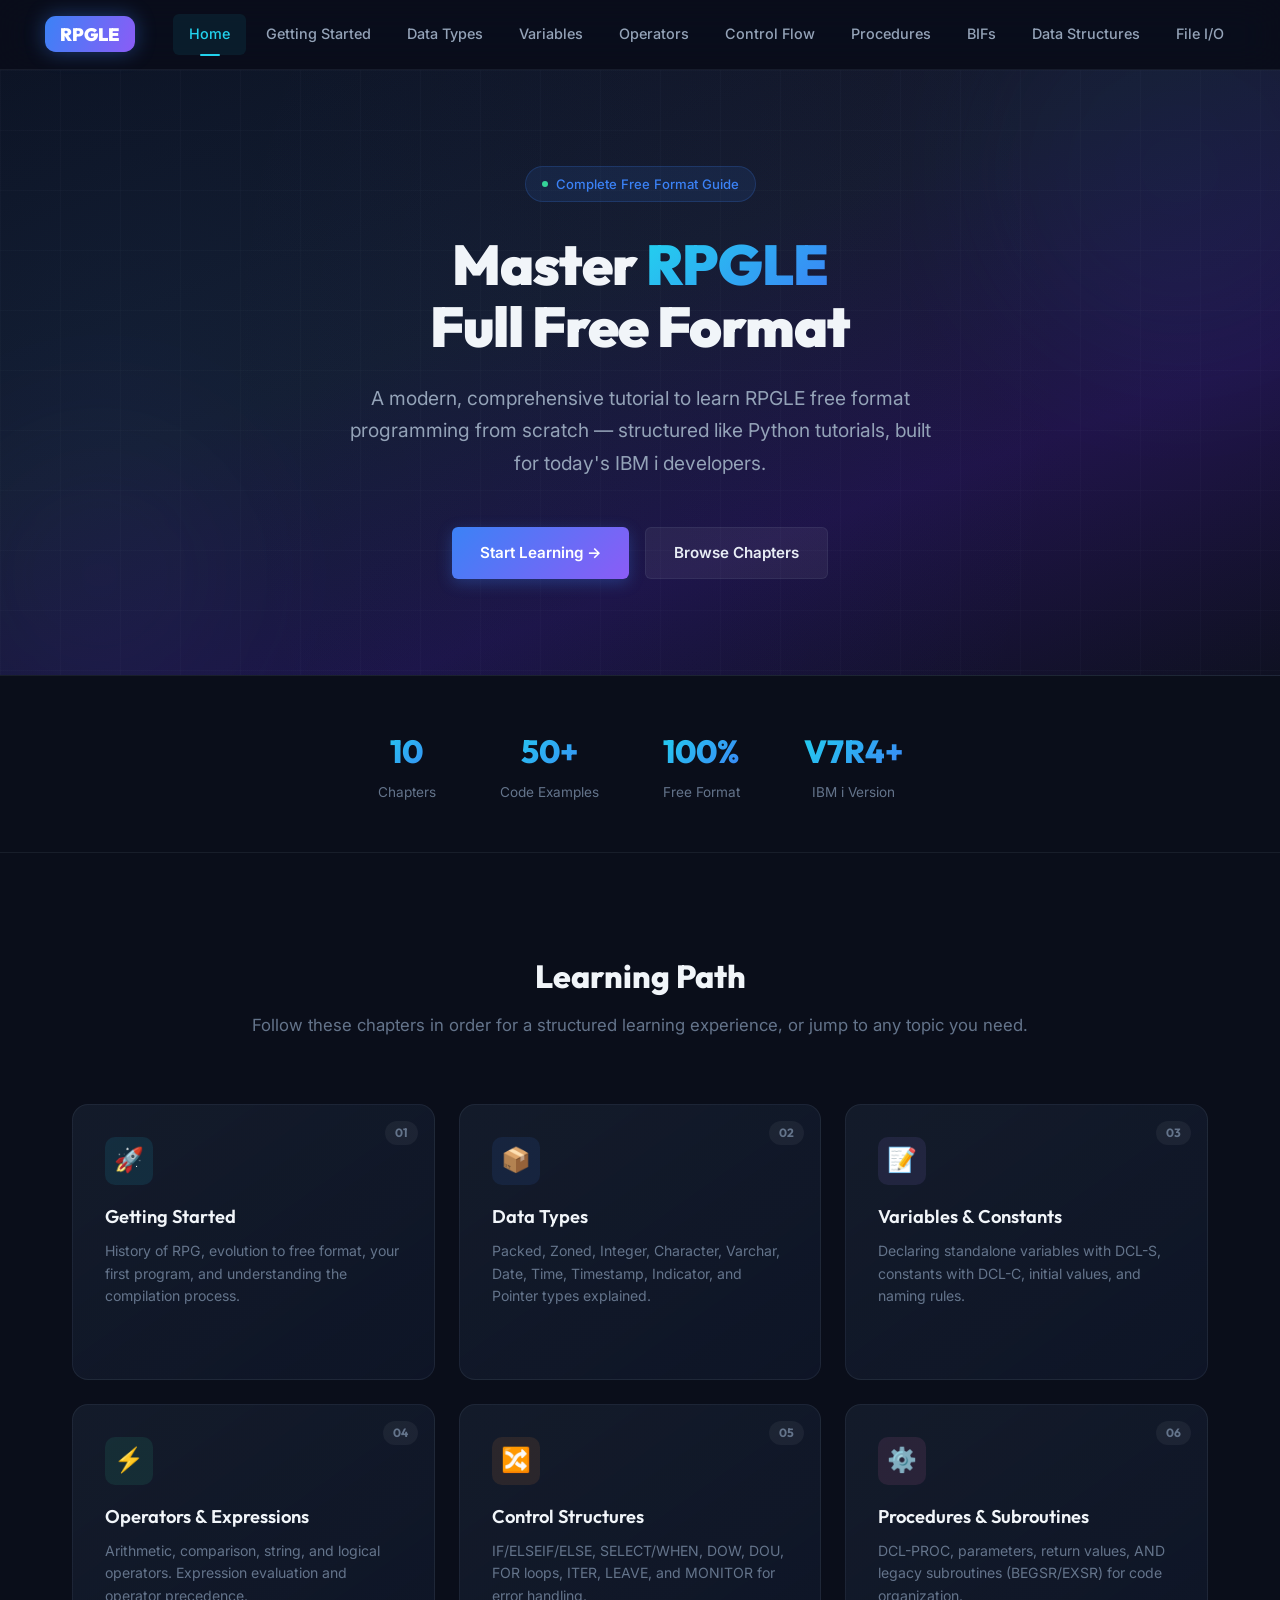
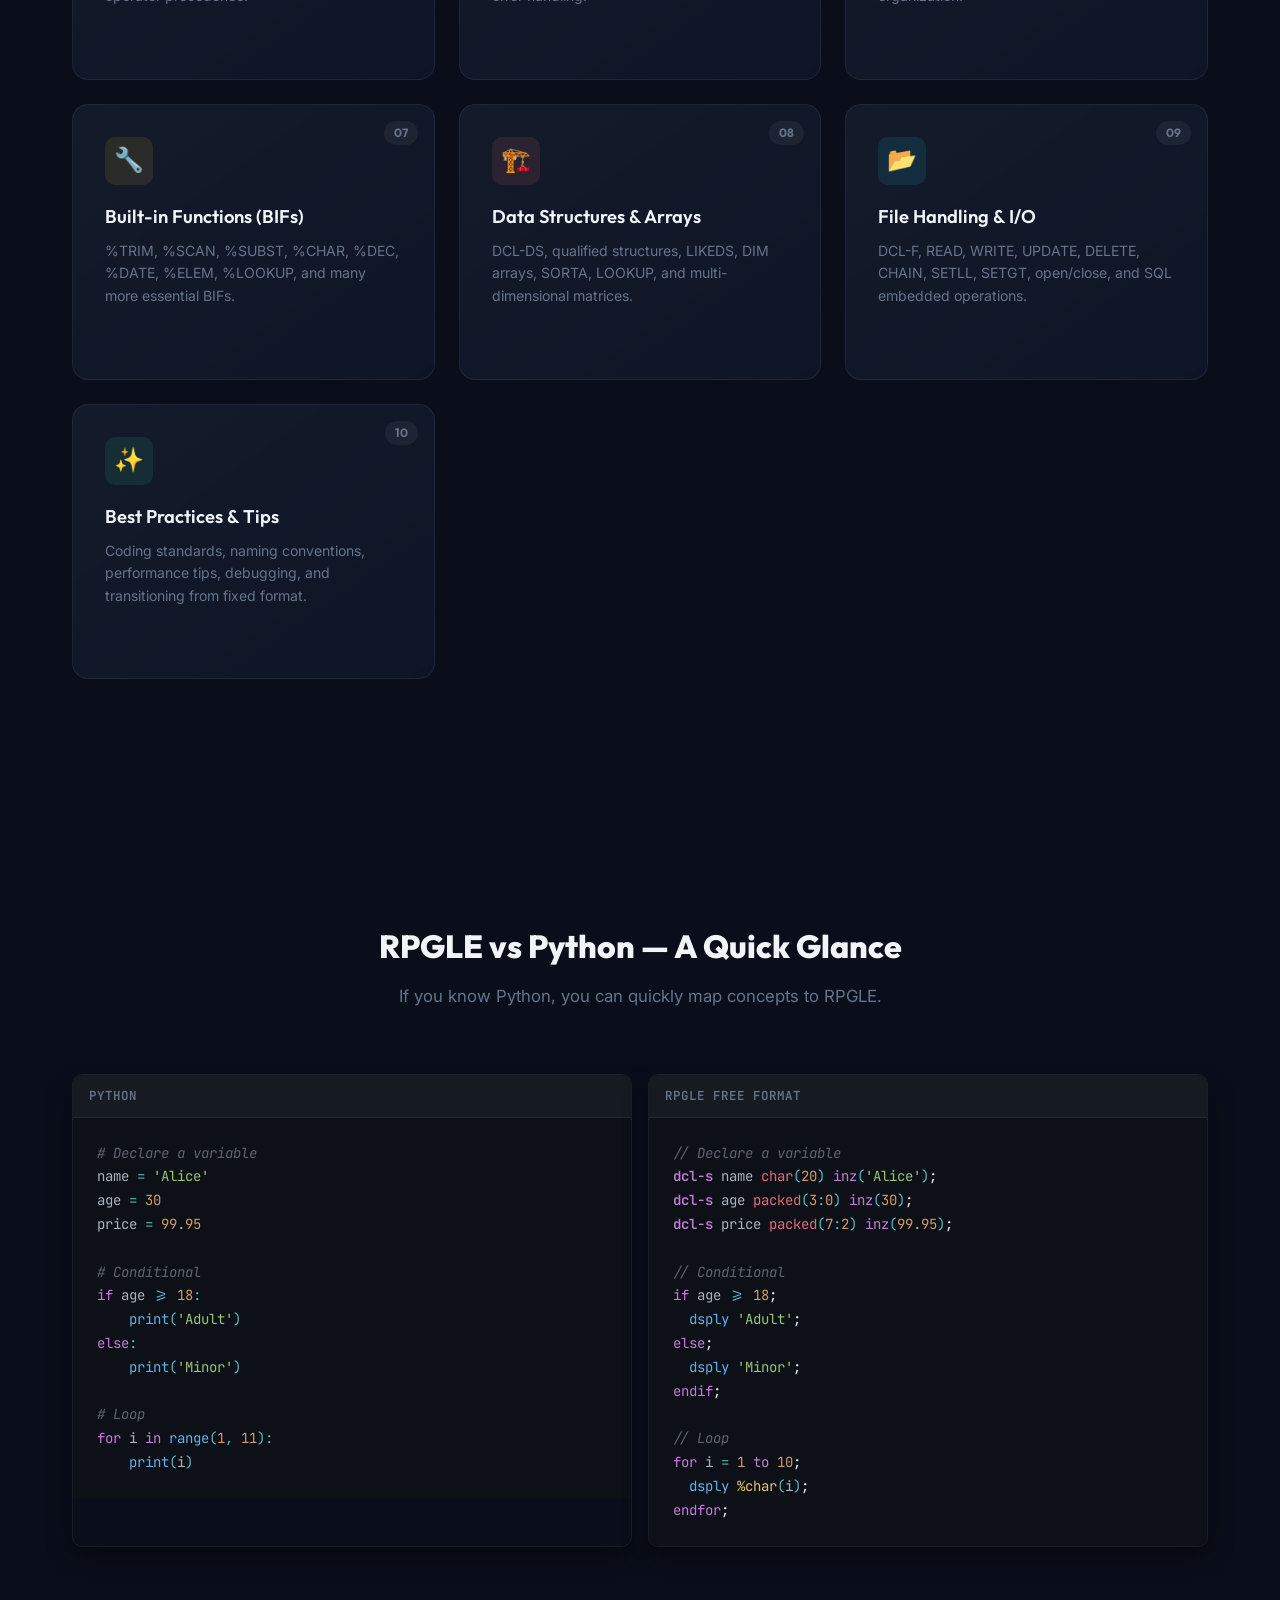
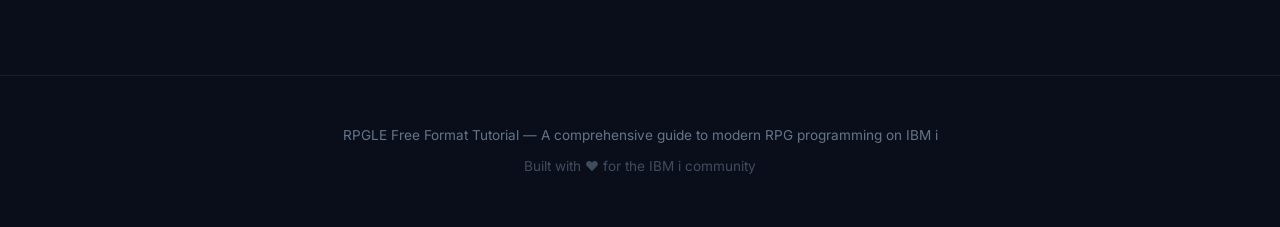
<file: index.html>
<!DOCTYPE html>
<html lang="en">

<head>
  <meta charset="UTF-8">
  <meta name="viewport" content="width=device-width, initial-scale=1.0">
  <meta name="description"
    content="Learn RPGLE Full Free Format from scratch. A comprehensive, modern tutorial covering data types, variables, control structures, procedures, built-in functions, and more.">
  <title>RPGLE Free Format — Complete Programming Tutorial</title>
  <link rel="stylesheet" href="css/style.css">
  <link rel="icon"
    href="data:image/svg+xml,<svg xmlns='http://www.w3.org/2000/svg' viewBox='0 0 100 40'><rect width='100' height='40' rx='12' fill='%233b82f6'/><text x='50%25' y='58%25' text-anchor='middle' dominant-baseline='middle' fill='white' font-family='sans-serif' font-weight='900' font-size='18'>RPGLE</text></svg>">
</head>

<body>

  <!-- Header -->
  <header class="site-header">
    <div class="header-inner">
      <a href="index.html" class="logo">
        <div class="logo-icon">
          <svg viewBox="0 0 100 40" fill="none" xmlns="http://www.w3.org/2000/svg">
            <rect width="100" height="40" rx="12" fill="url(#logo_grad)" />
            <text x="50%" y="58%" text-anchor="middle" dominant-baseline="middle" fill="white"
              font-family="Outfit, sans-serif" font-weight="900" font-size="20">RPGLE</text>
            <defs>
              <linearGradient id="logo_grad" x1="0" y1="0" x2="100" y2="40" gradientUnits="userSpaceOnUse">
                <stop stop-color="#3b82f6" />
                <stop offset="1" stop-color="#8b5cf6" />
              </linearGradient>
            </defs>
          </svg>
        </div>
      </a>
      <nav>
        <ul class="nav-links">
          <li><a href="index.html" class="active">Home</a></li>
          <li><a href="pages/getting-started.html">Getting Started</a></li>
          <li><a href="pages/data-types.html">Data Types</a></li>
          <li><a href="pages/variables.html">Variables</a></li>
          <li><a href="pages/operators.html">Operators</a></li>
          <li><a href="pages/control-structures.html">Control Flow</a></li>
          <li><a href="pages/procedures.html">Procedures</a></li>
          <li><a href="pages/built-in-functions.html">BIFs</a></li>
          <li><a href="pages/data-structures.html">Data Structures</a></li>
          <li><a href="pages/file-operations.html">File I/O</a></li>
        </ul>
      </nav>
      <button class="menu-toggle" aria-label="Toggle menu">☰</button>
    </div>
  </header>

  <main class="main-wrapper">

    <!-- Hero Section -->
    <section class="hero">
      <div class="grid-bg"></div>
      <div class="orb orb-1"></div>
      <div class="orb orb-2"></div>
      <div class="hero-content">
        <div class="hero-badge">
          <span class="dot"></span>
          Complete Free Format Guide
        </div>
        <h1>
          <span class="line">Master <span class="gradient-text">RPGLE</span></span>
          <span class="line">Full Free Format</span>
        </h1>
        <p>A modern, comprehensive tutorial to learn RPGLE free format programming from scratch — structured like Python
          tutorials, built for today's IBM i developers.</p>
        <div class="hero-actions">
          <a href="pages/getting-started.html" class="btn btn-primary">
            Start Learning →
          </a>
          <a href="#chapters" class="btn btn-secondary">
            Browse Chapters
          </a>
        </div>
      </div>
    </section>

    <!-- Stats Bar -->
    <div class="stats-bar fade-in">
      <div class="stat-item">
        <div class="stat-value">10</div>
        <div class="stat-label">Chapters</div>
      </div>
      <div class="stat-item">
        <div class="stat-value">50+</div>
        <div class="stat-label">Code Examples</div>
      </div>
      <div class="stat-item">
        <div class="stat-value">100%</div>
        <div class="stat-label">Free Format</div>
      </div>
      <div class="stat-item">
        <div class="stat-value">V7R4+</div>
        <div class="stat-label">IBM i Version</div>
      </div>
    </div>

    <!-- Chapters Grid -->
    <section class="features-section" id="chapters">
      <h2>Learning Path</h2>
      <p>Follow these chapters in order for a structured learning experience, or jump to any topic you need.</p>

      <div class="cards-grid">

        <!-- Chapter 1 -->
        <a href="pages/getting-started.html" class="topic-card card-cyan fade-in">
          <span class="card-number">01</span>
          <div class="card-icon">🚀</div>
          <h3>Getting Started</h3>
          <p>History of RPG, evolution to free format, your first program, and understanding the compilation process.
          </p>
          <div class="card-arrow">Start here →</div>
        </a>

        <!-- Chapter 2 -->
        <a href="pages/data-types.html" class="topic-card card-blue fade-in">
          <span class="card-number">02</span>
          <div class="card-icon">📦</div>
          <h3>Data Types</h3>
          <p>Packed, Zoned, Integer, Character, Varchar, Date, Time, Timestamp, Indicator, and Pointer types explained.
          </p>
          <div class="card-arrow">Learn more →</div>
        </a>

        <!-- Chapter 3 -->
        <a href="pages/variables.html" class="topic-card card-purple fade-in">
          <span class="card-number">03</span>
          <div class="card-icon">📝</div>
          <h3>Variables & Constants</h3>
          <p>Declaring standalone variables with DCL-S, constants with DCL-C, initial values, and naming rules.</p>
          <div class="card-arrow">Learn more →</div>
        </a>

        <!-- Chapter 4 -->
        <a href="pages/operators.html" class="topic-card card-green fade-in">
          <span class="card-number">04</span>
          <div class="card-icon">⚡</div>
          <h3>Operators & Expressions</h3>
          <p>Arithmetic, comparison, string, and logical operators. Expression evaluation and operator precedence.</p>
          <div class="card-arrow">Learn more →</div>
        </a>

        <!-- Chapter 5 -->
        <a href="pages/control-structures.html" class="topic-card card-orange fade-in">
          <span class="card-number">05</span>
          <div class="card-icon">🔀</div>
          <h3>Control Structures</h3>
          <p>IF/ELSEIF/ELSE, SELECT/WHEN, DOW, DOU, FOR loops, ITER, LEAVE, and MONITOR for error handling.</p>
          <div class="card-arrow">Learn more →</div>
        </a>

        <!-- Chapter 6 -->
        <a href="pages/procedures.html" class="topic-card card-pink fade-in">
          <span class="card-number">06</span>
          <div class="card-icon">⚙️</div>
          <h3>Procedures & Subroutines</h3>
          <p>DCL-PROC, parameters, return values, AND legacy subroutines (BEGSR/EXSR) for code organization.</p>
          <div class="card-arrow">Learn more →</div>
        </a>

        <!-- Chapter 7 -->
        <a href="pages/built-in-functions.html" class="topic-card card-yellow fade-in">
          <span class="card-number">07</span>
          <div class="card-icon">🔧</div>
          <h3>Built-in Functions (BIFs)</h3>
          <p>%TRIM, %SCAN, %SUBST, %CHAR, %DEC, %DATE, %ELEM, %LOOKUP, and many more essential BIFs.</p>
          <div class="card-arrow">Learn more →</div>
        </a>

        <!-- Chapter 8 -->
        <a href="pages/data-structures.html" class="topic-card card-red fade-in">
          <span class="card-number">08</span>
          <div class="card-icon">🏗️</div>
          <h3>Data Structures & Arrays</h3>
          <p>DCL-DS, qualified structures, LIKEDS, DIM arrays, SORTA, LOOKUP, and multi-dimensional matrices.</p>
          <div class="card-arrow">Learn more →</div>
        </a>

        <!-- Chapter 9 -->
        <a href="pages/file-operations.html" class="topic-card card-cyan fade-in">
          <span class="card-number">09</span>
          <div class="card-icon">📂</div>
          <h3>File Handling & I/O</h3>
          <p>DCL-F, READ, WRITE, UPDATE, DELETE, CHAIN, SETLL, SETGT, open/close, and SQL embedded operations.</p>
          <div class="card-arrow">Learn more →</div>
        </a>

        <!-- Chapter 10 -->
        <a href="pages/best-practices.html" class="topic-card card-green fade-in">
          <span class="card-number">10</span>
          <div class="card-icon">✨</div>
          <h3>Best Practices & Tips</h3>
          <p>Coding standards, naming conventions, performance tips, debugging, and transitioning from fixed format.</p>
          <div class="card-arrow">Learn more →</div>
        </a>

      </div>
    </section>

    <!-- Quick Comparison Section -->
    <section class="features-section">
      <h2>RPGLE vs Python — A Quick Glance</h2>
      <p>If you know Python, you can quickly map concepts to RPGLE.</p>

      <div class="comparison-wrapper fade-in">
        <div class="code-block">
          <div class="code-header">
            <span class="code-lang">Python</span>
          </div>
          <div class="code-content">
            <pre><span class="cm"># Declare a variable</span>
<span class="id">name</span> <span class="op">=</span> <span class="st">'Alice'</span>
<span class="id">age</span> <span class="op">=</span> <span class="nm">30</span>
<span class="id">price</span> <span class="op">=</span> <span class="nm">99.95</span>

<span class="cm"># Conditional</span>
<span class="kw">if</span> <span class="id">age</span> <span class="op">>=</span> <span class="nm">18</span><span class="op">:</span>
    <span class="fn">print</span><span class="op">(</span><span class="st">'Adult'</span><span class="op">)</span>
<span class="kw">else</span><span class="op">:</span>
    <span class="fn">print</span><span class="op">(</span><span class="st">'Minor'</span><span class="op">)</span>

<span class="cm"># Loop</span>
<span class="kw">for</span> <span class="id">i</span> <span class="kw">in</span> <span class="fn">range</span><span class="op">(</span><span class="nm">1</span><span class="op">,</span> <span class="nm">11</span><span class="op">):</span>
    <span class="fn">print</span><span class="op">(</span><span class="id">i</span><span class="op">)</span></pre>
          </div>
        </div>

        <div class="code-block">
          <div class="code-header">
            <span class="code-lang">RPGLE Free Format</span>
          </div>
          <div class="code-content">
            <pre><span class="cm">// Declare a variable</span>
<span class="dc">dcl-s</span> <span class="id">name</span> <span class="dt">char</span><span class="op">(</span><span class="nm">20</span><span class="op">)</span> <span class="kw">inz</span><span class="op">(</span><span class="st">'Alice'</span><span class="op">)</span>;
<span class="dc">dcl-s</span> <span class="id">age</span> <span class="dt">packed</span><span class="op">(</span><span class="nm">3</span><span class="op">:</span><span class="nm">0</span><span class="op">)</span> <span class="kw">inz</span><span class="op">(</span><span class="nm">30</span><span class="op">)</span>;
<span class="dc">dcl-s</span> <span class="id">price</span> <span class="dt">packed</span><span class="op">(</span><span class="nm">7</span><span class="op">:</span><span class="nm">2</span><span class="op">)</span> <span class="kw">inz</span><span class="op">(</span><span class="nm">99.95</span><span class="op">)</span>;

<span class="cm">// Conditional</span>
<span class="kw">if</span> <span class="id">age</span> <span class="op">>=</span> <span class="nm">18</span>;
  <span class="fn">dsply</span> <span class="st">'Adult'</span>;
<span class="kw">else</span>;
  <span class="fn">dsply</span> <span class="st">'Minor'</span>;
<span class="kw">endif</span>;

<span class="cm">// Loop</span>
<span class="kw">for</span> <span class="id">i</span> <span class="op">=</span> <span class="nm">1</span> <span class="kw">to</span> <span class="nm">10</span>;
  <span class="fn">dsply</span> <span class="bi">%char</span><span class="op">(</span><span class="id">i</span><span class="op">)</span>;
<span class="kw">endfor</span>;</pre>
          </div>
        </div>
      </div>
    </section>

  </main>

  <!-- Footer -->
  <footer class="site-footer">
    <div class="footer-inner">
      <p>RPGLE Free Format Tutorial — A comprehensive guide to modern RPG programming on IBM i</p>
      <p style="margin-top: 8px; opacity: 0.6;">Built with ❤️ for the IBM i community</p>
    </div>
  </footer>

  <!-- Back to Top -->
  <button class="back-to-top" aria-label="Back to top">↑</button>

  <script src="js/main.js"></script>
</body>

</html>
</file>
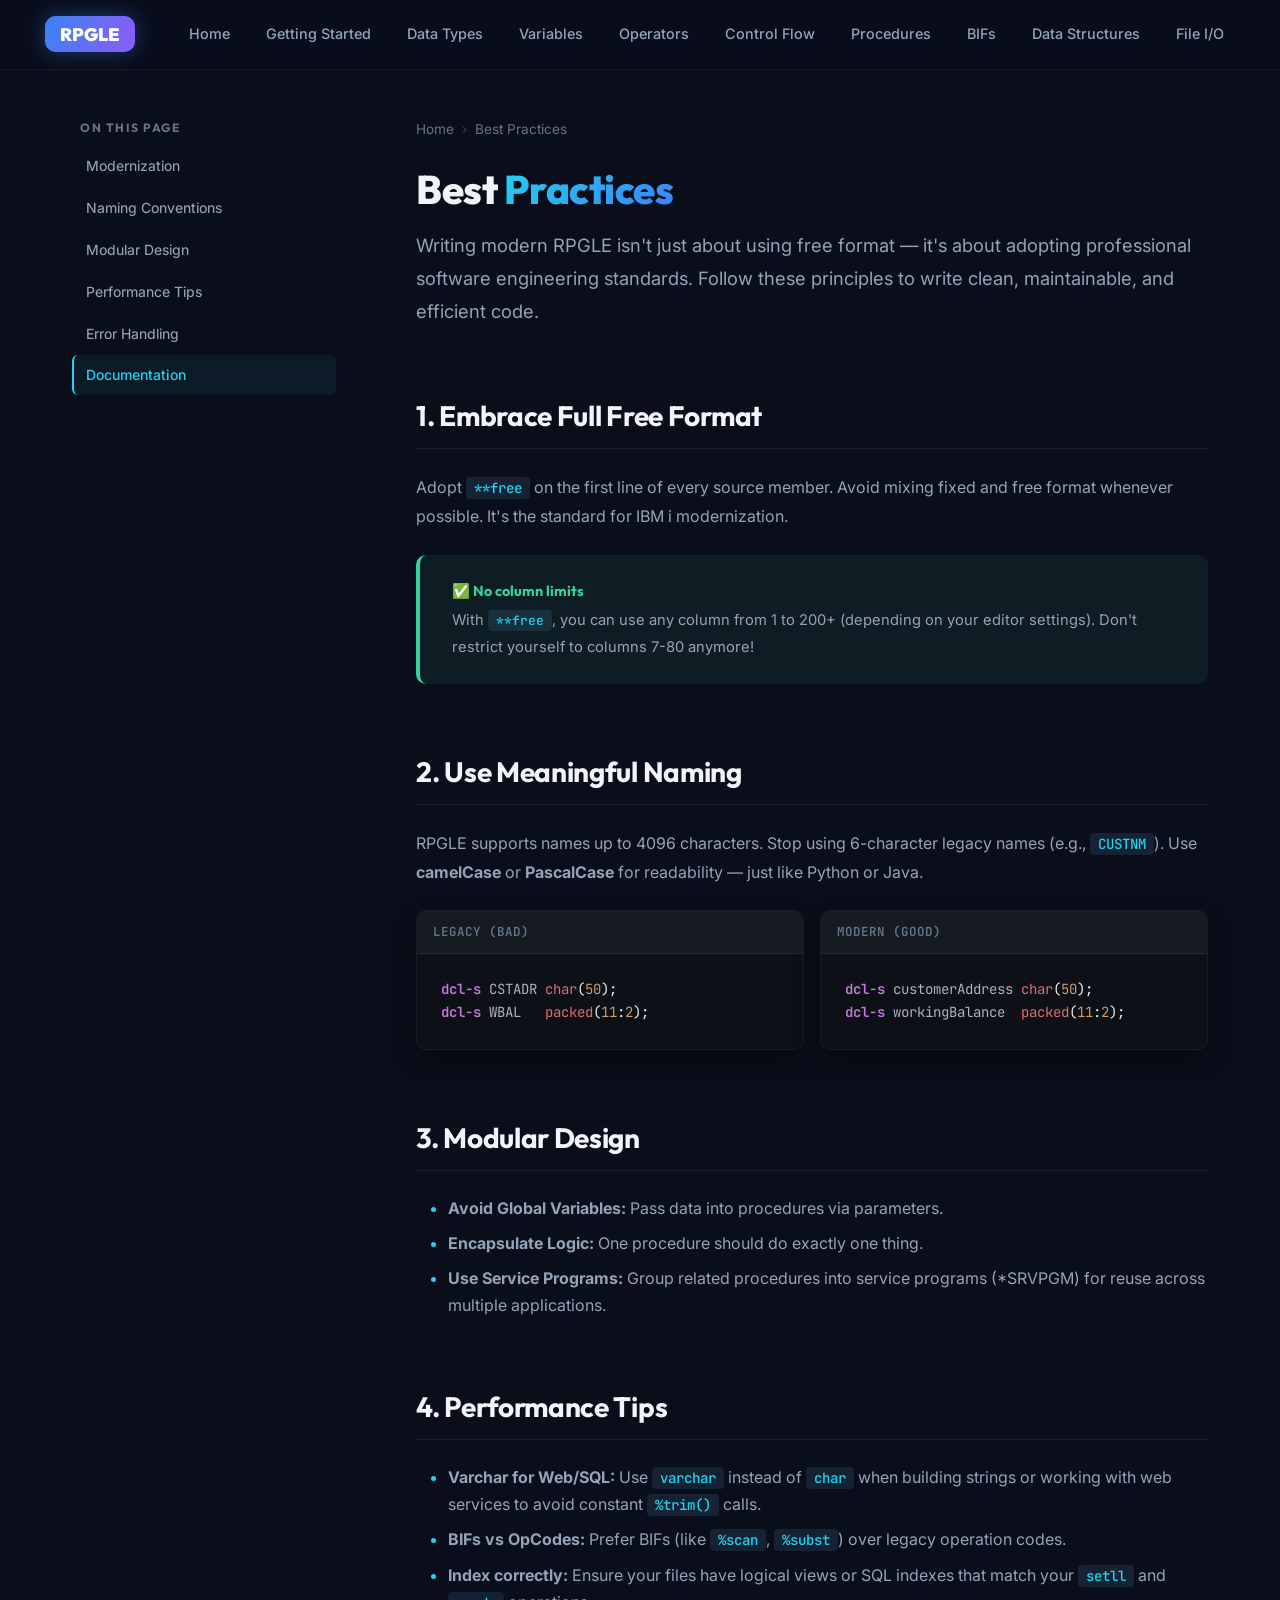
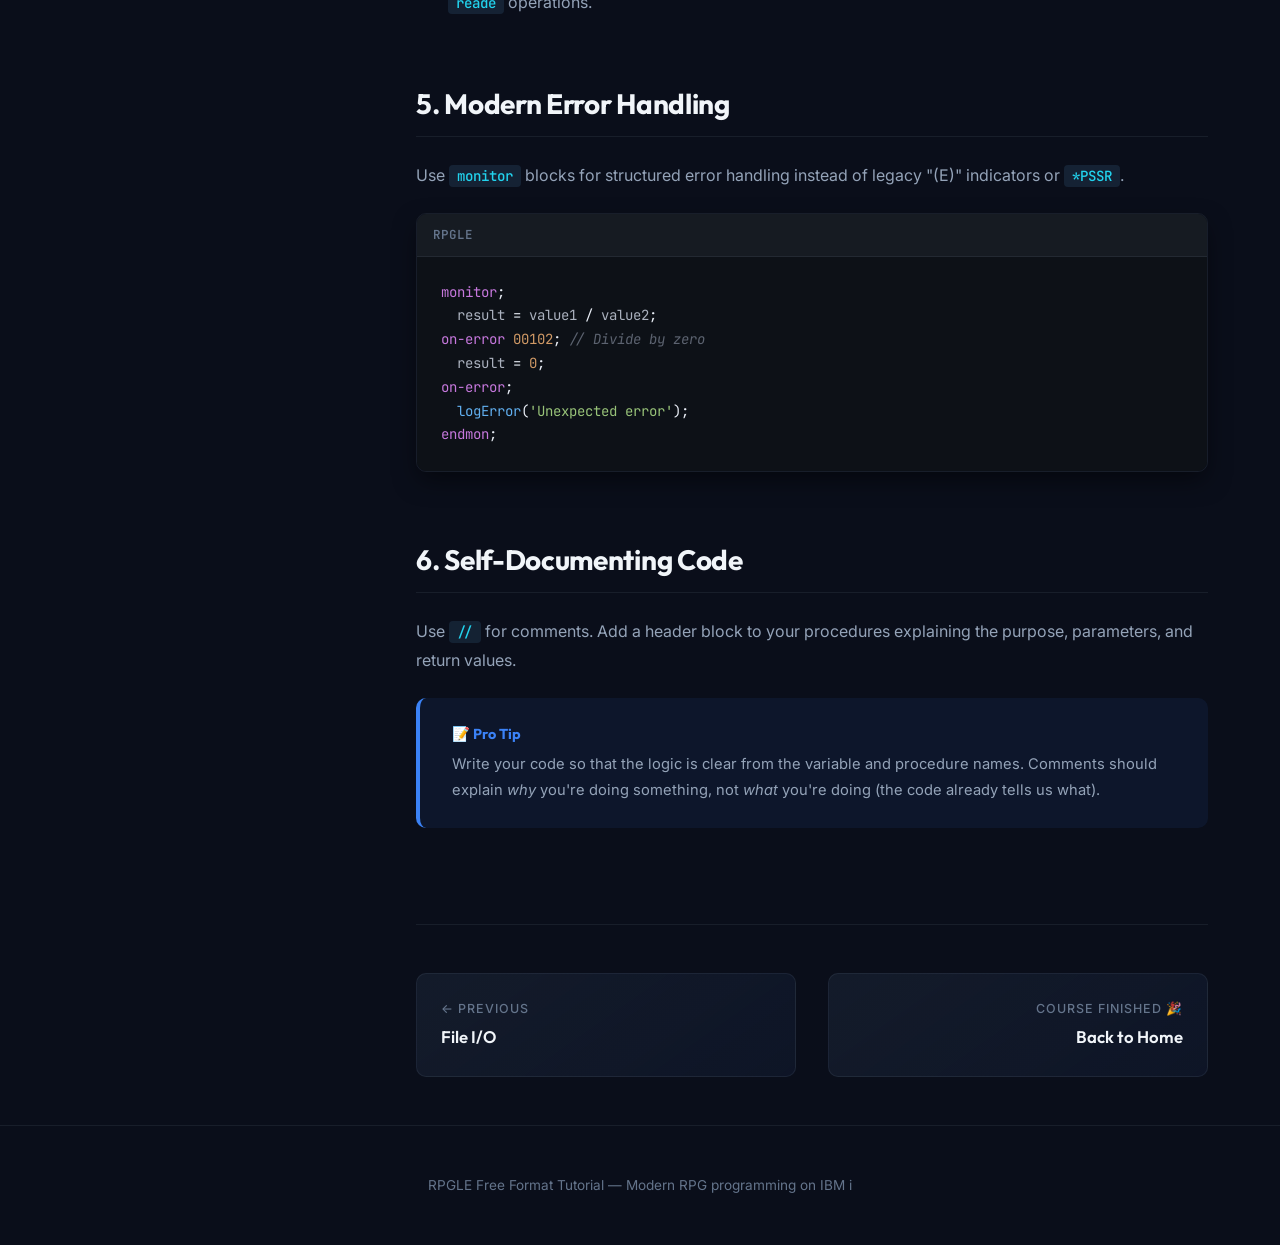
<file: pages/best-practices.html>
<!DOCTYPE html>
<html lang="en">

<head>
    <meta charset="UTF-8">
    <meta name="viewport" content="width=device-width, initial-scale=1.0">
    <meta name="description"
        content="RPGLE Best Practices: Coding standards, naming conventions, performance tips, and modernizing legacy RPG code.">
    <title>Best Practices — RPGLE Free Format Tutorial</title>
    <link rel="stylesheet" href="../css/style.css">
</head>

<body>
    <header class="site-header">
        <div class="header-inner">
            <a href="../index.html" class="logo">
                <div class="logo-icon">
                    <svg viewBox="0 0 100 40" fill="none" xmlns="http://www.w3.org/2000/svg">
                        <rect width="100" height="40" rx="12" fill="url(#logo_grad)" />
                        <text x="50%" y="58%" text-anchor="middle" dominant-baseline="middle" fill="white"
                            font-family="Outfit, sans-serif" font-weight="900" font-size="20">RPGLE</text>
                        <defs>
                            <linearGradient id="logo_grad" x1="0" y1="0" x2="100" y2="40"
                                gradientUnits="userSpaceOnUse">
                                <stop stop-color="#3b82f6" />
                                <stop offset="1" stop-color="#8b5cf6" />
                            </linearGradient>
                        </defs>
                    </svg>
                </div>
            </a>
            <nav>
                <ul class="nav-links">
                    <li><a href="../index.html">Home</a></li>
                    <li><a href="getting-started.html">Getting Started</a></li>
                    <li><a href="data-types.html">Data Types</a></li>
                    <li><a href="variables.html">Variables</a></li>
                    <li><a href="operators.html">Operators</a></li>
                    <li><a href="control-structures.html">Control Flow</a></li>
                    <li><a href="procedures.html">Procedures</a></li>
                    <li><a href="built-in-functions.html">BIFs</a></li>
                    <li><a href="data-structures.html">Data Structures</a></li>
                    <li><a href="file-operations.html">File I/O</a></li>
                </ul>
            </nav>
            <button class="menu-toggle" aria-label="Toggle menu">☰</button>
        </div>
    </header>

    <main class="main-wrapper">
        <div class="page-layout">
            <aside class="sidebar">
                <div class="sidebar-section">
                    <div class="sidebar-title">On This Page</div>
                    <ul class="sidebar-links">
                        <li><a href="#modernization">Modernization</a></li>
                        <li><a href="#naming">Naming Conventions</a></li>
                        <li><a href="#modular">Modular Design</a></li>
                        <li><a href="#performance">Performance Tips</a></li>
                        <li><a href="#error-handling">Error Handling</a></li>
                        <li><a href="#comments">Documentation</a></li>
                    </ul>
                </div>
            </aside>

            <article class="content">
                <div class="breadcrumb"><a href="../index.html">Home</a><span class="sep">›</span><span>Best
                        Practices</span></div>
                <h1>Best <span class="gradient-text">Practices</span></h1>
                <p class="lead">Writing modern RPGLE isn't just about using free format — it's about adopting
                    professional software engineering standards. Follow these principles to write clean, maintainable,
                    and efficient code.</p>

                <h2 id="modernization">1. Embrace Full Free Format</h2>
                <p>Adopt <code>**free</code> on the first line of every source member. Avoid mixing fixed and free
                    format whenever possible. It's the standard for IBM i modernization.</p>
                <div class="info-box tip">
                    <div class="box-title">✅ No column limits</div>
                    <p>With <code>**free</code>, you can use any column from 1 to 200+ (depending on your editor
                        settings). Don't restrict yourself to columns 7-80 anymore!</p>
                </div>

                <h2 id="naming">2. Use Meaningful Naming</h2>
                <p>RPGLE supports names up to 4096 characters. Stop using 6-character legacy names (e.g.,
                    <code>CUSTNM</code>). Use <strong>camelCase</strong> or <strong>PascalCase</strong> for readability
                    — just like Python or Java.
                </p>
                <div class="comparison-wrapper fade-in">
                    <div class="code-block">
                        <div class="code-header"><span class="code-lang">Legacy (Bad)</span></div>
                        <div class="code-content">
                            <pre><span class="dc">dcl-s</span> <span class="id">CSTADR</span> <span class="dt">char</span>(<span class="nm">50</span>);
<span class="dc">dcl-s</span> <span class="id">WBAL</span>   <span class="dt">packed</span>(<span class="nm">11</span>:<span class="nm">2</span>);</pre>
                        </div>
                    </div>
                    <div class="code-block">
                        <div class="code-header"><span class="code-lang">Modern (Good)</span></div>
                        <div class="code-content">
                            <pre><span class="dc">dcl-s</span> <span class="id">customerAddress</span> <span class="dt">char</span>(<span class="nm">50</span>);
<span class="dc">dcl-s</span> <span class="id">workingBalance</span>  <span class="dt">packed</span>(<span class="nm">11</span>:<span class="nm">2</span>);</pre>
                        </div>
                    </div>
                </div>

                <h2 id="modular">3. Modular Design</h2>
                <ul>
                    <li><strong>Avoid Global Variables:</strong> Pass data into procedures via parameters.</li>
                    <li><strong>Encapsulate Logic:</strong> One procedure should do exactly one thing.</li>
                    <li><strong>Use Service Programs:</strong> Group related procedures into service programs (*SRVPGM)
                        for reuse across multiple applications.</li>
                </ul>

                <h2 id="performance">4. Performance Tips</h2>
                <ul>
                    <li><strong>Varchar for Web/SQL:</strong> Use <code>varchar</code> instead of <code>char</code> when
                        building strings or working with web services to avoid constant <code>%trim()</code> calls.</li>
                    <li><strong>BIFs vs OpCodes:</strong> Prefer BIFs (like <code>%scan</code>, <code>%subst</code>)
                        over legacy operation codes.</li>
                    <li><strong>Index correctly:</strong> Ensure your files have logical views or SQL indexes that match
                        your <code>setll</code> and <code>reade</code> operations.</li>
                </ul>

                <h2 id="error-handling">5. Modern Error Handling</h2>
                <p>Use <code>monitor</code> blocks for structured error handling instead of legacy "(E)" indicators or
                    <code>*PSSR</code>.
                </p>
                <div class="code-block">
                    <div class="code-header"><span class="code-lang">RPGLE</span></div>
                    <div class="code-content">
                        <pre><span class="kw">monitor</span>;
  <span class="id">result</span> = <span class="id">value1</span> / <span class="id">value2</span>;
<span class="kw">on-error</span> <span class="nm">00102</span>; <span class="cm">// Divide by zero</span>
  <span class="id">result</span> = <span class="nm">0</span>;
<span class="kw">on-error</span>;
  <span class="fn">logError</span>(<span class="st">'Unexpected error'</span>);
<span class="kw">endmon</span>;</pre>
                    </div>
                </div>

                <h2 id="comments">6. Self-Documenting Code</h2>
                <p>Use <code>//</code> for comments. Add a header block to your procedures explaining the purpose,
                    parameters, and return values.</p>
                <div class="info-box note">
                    <div class="box-title">📝 Pro Tip</div>
                    <p>Write your code so that the logic is clear from the variable and procedure names. Comments should
                        explain <em>why</em> you're doing something, not <em>what</em> you're doing (the code already
                        tells us what).</p>
                </div>

                <div class="chapter-nav">
                    <a href="file-operations.html" class="chapter-link prev"><span class="label">← Previous</span><span
                            class="title">File I/O</span></a>
                    <a href="../index.html" class="chapter-link next"><span class="label">Course Finished 🎉</span><span
                            class="title">Back to Home</span></a>
                </div>
            </article>
        </div>
    </main>
    <footer class="site-footer">
        <div class="footer-inner">
            <p>RPGLE Free Format Tutorial — Modern RPG programming on IBM i</p>
        </div>
    </footer>
    <button class="back-to-top" aria-label="Back to top">↑</button>
    <script src="../js/main.js"></script>
</body>

</html>
</file>
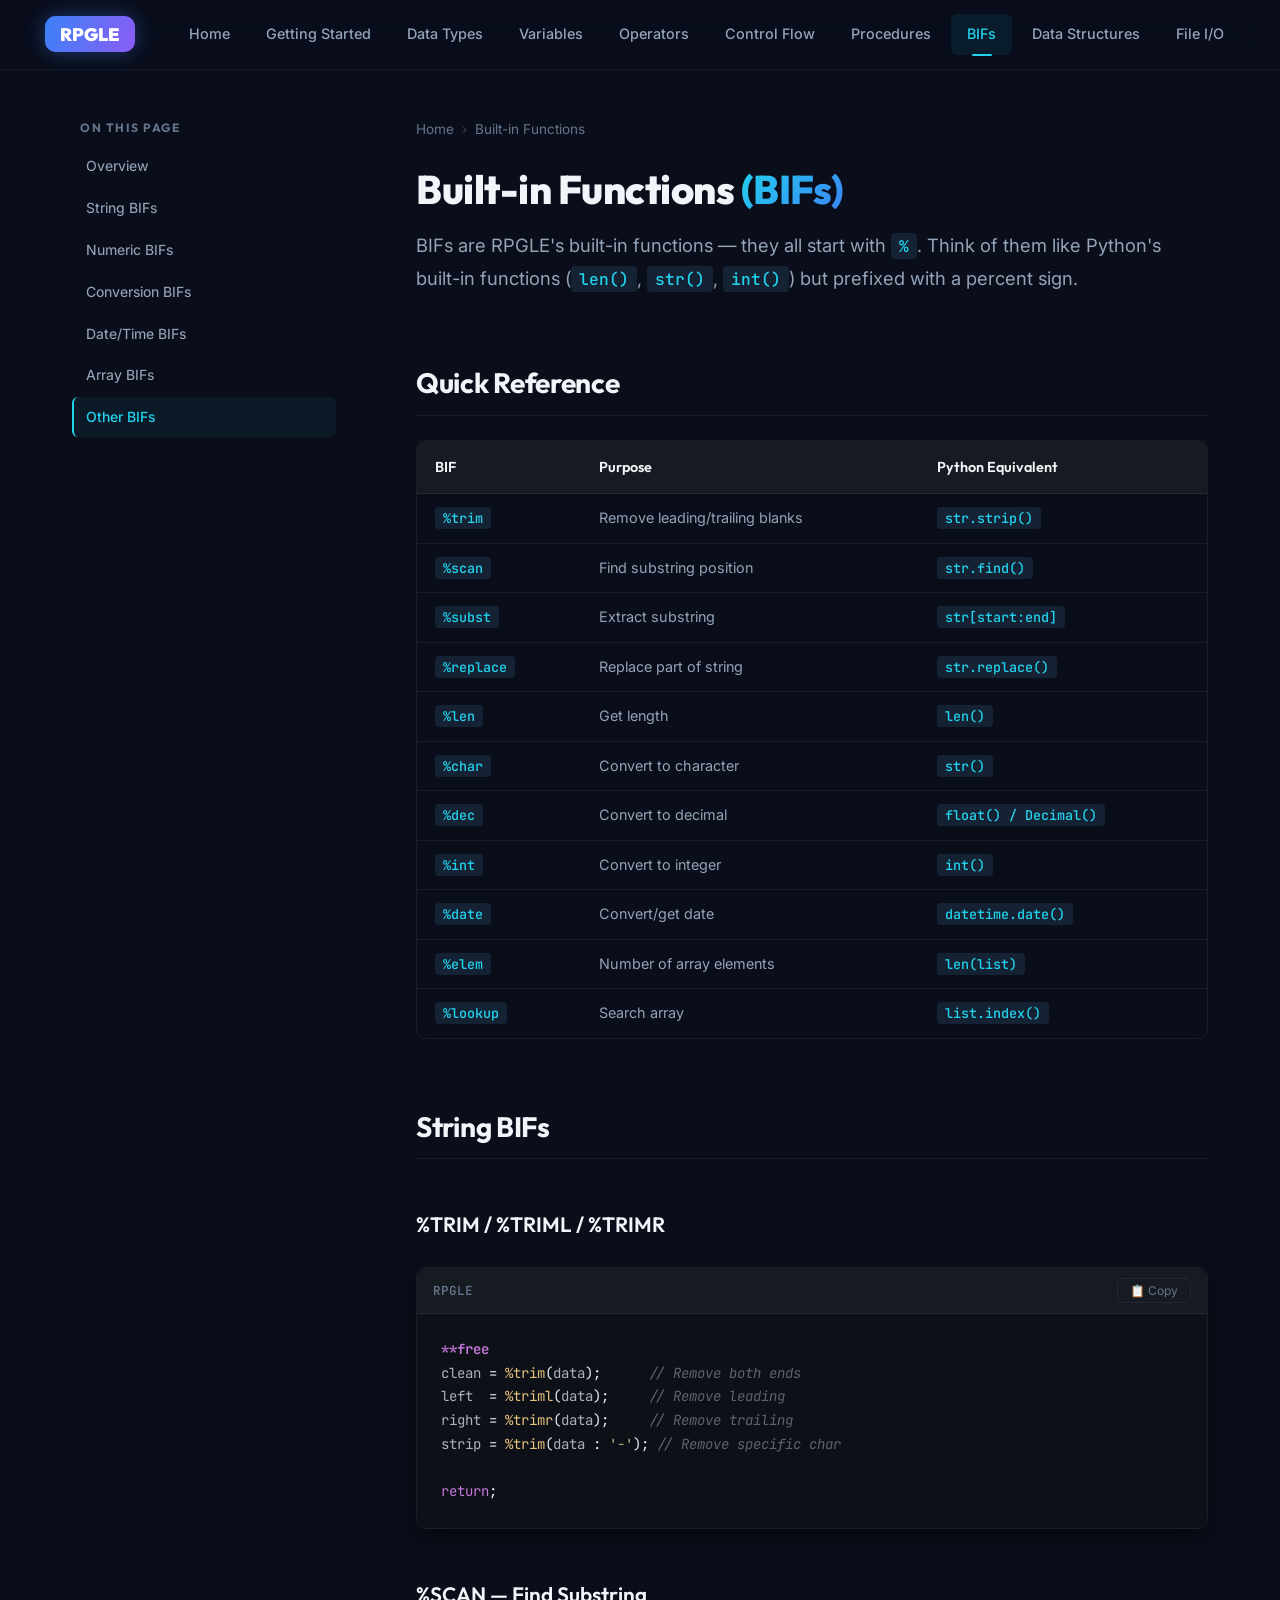
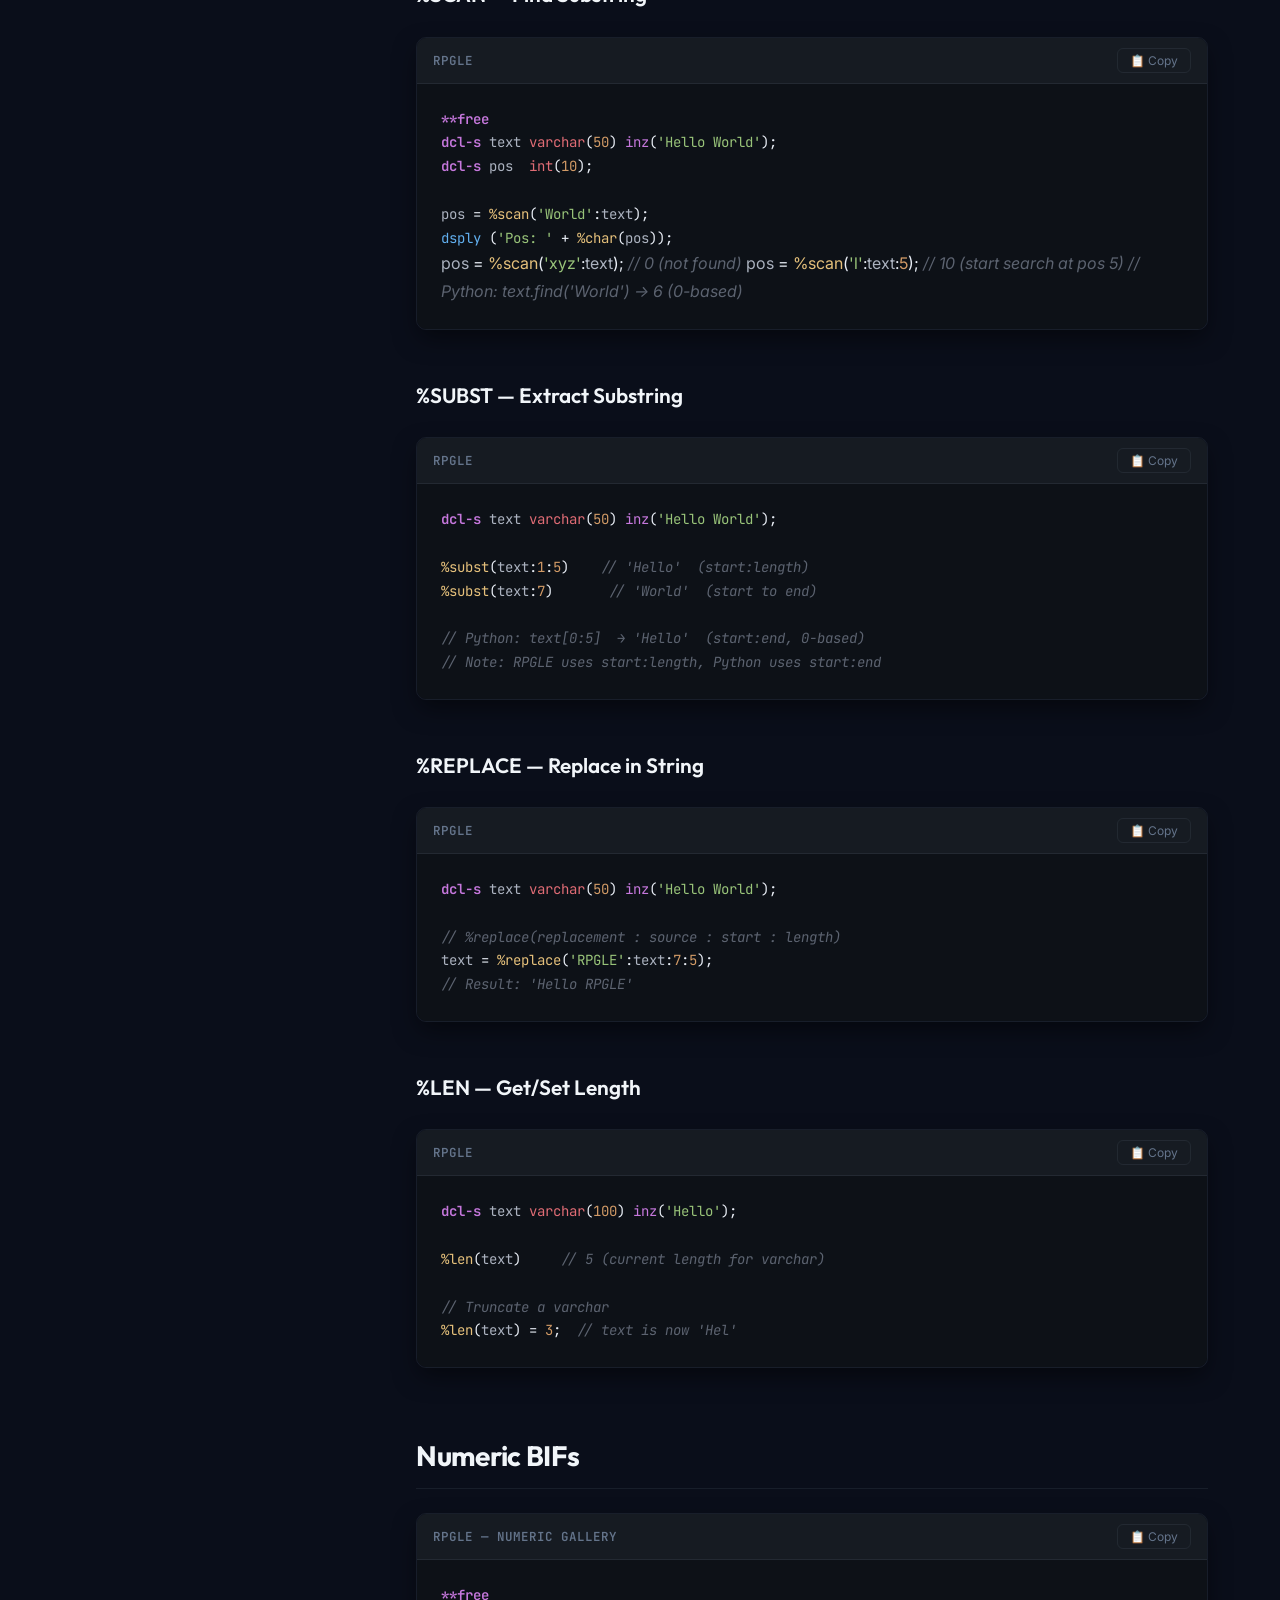
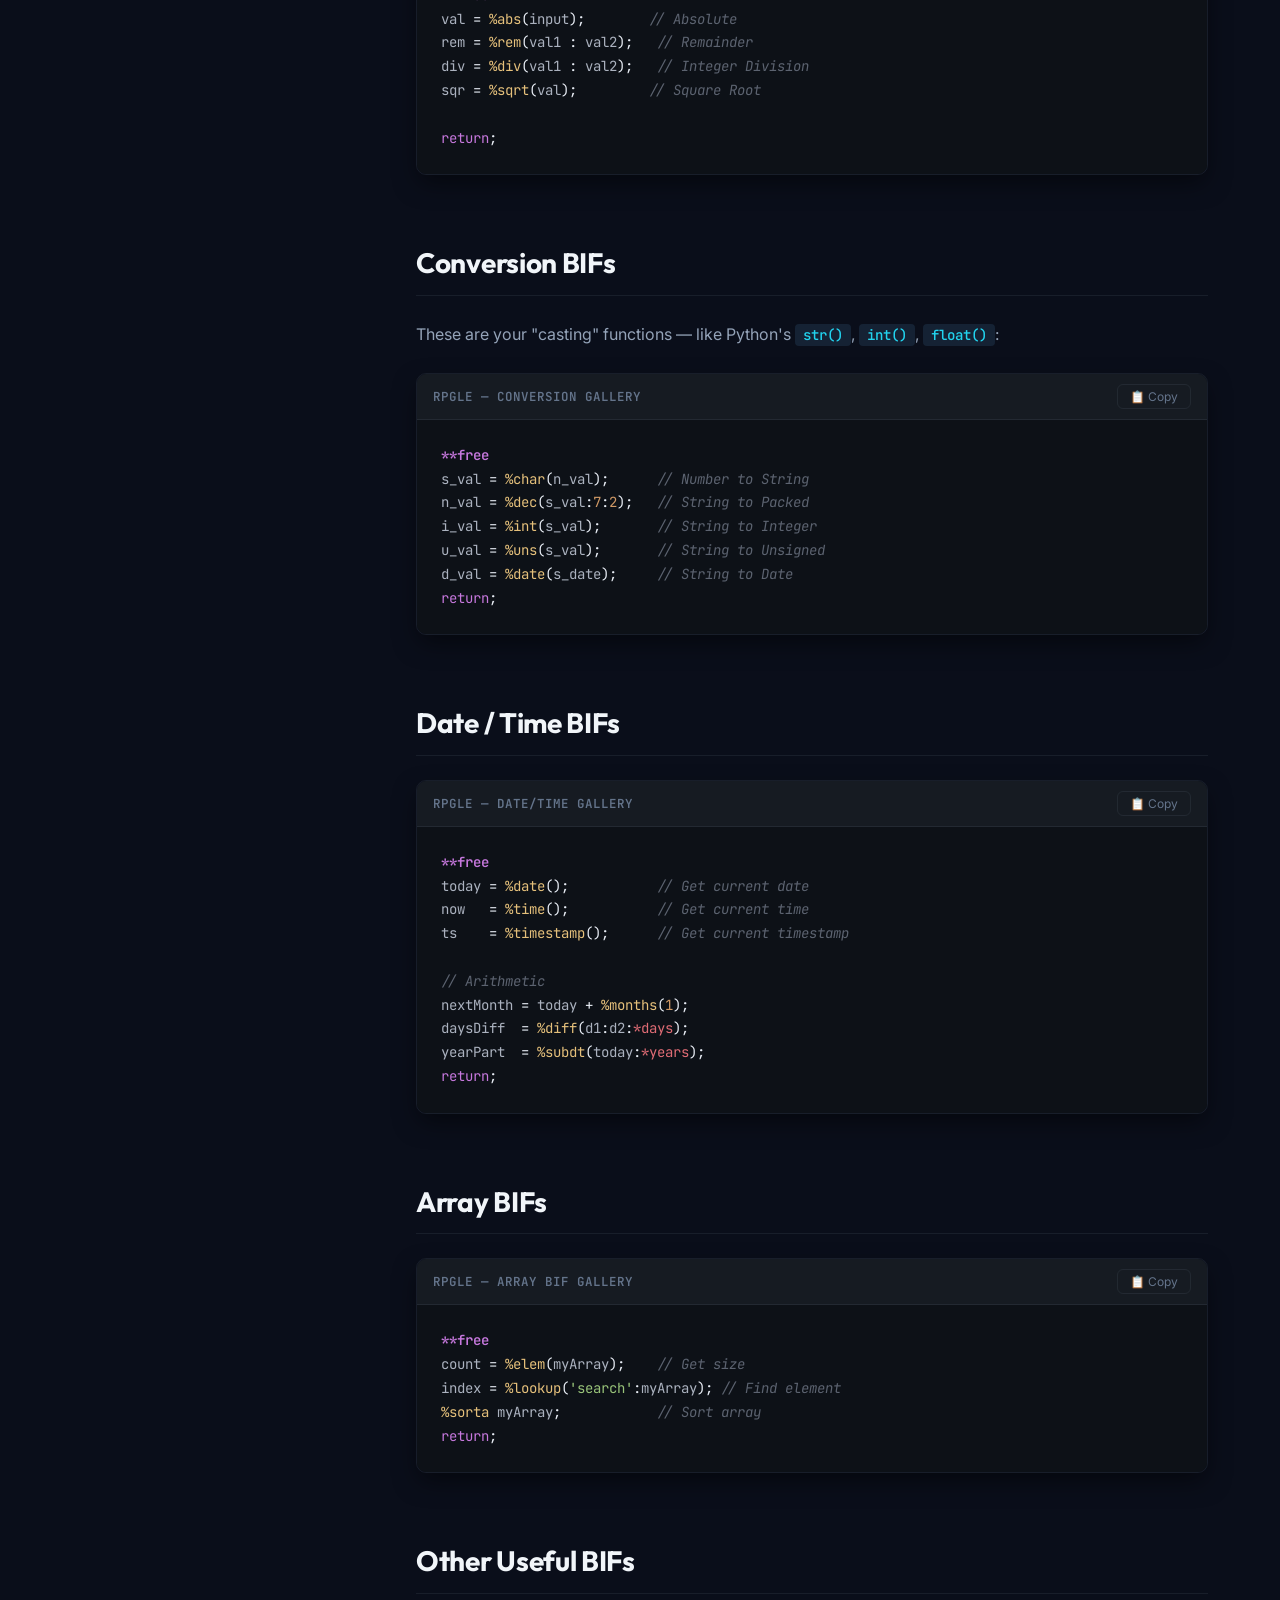
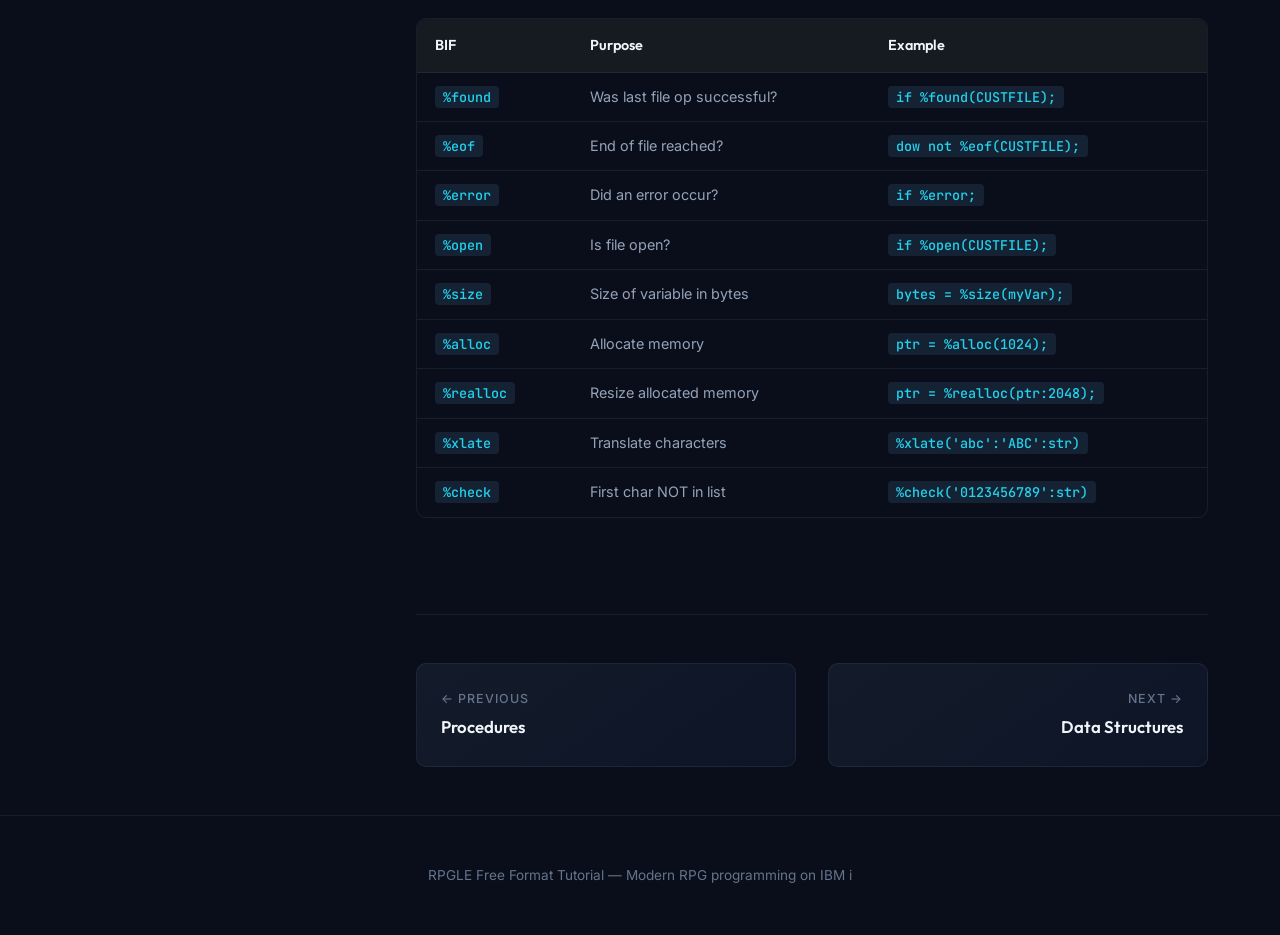
<file: pages/built-in-functions.html>
<!DOCTYPE html>
<html lang="en">

<head>
    <meta charset="UTF-8">
    <meta name="viewport" content="width=device-width, initial-scale=1.0">
    <meta name="description"
        content="Essential RPGLE Built-in Functions (BIFs): %TRIM, %SCAN, %SUBST, %CHAR, %DEC, %DATE, %ELEM, %LOOKUP, %REPLACE, and more.">
    <title>Built-in Functions — RPGLE Free Format Tutorial</title>
    <link rel="stylesheet" href="../css/style.css">
</head>

<body>
    <header class="site-header">
        <div class="header-inner">
            <a href="../index.html" class="logo">
                <div class="logo-icon">
                    <svg viewBox="0 0 100 40" fill="none" xmlns="http://www.w3.org/2000/svg">
                        <rect width="100" height="40" rx="12" fill="url(#logo_grad)" />
                        <text x="50%" y="58%" text-anchor="middle" dominant-baseline="middle" fill="white"
                            font-family="Outfit, sans-serif" font-weight="900" font-size="20">RPGLE</text>
                        <defs>
                            <linearGradient id="logo_grad" x1="0" y1="0" x2="100" y2="40"
                                gradientUnits="userSpaceOnUse">
                                <stop stop-color="#3b82f6" />
                                <stop offset="1" stop-color="#8b5cf6" />
                            </linearGradient>
                        </defs>
                    </svg>
                </div>
            </a>
            <nav>
                <ul class="nav-links">
                    <li><a href="../index.html">Home</a></li>
                    <li><a href="getting-started.html">Getting Started</a></li>
                    <li><a href="data-types.html">Data Types</a></li>
                    <li><a href="variables.html">Variables</a></li>
                    <li><a href="operators.html">Operators</a></li>
                    <li><a href="control-structures.html">Control Flow</a></li>
                    <li><a href="procedures.html">Procedures</a></li>
                    <li><a href="built-in-functions.html" class="active">BIFs</a></li>
                    <li><a href="data-structures.html">Data Structures</a></li>
                    <li><a href="file-operations.html">File I/O</a></li>
                </ul>
            </nav>
            <button class="menu-toggle" aria-label="Toggle menu">☰</button>
        </div>
    </header>

    <main class="main-wrapper">
        <div class="page-layout">
            <aside class="sidebar">
                <div class="sidebar-section">
                    <div class="sidebar-title">On This Page</div>
                    <ul class="sidebar-links">
                        <li><a href="#overview">Overview</a></li>
                        <li><a href="#string-bifs">String BIFs</a></li>
                        <li><a href="#numeric-bifs">Numeric BIFs</a></li>
                        <li><a href="#conversion-bifs">Conversion BIFs</a></li>
                        <li><a href="#date-bifs">Date/Time BIFs</a></li>
                        <li><a href="#array-bifs">Array BIFs</a></li>
                        <li><a href="#other-bifs">Other BIFs</a></li>
                    </ul>
                </div>
            </aside>

            <article class="content">
                <div class="breadcrumb"><a href="../index.html">Home</a><span class="sep">›</span><span>Built-in
                        Functions</span></div>
                <h1>Built-in Functions <span class="gradient-text">(BIFs)</span></h1>
                <p class="lead">BIFs are RPGLE's built-in functions — they all start with <code>%</code>. Think of them
                    like Python's built-in functions (<code>len()</code>, <code>str()</code>, <code>int()</code>) but
                    prefixed with a percent sign.</p>

                <h2 id="overview">Quick Reference</h2>
                <table class="comparison-table">
                    <thead>
                        <tr>
                            <th>BIF</th>
                            <th>Purpose</th>
                            <th>Python Equivalent</th>
                        </tr>
                    </thead>
                    <tbody>
                        <tr>
                            <td><code>%trim</code></td>
                            <td>Remove leading/trailing blanks</td>
                            <td><code>str.strip()</code></td>
                        </tr>
                        <tr>
                            <td><code>%scan</code></td>
                            <td>Find substring position</td>
                            <td><code>str.find()</code></td>
                        </tr>
                        <tr>
                            <td><code>%subst</code></td>
                            <td>Extract substring</td>
                            <td><code>str[start:end]</code></td>
                        </tr>
                        <tr>
                            <td><code>%replace</code></td>
                            <td>Replace part of string</td>
                            <td><code>str.replace()</code></td>
                        </tr>
                        <tr>
                            <td><code>%len</code></td>
                            <td>Get length</td>
                            <td><code>len()</code></td>
                        </tr>
                        <tr>
                            <td><code>%char</code></td>
                            <td>Convert to character</td>
                            <td><code>str()</code></td>
                        </tr>
                        <tr>
                            <td><code>%dec</code></td>
                            <td>Convert to decimal</td>
                            <td><code>float() / Decimal()</code></td>
                        </tr>
                        <tr>
                            <td><code>%int</code></td>
                            <td>Convert to integer</td>
                            <td><code>int()</code></td>
                        </tr>
                        <tr>
                            <td><code>%date</code></td>
                            <td>Convert/get date</td>
                            <td><code>datetime.date()</code></td>
                        </tr>
                        <tr>
                            <td><code>%elem</code></td>
                            <td>Number of array elements</td>
                            <td><code>len(list)</code></td>
                        </tr>
                        <tr>
                            <td><code>%lookup</code></td>
                            <td>Search array</td>
                            <td><code>list.index()</code></td>
                        </tr>
                    </tbody>
                </table>

                <h2 id="string-bifs">String BIFs</h2>

                <h3>%TRIM / %TRIML / %TRIMR</h3>
                <div class="code-block">
                    <div class="code-header"><span class="code-lang">RPGLE</span><button class="copy-btn">📋
                            Copy</button></div>
                    <div class="code-content">
                        <pre><span class="dc">**free</span>
<span class="id">clean</span> = <span class="bi">%trim</span>(<span class="id host host">data</span>);      <span class="cm host host host host">// Remove both ends</span>
<span class="id host host host host host host">left</span>  = <span class="bi">%triml</span>(<span class="id host host host host host host host host">data</span>);     <span class="cm host host host host host host host host host host">// Remove leading</span>
<span class="id host host host host host host host host host host host host">right</span> = <span class="bi">%trimr</span>(<span class="id host host host host host host host host host host host host host host">data</span>);     <span class="cm host host host host host host host host host host host host host host host host">// Remove trailing</span>
<span class="id host host host host host host host host host host host host host host host host host host">strip</span> = <span class="bi">%trim</span>(<span class="id host host host host host host host host host host host host host host host host host host host host">data</span> : <span class="st host host host host host host host host host host host host host host host host host host host host host host">'-'</span>); <span class="cm host host host host host host host host host host host host host host host host host host host host host host host host">// Remove specific char</span>

<span class="kw host host host host host host host host host host host host host host host host host host host host host host host host host host">return</span>;</pre>
                    </div>
                </div>

                <h3>%SCAN — Find Substring</h3>
                <div class="code-block">
                    <div class="code-header"><span class="code-lang">RPGLE</span><button class="copy-btn">📋
                            Copy</button></div>
                    <div class="code-content">
                        <pre><span class="dc">**free</span>
<span class="dc">dcl-s</span> <span class="id">text</span> <span class="dt">varchar</span>(<span class="nm">50</span>) <span class="kw">inz</span>(<span class="st">'Hello World'</span>);
<span class="dc">dcl-s</span> <span class="id">pos</span>  <span class="dt">int</span>(<span class="nm">10</span>);

<span class="id">pos</span> = <span class="bi">%scan</span>(<span class="st">'World'</span>:<span class="id">text</span>);
<span class="fn">dsply</span> (<span class="st host">'Pos: '</span> + <span class="bi">%char</span>(<span class="id">pos</span>));</pre>
                        <span class="id">pos</span> = <span class="bi">%scan</span>(<span class="st">'xyz'</span>:<span
                            class="id">text</span>); <span class="cm">// 0 (not found)</span>
                        <span class="id">pos</span> = <span class="bi">%scan</span>(<span class="st">'l'</span>:<span
                            class="id">text</span>:<span class="nm">5</span>); <span class="cm">// 10 (start search at
                            pos 5)</span>

                        <span class="cm">// Python: text.find('World') → 6 (0-based)</span></pre>
                    </div>
                </div>

                <h3>%SUBST — Extract Substring</h3>
                <div class="code-block">
                    <div class="code-header"><span class="code-lang">RPGLE</span><button class="copy-btn">📋
                            Copy</button></div>
                    <div class="code-content">
                        <pre><span class="dc">dcl-s</span> <span class="id">text</span> <span class="dt">varchar</span>(<span class="nm">50</span>) <span class="kw">inz</span>(<span class="st">'Hello World'</span>);

<span class="bi">%subst</span>(<span class="id">text</span>:<span class="nm">1</span>:<span class="nm">5</span>)    <span class="cm">// 'Hello'  (start:length)</span>
<span class="bi">%subst</span>(<span class="id">text</span>:<span class="nm">7</span>)       <span class="cm">// 'World'  (start to end)</span>

<span class="cm">// Python: text[0:5]  → 'Hello'  (start:end, 0-based)</span>
<span class="cm">// Note: RPGLE uses start:length, Python uses start:end</span></pre>
                    </div>
                </div>

                <h3>%REPLACE — Replace in String</h3>
                <div class="code-block">
                    <div class="code-header"><span class="code-lang">RPGLE</span><button class="copy-btn">📋
                            Copy</button></div>
                    <div class="code-content">
                        <pre><span class="dc">dcl-s</span> <span class="id">text</span> <span class="dt">varchar</span>(<span class="nm">50</span>) <span class="kw">inz</span>(<span class="st">'Hello World'</span>);

<span class="cm">// %replace(replacement : source : start : length)</span>
<span class="id">text</span> = <span class="bi">%replace</span>(<span class="st">'RPGLE'</span>:<span class="id">text</span>:<span class="nm">7</span>:<span class="nm">5</span>);
<span class="cm">// Result: 'Hello RPGLE'</span></pre>
                    </div>
                </div>

                <h3>%LEN — Get/Set Length</h3>
                <div class="code-block">
                    <div class="code-header"><span class="code-lang">RPGLE</span><button class="copy-btn">📋
                            Copy</button></div>
                    <div class="code-content">
                        <pre><span class="dc">dcl-s</span> <span class="id">text</span> <span class="dt">varchar</span>(<span class="nm">100</span>) <span class="kw">inz</span>(<span class="st">'Hello'</span>);

<span class="bi">%len</span>(<span class="id">text</span>)     <span class="cm">// 5 (current length for varchar)</span>

<span class="cm">// Truncate a varchar</span>
<span class="bi">%len</span>(<span class="id">text</span>) = <span class="nm">3</span>;  <span class="cm">// text is now 'Hel'</span></pre>
                    </div>
                </div>

                <h2 id="numeric-bifs">Numeric BIFs</h2>
                <div class="code-block">
                    <div class="code-header"><span class="code-lang">RPGLE — Numeric Gallery</span><button
                            class="copy-btn">📋
                            Copy</button></div>
                    <div class="code-content">
                        <pre><span class="dc">**free</span>
<span class="id">val</span> = <span class="bi">%abs</span>(<span class="id host host">input</span>);        <span class="cm host host host host">// Absolute</span>
<span class="id host host host host host host">rem</span> = <span class="bi">%rem</span>(<span class="id host host host host host host host host">val1</span> : <span class="id host host host host host host host host host host">val2</span>);   <span class="cm host host host host host host host host host host host host">// Remainder</span>
<span class="id host host host host host host host host host host host host host host">div</span> = <span class="bi">%div</span>(<span class="id host host host host host host host host host host host host host host host host">val1</span> : <span class="id host host host host host host host host host host host host host host host host host host">val2</span>);   <span class="cm host host host host host host host host host host host host host host host host host host host host">// Integer Division</span>
<span class="id host host host host host host host host host host host host host host host host host host host host host host">sqr</span> = <span class="bi">%sqrt</span>(<span class="id host host host host host host host host host host host host host host host host host_host host_host host_host host_host host_host">val</span>);         <span class="cm host host host host host host host host host host host host host host host host host_host host_host host_host host_host host_host host_host">// Square Root</span>

<span class="kw host host host host host host host host host host host host host host host host host_host host_host host_host host_host host_host host_host host_host host_host">return</span>;</pre>
                    </div>
                </div>

                <h2 id="conversion-bifs">Conversion BIFs</h2>
                <p>These are your "casting" functions — like Python's <code>str()</code>, <code>int()</code>,
                    <code>float()</code>:
                </p>
                <div class="code-block">
                    <div class="code-header"><span class="code-lang">RPGLE — Conversion Gallery</span><button
                            class="copy-btn">📋
                            Copy</button></div>
                    <div class="code-content">
                        <pre><span class="dc">**free</span>
<span class="id">s_val</span> = <span class="bi">%char</span>(<span class="id">n_val</span>);      <span class="cm">// Number to String</span>
<span class="id">n_val</span> = <span class="bi">%dec</span>(<span class="id">s_val</span>:<span class="nm">7</span>:<span class="nm">2</span>);   <span class="cm">// String to Packed</span>
<span class="id">i_val</span> = <span class="bi">%int</span>(<span class="id">s_val</span>);       <span class="cm">// String to Integer</span>
<span class="id">u_val</span> = <span class="bi">%uns</span>(<span class="id">s_val</span>);       <span class="cm">// String to Unsigned</span>
<span class="id">d_val</span> = <span class="bi">%date</span>(<span class="id">s_date</span>);     <span class="cm">// String to Date</span>
<span class="kw">return</span>;</pre>
                    </div>
                </div>

                <h2 id="date-bifs">Date / Time BIFs</h2>
                <div class="code-block">
                    <div class="code-header"><span class="code-lang">RPGLE — Date/Time Gallery</span><button
                            class="copy-btn">📋
                            Copy</button></div>
                    <div class="code-content">
                        <pre><span class="dc">**free</span>
<span class="id">today</span> = <span class="bi">%date</span>();           <span class="cm">// Get current date</span>
<span class="id">now</span>   = <span class="bi">%time</span>();           <span class="cm">// Get current time</span>
<span class="id">ts</span>    = <span class="bi">%timestamp</span>();      <span class="cm">// Get current timestamp</span>

<span class="cm">// Arithmetic</span>
<span class="id">nextMonth</span> = <span class="id">today</span> + <span class="bi">%months</span>(<span class="nm">1</span>);
<span class="id">daysDiff</span>  = <span class="bi">%diff</span>(<span class="id">d1</span>:<span class="id">d2</span>:<span class="sp">*days</span>);
<span class="id">yearPart</span>  = <span class="bi">%subdt</span>(<span class="id">today</span>:<span class="sp">*years</span>);
<span class="kw">return</span>;</pre>
                    </div>
                </div>

                <h2 id="array-bifs">Array BIFs</h2>
                <div class="code-block">
                    <div class="code-header"><span class="code-lang">RPGLE — Array BIF Gallery</span><button
                            class="copy-btn">📋
                            Copy</button></div>
                    <div class="code-content">
                        <pre><span class="dc">**free</span>
<span class="id">count</span> = <span class="bi">%elem</span>(<span class="id">myArray</span>);    <span class="cm">// Get size</span>
<span class="id">index</span> = <span class="bi">%lookup</span>(<span class="st">'search'</span>:<span class="id">myArray</span>); <span class="cm">// Find element</span>
<span class="bi">%sorta</span> <span class="id">myArray</span>;            <span class="cm">// Sort array</span>
<span class="kw">return</span>;</pre>
                    </div>
                </div>

                <h2 id="other-bifs">Other Useful BIFs</h2>
                <table class="comparison-table">
                    <thead>
                        <tr>
                            <th>BIF</th>
                            <th>Purpose</th>
                            <th>Example</th>
                        </tr>
                    </thead>
                    <tbody>
                        <tr>
                            <td><code>%found</code></td>
                            <td>Was last file op successful?</td>
                            <td><code>if %found(CUSTFILE);</code></td>
                        </tr>
                        <tr>
                            <td><code>%eof</code></td>
                            <td>End of file reached?</td>
                            <td><code>dow not %eof(CUSTFILE);</code></td>
                        </tr>
                        <tr>
                            <td><code>%error</code></td>
                            <td>Did an error occur?</td>
                            <td><code>if %error;</code></td>
                        </tr>
                        <tr>
                            <td><code>%open</code></td>
                            <td>Is file open?</td>
                            <td><code>if %open(CUSTFILE);</code></td>
                        </tr>
                        <tr>
                            <td><code>%size</code></td>
                            <td>Size of variable in bytes</td>
                            <td><code>bytes = %size(myVar);</code></td>
                        </tr>
                        <tr>
                            <td><code>%alloc</code></td>
                            <td>Allocate memory</td>
                            <td><code>ptr = %alloc(1024);</code></td>
                        </tr>
                        <tr>
                            <td><code>%realloc</code></td>
                            <td>Resize allocated memory</td>
                            <td><code>ptr = %realloc(ptr:2048);</code></td>
                        </tr>
                        <tr>
                            <td><code>%xlate</code></td>
                            <td>Translate characters</td>
                            <td><code>%xlate('abc':'ABC':str)</code></td>
                        </tr>
                        <tr>
                            <td><code>%check</code></td>
                            <td>First char NOT in list</td>
                            <td><code>%check('0123456789':str)</code></td>
                        </tr>
                    </tbody>
                </table>

                <div class="chapter-nav">
                    <a href="procedures.html" class="chapter-link prev"><span class="label">← Previous</span><span
                            class="title">Procedures</span></a>
                    <a href="data-structures.html" class="chapter-link next"><span class="label">Next →</span><span
                            class="title">Data Structures</span></a>
                </div>
            </article>
        </div>
    </main>
    <footer class="site-footer">
        <div class="footer-inner">
            <p>RPGLE Free Format Tutorial — Modern RPG programming on IBM i</p>
        </div>
    </footer>
    <button class="back-to-top" aria-label="Back to top">↑</button>
    <script src="../js/main.js"></script>
</body>

</html>
</file>
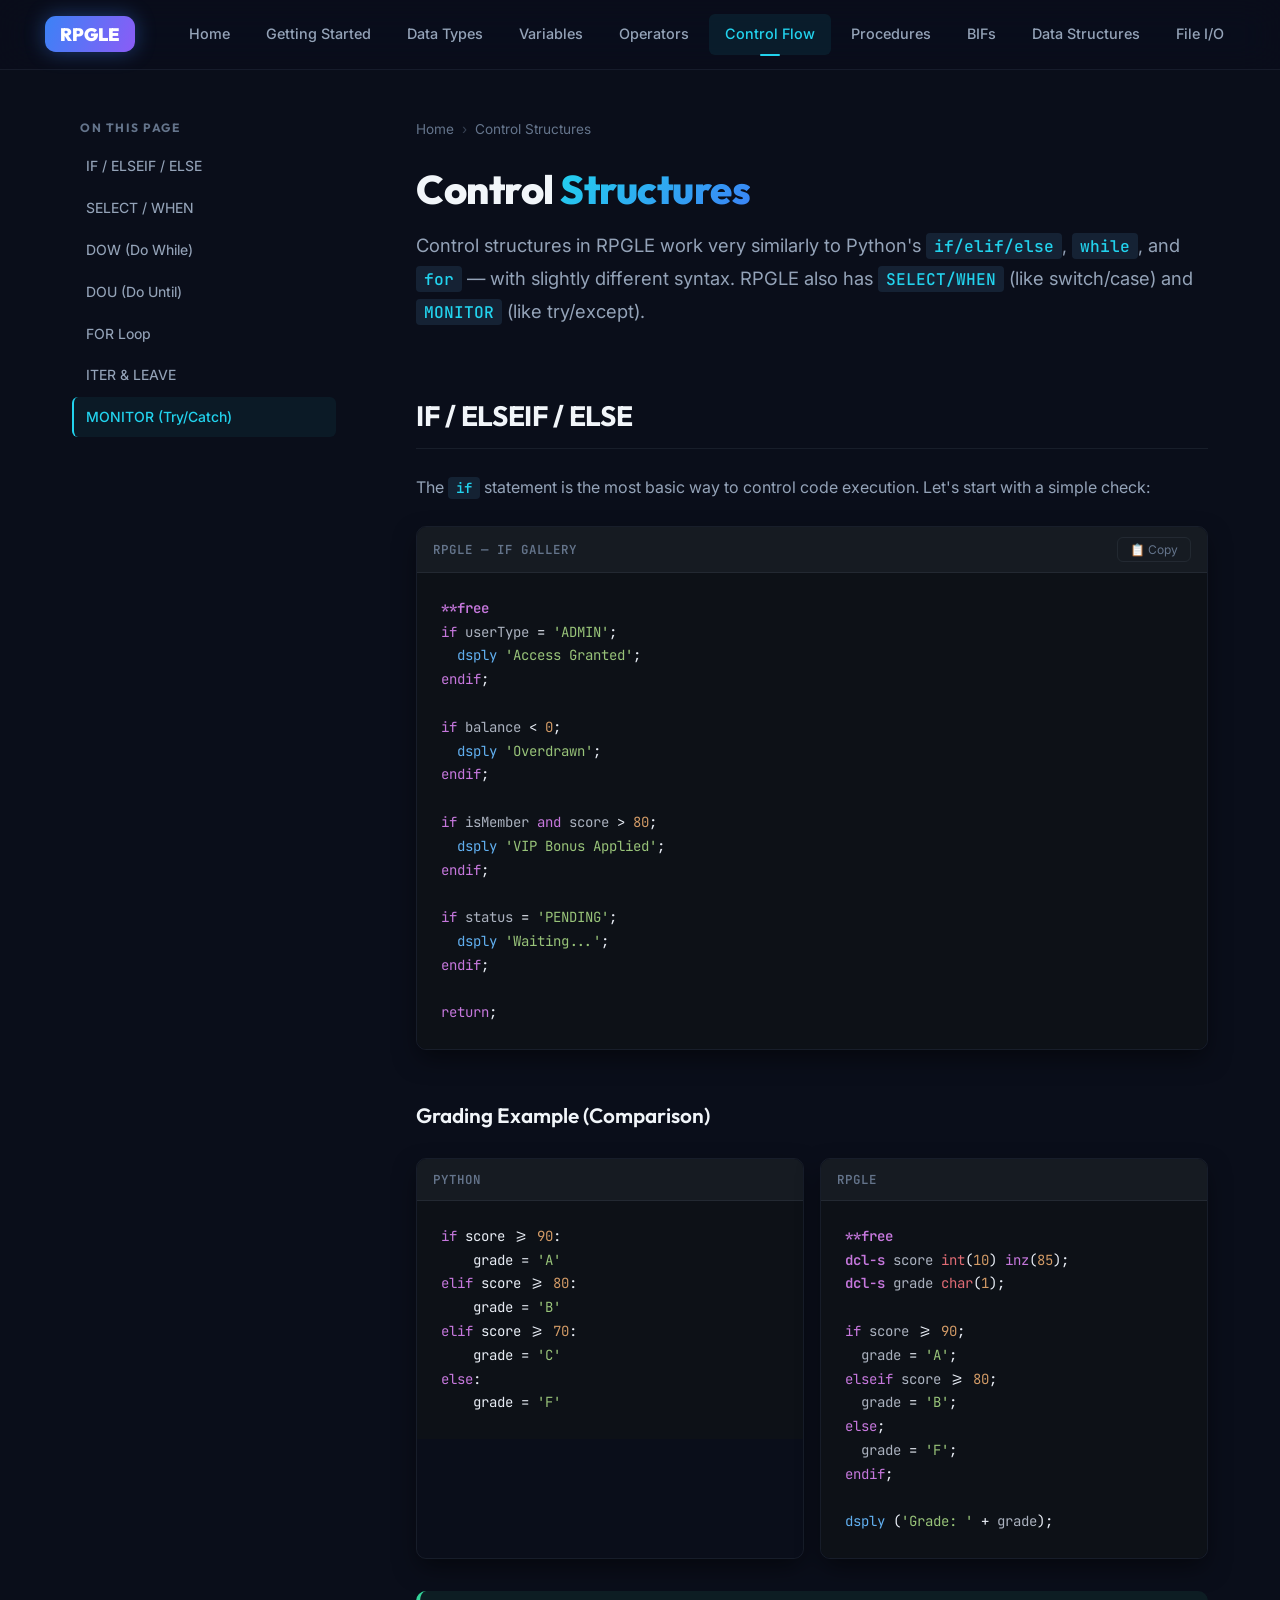
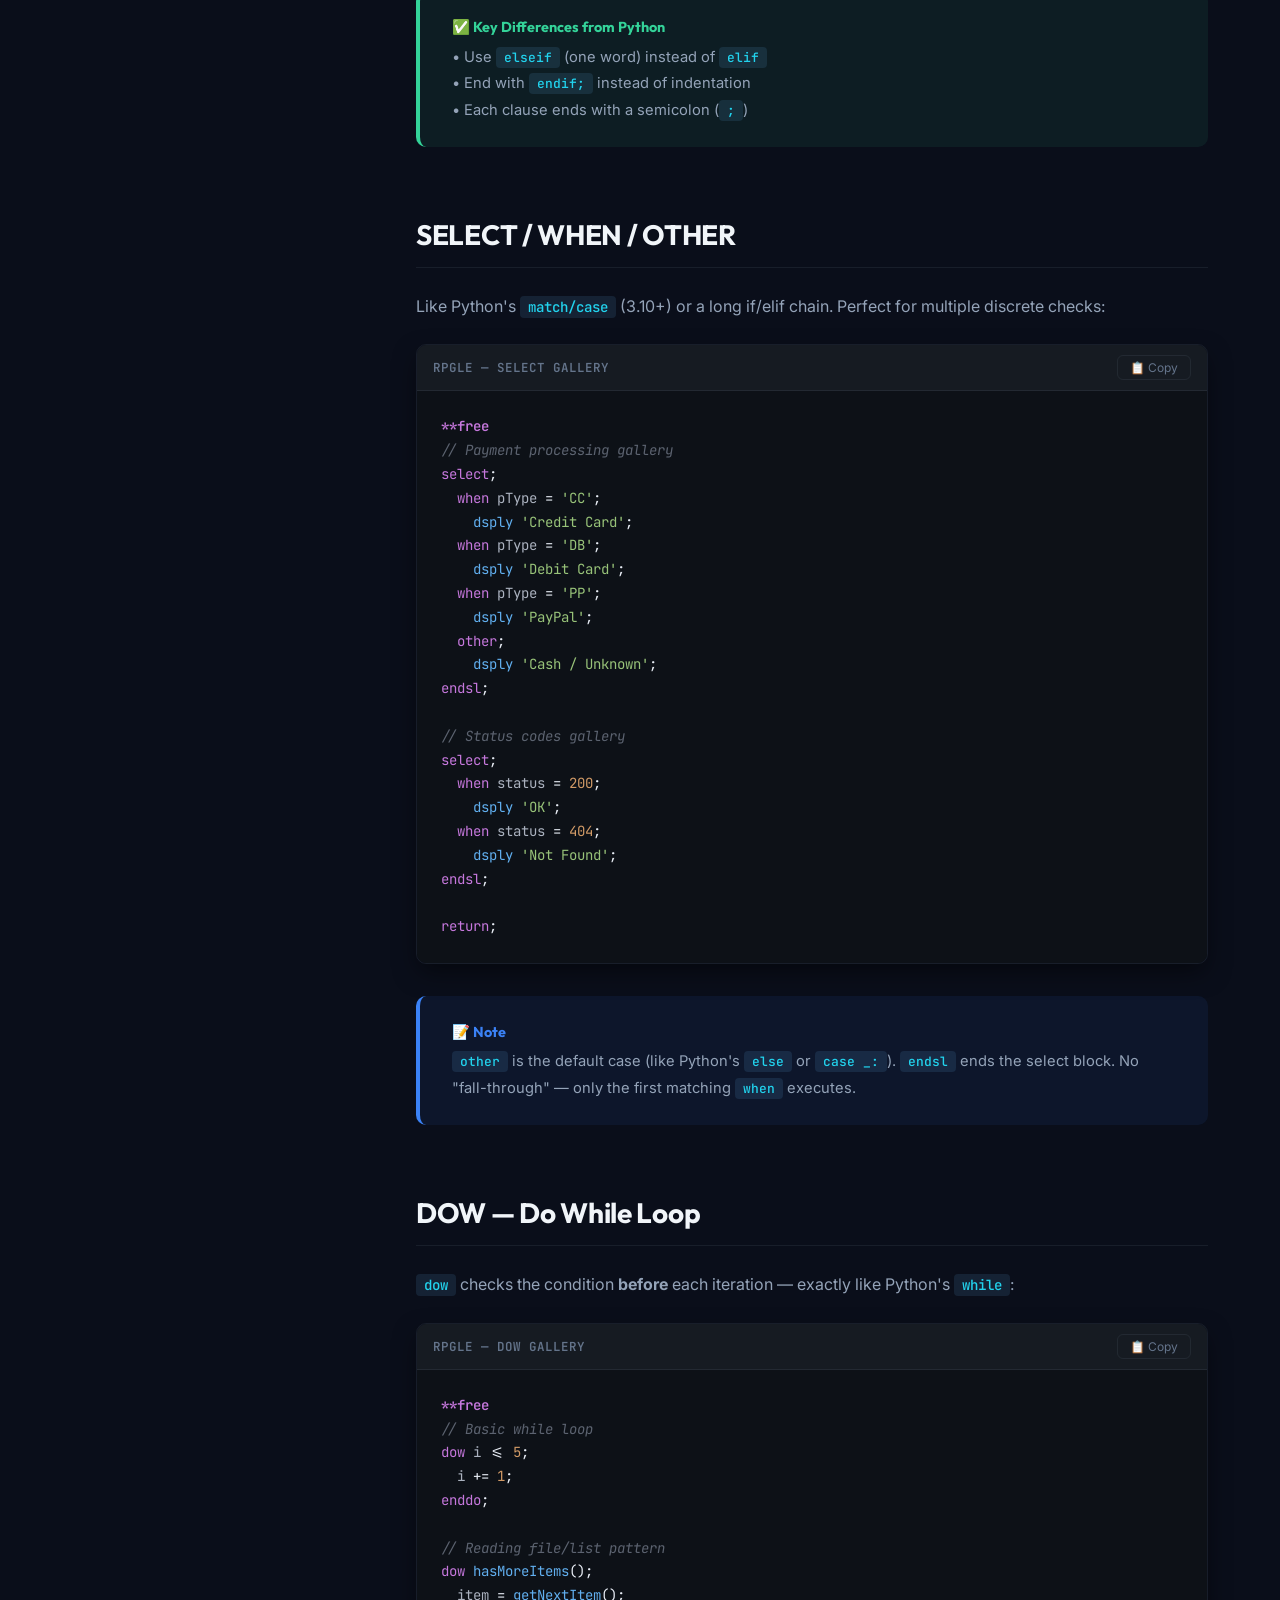
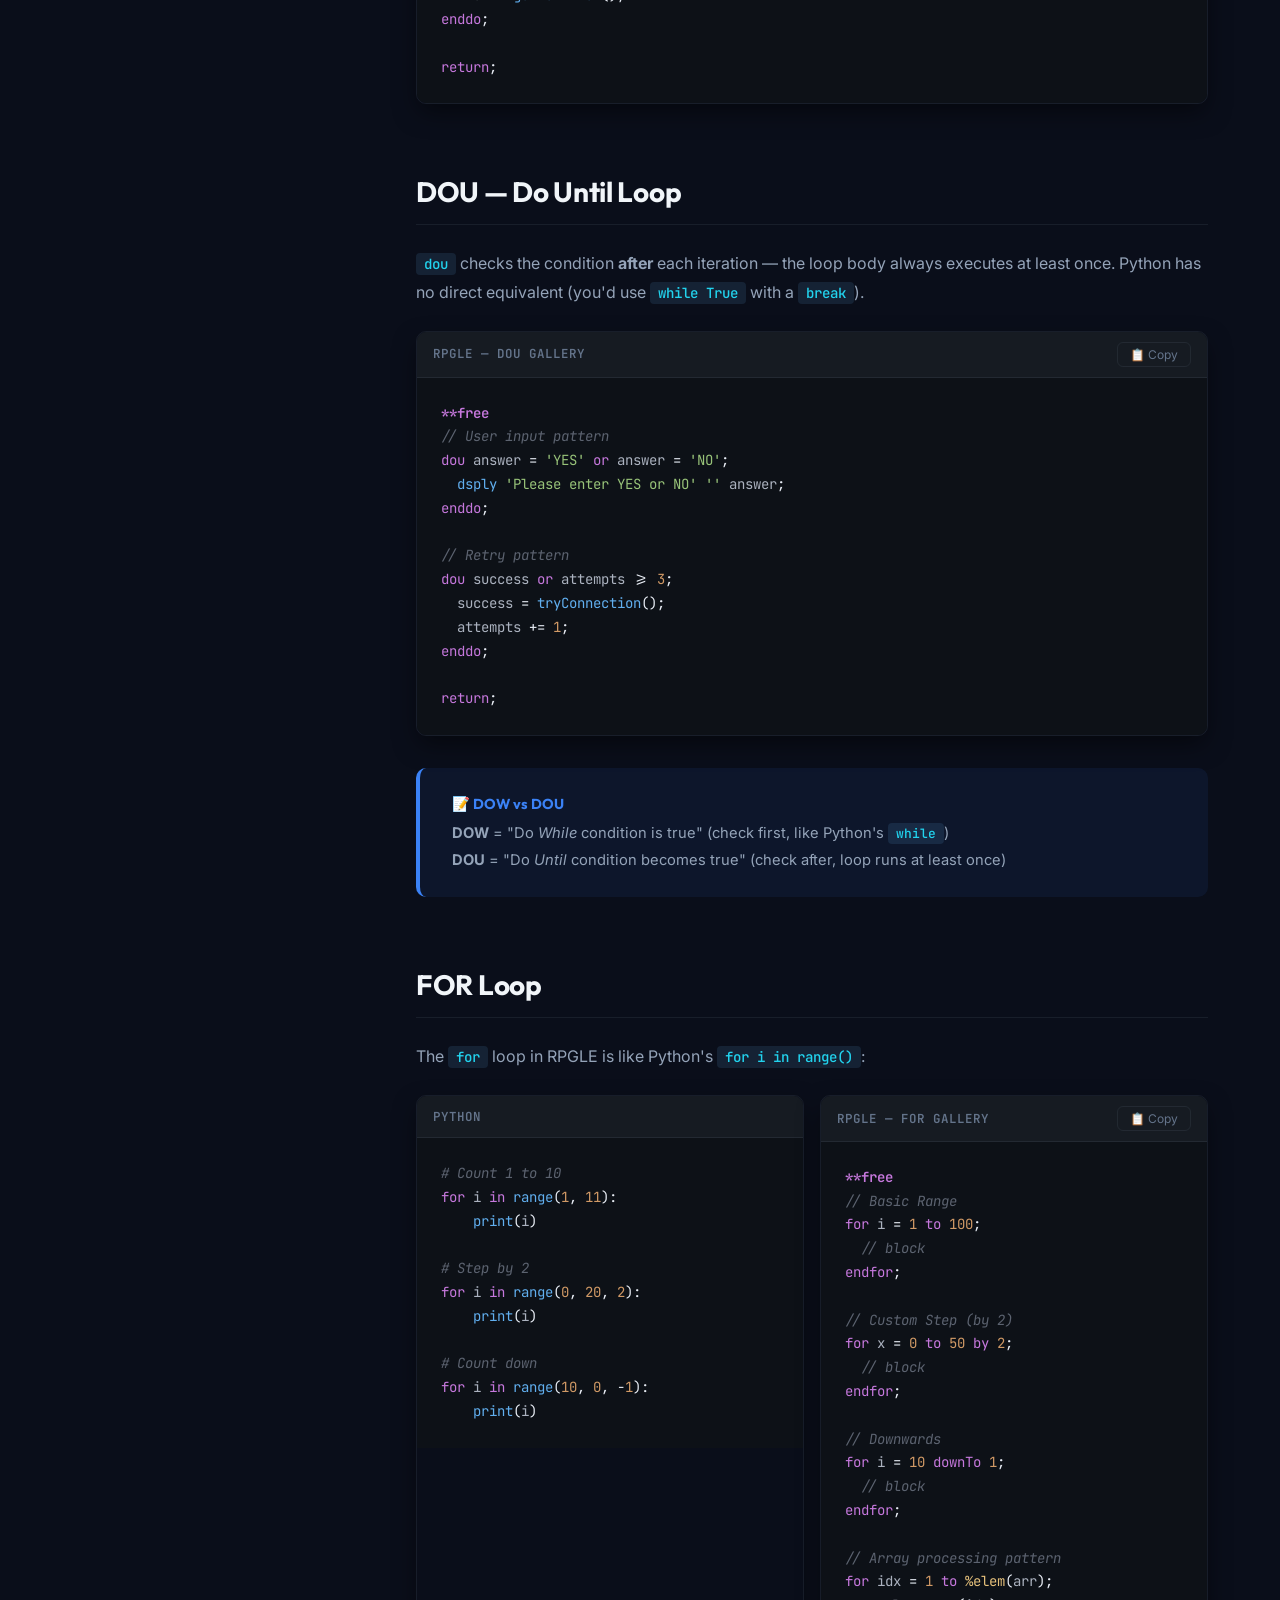
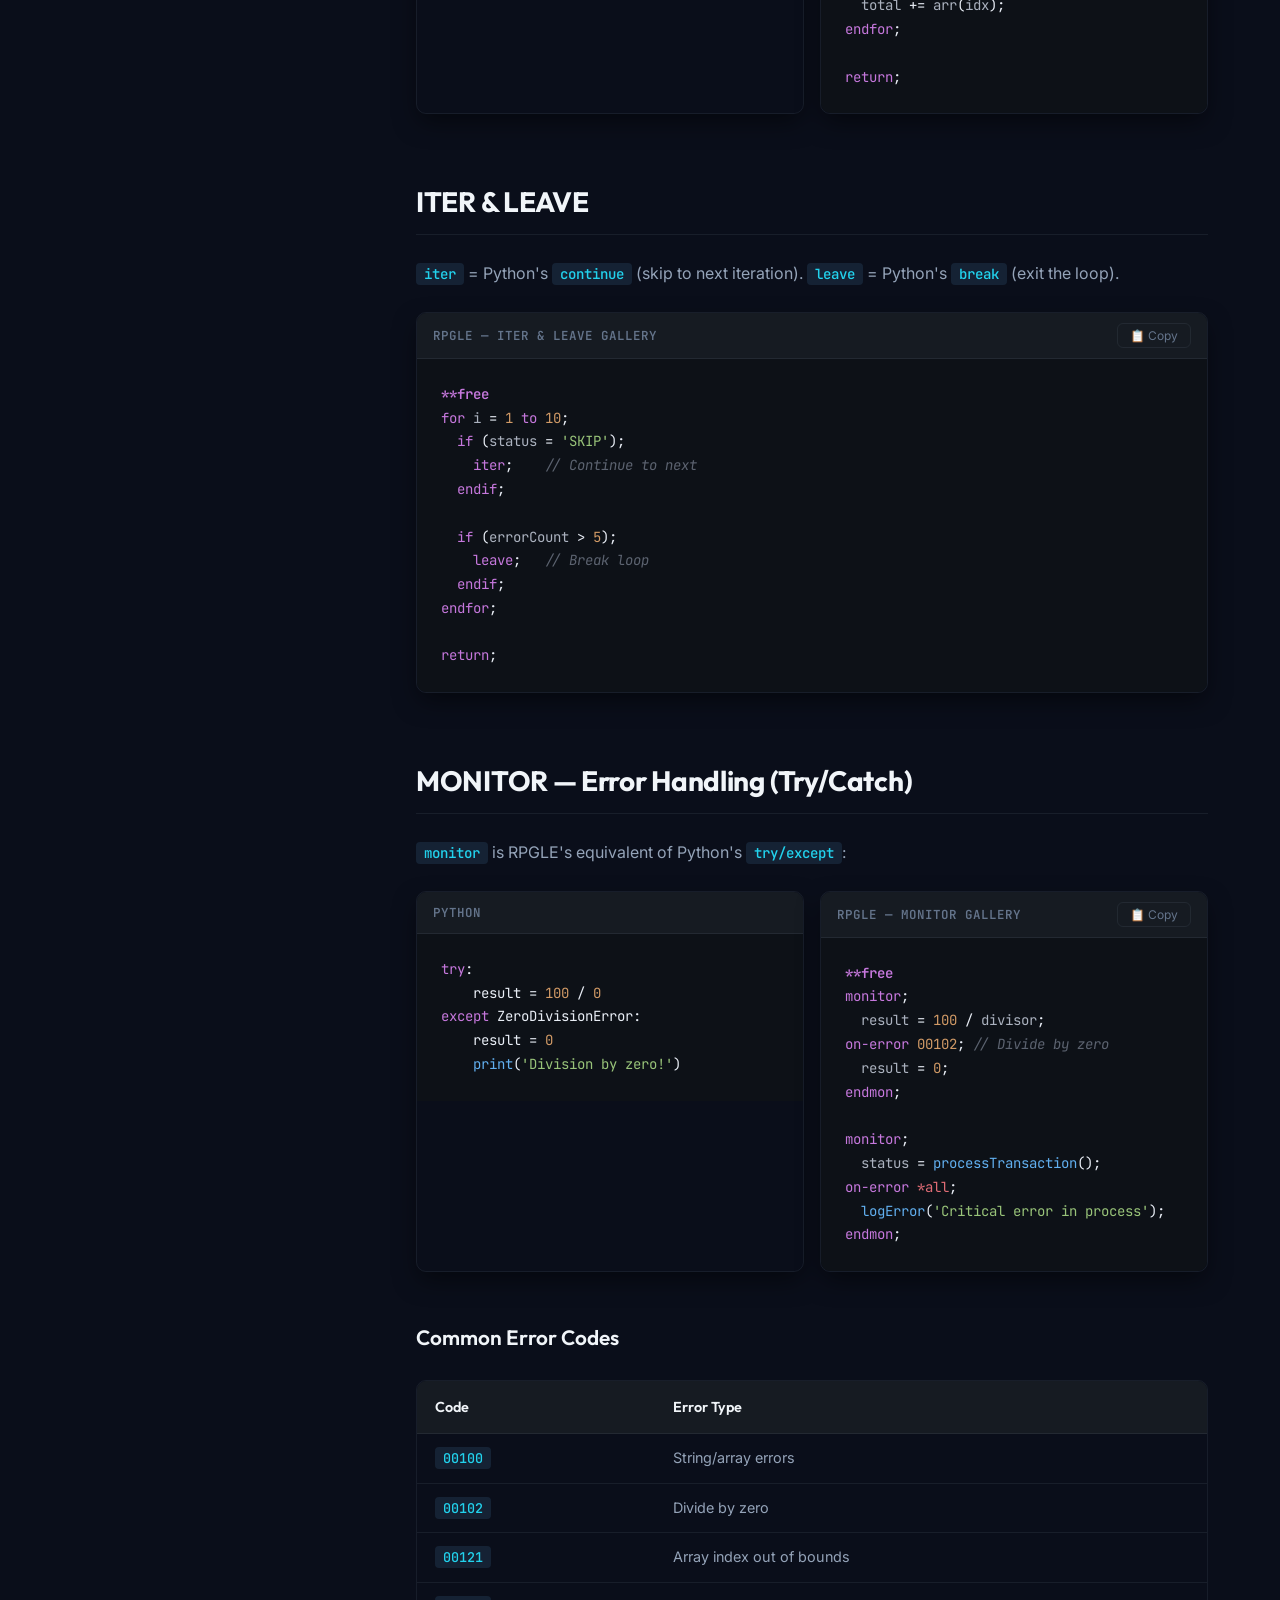
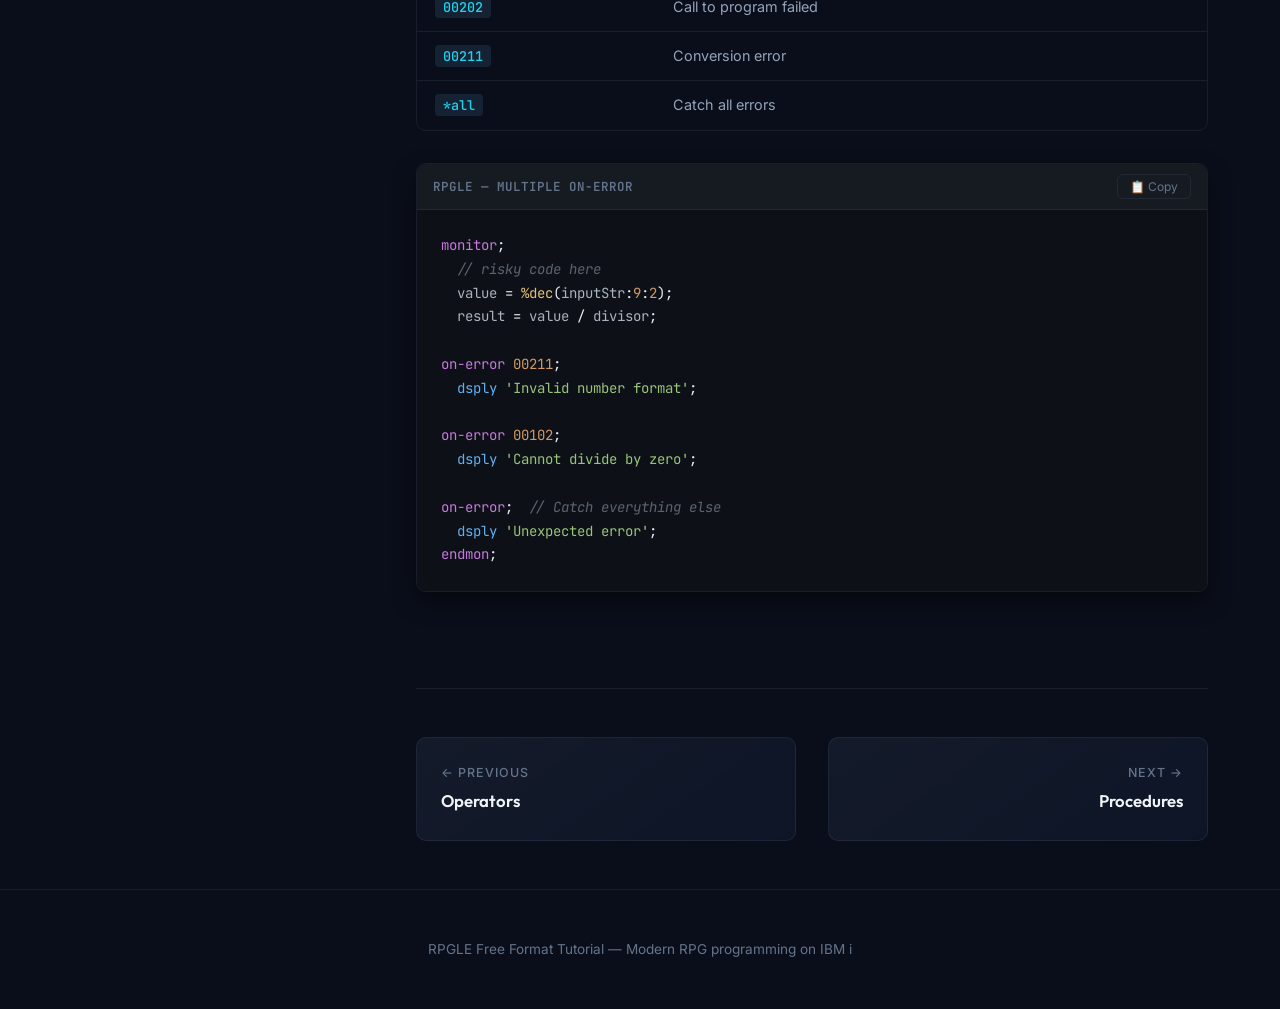
<file: pages/control-structures.html>
<!DOCTYPE html>
<html lang="en">

<head>
    <meta charset="UTF-8">
    <meta name="viewport" content="width=device-width, initial-scale=1.0">
    <meta name="description"
        content="RPGLE control structures: IF/ELSEIF/ELSE, SELECT/WHEN, DOW loops, DOU loops, FOR loops, ITER, LEAVE, and MONITOR error handling.">
    <title>Control Structures — RPGLE Free Format Tutorial</title>
    <link rel="stylesheet" href="../css/style.css">
</head>

<body>
    <header class="site-header">
        <div class="header-inner">
            <a href="../index.html" class="logo">
                <div class="logo-icon">
                    <svg viewBox="0 0 100 40" fill="none" xmlns="http://www.w3.org/2000/svg">
                        <rect width="100" height="40" rx="12" fill="url(#logo_grad)" />
                        <text x="50%" y="58%" text-anchor="middle" dominant-baseline="middle" fill="white"
                            font-family="Outfit, sans-serif" font-weight="900" font-size="20">RPGLE</text>
                        <defs>
                            <linearGradient id="logo_grad" x1="0" y1="0" x2="100" y2="40"
                                gradientUnits="userSpaceOnUse">
                                <stop stop-color="#3b82f6" />
                                <stop offset="1" stop-color="#8b5cf6" />
                            </linearGradient>
                        </defs>
                    </svg>
                </div>
            </a>
            <nav>
                <ul class="nav-links">
                    <li><a href="../index.html">Home</a></li>
                    <li><a href="getting-started.html">Getting Started</a></li>
                    <li><a href="data-types.html">Data Types</a></li>
                    <li><a href="variables.html">Variables</a></li>
                    <li><a href="operators.html">Operators</a></li>
                    <li><a href="control-structures.html" class="active">Control Flow</a></li>
                    <li><a href="procedures.html">Procedures</a></li>
                    <li><a href="built-in-functions.html">BIFs</a></li>
                    <li><a href="data-structures.html">Data Structures</a></li>
                    <li><a href="file-operations.html">File I/O</a></li>
                </ul>
            </nav>
            <button class="menu-toggle" aria-label="Toggle menu">☰</button>
        </div>
    </header>

    <main class="main-wrapper">
        <div class="page-layout">
            <aside class="sidebar">
                <div class="sidebar-section">
                    <div class="sidebar-title">On This Page</div>
                    <ul class="sidebar-links">
                        <li><a href="#if-else">IF / ELSEIF / ELSE</a></li>
                        <li><a href="#select">SELECT / WHEN</a></li>
                        <li><a href="#dow">DOW (Do While)</a></li>
                        <li><a href="#dou">DOU (Do Until)</a></li>
                        <li><a href="#for">FOR Loop</a></li>
                        <li><a href="#iter-leave">ITER & LEAVE</a></li>
                        <li><a href="#monitor">MONITOR (Try/Catch)</a></li>
                    </ul>
                </div>
            </aside>

            <article class="content">
                <div class="breadcrumb"><a href="../index.html">Home</a><span class="sep">›</span><span>Control
                        Structures</span></div>
                <h1>Control <span class="gradient-text">Structures</span></h1>
                <p class="lead">Control structures in RPGLE work very similarly to Python's <code>if/elif/else</code>,
                    <code>while</code>, and <code>for</code> — with slightly different syntax. RPGLE also has
                    <code>SELECT/WHEN</code> (like switch/case) and <code>MONITOR</code> (like try/except).
                </p>

                <h2 id="if-else">IF / ELSEIF / ELSE</h2>
                <p>The <code>if</code> statement is the most basic way to control code execution. Let's start with a
                    simple check:</p>
                <div class="code-block">
                    <div class="code-header"><span class="code-lang">RPGLE — IF Gallery</span><button
                            class="copy-btn">📋
                            Copy</button></div>
                    <div class="code-content">
                        <pre><span class="dc">**free</span>
<span class="kw">if</span> <span class="id">userType</span> = <span class="st">'ADMIN'</span>;
  <span class="fn">dsply</span> <span class="st">'Access Granted'</span>;
<span class="kw host host">endif</span>;

<span class="kw host host host host">if</span> <span class="id host host host host">balance</span> < <span class="nm host host host host">0</span>;
  <span class="fn host host host host host host">dsply</span> <span class="st host host host host host host">'Overdrawn'</span>;
<span class="kw host host host host host host host host">endif</span>;

<span class="kw host host host host host host host host host host">if</span> <span class="id host host host host host host host host host host host host">isMember</span> <span class="kw host host host host host host host host host host host host host host">and</span> <span class="id host host host host host host host host host host host host host host host host">score</span> > <span class="nm host host host host host host host host host host host host host host host host host host">80</span>;
  <span class="fn host host host host host host host host host host host host host host host host host host host host">dsply</span> <span class="st host host host host host host host host host host host host host host host host host host host host host host host host">'VIP Bonus Applied'</span>;
<span class="kw host host host host host host host host host host host host host host host host host host host host host host host host host host host host">endif</span>;

<span class="kw host host host host host host host host host host host host host host host host host host host host host host host host host host host host host host host host">if</span> <span class="id host host host host host host host host host host host host host host host host host host host host host host host host host host host host host host host host host host host host">status</span> = <span class="st host host host host host host host host host host host host host host host host host host host host host host host host host host host host host host host host host host host host host host host host">'PENDING'</span>;
  <span class="fn host host host host host host host host host host host host host host host host host host host host host host host host host host host host host host host host host host host host host host host host host host host host">dsply</span> <span class="st host host host host host host host host host host host host host host host host host host host host host host host host host host host host host host host host host host host host host host host host host host host host host host host host">'Waiting...'</span>;
<span class="kw host host host host host host host host host host host host host host host host host host host host host host host host host host host host host host host host host host host host host host host host host host host host host host host host host host host host">endif</span>;

<span class="kw host host host host host host host host host host host host host host host host host host host host host host host host host host host host host host host host host host host host host host host host host host host host host host host host host host host host host host host host">return</span>;</pre>
                    </div>
                </div>

                <h3>Grading Example (Comparison)</h3>
                <div class="comparison-wrapper fade-in">
                    <div class="code-block">
                        <div class="code-header"><span class="code-lang">Python</span></div>
                        <div class="code-content">
                            <pre><span class="kw">if</span> score >= <span class="nm">90</span>:
    grade = <span class="st">'A'</span>
<span class="kw">elif</span> score >= <span class="nm">80</span>:
    grade = <span class="st">'B'</span>
<span class="kw">elif</span> score >= <span class="nm">70</span>:
    grade = <span class="st">'C'</span>
<span class="kw">else</span>:
    grade = <span class="st">'F'</span></pre>
                        </div>
                    </div>
                    <div class="code-block">
                        <div class="code-header"><span class="code-lang">RPGLE</span></div>
                        <div class="code-content">
                            <pre><span class="dc">**free</span>
<span class="dc">dcl-s</span> <span class="id">score</span> <span class="dt">int</span>(<span class="nm">10</span>) <span class="kw">inz</span>(<span class="nm">85</span>);
<span class="dc">dcl-s</span> <span class="id">grade</span> <span class="dt">char</span>(<span class="nm">1</span>);

<span class="kw">if</span> <span class="id">score</span> >= <span class="nm">90</span>;
  <span class="id">grade</span> = <span class="st">'A'</span>;
<span class="kw">elseif</span> <span class="id">score</span> >= <span class="nm">80</span>;
  <span class="id">grade</span> = <span class="st">'B'</span>;
<span class="kw">else</span>;
  <span class="id">grade</span> = <span class="st">'F'</span>;
<span class="kw">endif</span>;

<span class="fn">dsply</span> (<span class="st">'Grade: '</span> + <span class="id">grade</span>);</pre>
                        </div>
                    </div>
                </div>

                <div class="info-box tip">
                    <div class="box-title">✅ Key Differences from Python</div>
                    <p>• Use <code>elseif</code> (one word) instead of <code>elif</code><br>• End with
                        <code>endif;</code> instead of indentation<br>• Each clause ends with a semicolon
                        (<code>;</code>)
                    </p>
                </div>

                <h2 id="select">SELECT / WHEN / OTHER</h2>
                <p>Like Python's <code>match/case</code> (3.10+) or a long if/elif chain. Perfect for multiple discrete
                    checks:</p>
                <div class="code-block">
                    <div class="code-header"><span class="code-lang">RPGLE — SELECT Gallery</span><button
                            class="copy-btn">📋
                            Copy</button></div>
                    <div class="code-content">
                        <pre><span class="dc">**free</span>
<span class="cm">// Payment processing gallery</span>
<span class="kw">select</span>;
  <span class="kw">when</span> <span class="id">pType</span> = <span class="st">'CC'</span>;
    <span class="fn">dsply</span> <span class="st">'Credit Card'</span>;
  <span class="kw">when</span> <span class="id host host">pType</span> = <span class="st host host">'DB'</span>;
    <span class="fn host host host host">dsply</span> <span class="st host host host host host host">'Debit Card'</span>;
  <span class="kw host host host host host host host host">when</span> <span class="id host host host host host host host host host host">pType</span> = <span class="st host host host host host host host host host host host host">'PP'</span>;
    <span class="fn host host host host host host host host host host host host host host">dsply</span> <span class="st host host host host host host host host host host host host host host host host">'PayPal'</span>;
  <span class="kw host host host host host host host host host host host host host host host host host host host host">other</span>;
    <span class="fn host host host host host host host host host host host host host host host host host host host host host host host host">dsply</span> <span class="st host host host host host host host host host host host host host host host host host host host host host host host host host host host host">'Cash / Unknown'</span>;
<span class="kw host host host host host host host host host host host host host host host host host host host host host host host host host host host host host host host host">endsl</span>;

<span class="cm">// Status codes gallery</span>
<span class="kw host host host host host host host host host host host host host host host host host host host host host host host host host host host host host host host host host host host host">select</span>;
  <span class="kw host host host host host host host host host host host host host host host host host host host host host host host host host host host host host host host host host host host host host host host host">when</span> <span class="id host host host host host host host host host host host host host host host host host host host host host host host host host host host host host host host host host host host host host host host host host host host host">status</span> = <span class="nm host host host host host host host host host host host host host host host host host host host host host host host host host host host host host host host host host host host host host host host host host host host host host host host host">200</span>;
    <span class="fn host host host host host host host host host host host host host host host host host host host host host host host host host host host host host host host host host host host host host host host host host host host host host host host host host host host host">dsply</span> <span class="st host host host host host host host host host host host host host host host host host host host host host host host host host host host host host host host host host host host host host host host host host host host host host host host host host host host host host host host host">'OK'</span>;
  <span class="kw host host host host host host host host host host host host host host host host host host host host host host host host host host host host host host host host host host host host host host host host host host host host host host host host host host host host host host host host host host host host">when</span> <span class="id host host host host host host host host host host host host host host host host host host host host host host host host host host host host host host host host host host host host host host host host host host host host host host host host host host host host host host host host host host host host host host host host">status</span> = <span class="nm host host host host host host host host host host host host host host host host host host host host host host host host host host host host host host host host host host host host host host host host host host host host host host host host host host host host host host host host host host host host host host host host host host host host host">404</span>;
    <span class="fn host host host host host host host host host host host host host host host host host host host host host host host host host host host host host host host host host host host host host host host host host host host host host host host host host host host host host host host host host host host host host host host host host host host host host host host host host host">dsply</span> <span class="st host host host host host host host host host host host host host host host host host host host host host host host host host host host host host host host host host host host host host host host host host host host host host host host host host host host host host host host host host host host host host host host host host host host host host host host host host host host host host host host">'Not Found'</span>;
<span class="kw host host host host host host host host host host host host host host host host host host host host host host host host host host host host host host host host host host host host host host host host host host host host host host host host host host host host host host host host host host host host host host host host host host host host host host host host host host host host host host host host host host host host host host host">endsl</span>;

<span class="kw host host host host host host host host host host host host host host host host host host host host host host host host host host host host host host host host host host host host host host host host host host host host host host host host host host host host host host host host host host host host host host host host host host host host host host host host host host host host host host host host host host host host host host host host host host host host host host">return</span>;</pre>
                    </div>
                </div>
                <div class="info-box note">
                    <div class="box-title">📝 Note</div>
                    <p><code>other</code> is the default case (like Python's <code>else</code> or <code>case _:</code>).
                        <code>endsl</code> ends the select block. No "fall-through" — only the first matching
                        <code>when</code> executes.
                    </p>
                </div>

                <h2 id="dow">DOW — Do While Loop</h2>
                <p><code>dow</code> checks the condition <strong>before</strong> each iteration — exactly like Python's
                    <code>while</code>:
                </p>
                <div class="code-block">
                    <div class="code-header"><span class="code-lang">RPGLE — DOW Gallery</span><button
                            class="copy-btn">📋
                            Copy</button></div>
                    <div class="code-content">
                        <pre><span class="dc">**free</span>
<span class="cm">// Basic while loop</span>
<span class="kw">dow</span> <span class="id">i</span> <= <span class="nm">5</span>;
  <span class="id">i</span> += <span class="nm">1</span>;
<span class="kw host host host host">enddo</span>;

<span class="cm host host host host host host">// Reading file/list pattern</span>
<span class="kw host host host host host host host host">dow</span> <span class="fn host host host host host host host host host host">hasMoreItems</span>();
  <span class="id host host host host host host host host host host host host">item</span> = <span class="fn host host host host host host host host host host host host host host">getNextItem</span>();
<span class="kw host host host host host host host host host host host host host host host host">enddo</span>;

<span class="kw host host host host host host host host host host host host host host host host host host">return</span>;</pre>
                    </div>
                </div>

                <h2 id="dou">DOU — Do Until Loop</h2>
                <p><code>dou</code> checks the condition <strong>after</strong> each iteration — the loop body always
                    executes at least once. Python has no direct equivalent (you'd use <code>while True</code> with a
                    <code>break</code>).
                </p>
                <div class="code-block">
                    <div class="code-header"><span class="code-lang">RPGLE — DOU Gallery</span><button
                            class="copy-btn">📋
                            Copy</button></div>
                    <div class="code-content">
                        <pre><span class="dc">**free</span>
<span class="cm">// User input pattern</span>
<span class="kw">dou</span> <span class="id">answer</span> = <span class="st host">'YES'</span> <span class="kw host host host host">or</span> <span class="id host host host host">answer</span> = <span class="st host host host host host host">'NO'</span>;
  <span class="fn host host host host host host host host">dsply</span> <span class="st host host host host host host host host host host">'Please enter YES or NO'</span> <span class="st host host host host host host host host host host host host host host">''</span> <span class="id host host host host host host host host host host host host host host host host">answer</span>;
<span class="kw host host host host host host host host host host host host host host host host host host host host">enddo</span>;

<span class="cm">// Retry pattern</span>
<span class="kw host host host host host host host host host host host host host host host host host host host host host host host host">dou</span> <span class="id host host host host host host host host host host host host host host host host host host host host host host host host host host host host">success</span> <span class="kw host host host host host host host host host host host host host host host host host host host host host host host host host host host host host host host host">or</span> <span class="id host host host host host host host host host host host host host host host host host host host host host host host host host host host host host host host host host host host host">attempts</span> >= <span class="nm host host host host host host host host host host host host host host host host host host host host host host host host host host host host host host host host host host host host host host host host">3</span>;
  <span class="id host host host host host host host host host host host host host host host host host host host host host host host host host host host host host host host host host host host host host host host host host host host host">success</span> = <span class="fn host host host host host host host host host host host host host host host host host host host host host host host host host host host host host host host host host host host host host host host host host host host host host host host host">tryConnection</span>();
  <span class="id host host host host host host host host host host host host host host host host host host host host host host host host host host host host host host host host host host host host host host host host host host host host host host host host host host host host">attempts</span> += <span class="nm host host host host host host host host host host host host host host host host host host host host host host host host host host host host host host host host host host host host host host host host host host host host host host host host host host host host host host host host">1</span>;
<span class="kw host host host host host host host host host host host host host host host host host host host host host host host host host host host host host host host host host host host host host host host host host host host host host host host host host host host host host host host host host host host host">enddo</span>;

<span class="kw host host host host host host host host host host host host host host host host host host host host host host host host host host host host host host host host host host host host host host host host host host host host host host host host host host host host host host host host host host host host host host host host host host host host host host host host host host host host">return</span>;</pre>
                    </div>
                </div>

                <div class="info-box note">
                    <div class="box-title">📝 DOW vs DOU</div>
                    <p><strong>DOW</strong> = "Do <em>While</em> condition is true" (check first, like Python's
                        <code>while</code>)<br><strong>DOU</strong> = "Do <em>Until</em> condition becomes true" (check
                        after, loop runs at least once)
                    </p>
                </div>

                <h2 id="for">FOR Loop</h2>
                <p>The <code>for</code> loop in RPGLE is like Python's <code>for i in range()</code>:</p>
                <div class="comparison-wrapper fade-in">
                    <div class="code-block">
                        <div class="code-header"><span class="code-lang">Python</span></div>
                        <div class="code-content">
                            <pre><span class="cm"># Count 1 to 10</span>
<span class="kw">for</span> <span class="id">i</span> <span class="kw">in</span> <span class="fn">range</span>(<span class="nm">1</span>, <span class="nm">11</span>):
    <span class="fn">print</span>(<span class="id">i</span>)

<span class="cm"># Step by 2</span>
<span class="kw">for</span> <span class="id">i</span> <span class="kw">in</span> <span class="fn">range</span>(<span class="nm">0</span>, <span class="nm">20</span>, <span class="nm">2</span>):
    <span class="fn">print</span>(<span class="id">i</span>)

<span class="cm"># Count down</span>
<span class="kw">for</span> <span class="id">i</span> <span class="kw">in</span> <span class="fn">range</span>(<span class="nm">10</span>, <span class="nm">0</span>, -<span class="nm">1</span>):
    <span class="fn">print</span>(<span class="id">i</span>)</pre>
                        </div>
                    </div>
                    <div class="code-block">
                        <div class="code-header"><span class="code-lang">RPGLE — FOR Gallery</span><button
                                class="copy-btn">📋
                                Copy</button></div>
                        <div class="code-content">
                            <pre><span class="dc">**free</span>
<span class="cm">// Basic Range</span>
<span class="kw">for</span> <span class="id">i</span> = <span class="nm">1</span> <span class="kw host host">to</span> <span class="nm host host">100</span>;
  <span class="cm">// block</span>
<span class="kw host host host host">endfor</span>;

<span class="cm">// Custom Step (by 2)</span>
<span class="kw host host host host host host">for</span> <span class="id host host host host host host">x</span> = <span class="nm host host host host host host">0</span> <span class="kw host host host host host host host host">to</span> <span class="nm host host host host host host host host host host">50</span> <span class="kw host host host host host host host host host host host host">by</span> <span class="nm host host host host host host host host host host host host host host">2</span>;
  <span class="cm host host host host host host host host host host host host host host host host">// block</span>
<span class="kw host host host host host host host host host host host host host host host host host host">endfor</span>;

<span class="cm">// Downwards</span>
<span class="kw host host host host host host host host host host host host host host host host host host host host">for</span> <span class="id host host host host host host host host host host host host host host host host host host host host host host">i</span> = <span class="nm host host host host host host host host host host host host host host host host host host host host host host host host">10</span> <span class="kw host host host host host host host host host host host host host host host host host host host host host host host host host host">downTo</span> <span class="nm host host host host host host host host host host host host host host host host host host host host host host host host host host host host">1</span>;
  <span class="cm host host host host host host host host host host host host host host host host host host host host host host host host host host host host host host host host">// block</span>
<span class="kw host host host host host host host host host host host host host host host host host host host host host host host host host host host host host host host host host host host host">endfor</span>;

<span class="cm">// Array processing pattern</span>
<span class="kw host host host host host host host host host host host host host host host host host host host host host host host host host host host host host host host host host host host host host host host host">for</span> <span class="id host host host host host host host host host host host host host host host host host host host host host host host host host host host host host host host host host host host host host host host host host host">idx</span> = <span class="nm host host host host host host host host host host host host host host host host host host host host host host host host host host host host host host host host host host host host host host host host host host host host">1</span> <span class="kw host host host host host host host host host host host host host host host host host host host host host host host host host host host host host host host host host host host host host host host host host host host host host host host">to</span> <span class="bi host host host host host host host host host host host host host host host host host host host host host host host host host host host host host host host host host host host host host host host host host host host host host host host host host host">%elem</span>(<span class="id host host host host host host host host host host host host host host host host host host host host host host host host host host host host host host host host host host_host host_host host_host host_host host_host host_host host_host host_host host_host">arr</span>);
  <span class="id host host host host host host host host host host host host host host host host host host host host host host host host host host host host host host host host host host host host host host host host host host host host host host host host host host host host host host host host host host host host">total</span> += <span class="id host host host host host host host host host host host host host host host host host host host host host host host host host host host host host host host host host host host host host host host host host host host host host host host host host host host host host host host host host host host host host host host host">arr</span>(<span class="id host host host host host host host host host host host host host host host host host host host host host host host host host host host host host host host host host host host host host host host host host host host host host host host host host host host host host host host host host host host host host host host host host host host host host host">idx</span>);
<span class="kw host host host host host host host host host host host host host host host host host host host host host host host host host host host host host host host host host host host host host host host host host host host host host host host host host host host host host host host host host host host host host host host host host host host host host host host host host host host host">endfor</span>;

<span class="kw host host host host host host host host host host host host host host host host host host host host host host host host host host host host host host host host host host host host host host host host host host host host host host host host host host host host host host host host host host host host host host host host host host host host host host host host host host host host host host host host host host host host host host host">return</span>;</pre>
                        </div>
                    </div>
                </div>

                <h2 id="iter-leave">ITER & LEAVE</h2>
                <p><code>iter</code> = Python's <code>continue</code> (skip to next iteration). <code>leave</code> =
                    Python's <code>break</code> (exit the loop).</p>
                <div class="code-block">
                    <div class="code-header"><span class="code-lang">RPGLE — ITER & LEAVE Gallery</span><button
                            class="copy-btn">📋
                            Copy</button></div>
                    <div class="code-content">
                        <pre><span class="dc">**free</span>
<span class="kw">for</span> <span class="id">i</span> = <span class="nm">1</span> <span class="kw host host">to</span> <span class="nm host host">10</span>;
  <span class="kw host host host host">if</span> (<span class="id host host host host host host">status</span> = <span class="st host host host host host host host host">'SKIP'</span>);
    <span class="kw host host host host host host host host host host">iter</span>;    <span class="cm host host host host host host host host host host host host">// Continue to next</span>
  <span class="kw host host host host host host host host host host host host host host">endif</span>;
  
  <span class="kw host host host host host host host host host host host host host host host host">if</span> (<span class="id host host host host host host host host host host host host host host host host host host">errorCount</span> > <span class="nm host host host host host host host host host host host host host host host host host host host host">5</span>);
    <span class="kw host host host host host host host host host host host host host host host host host host host host host host">leave</span>;   <span class="cm host host host host host host host host host host host host host host host host host host host host host host host host">// Break loop</span>
  <span class="kw host host host host host host host host host host host host host host host host host host host host host host host host host host">endif</span>;
<span class="kw host host host host host host host host host host host host host host host host host host host host host host host host host host host host">endfor</span>;

<span class="kw host host host host host host host host host host host host host host host host host host host host host host host host host host host host host host">return</span>;</pre>
                    </div>
                </div>

                <h2 id="monitor">MONITOR — Error Handling (Try/Catch)</h2>
                <p><code>monitor</code> is RPGLE's equivalent of Python's <code>try/except</code>:</p>
                <div class="comparison-wrapper fade-in">
                    <div class="code-block">
                        <div class="code-header"><span class="code-lang">Python</span></div>
                        <div class="code-content">
                            <pre><span class="kw">try</span>:
    result = <span class="nm">100</span> / <span class="nm">0</span>
<span class="kw">except</span> ZeroDivisionError:
    result = <span class="nm">0</span>
    <span class="fn">print</span>(<span class="st">'Division by zero!'</span>)</pre>
                        </div>
                    </div>
                    <div class="code-block">
                        <div class="code-header"><span class="code-lang">RPGLE — MONITOR Gallery</span><button
                                class="copy-btn">📋
                                Copy</button></div>
                        <div class="code-content">
                            <pre><span class="dc">**free</span>
<span class="kw">monitor</span>;
  <span class="id">result</span> = <span class="nm">100</span> / <span class="id">divisor</span>;
<span class="kw host host">on-error</span> <span class="nm host host">00102</span>; <span class="cm host host">// Divide by zero</span>
  <span class="id host host host host">result</span> = <span class="nm host host host host">0</span>;
<span class="kw host host host host host host">endmon</span>;

<span class="kw host host host host host host host host">monitor</span>;
  <span class="id host host host host host host host host host host">status</span> = <span class="fn host host host host host host host host host host host host">processTransaction</span>();
<span class="kw host host host host host host host host host host host host host host">on-error</span> <span class="sp host host host host host host host host host host host host host host host host host host host host">*all</span>;
  <span class="fn host host host host host host host host host host host host host host host host host host host host host host host host">logError</span>(<span class="st host host host host host host host host host host host host host host host host host host host host host host host host host host host host">'Critical error in process'</span>);
<span class="kw host host host host host host host host host host host host host host host host host host host host host host host host host host host host host host host host">endmon</span>;</pre>
                        </div>
                    </div>
                </div>

                <h3>Common Error Codes</h3>
                <table class="comparison-table">
                    <thead>
                        <tr>
                            <th>Code</th>
                            <th>Error Type</th>
                        </tr>
                    </thead>
                    <tbody>
                        <tr>
                            <td><code>00100</code></td>
                            <td>String/array errors</td>
                        </tr>
                        <tr>
                            <td><code>00102</code></td>
                            <td>Divide by zero</td>
                        </tr>
                        <tr>
                            <td><code>00121</code></td>
                            <td>Array index out of bounds</td>
                        </tr>
                        <tr>
                            <td><code>00202</code></td>
                            <td>Call to program failed</td>
                        </tr>
                        <tr>
                            <td><code>00211</code></td>
                            <td>Conversion error</td>
                        </tr>
                        <tr>
                            <td><code>*all</code></td>
                            <td>Catch all errors</td>
                        </tr>
                    </tbody>
                </table>

                <div class="code-block">
                    <div class="code-header"><span class="code-lang">RPGLE — Multiple on-error</span><button
                            class="copy-btn">📋 Copy</button></div>
                    <div class="code-content">
                        <pre><span class="kw">monitor</span>;
  <span class="cm">// risky code here</span>
  <span class="id">value</span> = <span class="bi">%dec</span>(<span class="id">inputStr</span>:<span class="nm">9</span>:<span class="nm">2</span>);
  <span class="id">result</span> = <span class="id">value</span> / <span class="id">divisor</span>;

<span class="kw">on-error</span> <span class="nm">00211</span>;
  <span class="fn">dsply</span> <span class="st">'Invalid number format'</span>;

<span class="kw">on-error</span> <span class="nm">00102</span>;
  <span class="fn">dsply</span> <span class="st">'Cannot divide by zero'</span>;

<span class="kw">on-error</span>;  <span class="cm">// Catch everything else</span>
  <span class="fn">dsply</span> <span class="st">'Unexpected error'</span>;
<span class="kw">endmon</span>;</pre>
                    </div>
                </div>

                <div class="chapter-nav">
                    <a href="operators.html" class="chapter-link prev"><span class="label">← Previous</span><span
                            class="title">Operators</span></a>
                    <a href="procedures.html" class="chapter-link next"><span class="label">Next →</span><span
                            class="title">Procedures</span></a>
                </div>
            </article>
        </div>
    </main>
    <footer class="site-footer">
        <div class="footer-inner">
            <p>RPGLE Free Format Tutorial — Modern RPG programming on IBM i</p>
        </div>
    </footer>
    <button class="back-to-top" aria-label="Back to top">↑</button>
    <script src="../js/main.js"></script>
</body>

</html>
</file>
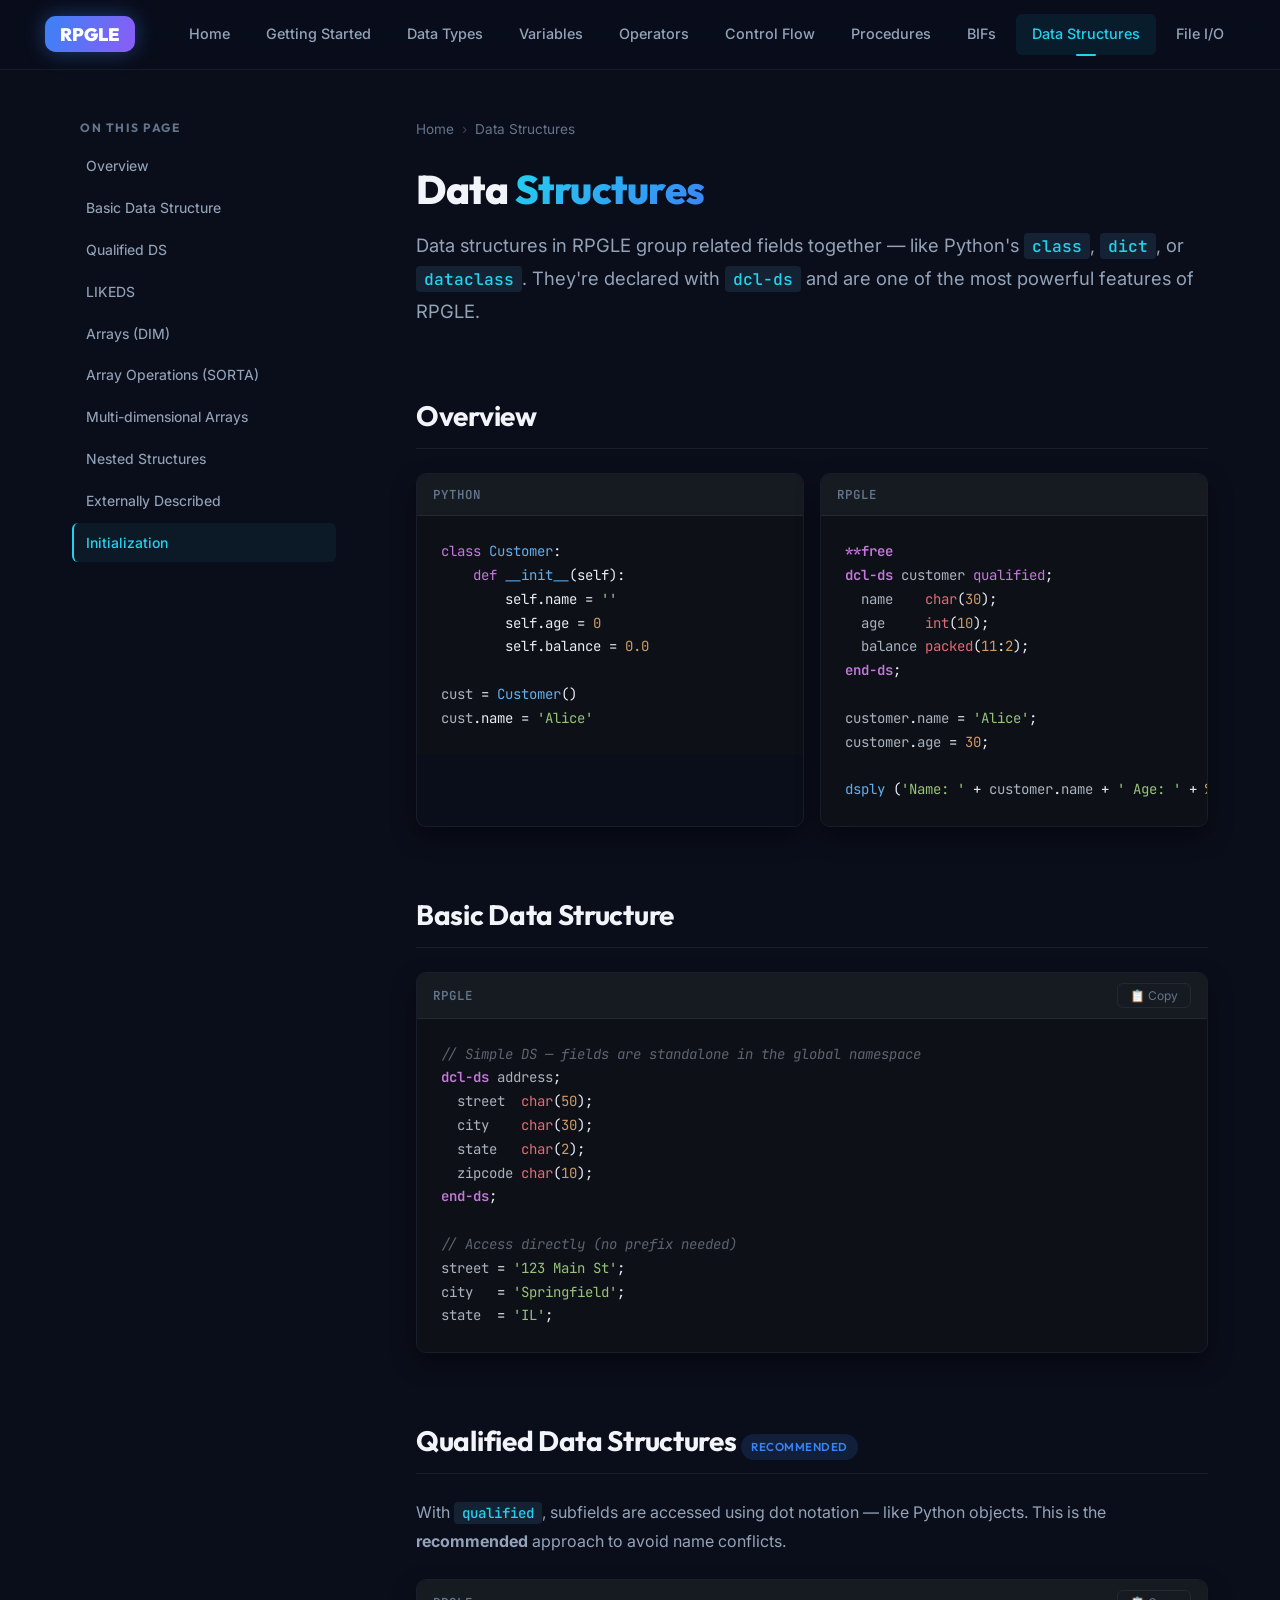
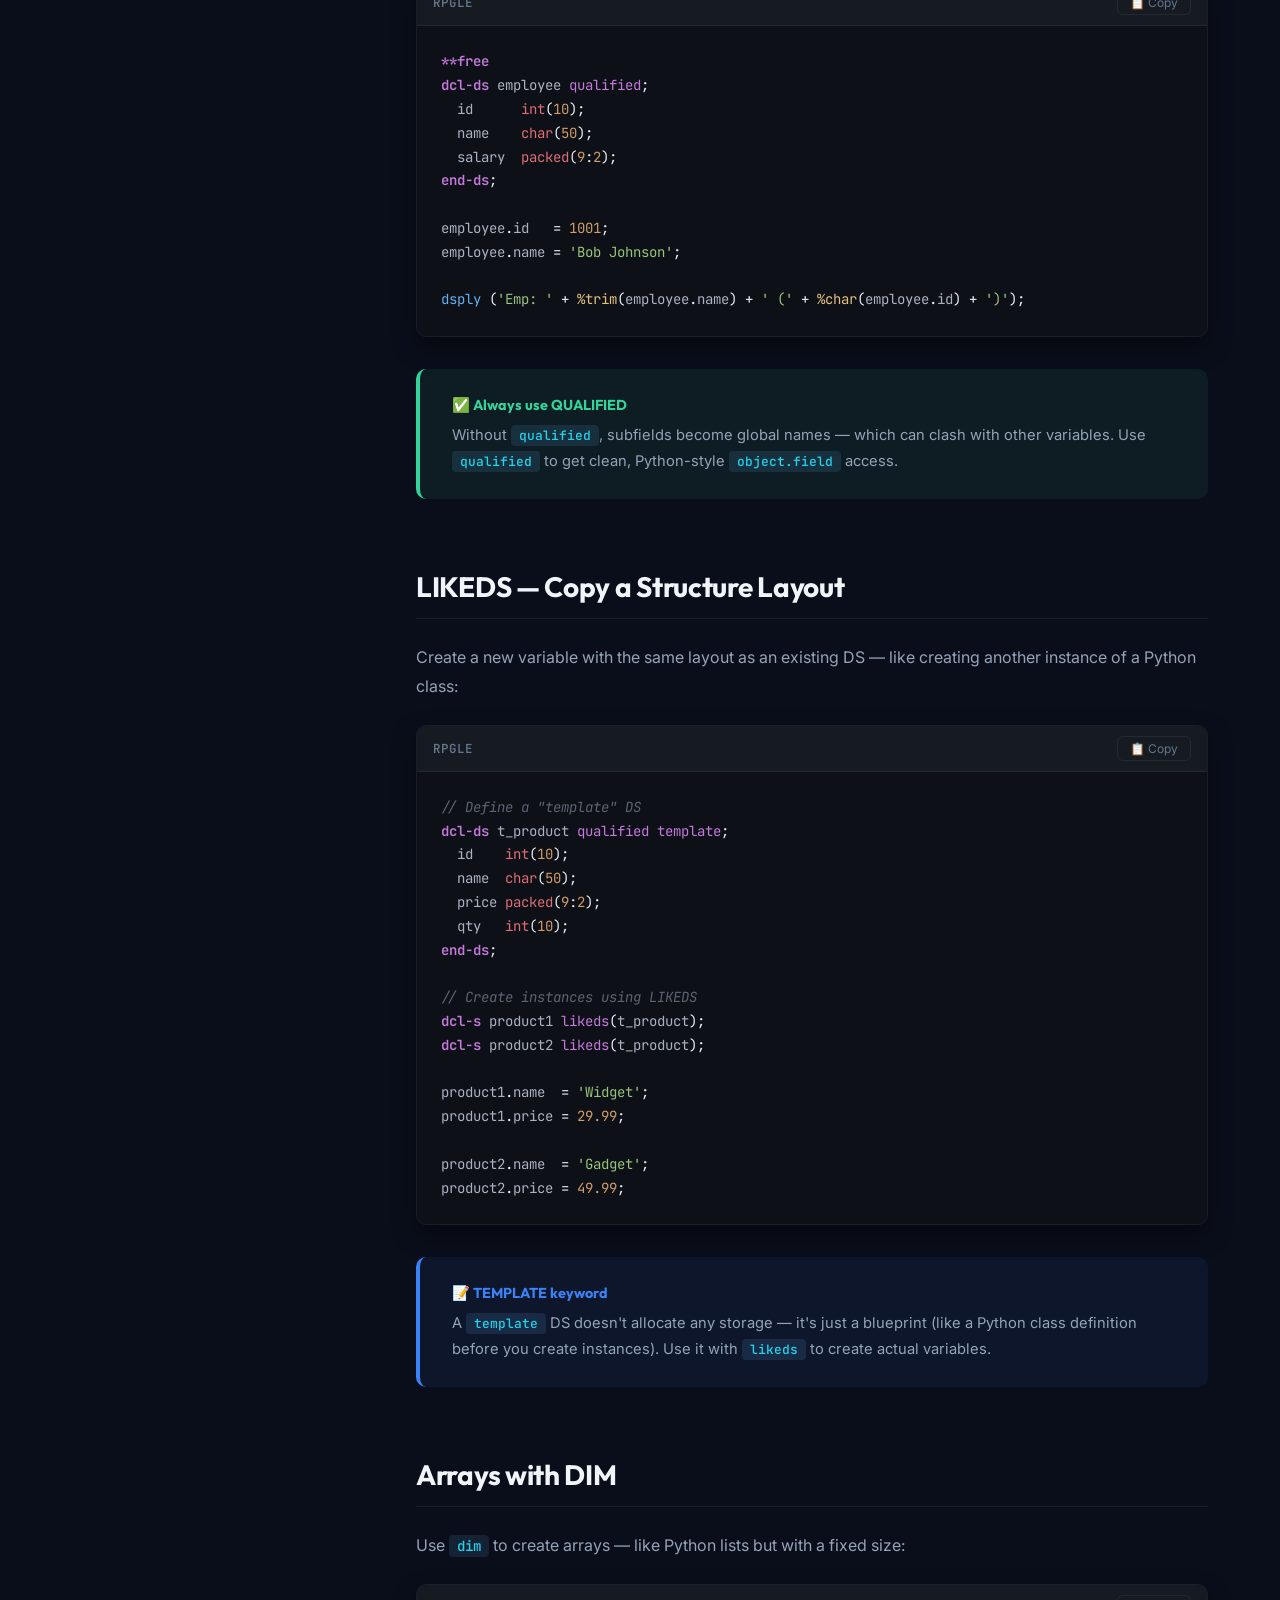
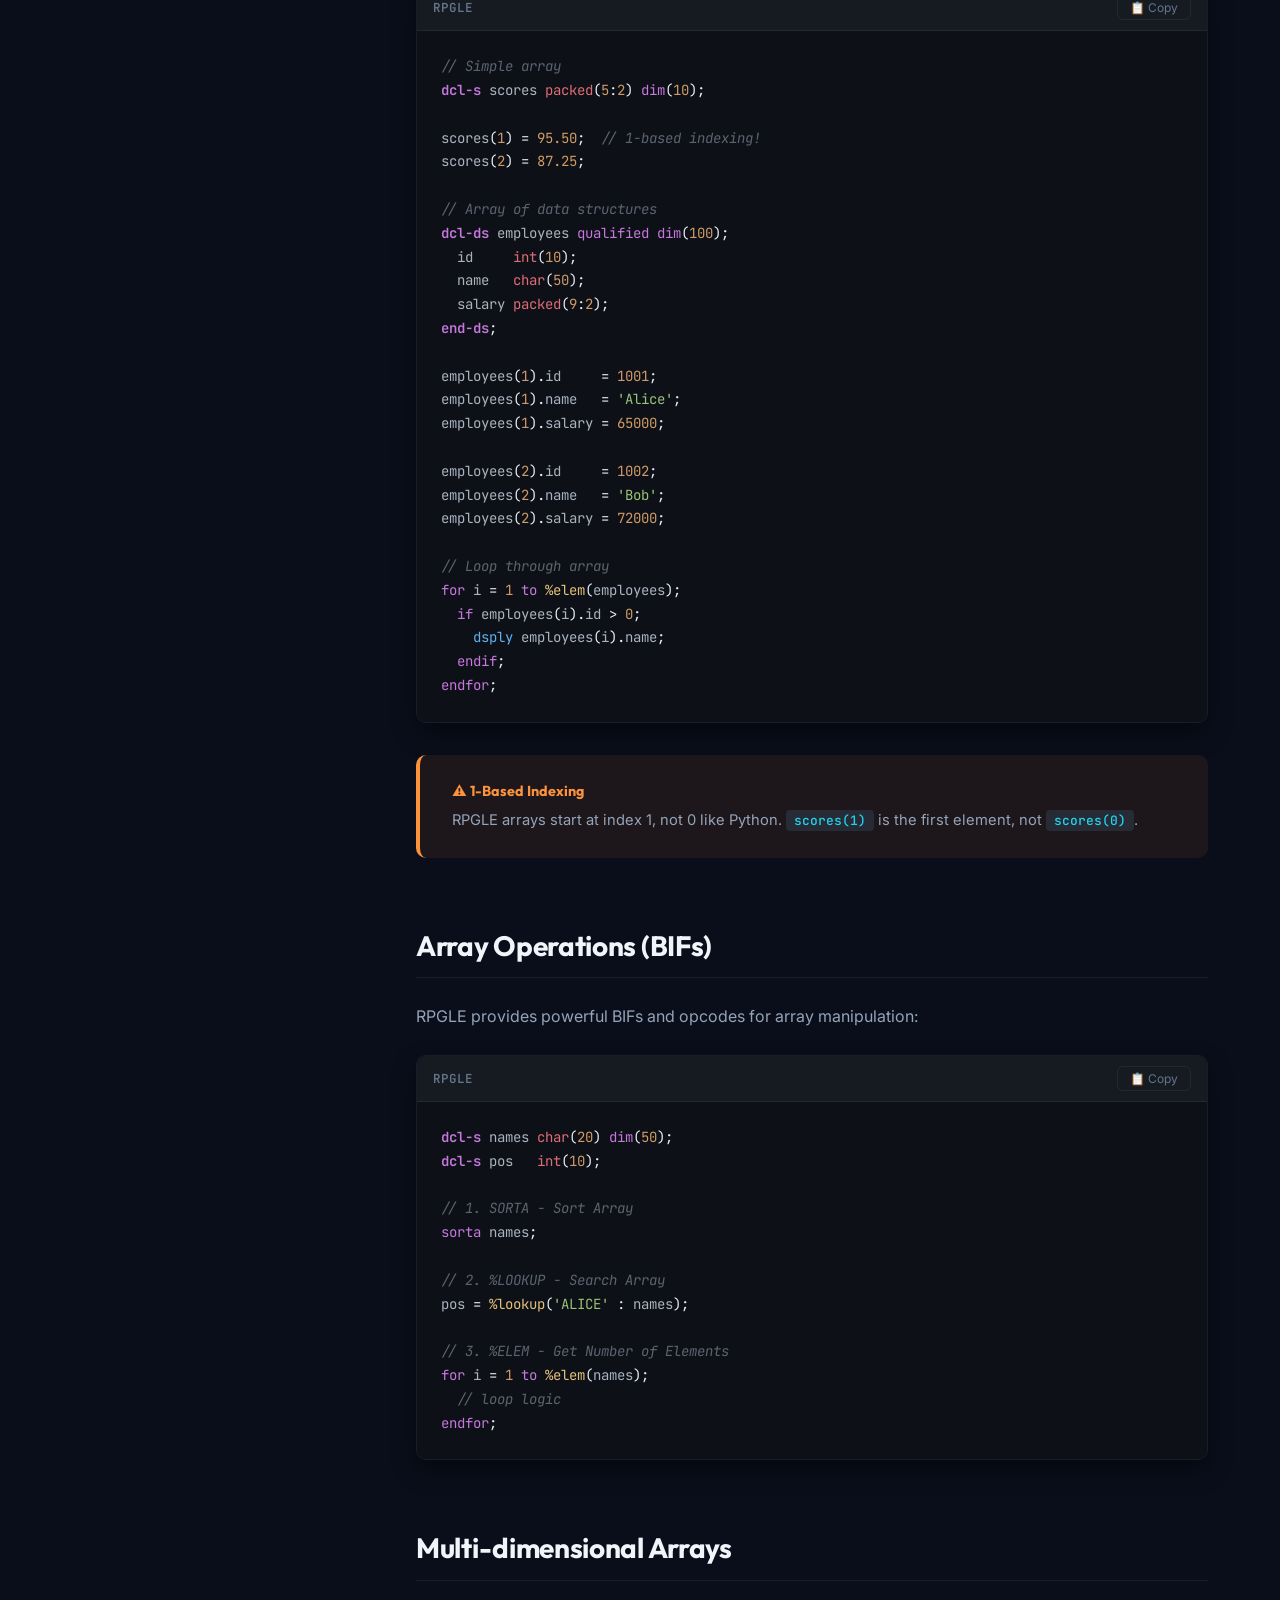
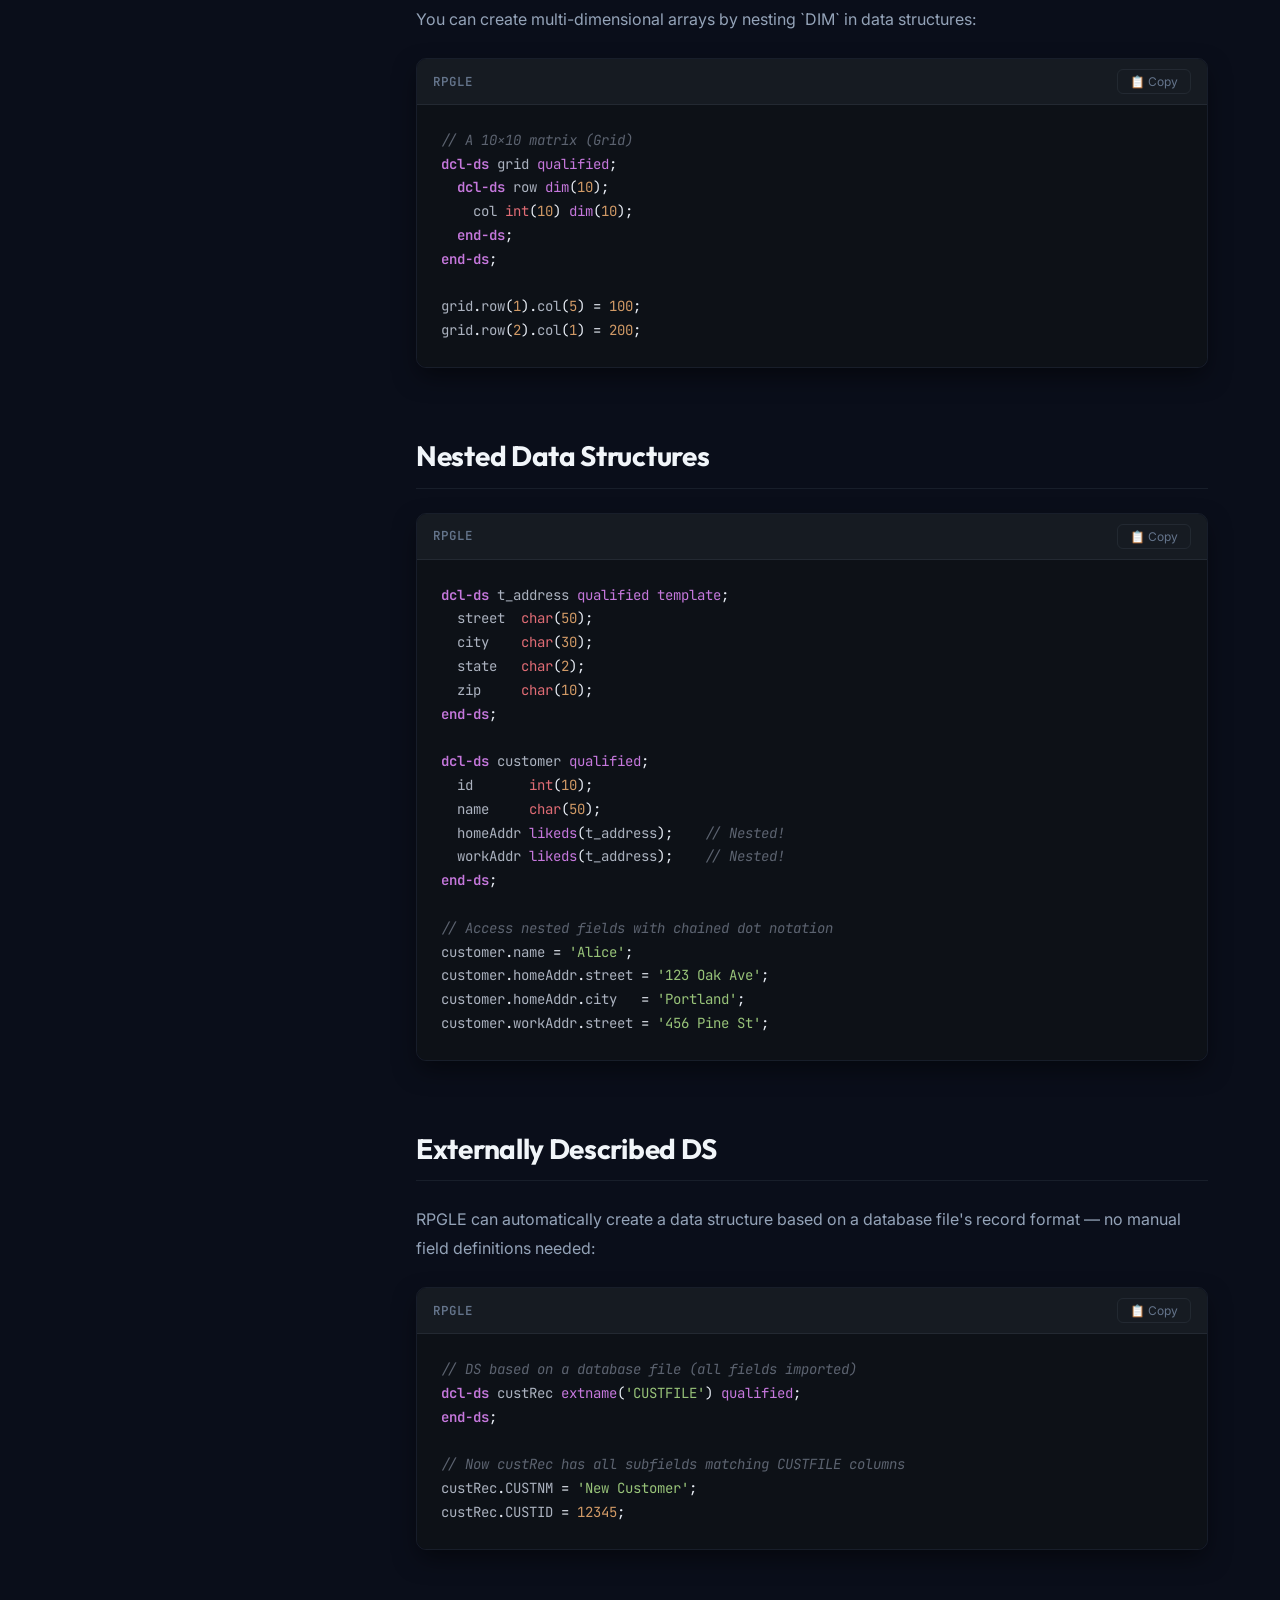
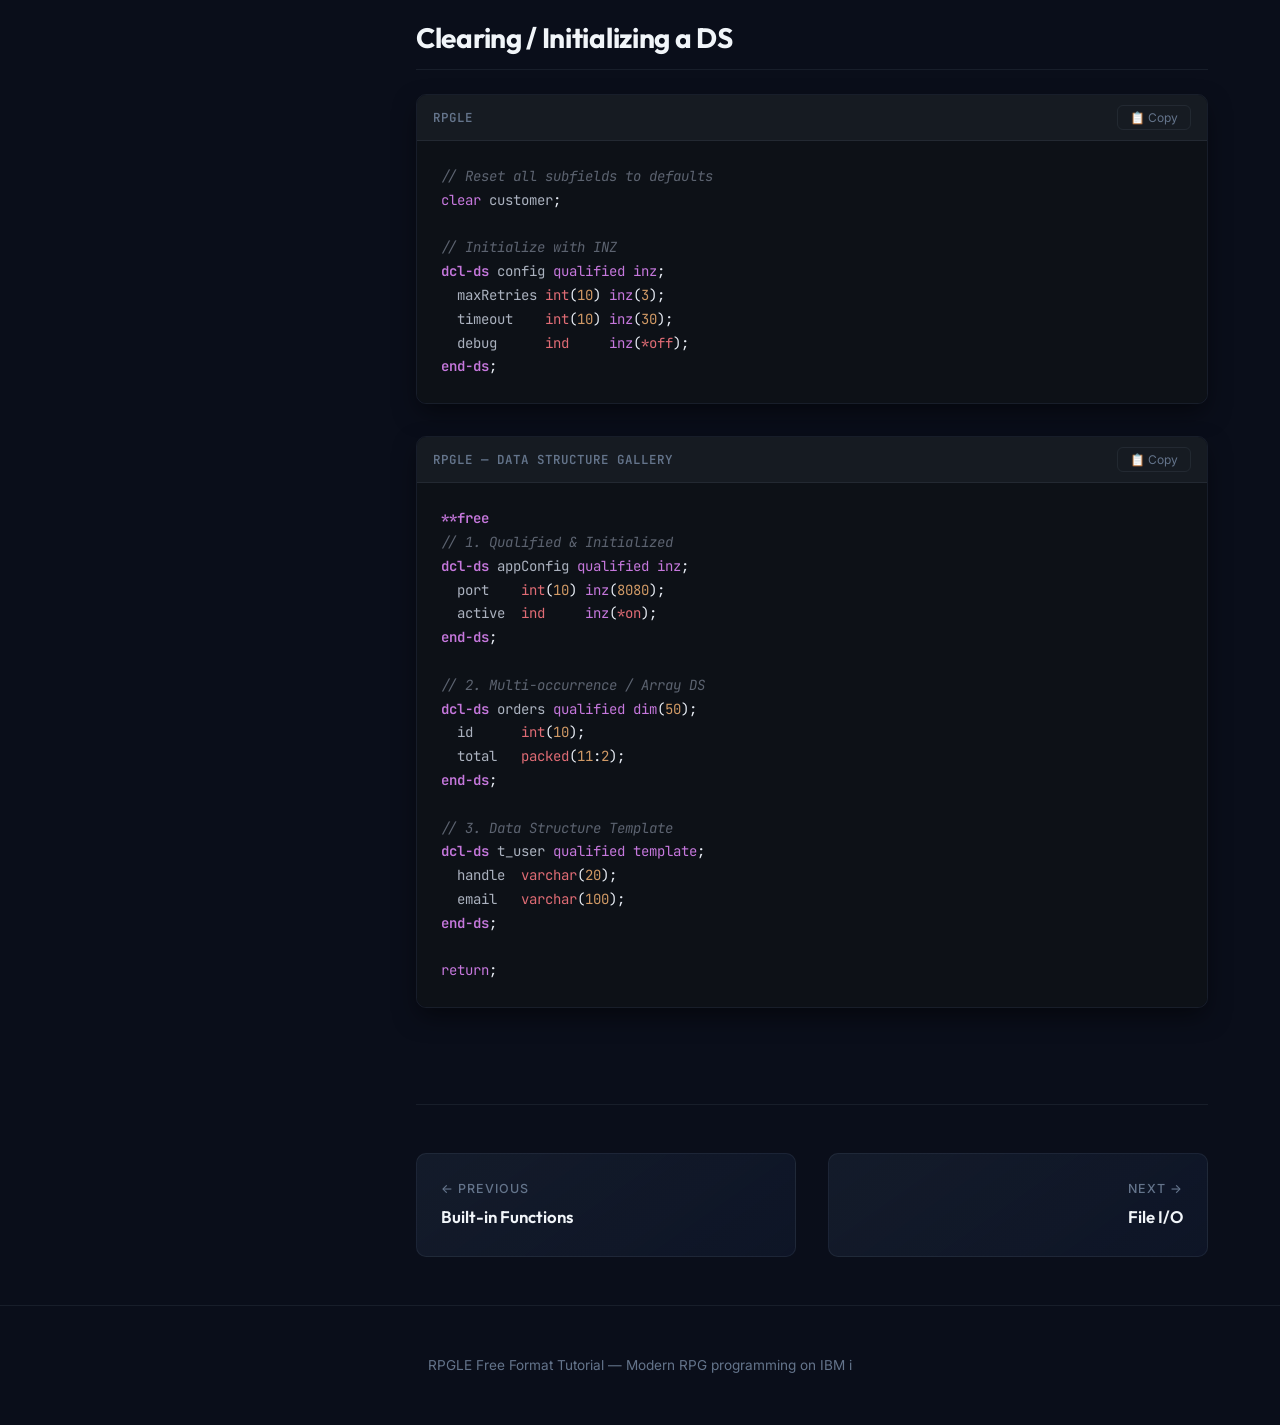
<file: pages/data-structures.html>
<!DOCTYPE html>
<html lang="en">

<head>
    <meta charset="UTF-8">
    <meta name="viewport" content="width=device-width, initial-scale=1.0">
    <meta name="description"
        content="RPGLE Data Structures: DCL-DS, qualified, LIKEDS, DIM arrays, nested structures, and externally described data structures.">
    <title>Data Structures — RPGLE Free Format Tutorial</title>
    <link rel="stylesheet" href="../css/style.css">
</head>

<body>
    <header class="site-header">
        <div class="header-inner">
            <a href="../index.html" class="logo">
                <div class="logo-icon">
                    <svg viewBox="0 0 100 40" fill="none" xmlns="http://www.w3.org/2000/svg">
                        <rect width="100" height="40" rx="12" fill="url(#logo_grad)" />
                        <text x="50%" y="58%" text-anchor="middle" dominant-baseline="middle" fill="white"
                            font-family="Outfit, sans-serif" font-weight="900" font-size="20">RPGLE</text>
                        <defs>
                            <linearGradient id="logo_grad" x1="0" y1="0" x2="100" y2="40"
                                gradientUnits="userSpaceOnUse">
                                <stop stop-color="#3b82f6" />
                                <stop offset="1" stop-color="#8b5cf6" />
                            </linearGradient>
                        </defs>
                    </svg>
                </div>
            </a>
            <nav>
                <ul class="nav-links">
                    <li><a href="../index.html">Home</a></li>
                    <li><a href="getting-started.html">Getting Started</a></li>
                    <li><a href="data-types.html">Data Types</a></li>
                    <li><a href="variables.html">Variables</a></li>
                    <li><a href="operators.html">Operators</a></li>
                    <li><a href="control-structures.html">Control Flow</a></li>
                    <li><a href="procedures.html">Procedures</a></li>
                    <li><a href="built-in-functions.html">BIFs</a></li>
                    <li><a href="data-structures.html" class="active">Data Structures</a></li>
                    <li><a href="file-operations.html">File I/O</a></li>
                </ul>
            </nav>
            <button class="menu-toggle" aria-label="Toggle menu">☰</button>
        </div>
    </header>

    <main class="main-wrapper">
        <div class="page-layout">
            <aside class="sidebar">
                <div class="sidebar-section">
                    <div class="sidebar-title">On This Page</div>
                    <ul class="sidebar-links">
                        <li><a href="#overview">Overview</a></li>
                        <li><a href="#basic-ds">Basic Data Structure</a></li>
                        <li><a href="#qualified">Qualified DS</a></li>
                        <li><a href="#likeds">LIKEDS</a></li>
                        <li><a href="#dim">Arrays (DIM)</a></li>
                        <li><a href="#array-ops">Array Operations (SORTA)</a></li>
                        <li><a href="#multidim">Multi-dimensional Arrays</a></li>
                        <li><a href="#nested">Nested Structures</a></li>
                        <li><a href="#extname">Externally Described</a></li>
                        <li><a href="#inz">Initialization</a></li>
                    </ul>
                </div>
            </aside>

            <article class="content">
                <div class="breadcrumb"><a href="../index.html">Home</a><span class="sep">›</span><span>Data
                        Structures</span></div>
                <h1>Data <span class="gradient-text">Structures</span></h1>
                <p class="lead">Data structures in RPGLE group related fields together — like Python's
                    <code>class</code>, <code>dict</code>, or <code>dataclass</code>. They're declared with
                    <code>dcl-ds</code> and are one of the most powerful features of RPGLE.
                </p>

                <h2 id="overview">Overview</h2>
                <div class="comparison-wrapper fade-in">
                    <div class="code-block">
                        <div class="code-header"><span class="code-lang">Python</span></div>
                        <div class="code-content">
                            <pre><span class="kw">class</span> <span class="fn">Customer</span>:
    <span class="kw">def</span> <span class="fn">__init__</span>(self):
        self.name = <span class="st">''</span>
        self.age = <span class="nm">0</span>
        self.balance = <span class="nm">0.0</span>

<span class="id">cust</span> = <span class="fn">Customer</span>()
<span class="id">cust</span>.name = <span class="st">'Alice'</span></pre>
                        </div>
                    </div>
                    <div class="code-block">
                        <div class="code-header"><span class="code-lang">RPGLE</span></div>
                        <div class="code-content">
                            <pre><span class="dc">**free</span>
<span class="dc">dcl-ds</span> <span class="id host">customer</span> <span class="kw host">qualified</span>;
  <span class="id">name</span>    <span class="dt host">char</span>(<span class="nm">30</span>);
  <span class="id">age</span>     <span class="dt host">int</span>(<span class="nm">10</span>);
  <span class="id">balance</span> <span class="dt host">packed</span>(<span class="nm">11</span>:<span class="nm">2</span>);
<span class="dc">end-ds</span>;

<span class="id">customer</span>.<span class="id">name</span> = <span class="st host">'Alice'</span>;
<span class="id host">customer</span>.<span class="id">age</span> = <span class="nm">30</span>;

<span class="fn">dsply</span> (<span class="st host">'Name: '</span> + <span class="id">customer</span>.<span class="id">name</span> + <span class="st host">' Age: '</span> + <span class="bi host">%char</span>(<span class="id">customer</span>.<span class="id">age</span>));</pre>
                        </div>
                    </div>
                </div>

                <h2 id="basic-ds">Basic Data Structure</h2>
                <div class="code-block">
                    <div class="code-header"><span class="code-lang">RPGLE</span><button class="copy-btn">📋
                            Copy</button></div>
                    <div class="code-content">
                        <pre><span class="cm">// Simple DS — fields are standalone in the global namespace</span>
<span class="dc">dcl-ds</span> <span class="id">address</span>;
  <span class="id">street</span>  <span class="dt">char</span>(<span class="nm">50</span>);
  <span class="id">city</span>    <span class="dt">char</span>(<span class="nm">30</span>);
  <span class="id">state</span>   <span class="dt">char</span>(<span class="nm">2</span>);
  <span class="id">zipcode</span> <span class="dt">char</span>(<span class="nm">10</span>);
<span class="dc">end-ds</span>;

<span class="cm">// Access directly (no prefix needed)</span>
<span class="id">street</span> = <span class="st">'123 Main St'</span>;
<span class="id">city</span>   = <span class="st">'Springfield'</span>;
<span class="id">state</span>  = <span class="st">'IL'</span>;</pre>
                    </div>
                </div>

                <h2 id="qualified">Qualified Data Structures <span class="badge badge-blue">Recommended</span></h2>
                <p>With <code>qualified</code>, subfields are accessed using dot notation — like Python objects. This is
                    the <strong>recommended</strong> approach to avoid name conflicts.</p>
                <div class="code-block">
                    <div class="code-header"><span class="code-lang">RPGLE</span><button class="copy-btn">📋
                            Copy</button></div>
                    <div class="code-content">
                        <pre><span class="dc">**free</span>
<span class="dc">dcl-ds</span> <span class="id host">employee</span> <span class="kw host">qualified</span>;
  <span class="id">id</span>      <span class="dt host">int</span>(<span class="nm">10</span>);
  <span class="id">name</span>    <span class="dt host">char</span>(<span class="nm">50</span>);
  <span class="id">salary</span>  <span class="dt host">packed</span>(<span class="nm">9</span>:<span class="nm">2</span>);
<span class="dc">end-ds</span>;

<span class="id">employee</span>.<span class="id">id</span>   = <span class="nm">1001</span>;
<span class="id">employee</span>.<span class="id host">name</span> = <span class="st host">'Bob Johnson'</span>;

<span class="fn">dsply</span> (<span class="st host">'Emp: '</span> + <span class="bi host">%trim</span>(<span class="id">employee</span>.<span class="id">name</span>) + <span class="st host host">' ('</span> + <span class="bi host">%char</span>(<span class="id host">employee</span>.<span class="id">id</span>) + <span class="st host host host">')'</span>);</pre>
                    </div>
                </div>

                <div class="info-box tip">
                    <div class="box-title">✅ Always use QUALIFIED</div>
                    <p>Without <code>qualified</code>, subfields become global names — which can clash with other
                        variables. Use <code>qualified</code> to get clean, Python-style <code>object.field</code>
                        access.</p>
                </div>

                <h2 id="likeds">LIKEDS — Copy a Structure Layout</h2>
                <p>Create a new variable with the same layout as an existing DS — like creating another instance of a
                    Python class:</p>
                <div class="code-block">
                    <div class="code-header"><span class="code-lang">RPGLE</span><button class="copy-btn">📋
                            Copy</button></div>
                    <div class="code-content">
                        <pre><span class="cm">// Define a "template" DS</span>
<span class="dc">dcl-ds</span> <span class="id">t_product</span> <span class="kw">qualified</span> <span class="kw">template</span>;
  <span class="id">id</span>    <span class="dt">int</span>(<span class="nm">10</span>);
  <span class="id">name</span>  <span class="dt">char</span>(<span class="nm">50</span>);
  <span class="id">price</span> <span class="dt">packed</span>(<span class="nm">9</span>:<span class="nm">2</span>);
  <span class="id">qty</span>   <span class="dt">int</span>(<span class="nm">10</span>);
<span class="dc">end-ds</span>;

<span class="cm">// Create instances using LIKEDS</span>
<span class="dc">dcl-s</span> <span class="id">product1</span> <span class="kw">likeds</span>(<span class="id">t_product</span>);
<span class="dc">dcl-s</span> <span class="id">product2</span> <span class="kw">likeds</span>(<span class="id">t_product</span>);

<span class="id">product1</span>.<span class="id">name</span>  = <span class="st">'Widget'</span>;
<span class="id">product1</span>.<span class="id">price</span> = <span class="nm">29.99</span>;

<span class="id">product2</span>.<span class="id">name</span>  = <span class="st">'Gadget'</span>;
<span class="id">product2</span>.<span class="id">price</span> = <span class="nm">49.99</span>;</pre>
                    </div>
                </div>

                <div class="info-box note">
                    <div class="box-title">📝 TEMPLATE keyword</div>
                    <p>A <code>template</code> DS doesn't allocate any storage — it's just a blueprint (like a Python
                        class definition before you create instances). Use it with <code>likeds</code> to create actual
                        variables.</p>
                </div>

                <h2 id="dim">Arrays with DIM</h2>
                <p>Use <code>dim</code> to create arrays — like Python lists but with a fixed size:</p>
                <div class="code-block">
                    <div class="code-header"><span class="code-lang">RPGLE</span><button class="copy-btn">📋
                            Copy</button></div>
                    <div class="code-content">
                        <pre><span class="cm">// Simple array</span>
<span class="dc">dcl-s</span> <span class="id">scores</span> <span class="dt">packed</span>(<span class="nm">5</span>:<span class="nm">2</span>) <span class="kw">dim</span>(<span class="nm">10</span>);

<span class="id">scores</span>(<span class="nm">1</span>) = <span class="nm">95.50</span>;  <span class="cm">// 1-based indexing!</span>
<span class="id">scores</span>(<span class="nm">2</span>) = <span class="nm">87.25</span>;

<span class="cm">// Array of data structures</span>
<span class="dc">dcl-ds</span> <span class="id">employees</span> <span class="kw">qualified</span> <span class="kw">dim</span>(<span class="nm">100</span>);
  <span class="id">id</span>     <span class="dt">int</span>(<span class="nm">10</span>);
  <span class="id">name</span>   <span class="dt">char</span>(<span class="nm">50</span>);
  <span class="id">salary</span> <span class="dt">packed</span>(<span class="nm">9</span>:<span class="nm">2</span>);
<span class="dc">end-ds</span>;

<span class="id">employees</span>(<span class="nm">1</span>).<span class="id">id</span>     = <span class="nm">1001</span>;
<span class="id">employees</span>(<span class="nm">1</span>).<span class="id">name</span>   = <span class="st">'Alice'</span>;
<span class="id">employees</span>(<span class="nm">1</span>).<span class="id">salary</span> = <span class="nm">65000</span>;

<span class="id">employees</span>(<span class="nm">2</span>).<span class="id">id</span>     = <span class="nm">1002</span>;
<span class="id">employees</span>(<span class="nm">2</span>).<span class="id">name</span>   = <span class="st">'Bob'</span>;
<span class="id">employees</span>(<span class="nm">2</span>).<span class="id">salary</span> = <span class="nm">72000</span>;

<span class="cm">// Loop through array</span>
<span class="kw">for</span> <span class="id">i</span> = <span class="nm">1</span> <span class="kw">to</span> <span class="bi">%elem</span>(<span class="id">employees</span>);
  <span class="kw">if</span> <span class="id">employees</span>(<span class="id">i</span>).<span class="id">id</span> > <span class="nm">0</span>;
    <span class="fn">dsply</span> <span class="id">employees</span>(<span class="id">i</span>).<span class="id">name</span>;
  <span class="kw">endif</span>;
<span class="kw">endfor</span>;</pre>
                    </div>
                </div>

                <div class="info-box warning">
                    <div class="box-title">⚠️ 1-Based Indexing</div>
                    <p>RPGLE arrays start at index 1, not 0 like Python. <code>scores(1)</code> is the first element,
                        not <code>scores(0)</code>.</p>
                </div>

                <h2 id="array-ops">Array Operations (BIFs)</h2>
                <p>RPGLE provides powerful BIFs and opcodes for array manipulation:</p>
                <div class="code-block">
                    <div class="code-header"><span class="code-lang">RPGLE</span><button class="copy-btn">📋
                            Copy</button></div>
                    <div class="code-content">
                        <pre><span class="dc">dcl-s</span> <span class="id">names</span> <span class="dt">char</span>(<span class="nm">20</span>) <span class="kw">dim</span>(<span class="nm">50</span>);
<span class="dc">dcl-s</span> <span class="id">pos</span>   <span class="dt">int</span>(<span class="nm">10</span>);

<span class="cm">// 1. SORTA - Sort Array</span>
<span class="kw">sorta</span> <span class="id">names</span>;

<span class="cm">// 2. %LOOKUP - Search Array</span>
<span class="id">pos</span> = <span class="bi">%lookup</span>(<span class="st">'ALICE'</span> : <span class="id">names</span>);

<span class="cm">// 3. %ELEM - Get Number of Elements</span>
<span class="kw">for</span> <span class="id">i</span> = <span class="nm">1</span> <span class="kw">to</span> <span class="bi">%elem</span>(<span class="id">names</span>);
  <span class="cm">// loop logic</span>
<span class="kw">endfor</span>;</pre>
                    </div>
                </div>

                <h2 id="multidim">Multi-dimensional Arrays</h2>
                <p>You can create multi-dimensional arrays by nesting `DIM` in data structures:</p>
                <div class="code-block">
                    <div class="code-header"><span class="code-lang">RPGLE</span><button class="copy-btn">📋
                            Copy</button></div>
                    <div class="code-content">
                        <pre><span class="cm">// A 10x10 matrix (Grid)</span>
<span class="dc">dcl-ds</span> <span class="id">grid</span> <span class="kw">qualified</span>;
  <span class="dc">dcl-ds</span> <span class="id">row</span> <span class="kw">dim</span>(<span class="nm">10</span>);
    <span class="id">col</span> <span class="dt">int</span>(<span class="nm">10</span>) <span class="kw">dim</span>(<span class="nm">10</span>);
  <span class="dc">end-ds</span>;
<span class="dc">end-ds</span>;

<span class="id">grid</span>.<span class="id">row</span>(<span class="nm">1</span>).<span class="id">col</span>(<span class="nm">5</span>) = <span class="nm">100</span>;
<span class="id">grid</span>.<span class="id">row</span>(<span class="nm">2</span>).<span class="id">col</span>(<span class="nm">1</span>) = <span class="nm">200</span>;</pre>
                    </div>
                </div>

                <h2 id="nested">Nested Data Structures</h2>
                <div class="code-block">
                    <div class="code-header"><span class="code-lang">RPGLE</span><button class="copy-btn">📋
                            Copy</button></div>
                    <div class="code-content">
                        <pre><span class="dc">dcl-ds</span> <span class="id">t_address</span> <span class="kw">qualified</span> <span class="kw">template</span>;
  <span class="id">street</span>  <span class="dt">char</span>(<span class="nm">50</span>);
  <span class="id">city</span>    <span class="dt">char</span>(<span class="nm">30</span>);
  <span class="id">state</span>   <span class="dt">char</span>(<span class="nm">2</span>);
  <span class="id">zip</span>     <span class="dt">char</span>(<span class="nm">10</span>);
<span class="dc">end-ds</span>;

<span class="dc">dcl-ds</span> <span class="id">customer</span> <span class="kw">qualified</span>;
  <span class="id">id</span>       <span class="dt">int</span>(<span class="nm">10</span>);
  <span class="id">name</span>     <span class="dt">char</span>(<span class="nm">50</span>);
  <span class="id">homeAddr</span> <span class="kw">likeds</span>(<span class="id">t_address</span>);    <span class="cm">// Nested!</span>
  <span class="id">workAddr</span> <span class="kw">likeds</span>(<span class="id">t_address</span>);    <span class="cm">// Nested!</span>
<span class="dc">end-ds</span>;

<span class="cm">// Access nested fields with chained dot notation</span>
<span class="id">customer</span>.<span class="id">name</span> = <span class="st">'Alice'</span>;
<span class="id">customer</span>.<span class="id">homeAddr</span>.<span class="id">street</span> = <span class="st">'123 Oak Ave'</span>;
<span class="id">customer</span>.<span class="id">homeAddr</span>.<span class="id">city</span>   = <span class="st">'Portland'</span>;
<span class="id">customer</span>.<span class="id">workAddr</span>.<span class="id">street</span> = <span class="st">'456 Pine St'</span>;</pre>
                    </div>
                </div>

                <h2 id="extname">Externally Described DS</h2>
                <p>RPGLE can automatically create a data structure based on a database file's record format — no manual
                    field definitions needed:</p>
                <div class="code-block">
                    <div class="code-header"><span class="code-lang">RPGLE</span><button class="copy-btn">📋
                            Copy</button></div>
                    <div class="code-content">
                        <pre><span class="cm">// DS based on a database file (all fields imported)</span>
<span class="dc">dcl-ds</span> <span class="id">custRec</span> <span class="kw">extname</span>(<span class="st">'CUSTFILE'</span>) <span class="kw">qualified</span>;
<span class="dc">end-ds</span>;

<span class="cm">// Now custRec has all subfields matching CUSTFILE columns</span>
<span class="id">custRec</span>.<span class="id">CUSTNM</span> = <span class="st">'New Customer'</span>;
<span class="id">custRec</span>.<span class="id">CUSTID</span> = <span class="nm">12345</span>;</pre>
                    </div>
                </div>

                <h2 id="inz">Clearing / Initializing a DS</h2>
                <div class="code-block">
                    <div class="code-header"><span class="code-lang">RPGLE</span><button class="copy-btn">📋
                            Copy</button></div>
                    <div class="code-content">
                        <pre><span class="cm">// Reset all subfields to defaults</span>
<span class="kw">clear</span> <span class="id">customer</span>;

<span class="cm">// Initialize with INZ</span>
<span class="dc">dcl-ds</span> <span class="id">config</span> <span class="kw">qualified</span> <span class="kw">inz</span>;
  <span class="id">maxRetries</span> <span class="dt">int</span>(<span class="nm">10</span>) <span class="kw">inz</span>(<span class="nm">3</span>);
  <span class="id">timeout</span>    <span class="dt">int</span>(<span class="nm">10</span>) <span class="kw">inz</span>(<span class="nm">30</span>);
  <span class="id">debug</span>      <span class="dt">ind</span>     <span class="kw">inz</span>(<span class="sp">*off</span>);
<span class="dc">end-ds</span>;</pre>
                    </div>
                </div>

                <div class="code-block">
                    <div class="code-header"><span class="code-lang">RPGLE — Data Structure Gallery</span><button
                            class="copy-btn">📋
                            Copy</button></div>
                    <div class="code-content">
                        <pre><span class="dc">**free</span>
<span class="cm">// 1. Qualified & Initialized</span>
<span class="dc">dcl-ds</span> <span class="id">appConfig</span> <span class="kw">qualified</span> <span class="kw">inz</span>;
  <span class="id">port</span>    <span class="dt">int</span>(<span class="nm">10</span>) <span class="kw">inz</span>(<span class="nm">8080</span>);
  <span class="id">active</span>  <span class="dt host">ind</span>     <span class="kw host">inz</span>(<span class="sp host">*on</span>);
<span class="dc host host host host">end-ds</span>;

<span class="cm host host host host host host">// 2. Multi-occurrence / Array DS</span>
<span class="dc host host host host host host host host">dcl-ds</span> <span class="id host host host host host host host host host host">orders</span> <span class="kw host host host host host host host host host host host host">qualified</span> <span class="kw host host host host host host host host host host host host host host">dim</span>(<span class="nm host">50</span>);
  <span class="id host host host host host host host host host host host host host host host host">id</span>      <span class="dt host host host host host host host host host host host host host host host host host host">int</span>(<span class="nm host">10</span>);
  <span class="id host host host host host host host host host host host host host host host host host host host host">total</span>   <span class="dt host host host host host host host host host host host host host host host host host host host host host host">packed</span>(<span class="nm host">11</span>:<span class="nm host">2</span>);
<span class="dc host host host host host host host host host host host host host host host host host host host host host host host host">end-ds</span>;

<span class="cm host host host host host host host host host host host host host host host host host host host host host host host host host host">// 3. Data Structure Template</span>
<span class="dc host host host host host host host host host host host host host host host host host host host host host host host host host host host host">dcl-ds</span> <span class="id host host host host host host host host host host host host host host host host host host host host host host host host host host host host host host">t_user</span> <span class="kw host host host host host host host host host host host host host host host host host host host host host host host host host host host host host host host host">qualified</span> <span class="kw host host host host host host host host host host host host host host host host host host host host host host host host host host host host host host host host host host">template</span>;
  <span class="id host host host host host host host host host host host host host host host host host host host host host host host host host host host host host host host host host host host host">handle</span>  <span class="dt host host host host host host host host host host host host host host host host host host host host host host host host host host host host host host host host host host host host host host">varchar</span>(<span class="nm host">20</span>);
  <span class="id host host host host host host host host host host host host host host host host host host host host host host host host host host host host host host host host host host host host host host host host">email</span>   <span class="dt host host host host host host host host host host host host host host host host host host host host host host host host host host host host host host host host host host host host host host host host host host">varchar</span>(<span class="nm">100</span>);
<span class="dc host host host host host host host host host host host host host host host host host host host host host host host host host host host host host host host host host host host host host host host host host host host host">end-ds</span>;

<span class="kw host host host host host host host host host host host host host host host host host host host host host host host host host host host host host host host host host host host host host host host host host host host host host host">return</span>;</pre>
                    </div>
                </div>

                <div class="chapter-nav">
                    <a href="built-in-functions.html" class="chapter-link prev"><span class="label">←
                            Previous</span><span class="title">Built-in Functions</span></a>
                    <a href="file-operations.html" class="chapter-link next"><span class="label">Next →</span><span
                            class="title">File I/O</span></a>
                </div>
            </article>
        </div>
    </main>
    <footer class="site-footer">
        <div class="footer-inner">
            <p>RPGLE Free Format Tutorial — Modern RPG programming on IBM i</p>
        </div>
    </footer>
    <button class="back-to-top" aria-label="Back to top">↑</button>
    <script src="../js/main.js"></script>
</body>

</html>
</file>
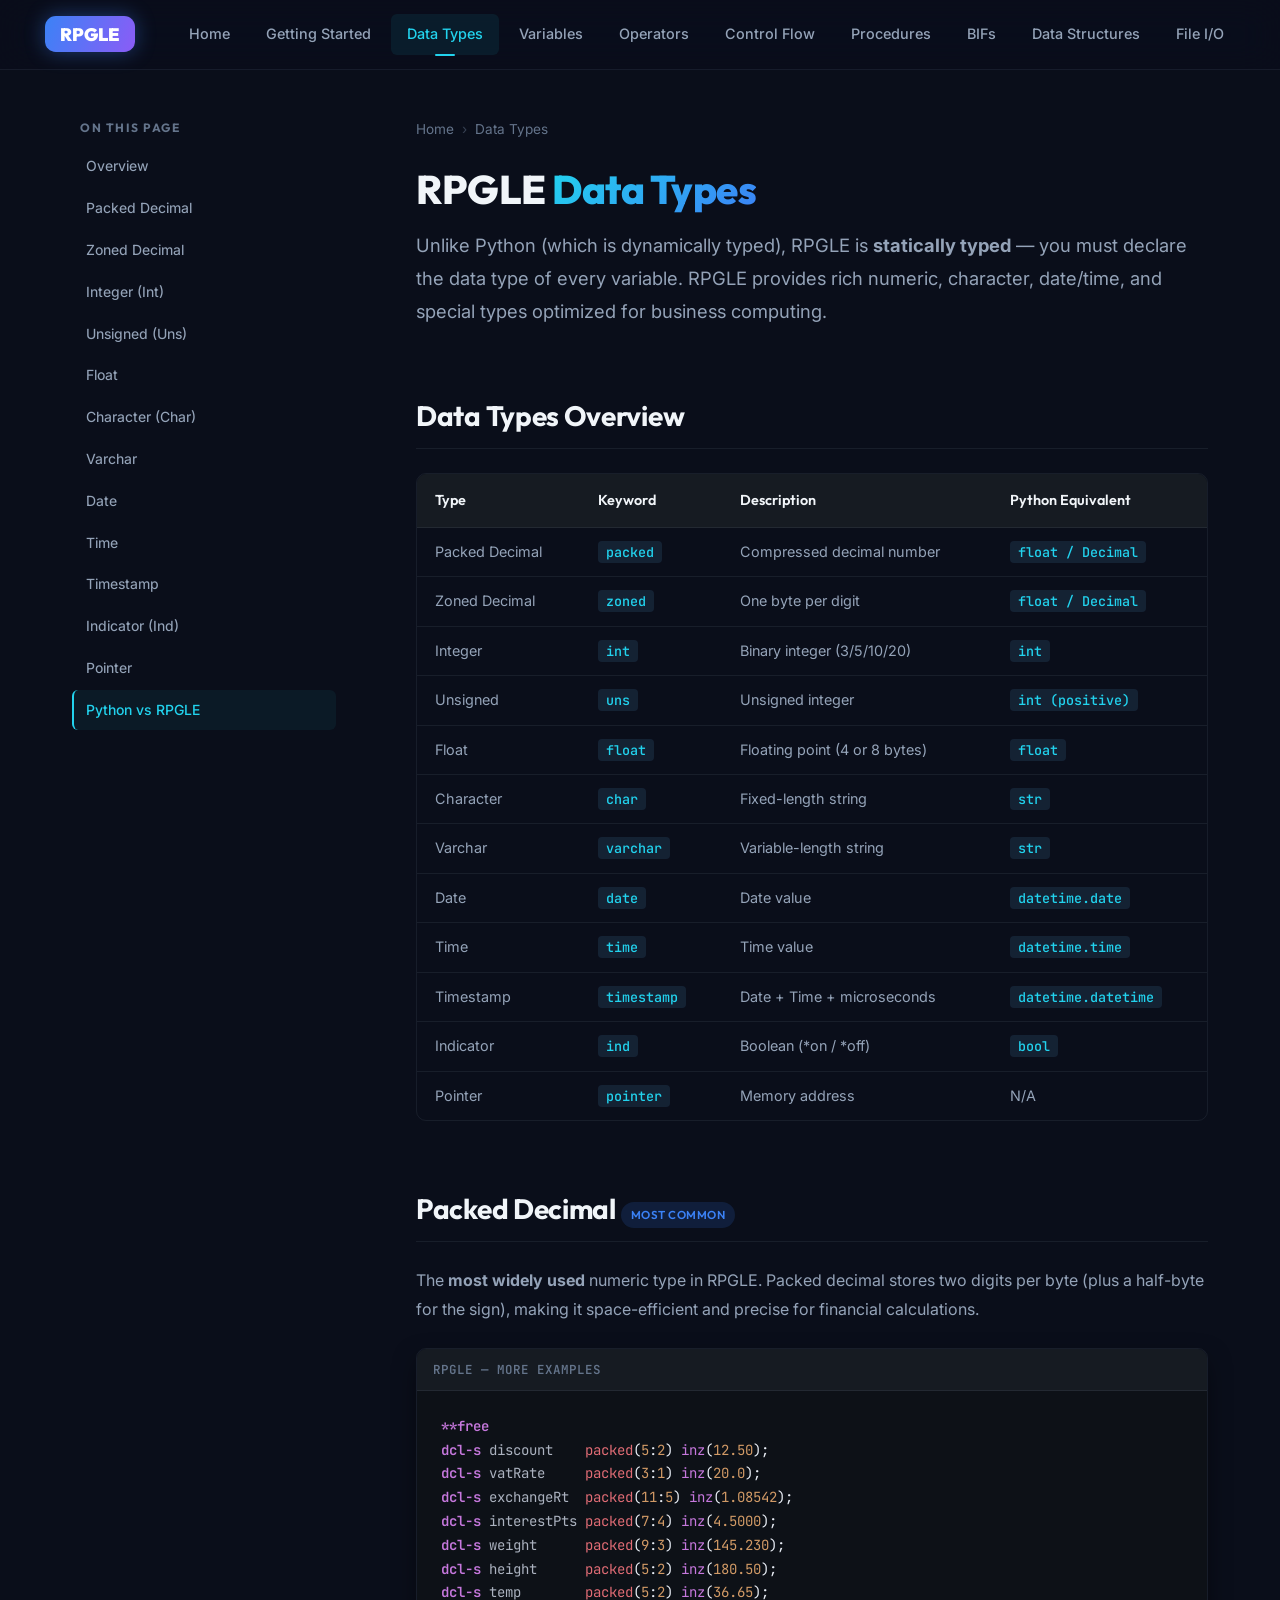
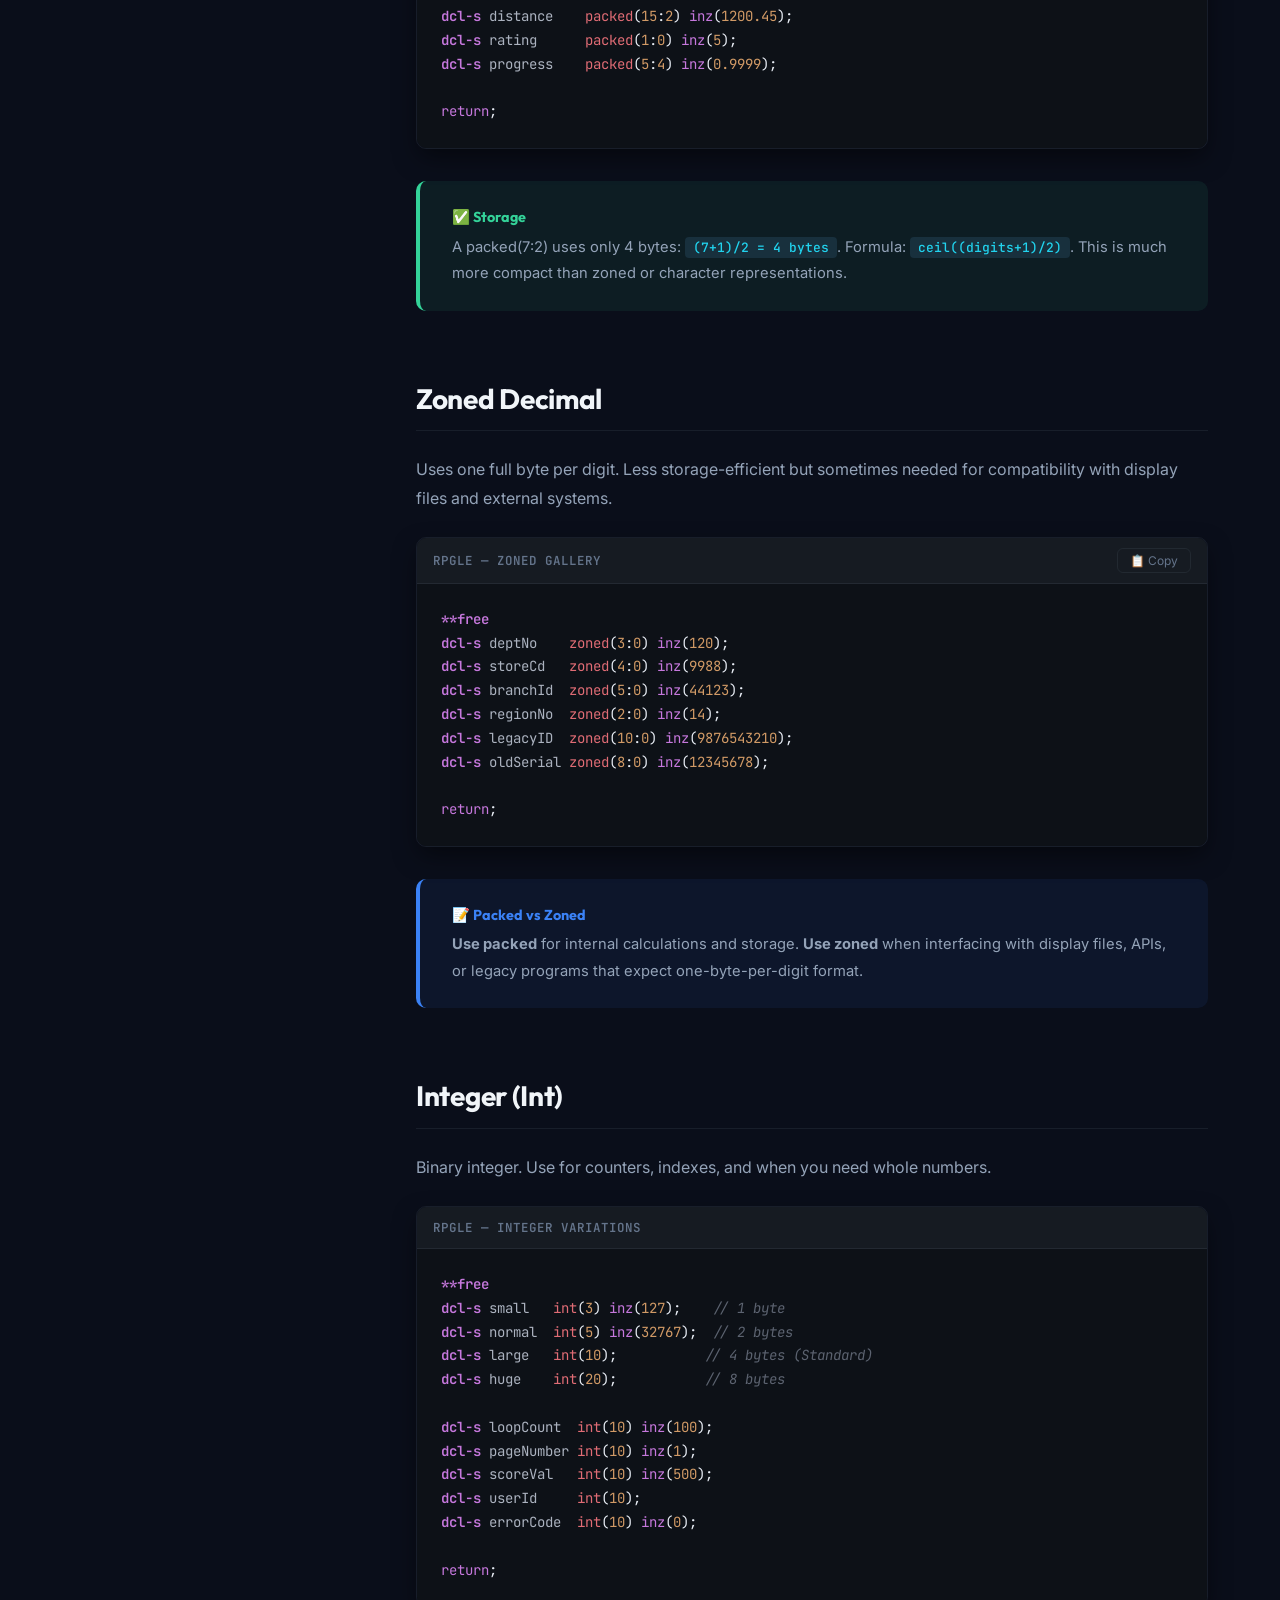
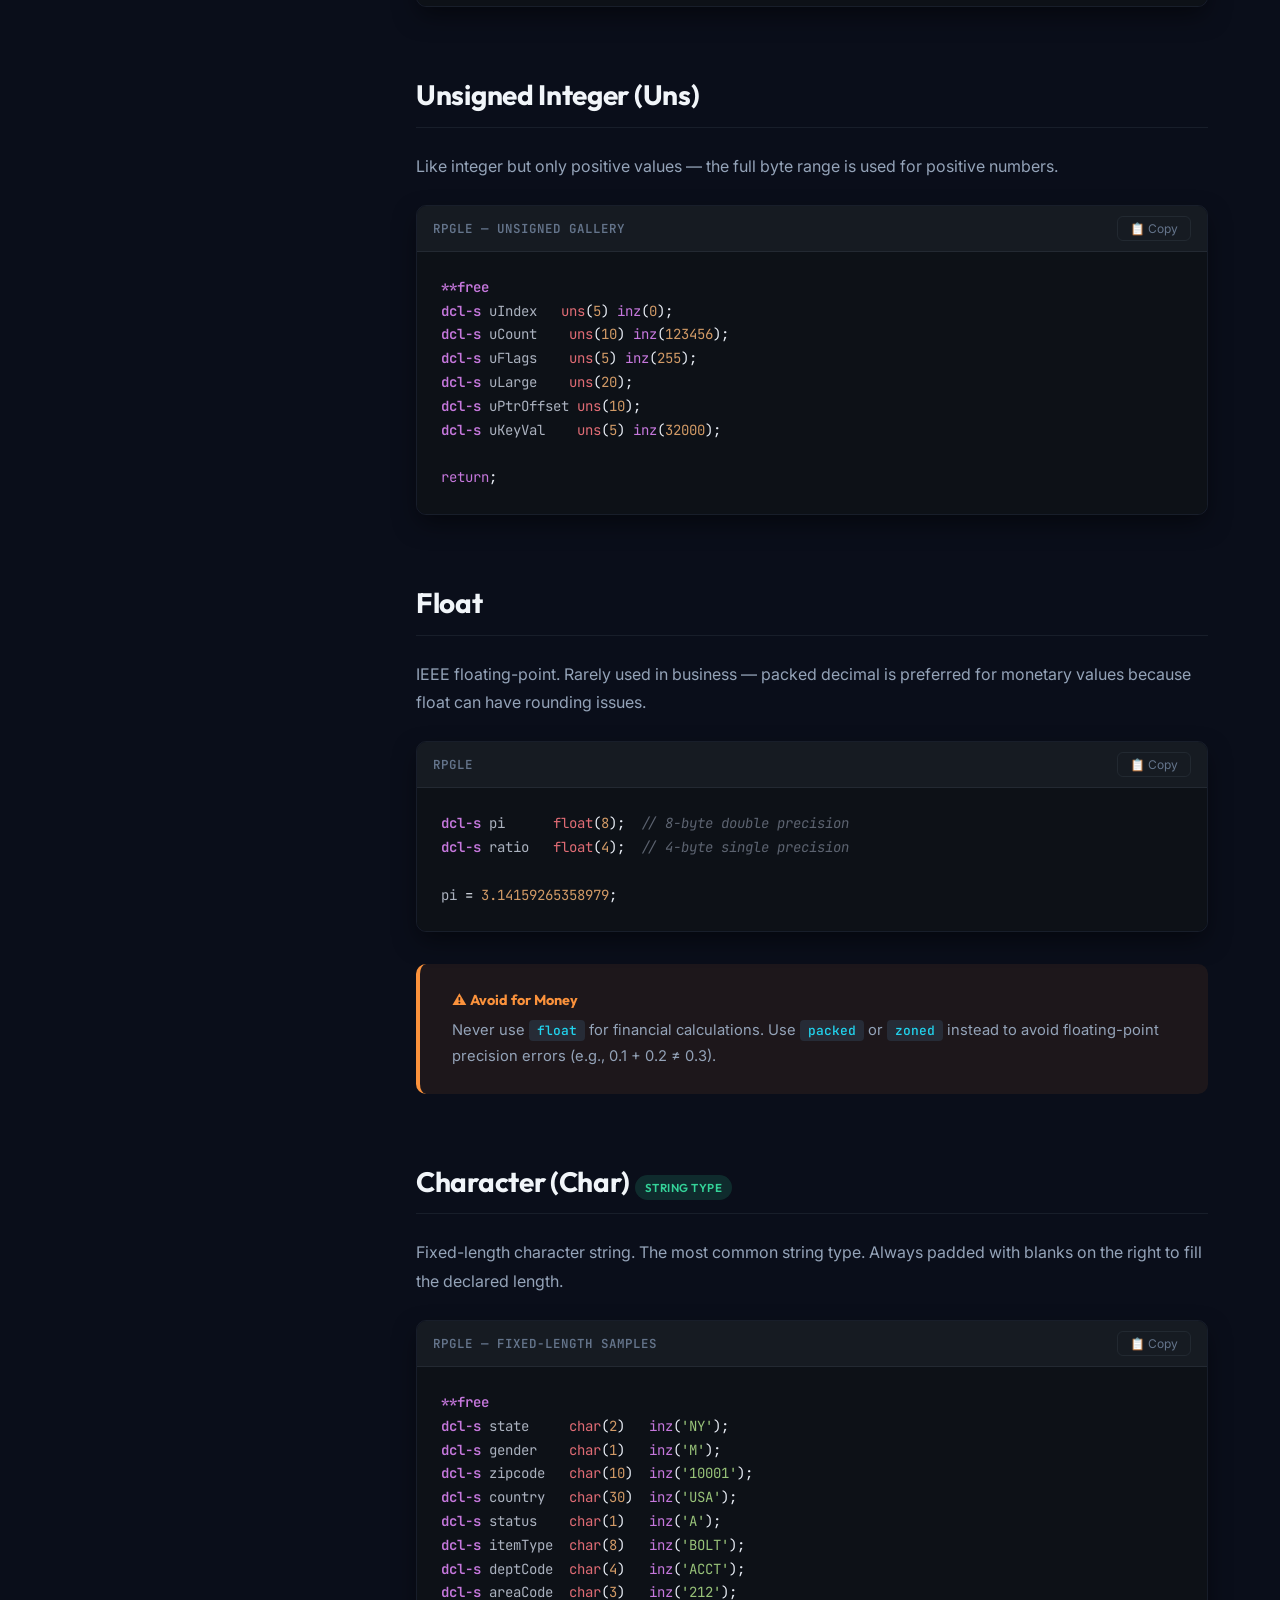
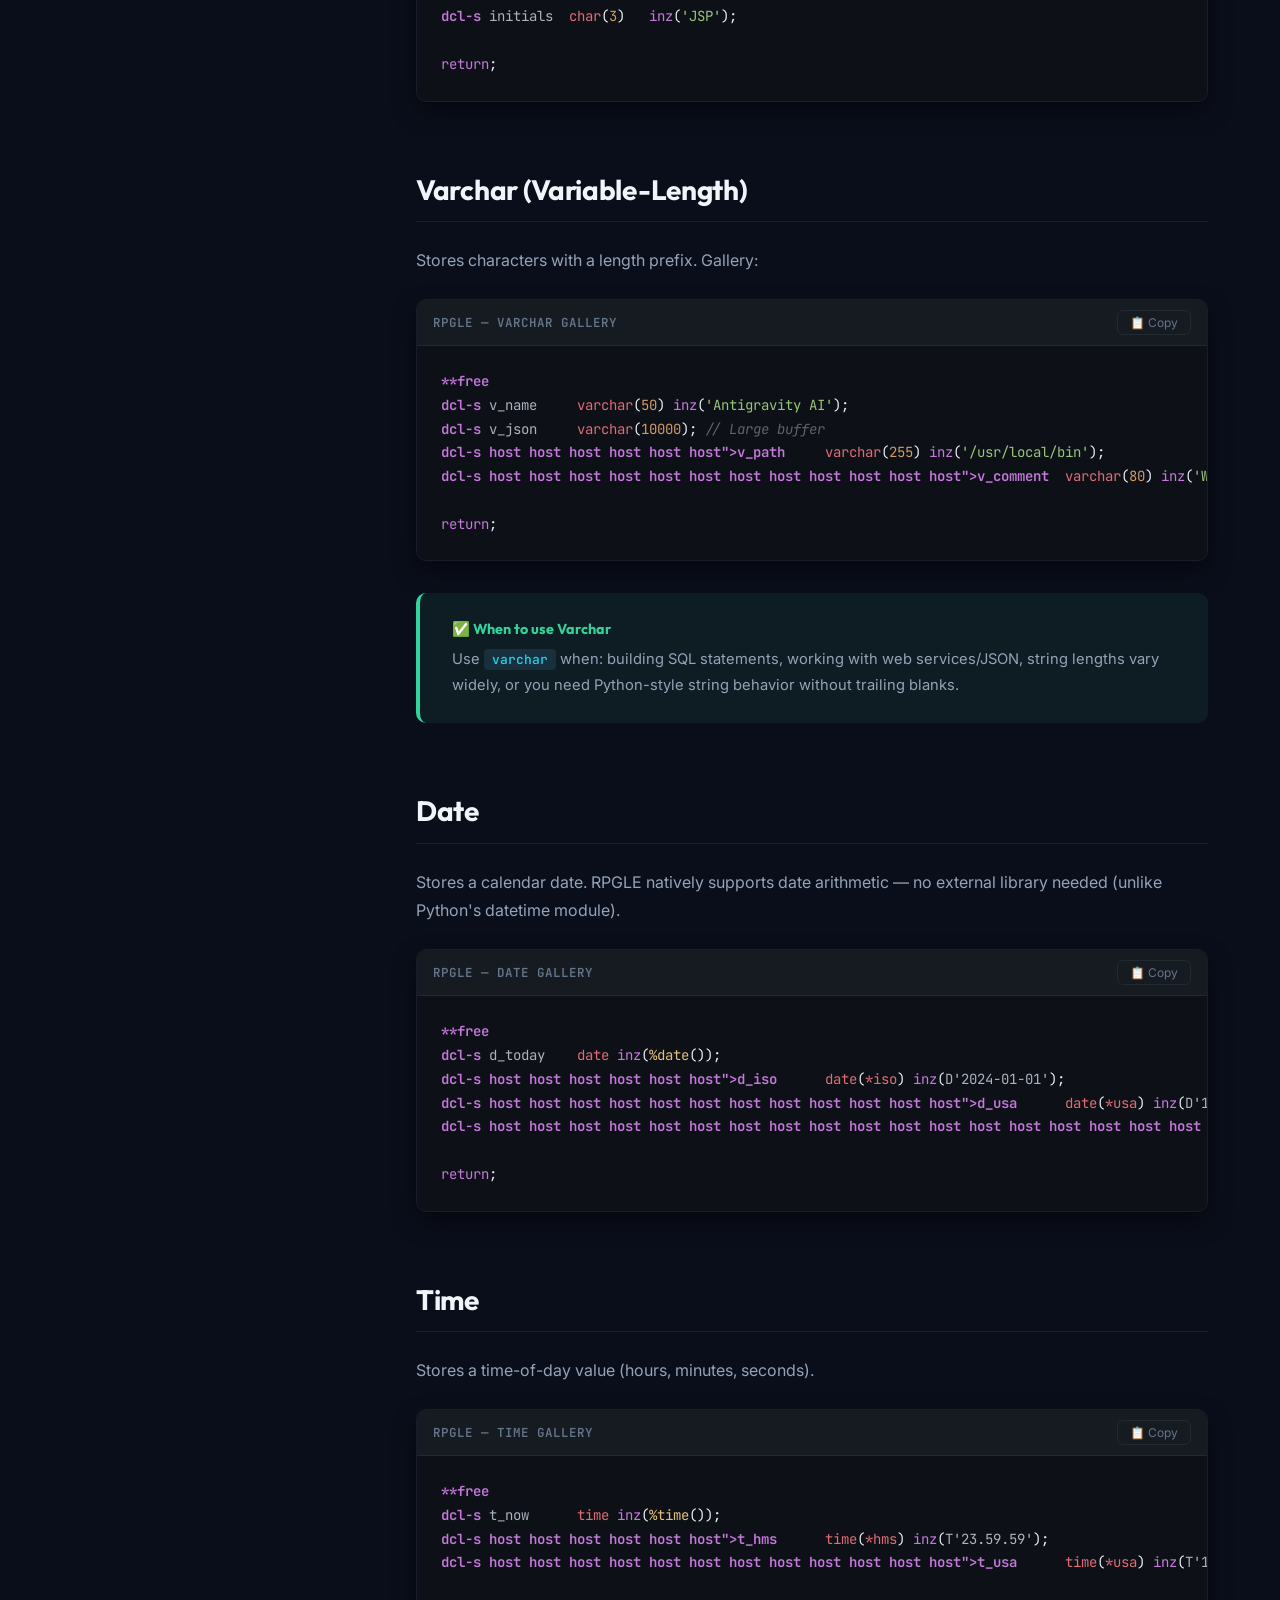
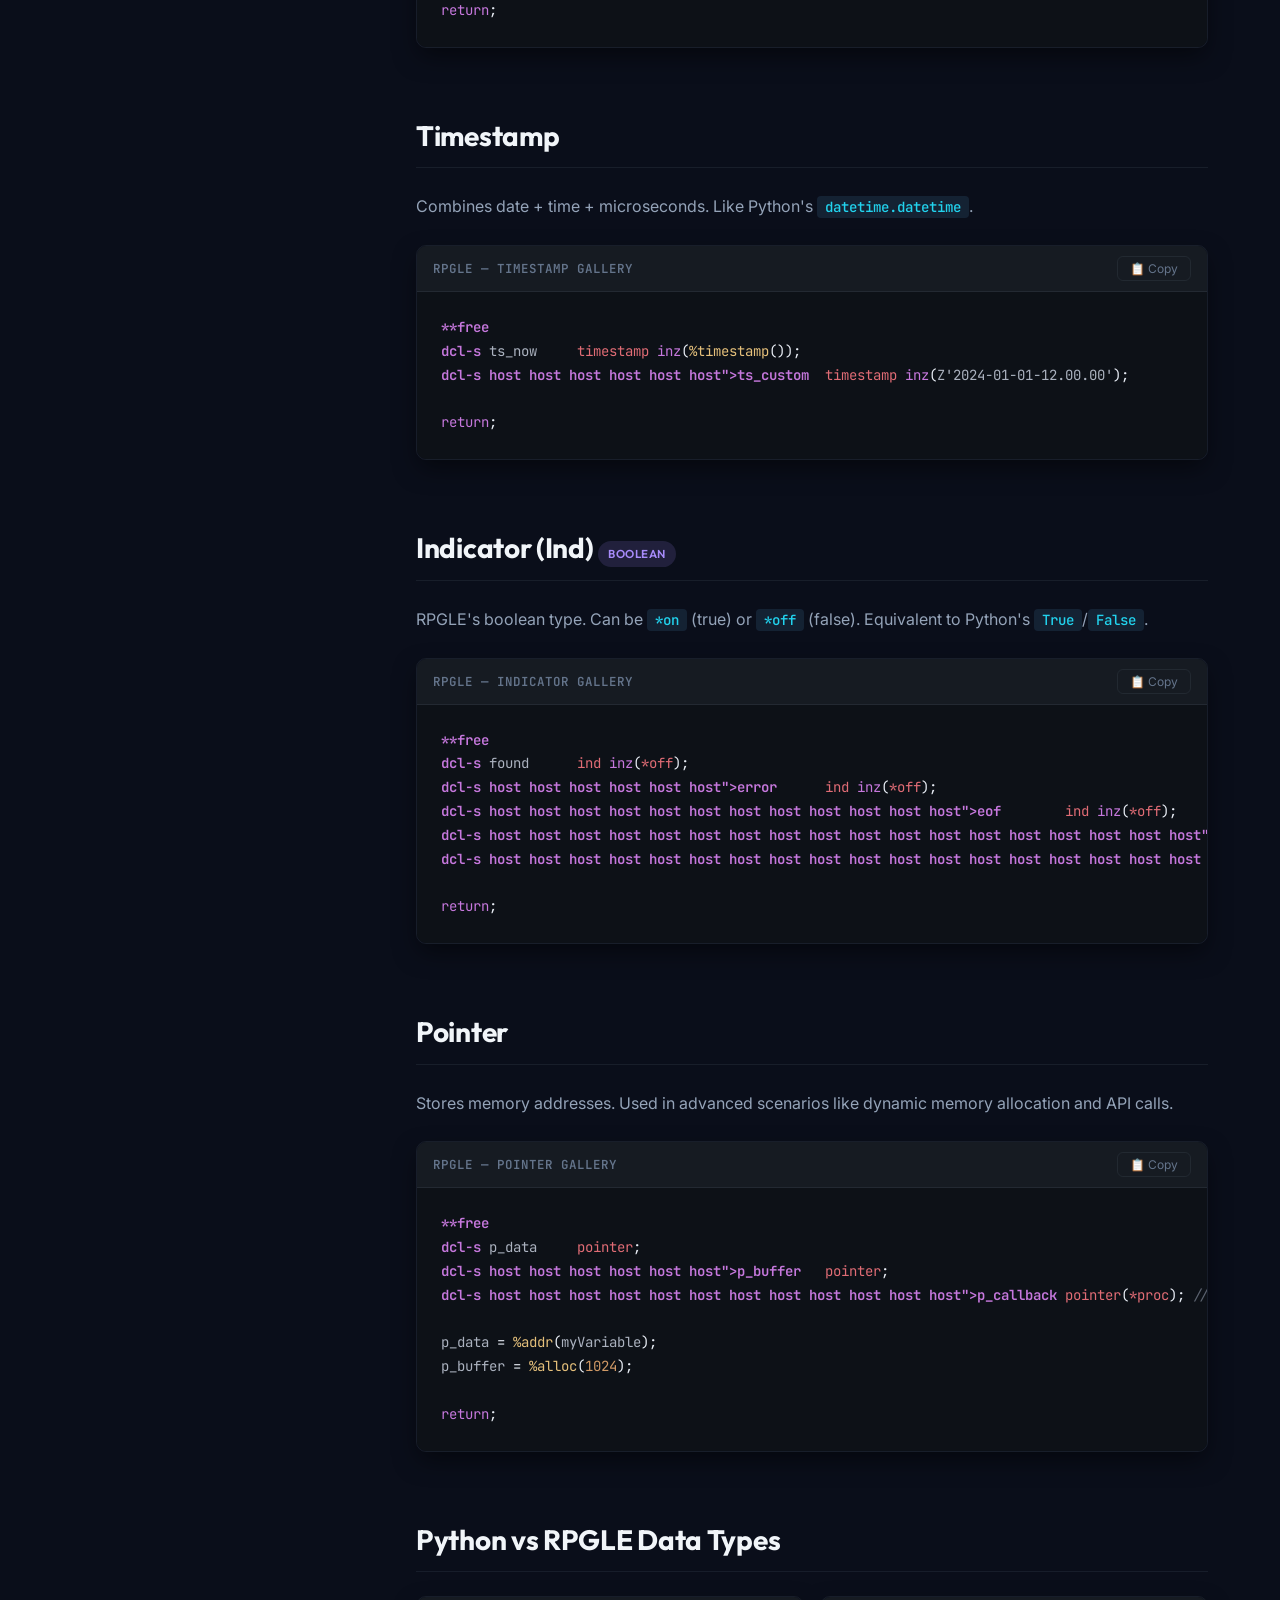
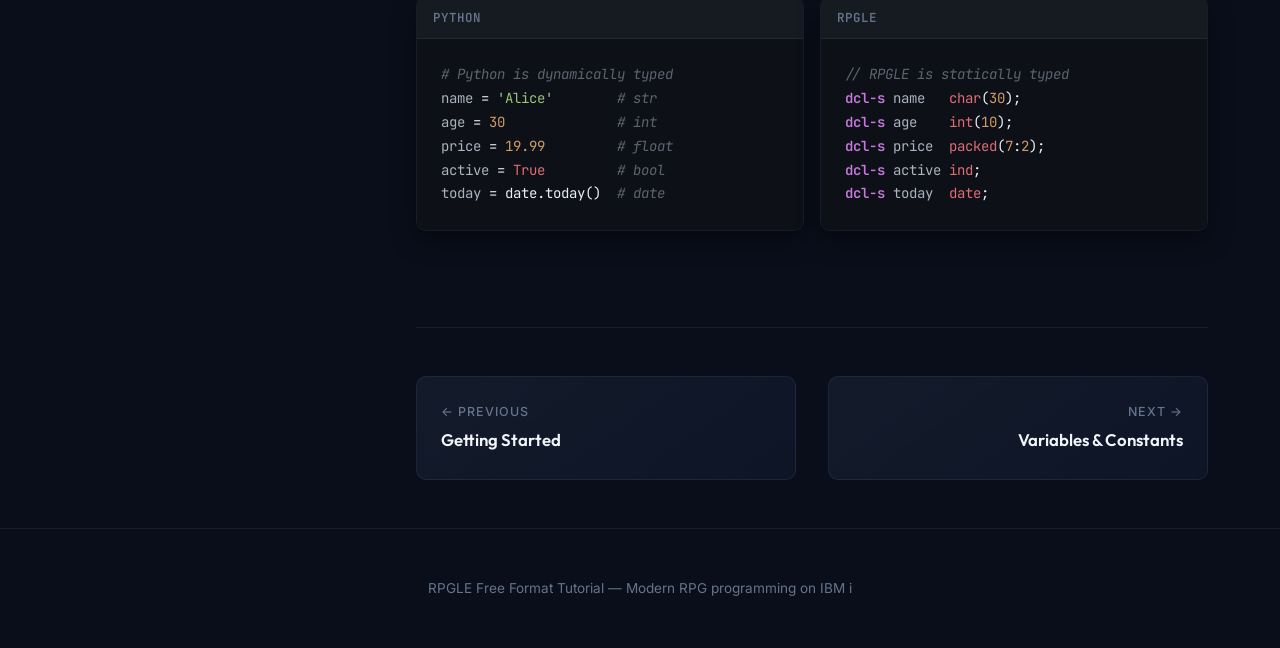
<file: pages/data-types.html>
<!DOCTYPE html>
<html lang="en">

<head>
    <meta charset="UTF-8">
    <meta name="viewport" content="width=device-width, initial-scale=1.0">
    <meta name="description"
        content="Complete guide to RPGLE data types: Packed, Zoned, Integer, Float, Character, Varchar, Date, Time, Timestamp, Indicator, and Pointer.">
    <title>Data Types — RPGLE Free Format Tutorial</title>
    <link rel="stylesheet" href="../css/style.css">
</head>

<body>
    <header class="site-header">
        <div class="header-inner">
            <a href="../index.html" class="logo">
                <div class="logo-icon">
                    <svg viewBox="0 0 100 40" fill="none" xmlns="http://www.w3.org/2000/svg">
                        <rect width="100" height="40" rx="12" fill="url(#logo_grad)" />
                        <text x="50%" y="58%" text-anchor="middle" dominant-baseline="middle" fill="white"
                            font-family="Outfit, sans-serif" font-weight="900" font-size="20">RPGLE</text>
                        <defs>
                            <linearGradient id="logo_grad" x1="0" y1="0" x2="100" y2="40"
                                gradientUnits="userSpaceOnUse">
                                <stop stop-color="#3b82f6" />
                                <stop offset="1" stop-color="#8b5cf6" />
                            </linearGradient>
                        </defs>
                    </svg>
                </div>
            </a>
            <nav>
                <ul class="nav-links">
                    <li><a href="../index.html">Home</a></li>
                    <li><a href="getting-started.html">Getting Started</a></li>
                    <li><a href="data-types.html" class="active">Data Types</a></li>
                    <li><a href="variables.html">Variables</a></li>
                    <li><a href="operators.html">Operators</a></li>
                    <li><a href="control-structures.html">Control Flow</a></li>
                    <li><a href="procedures.html">Procedures</a></li>
                    <li><a href="built-in-functions.html">BIFs</a></li>
                    <li><a href="data-structures.html">Data Structures</a></li>
                    <li><a href="file-operations.html">File I/O</a></li>
                </ul>
            </nav>
            <button class="menu-toggle" aria-label="Toggle menu">☰</button>
        </div>
    </header>

    <main class="main-wrapper">
        <div class="page-layout">
            <aside class="sidebar">
                <div class="sidebar-section">
                    <div class="sidebar-title">On This Page</div>
                    <ul class="sidebar-links">
                        <li><a href="#overview">Overview</a></li>
                        <li><a href="#packed">Packed Decimal</a></li>
                        <li><a href="#zoned">Zoned Decimal</a></li>
                        <li><a href="#integer">Integer (Int)</a></li>
                        <li><a href="#unsigned">Unsigned (Uns)</a></li>
                        <li><a href="#float">Float</a></li>
                        <li><a href="#char">Character (Char)</a></li>
                        <li><a href="#varchar">Varchar</a></li>
                        <li><a href="#date">Date</a></li>
                        <li><a href="#time">Time</a></li>
                        <li><a href="#timestamp">Timestamp</a></li>
                        <li><a href="#indicator">Indicator (Ind)</a></li>
                        <li><a href="#pointer">Pointer</a></li>
                        <li><a href="#comparison">Python vs RPGLE</a></li>
                    </ul>
                </div>
            </aside>

            <article class="content">
                <div class="breadcrumb"><a href="../index.html">Home</a><span class="sep">›</span><span>Data
                        Types</span></div>
                <h1>RPGLE <span class="gradient-text">Data Types</span></h1>
                <p class="lead">Unlike Python (which is dynamically typed), RPGLE is <strong>statically typed</strong> —
                    you must declare the data type of every variable. RPGLE provides rich numeric, character, date/time,
                    and special types optimized for business computing.</p>

                <h2 id="overview">Data Types Overview</h2>
                <table class="comparison-table">
                    <thead>
                        <tr>
                            <th>Type</th>
                            <th>Keyword</th>
                            <th>Description</th>
                            <th>Python Equivalent</th>
                        </tr>
                    </thead>
                    <tbody>
                        <tr>
                            <td>Packed Decimal</td>
                            <td><code>packed</code></td>
                            <td>Compressed decimal number</td>
                            <td><code>float / Decimal</code></td>
                        </tr>
                        <tr>
                            <td>Zoned Decimal</td>
                            <td><code>zoned</code></td>
                            <td>One byte per digit</td>
                            <td><code>float / Decimal</code></td>
                        </tr>
                        <tr>
                            <td>Integer</td>
                            <td><code>int</code></td>
                            <td>Binary integer (3/5/10/20)</td>
                            <td><code>int</code></td>
                        </tr>
                        <tr>
                            <td>Unsigned</td>
                            <td><code>uns</code></td>
                            <td>Unsigned integer</td>
                            <td><code>int (positive)</code></td>
                        </tr>
                        <tr>
                            <td>Float</td>
                            <td><code>float</code></td>
                            <td>Floating point (4 or 8 bytes)</td>
                            <td><code>float</code></td>
                        </tr>
                        <tr>
                            <td>Character</td>
                            <td><code>char</code></td>
                            <td>Fixed-length string</td>
                            <td><code>str</code></td>
                        </tr>
                        <tr>
                            <td>Varchar</td>
                            <td><code>varchar</code></td>
                            <td>Variable-length string</td>
                            <td><code>str</code></td>
                        </tr>
                        <tr>
                            <td>Date</td>
                            <td><code>date</code></td>
                            <td>Date value</td>
                            <td><code>datetime.date</code></td>
                        </tr>
                        <tr>
                            <td>Time</td>
                            <td><code>time</code></td>
                            <td>Time value</td>
                            <td><code>datetime.time</code></td>
                        </tr>
                        <tr>
                            <td>Timestamp</td>
                            <td><code>timestamp</code></td>
                            <td>Date + Time + microseconds</td>
                            <td><code>datetime.datetime</code></td>
                        </tr>
                        <tr>
                            <td>Indicator</td>
                            <td><code>ind</code></td>
                            <td>Boolean (*on / *off)</td>
                            <td><code>bool</code></td>
                        </tr>
                        <tr>
                            <td>Pointer</td>
                            <td><code>pointer</code></td>
                            <td>Memory address</td>
                            <td>N/A</td>
                        </tr>
                    </tbody>
                </table>

                <h2 id="packed">Packed Decimal <span class="badge badge-blue">Most Common</span></h2>
                <p>The <strong>most widely used</strong> numeric type in RPGLE. Packed decimal stores two digits per
                    byte (plus a half-byte for the sign), making it space-efficient and precise for financial
                    calculations.</p>
                <div class="code-block">
                    <div class="code-header"><span class="code-lang">RPGLE — More Examples</span></div>
                    <div class="code-content">
                        <pre><span class="dc">**free</span>
<span class="dc">dcl-s</span> <span class="id">discount</span>    <span class="dt">packed</span>(<span class="nm">5</span>:<span class="nm">2</span>) <span class="kw">inz</span>(<span class="nm">12.50</span>);
<span class="dc">dcl-s</span> <span class="id">vatRate</span>     <span class="dt">packed</span>(<span class="nm">3</span>:<span class="nm">1</span>) <span class="kw host host">inz</span>(<span class="nm">20.0</span>);
<span class="dc">dcl-s</span> <span class="id">exchangeRt</span>  <span class="dt host host">packed</span>(<span class="nm">11</span>:<span class="nm host">5</span>) <span class="kw host host host host">inz</span>(<span class="nm">1.08542</span>);
<span class="dc">dcl-s</span> <span class="id">interestPts</span> <span class="dt host host host host host host">packed</span>(<span class="nm host">7</span>:<span class="nm host">4</span>) <span class="kw host host host host host host host host">inz</span>(<span class="nm">4.5000</span>);
<span class="dc">dcl-s</span> <span class="id host host host host host host host host host host">weight</span>      <span class="dt host host host host host host host host host host host host">packed</span>(<span class="nm host">9</span>:<span class="nm host">3</span>) <span class="kw host host host host host host host host host host host host host host">inz</span>(<span class="nm">145.230</span>);
<span class="dc">dcl-s</span> <span class="id host host host host host host host host host host host host host host host host">height</span>      <span class="dt host host host host host host host host host host host host host host host host host host host host">packed</span>(<span class="nm host">5</span>:<span class="nm host">2</span>) <span class="kw host host host host host host host host host host host host host host host host host host host host host host host host">inz</span>(<span class="nm">180.50</span>);
<span class="dc">dcl-s</span> <span class="id host host host host host host host host host host host host host host host host host host host host host host host host host host host host">temp</span>        <span class="dt host host host host host host host host host host host host host host host host host host host host host host host host host host host host host host host host">packed</span>(<span class="nm host">5</span>:<span class="nm host">2</span>) <span class="kw host host host host host host host host host host host host host host host host host host host host host host host host host host host host host host host host host host host host">inz</span>(<span class="nm host host">36.65</span>);
<span class="dc">dcl-s</span> <span class="id host host host host host host host host host host host host host host host host host host host host host host host host host host host host host host host host host host host host host host host host">distance</span>    <span class="dt host host host host host host host host host host host host host host host host host host host host host host host host host host host host host host host host host host host host host host host host host host host host">packed</span>(<span class="nm host">15</span>:<span class="nm host">2</span>) <span class="kw host host host host host host host host host host host host host host host host host host host host host host host host host host host host host host host host host host host host host host host host host host host host host host host host">inz</span>(<span class="nm host host host host host">1200.45</span>);
<span class="dc">dcl-s</span> <span class="id host host host host host host host host host host host host host host host host host host host host host host host host host host host host host host host host host host host host host host host host host host host host host host host host host host host host">rating</span>      <span class="dt host host host host host host host host host host host host host host host host host host host host host host host host host host host host host host host host host host host host host host host host host host host host host host host host host host host host host host host host">packed</span>(<span class="nm host">1</span>:<span class="nm host">0</span>) <span class="kw host host host host host host host host host host host host host host host host host host host host host host host host host host host host host host host host host host host host host host host host host host host host host host host host host host host host host host host host host host host host">inz</span>(<span class="nm host host host host host host host host">5</span>);
<span class="dc">dcl-s</span> <span class="id host host host host host host host host host host host host host host host host host host host host host host host host host host host host host host host host host host host host host host host host host host host host host host host host host host host host host host host host host host host host host host host host host">progress</span>    <span class="dt host host host host host host host host host host host host host host host host host host host host host host host host host host host host host host host host host host host host host host host host host host host host host host host host host host host host host host host host host host host host host host host host host host host host host host">packed</span>(<span class="nm host">5</span>:<span class="nm host">4</span>) <span class="kw host host host host host host host host host host host host host host host host host host host host host host host host host host host host host host host host host host host host host host host host host host host host host host host host host host host host host host host host host host host host host host host host host host host host host host host host host host host host">inz</span>(<span class="nm host host host host host host host host host host host">0.9999</span>);

<span class="kw host host host host host host host host host host host host host host host host host host host host host host host host host host host host host host host host host host host host host host host host host host host host host host host host host host host host host host host host host host host host host host host host host host host host host host host host host host host host host host host host host host host host host host host">return</span>;</pre>
                    </div>
                </div>
                <div class="info-box tip">
                    <div class="box-title">✅ Storage</div>
                    <p>A packed(7:2) uses only 4 bytes: <code>(7+1)/2 = 4 bytes</code>. Formula:
                        <code>ceil((digits+1)/2)</code>. This is much more compact than zoned or character
                        representations.
                    </p>
                </div>

                <h2 id="zoned">Zoned Decimal</h2>
                <p>Uses one full byte per digit. Less storage-efficient but sometimes needed for compatibility with
                    display files and external systems.</p>
                <div class="code-block">
                    <div class="code-header"><span class="code-lang">RPGLE — Zoned Gallery</span><button
                            class="copy-btn">📋
                            Copy</button></div>
                    <div class="code-content">
                        <pre><span class="dc">**free</span>
<span class="dc">dcl-s</span> <span class="id">deptNo</span>    <span class="dt">zoned</span>(<span class="nm">3</span>:<span class="nm">0</span>) <span class="kw">inz</span>(<span class="nm">120</span>);
<span class="dc">dcl-s</span> <span class="id">storeCd</span>   <span class="dt host host">zoned</span>(<span class="nm">4</span>:<span class="nm host">0</span>) <span class="kw host host host host">inz</span>(<span class="nm">9988</span>);
<span class="dc">dcl-s</span> <span class="id host host host host host host">branchId</span>  <span class="dt host host host host host host host host">zoned</span>(<span class="nm host">5</span>:<span class="nm host">0</span>) <span class="kw host host host host host host host host host host">inz</span>(<span class="nm">44123</span>);
<span class="dc">dcl-s</span> <span class="id host host host host host host host host host host host host">regionNo</span>  <span class="dt host host host host host host host host host host host host host host">zoned</span>(<span class="nm host">2</span>:<span class="nm host">0</span>) <span class="kw host host host host host host host host host host host host host host host host">inz</span>(<span class="nm">14</span>);
<span class="dc">dcl-s</span> <span class="id host host host host host host host host host host host host host host host host host host">legacyID</span>  <span class="dt host host host host host host host host host host host host host host host host host host host host">zoned</span>(<span class="nm host">10</span>:<span class="nm host">0</span>) <span class="kw host host host host host host host host host host host host host host host host host host host host host host">inz</span>(<span class="nm host host">9876543210</span>);
<span class="dc">dcl-s</span> <span class="id host host host host host host host host host host host host host host host host host host host host host host host host host host">oldSerial</span> <span class="dt host host host host host host host host host host host host host host host host host host host host host host host host host host host host">zoned</span>(<span class="nm host">8</span>:<span class="nm host">0</span>) <span class="kw host host host host host host host host host host host host host host host host host host host host host host host host host host host host host host host host">inz</span>(<span class="nm host host host host host">12345678</span>);

<span class="kw host host host host host host host host host host host host host host host host host host host host host host host host host host host host host host host host host host host host host host host host host host host host host host host host host host host host host host host host host host host host host host host host host host host host host host host host host host host host host host host host host host host host host host host">return</span>;</pre>
                    </div>
                </div>
                <div class="info-box note">
                    <div class="box-title">📝 Packed vs Zoned</div>
                    <p><strong>Use packed</strong> for internal calculations and storage. <strong>Use zoned</strong>
                        when interfacing with display files, APIs, or legacy programs that expect one-byte-per-digit
                        format.</p>
                </div>

                <h2 id="integer">Integer (Int)</h2>
                <p>Binary integer. Use for counters, indexes, and when you need whole numbers.</p>
                <div class="code-block">
                    <div class="code-header"><span class="code-lang">RPGLE — Integer Variations</span></div>
                    <div class="code-content">
                        <pre><span class="dc">**free</span>
<span class="dc">dcl-s</span> <span class="id">small</span>   <span class="dt">int</span>(<span class="nm">3</span>) <span class="kw host host">inz</span>(<span class="nm">127</span>);    <span class="cm">// 1 byte</span>
<span class="dc">dcl-s</span> <span class="id host">normal</span>  <span class="dt host">int</span>(<span class="nm host">5</span>) <span class="kw host host host host">inz</span>(<span class="nm">32767</span>);  <span class="cm">// 2 bytes</span>
<span class="dc">dcl-s</span> <span class="id host host">large</span>   <span class="dt host host">int</span>(<span class="nm host">10</span>);           <span class="cm">// 4 bytes (Standard)</span>
<span class="dc">dcl-s</span> <span class="id host host host host">huge</span>    <span class="dt host host host host">int</span>(<span class="nm host">20</span>);           <span class="cm">// 8 bytes</span>

<span class="dc">dcl-s</span> <span class="id host host host host host host">loopCount</span>  <span class="dt host host host host host host">int</span>(<span class="nm host host">10</span>) <span class="kw host host host host host host host host">inz</span>(<span class="nm host host host host">100</span>);
<span class="dc">dcl-s</span> <span class="id host host host host host host host host host host">pageNumber</span> <span class="dt host host host host host host host host host host host host">int</span>(<span class="nm host host host host host host">10</span>) <span class="kw host host host host host host host host host host host host host host">inz</span>(<span class="nm host host host host host host host host">1</span>);
<span class="dc">dcl-s</span> <span class="id host host host host host host host host host host host host host host host host">scoreVal</span>   <span class="dt host host host host host host host host host host host host host host host host host host host host">int</span>(<span class="nm host host host host host host host host host host">10</span>) <span class="kw host host host host host host host host host host host host host host host host host host host host host host host host">inz</span>(<span class="nm host host host host host host host host host host host host">500</span>);
<span class="dc">dcl-s</span> <span class="id host host host host host host host host host host host host host host host host host host host host host host host host host host host host">userId</span>     <span class="dt host host host host host host host host host host host host host host host host host host host host host host host host host host host host host host host host">int</span>(<span class="nm host host host host host host host host host host host host">10</span>);
<span class="dc">dcl-s</span> <span class="id host host host host host host host host host host host host host host host host host host host host host host host host host host host host host host host host host host host host">errorCode</span>  <span class="dt host host host host host host host host host host host host host host host host host host host host host host host host host host host host host host host host host host host host host host host host">int</span>(<span class="nm host host host host host host host host host host host host">10</span>) <span class="kw host host host host host host host host host host host host host host host host host host host host host host host host host host host host host host host host host host host host host host host host host host host host">inz</span>(<span class="nm host host host host host host host host host host host host host host host host">0</span>);

<span class="kw host host host host host host host host host host host host host host host host host host host host host host host host host host host host host host host host host host host host host host host host host host host host host host host host host host host host host host host host host">return</span>;</pre>
                    </div>
                </div>

                <h2 id="unsigned">Unsigned Integer (Uns)</h2>
                <p>Like integer but only positive values — the full byte range is used for positive numbers.</p>
                <div class="code-block">
                    <div class="code-header"><span class="code-lang">RPGLE — Unsigned Gallery</span><button
                            class="copy-btn">📋
                            Copy</button></div>
                    <div class="code-content">
                        <pre><span class="dc">**free</span>
<span class="dc">dcl-s</span> <span class="id">uIndex</span>   <span class="dt">uns</span>(<span class="nm">5</span>) <span class="kw">inz</span>(<span class="nm">0</span>);
<span class="dc">dcl-s</span> <span class="id host host">uCount</span>    <span class="dt host host">uns</span>(<span class="nm host host">10</span>) <span class="kw host host host host">inz</span>(<span class="nm">123456</span>);
<span class="dc">dcl-s</span> <span class="id host host host host host host">uFlags</span>    <span class="dt host host host host host host host host">uns</span>(<span class="nm host">5</span>) <span class="kw host host host host host host host host host host">inz</span>(<span class="nm">255</span>);
<span class="dc">dcl-s</span> <span class="id host host host host host host host host host host host host">uLarge</span>    <span class="dt host host host host host host host host host host host host host host">uns</span>(<span class="nm host">20</span>);
<span class="dc">dcl-s</span> <span class="id host host host host host host host host host host host host host host host host host host">uPtrOffset</span> <span class="dt host host host host host host host host host host host host host host host host host host host host">uns</span>(<span class="nm host">10</span>);
<span class="dc">dcl-s</span> <span class="id host host host host host host host host host host host host host host host host host host host host host host host host host host">uKeyVal</span>    <span class="dt host host host host host host host host host host host host host host host host host host host host host host host host host host host host">uns</span>(<span class="nm host">5</span>) <span class="kw host host host host host host host host host host host host host host host host host host host host host host host host host host host host host host host host">inz</span>(<span class="nm host host host host host">32000</span>);

<span class="kw host host host host host host host host host host host host host host host host host host host host host host host host host host host host host host host host host host host host host host host host host host host host host host host host host host host host host host host host host host host host host host host host host host host host host host host host host host host host host host host host host host host host host host host">return</span>;</pre>
                    </div>
                </div>

                <h2 id="float">Float</h2>
                <p>IEEE floating-point. Rarely used in business — packed decimal is preferred for monetary values
                    because float can have rounding issues.</p>
                <div class="code-block">
                    <div class="code-header"><span class="code-lang">RPGLE</span><button class="copy-btn">📋
                            Copy</button></div>
                    <div class="code-content">
                        <pre><span class="dc">dcl-s</span> <span class="id">pi</span>      <span class="dt">float</span>(<span class="nm">8</span>);  <span class="cm">// 8-byte double precision</span>
<span class="dc">dcl-s</span> <span class="id">ratio</span>   <span class="dt">float</span>(<span class="nm">4</span>);  <span class="cm">// 4-byte single precision</span>

<span class="id">pi</span> = <span class="nm">3.14159265358979</span>;</pre>
                    </div>
                </div>
                <div class="info-box warning">
                    <div class="box-title">⚠️ Avoid for Money</div>
                    <p>Never use <code>float</code> for financial calculations. Use <code>packed</code> or
                        <code>zoned</code> instead to avoid floating-point precision errors (e.g., 0.1 + 0.2 ≠ 0.3).
                    </p>
                </div>

                <h2 id="char">Character (Char) <span class="badge badge-green">String Type</span></h2>
                <p>Fixed-length character string. The most common string type. Always padded with blanks on the right to
                    fill the declared length.</p>
                <div class="code-block">
                    <div class="code-header"><span class="code-lang">RPGLE — Fixed-Length Samples</span><button
                            class="copy-btn">📋
                            Copy</button></div>
                    <div class="code-content">
                        <pre><span class="dc">**free</span>
<span class="dc">dcl-s</span> <span class="id">state</span>     <span class="dt">char</span>(<span class="nm host">2</span>)   <span class="kw host host">inz</span>(<span class="st host host">'NY'</span>);
<span class="dc">dcl-s</span> <span class="id host host host host">gender</span>    <span class="dt host host host host">char</span>(<span class="nm host host host host">1</span>)   <span class="kw host host host host host host host host">inz</span>(<span class="st host host host host host host host host">'M'</span>);
<span class="dc">dcl-s</span> <span class="id host host host host host host host host host host">zipcode</span>   <span class="dt host host host host host host host host host host">char</span>(<span class="nm host host host host host host host host host host">10</span>)  <span class="kw host host host host host host host host host host host host host host">inz</span>(<span class="st host host host host host host host host host host host host host host">'10001'</span>);
<span class="dc">dcl-s</span> <span class="id host host host host host host host host host host host host host host host host">country</span>   <span class="dt host host host host host host host host host host host host host host host host">char</span>(<span class="nm host host host host host host host host host host host host host host host host">30</span>)  <span class="kw host host host host host host host host host host host host host host host host host host host host">inz</span>(<span class="st host host host host host host host host host host host host host host host host host host host host">'USA'</span>);
<span class="dc">dcl-s</span> <span class="id host host host host host host host host host host host host host host host host host host host host host host host host">status</span>    <span class="dt host host host host host host host host host host host host host host host host host host host host host host host host">char</span>(<span class="nm host host host host host host host host host host host host host host host host host host host host host host host host">1</span>)   <span class="kw host host host host host host host host host host host host host host host host host host host host host host host host host host host host">inz</span>(<span class="st host host host host host host host host host host host host host host host host host host host host host host host host host host host host">'A'</span>);
<span class="dc">dcl-s</span> <span class="id host host host host host host host host host host host host host host host host host host host host host host host host host host host host host host host host">itemType</span>  <span class="dt host host host host host host host host host host host host host host host host host host host host host host host host host host host host host host host host">char</span>(<span class="nm host host host host host host host host host host host host host host host host host host host host host host host host host host host host host host host host">8</span>)   <span class="kw host host host host host host host host host host host host host host host host host host host host host host host host host host host host host host host host host host host host">inz</span>(<span class="st host host host host host host host host host host host host host host host host host host host host host host host host host host host host host host host host host host host host">'BOLT'</span>);
<span class="dc">dcl-s</span> <span class="id host host host host host host host host host host host host host host host host host host host host host host host host host host host host host host host host host host host host host host host host">deptCode</span>  <span class="dt host host host host host host host host host host host host host host host host host host host host host host host host host host host host host host host host host host host host host host host host">char</span>(<span class="nm host host host host host host host host host host host host host host host host host host host host host host host host host host host host host host host host host host host host host host host host">4</span>)   <span class="kw host host host host host host host host host host host host host host host host host host host host host host host host host host host host host host host host host host host host host host host host host host host host">inz</span>(<span class="st host host host host host host host host host host host host host host host host host host host host host host host host host host host host host host host host host host host host host host host host host host host host">'ACCT'</span>);
<span class="dc">dcl-s</span> <span class="id host host host host host host host host host host host host host host host host host host host host host host host host host host host host host host host host host host host host host host host host host host host host host host host host">areaCode</span>  <span class="dt host host host host host host host host host host host host host host host host host host host host host host host host host host host host host host host host host host host host host host host host host host host host host host host host">char</span>(<span class="nm host host host host host host host host host host host host host host host host host host host host host host host host host host host host host host host host host host host host host host host host host host host host host host host host">3</span>)   <span class="kw host host host host host host host host host host host host host host host host host host host host host host host host host host host host host host host host host host host host host host host host host host host host host host host host host host host host">inz</span>(<span class="st host host host host host host host host host host host host host host host host host host host host host host host host host host host host host host host host host host host host host host host host host host host host host host host host host host host host">'212'</span>);
<span class="dc">dcl-s</span> <span class="id host host host host host host host host host host host host host host host host host host host host host host host host host host host host host host host host host host host host host host host host host host host host host host host host host host host host host host host host">initials</span>  <span class="dt host host host host host host host host host host host host host host host host host host host host host host host host host host host host host host host host host host host host host host host host host host host host host host host host host host host host host host host host">char</span>(<span class="nm host host host host host host host host host host host host host host host host host host host host host host host host host host host host host host host host host host host host host host host host host host host host host host host host host host host host host host host host">3</span>)   <span class="kw host host host host host host host host host host host host host host host host host host host host host host host host host host host host host host host host host host host host host host host host host host host host host host host host host host host host host host host host host host host host">inz</span>(<span class="st host host host host host host host host host host host host host host host host host host host host host host host host host host host host host host host host host host host host host host host host host host host host host host host host host host host host host host host host host host host host">'JSP'</span>);

<span class="kw host host host host host host host host host host host host host host host host host host host host host host host host host host host host host host host host host host host host host host host host host host host host host host host host host host host host host host host host host host host host host host host host">return</span>;</pre>
                    </div>
                </div>

                <h2 id="varchar">Varchar (Variable-Length)</h2>
                <p>Stores characters with a length prefix. Gallery:</p>
                <div class="code-block">
                    <div class="code-header"><span class="code-lang">RPGLE — Varchar Gallery</span><button
                            class="copy-btn">📋
                            Copy</button></div>
                    <div class="code-content">
                        <pre><span class="dc">**free</span>
<span class="dc">dcl-s</span> <span class="id">v_name</span>     <span class="dt">varchar</span>(<span class="nm">50</span>) <span class="kw">inz</span>(<span class="st">'Antigravity AI'</span>);
<span class="dc">dcl-s</span> <span class="id host host">v_json</span>     <span class="dt host host">varchar</span>(<span class="nm host host">10000</span>); <span class="cm host host host host">// Large buffer</span>
<span class="dc">dcl-s host host host host host host">v_path</span>     <span class="dt host host host host host host host host">varchar</span>(<span class="nm host">255</span>) <span class="kw host host host host host host host host host host">inz</span>(<span class="st host host host host host host host host host host host host">'/usr/local/bin'</span>);
<span class="dc">dcl-s host host host host host host host host host host host host">v_comment</span>  <span class="dt host host host host host host host host host host host host host host">varchar</span>(<span class="nm host">80</span>) <span class="kw host host host host host host host host host host host host host host host host">inz</span>(<span class="st host host host host host host host host host host host host host host host host host host">'Work in progress'</span>);

<span class="kw host host host host host host host host host host host host host host host host host host host host">return</span>;</pre>
                    </div>
                </div>
                <div class="info-box tip">
                    <div class="box-title">✅ When to use Varchar</div>
                    <p>Use <code>varchar</code> when: building SQL statements, working with web services/JSON, string
                        lengths vary widely, or you need Python-style string behavior without trailing blanks.</p>
                </div>

                <h2 id="date">Date</h2>
                <p>Stores a calendar date. RPGLE natively supports date arithmetic — no external library needed (unlike
                    Python's datetime module).</p>
                <div class="code-block">
                    <div class="code-header"><span class="code-lang">RPGLE — Date Gallery</span><button
                            class="copy-btn">📋
                            Copy</button></div>
                    <div class="code-content">
                        <pre><span class="dc">**free</span>
<span class="dc">dcl-s</span> <span class="id">d_today</span>    <span class="dt host host">date</span> <span class="kw host host host host">inz</span>(<span class="bi host host host host host host">%date</span>());
<span class="dc">dcl-s host host host host host host">d_iso</span>      <span class="dt host host host host host host host host">date</span>(<span class="sp host host host host host host host host host host">*iso</span>) <span class="kw host host host host host host host host host host host host">inz</span>(<span class="id host host host host host host host host host host host host host host">D'2024-01-01'</span>);
<span class="dc">dcl-s host host host host host host host host host host host host">d_usa</span>      <span class="dt host host host host host host host host host host host host host host">date</span>(<span class="sp host host host host host host host host host host host host host host host host host host">*usa</span>) <span class="kw host host host host host host host host host host host host host host host host host host host host">inz</span>(<span class="id host host host host host host host host host host host host host host host host host host host host host host">D'12/31/2023'</span>);
<span class="dc">dcl-s host host host host host host host host host host host host host host host host host host host host host host">d_eur</span>      <span class="dt host host host host host host host host host host host host host host host host host host host host host host host host">date</span>(<span class="sp host host host host host host host host host host host host host host host host host host host host host host host host host host host host">*eur</span>) <span class="kw host host host host host host host host host host host host host host host host host host host host host host host host host host host host host host host host">inz</span>(<span class="id host host host host host host host host host host host_host host_host host_host host_host host_host host_host host_host host_host host_host">D'31.12.2023'</span>);

<span class="kw host host host host host host host host host host host host host host host host host host host host host host host host host host host host host host host host host host host host host host host host host host host host host host host host host host host host host host host host host host host host host host host host host host host host">return</span>;</pre>
                    </div>
                </div>

                <h2 id="time">Time</h2>
                <p>Stores a time-of-day value (hours, minutes, seconds).</p>
                <div class="code-block">
                    <div class="code-header"><span class="code-lang">RPGLE — Time Gallery</span><button
                            class="copy-btn">📋
                            Copy</button></div>
                    <div class="code-content">
                        <pre><span class="dc">**free</span>
<span class="dc">dcl-s</span> <span class="id">t_now</span>      <span class="dt host host">time</span> <span class="kw host host host host">inz</span>(<span class="bi host host host host host host">%time</span>());
<span class="dc">dcl-s host host host host host host">t_hms</span>      <span class="dt host host host host host host host host">time</span>(<span class="sp host host host host host host host host host host">*hms</span>) <span class="kw host host host host host host host host host host host host">inz</span>(<span class="id host host host host host host host host host host host host host host">T'23.59.59'</span>);
<span class="dc">dcl-s host host host host host host host host host host host host">t_usa</span>      <span class="dt host host host host host host host host host host host host host host">time</span>(<span class="sp host host host host host host host host host host host host host host host host host host">*usa</span>) <span class="kw host host host host host host host host host host host host host host host host host host host host">inz</span>(<span class="id host host host host host host host host host host host host host host host host host host host host host host">T'11:59 PM'</span>);

<span class="kw host host host host host host host host host host host host host host host host host host host host host host host host host host host host host host host host">return</span>;</pre>
                    </div>
                </div>

                <h2 id="timestamp">Timestamp</h2>
                <p>Combines date + time + microseconds. Like Python's <code>datetime.datetime</code>.</p>
                <div class="code-block">
                    <div class="code-header"><span class="code-lang">RPGLE — Timestamp Gallery</span><button
                            class="copy-btn">📋
                            Copy</button></div>
                    <div class="code-content">
                        <pre><span class="dc">**free</span>
<span class="dc">dcl-s</span> <span class="id">ts_now</span>     <span class="dt host host">timestamp</span> <span class="kw host host host host">inz</span>(<span class="bi host host host host host host">%timestamp</span>());
<span class="dc">dcl-s host host host host host host">ts_custom</span>  <span class="dt host host host host host host host host">timestamp</span> <span class="kw host host host host host host host host host host">inz</span>(<span class="id host host host host host host host host host host host host">Z'2024-01-01-12.00.00'</span>);

<span class="kw host host host host host host host host host host host host host host">return</span>;</pre>
                    </div>
                </div>

                <h2 id="indicator">Indicator (Ind) <span class="badge badge-purple">Boolean</span></h2>
                <p>RPGLE's boolean type. Can be <code>*on</code> (true) or <code>*off</code> (false). Equivalent to
                    Python's <code>True</code>/<code>False</code>.</p>
                <div class="code-block">
                    <div class="code-header"><span class="code-lang">RPGLE — Indicator Gallery</span><button
                            class="copy-btn">📋
                            Copy</button></div>
                    <div class="code-content">
                        <pre><span class="dc">**free</span>
<span class="dc">dcl-s</span> <span class="id">found</span>      <span class="dt host host">ind</span> <span class="kw host host host host">inz</span>(<span class="sp host host host host host host">*off</span>);
<span class="dc">dcl-s host host host host host host">error</span>      <span class="dt host host host host host host host host">ind</span> <span class="kw host host host host host host host host host host">inz</span>(<span class="sp host host host host host host host host host host host host">*off</span>);
<span class="dc">dcl-s host host host host host host host host host host host host">eof</span>        <span class="dt host host host host host host host host host host host host host host">ind</span> <span class="kw host host host host host host host host host host host host host host host host">inz</span>(<span class="sp host host host host host host host host host host host host host host host host host host">*off</span>);
<span class="dc">dcl-s host host host host host host host host host host host host host host host host host host">isValid</span>    <span class="dt host host host host host host host host host host host host host host host host host host host host">ind</span> <span class="kw host host host host host host host host host host host host host host host host host host host host host host">inz</span>(<span class="sp host host host host host host host host host host host host host host host host host host host host host host host host host host">*on</span>);
<span class="dc">dcl-s host host host host host host host host host host host host host host host host host host host host host host host host host host">isAuth</span>     <span class="dt host host host host host host host host host host host host host host host host host host host host host host host host host host host host">ind</span>;

<span class="kw host host host host host host host host host host host host host host host host host host host host host host host host host host host host host host host host">return</span>;</pre>
                    </div>
                </div>

                <h2 id="pointer">Pointer</h2>
                <p>Stores memory addresses. Used in advanced scenarios like dynamic memory allocation and API calls.</p>
                <div class="code-block">
                    <div class="code-header"><span class="code-lang">RPGLE — Pointer Gallery</span><button
                            class="copy-btn">📋
                            Copy</button></div>
                    <div class="code-content">
                        <pre><span class="dc">**free</span>
<span class="dc">dcl-s</span> <span class="id">p_data</span>     <span class="dt host host">pointer</span>;
<span class="dc">dcl-s host host host host host host">p_buffer</span>   <span class="dt host host host host host host host host">pointer</span>;
<span class="dc">dcl-s host host host host host host host host host host host host">p_callback</span> <span class="dt host host host host host host host host host host host host host host">pointer</span>(<span class="sp host host host host host host host host host host host host host host host host host host">*proc</span>); <span class="cm host host host host host host host host host host host host host host host host host host host host">// Procedure pointer</span>

<span class="id host host host host host host host host host host host host host host host host host host host host host host">p_data</span> = <span class="bi host host host host host host host host host host host host host host host host host host host host host host host host host host">%addr</span>(<span class="id host host host host host host host host host host host host host host host host host host host host host host host host host host host host">myVariable</span>);
<span class="id host host host host host host host host host host host host host_host host_host host_host host_host host_host host_host host_host host_host host_host">p_buffer</span> = <span class="bi host host host host host host host host host host host host host host host host host host host host host host host host host host host host host host host host">%alloc</span>(<span class="nm host host host host host host host host host host host host host host host host host host host host host host host host host host host host host host host host host host host host">1024</span>);

<span class="kw host host host host host host host host host host host host host host host host host host host host host host host host host host host host host host host host host host host host host host host host">return</span>;</pre>
                    </div>
                </div>

                <h2 id="comparison">Python vs RPGLE Data Types</h2>
                <div class="comparison-wrapper fade-in">
                    <div class="code-block">
                        <div class="code-header"><span class="code-lang">Python</span></div>
                        <div class="code-content">
                            <pre><span class="cm"># Python is dynamically typed</span>
<span class="id">name</span> = <span class="st">'Alice'</span>        <span class="cm"># str</span>
<span class="id">age</span> = <span class="nm">30</span>              <span class="cm"># int</span>
<span class="id">price</span> = <span class="nm">19.99</span>         <span class="cm"># float</span>
<span class="id">active</span> = <span class="sp">True</span>         <span class="cm"># bool</span>
<span class="id">today</span> = date.today()  <span class="cm"># date</span></pre>
                        </div>
                    </div>
                    <div class="code-block">
                        <div class="code-header"><span class="code-lang">RPGLE</span></div>
                        <div class="code-content">
                            <pre><span class="cm">// RPGLE is statically typed</span>
<span class="dc">dcl-s</span> <span class="id">name</span>   <span class="dt">char</span>(<span class="nm">30</span>);
<span class="dc">dcl-s</span> <span class="id">age</span>    <span class="dt">int</span>(<span class="nm">10</span>);
<span class="dc">dcl-s</span> <span class="id">price</span>  <span class="dt">packed</span>(<span class="nm">7</span>:<span class="nm">2</span>);
<span class="dc">dcl-s</span> <span class="id">active</span> <span class="dt">ind</span>;
<span class="dc">dcl-s</span> <span class="id">today</span>  <span class="dt">date</span>;</pre>
                        </div>
                    </div>
                </div>

                <div class="chapter-nav">
                    <a href="getting-started.html" class="chapter-link prev"><span class="label">← Previous</span><span
                            class="title">Getting Started</span></a>
                    <a href="variables.html" class="chapter-link next"><span class="label">Next →</span><span
                            class="title">Variables & Constants</span></a>
                </div>
            </article>
        </div>
    </main>
    <footer class="site-footer">
        <div class="footer-inner">
            <p>RPGLE Free Format Tutorial — Modern RPG programming on IBM i</p>
        </div>
    </footer>
    <button class="back-to-top" aria-label="Back to top">↑</button>
    <script src="../js/main.js"></script>
</body>

</html>
</file>
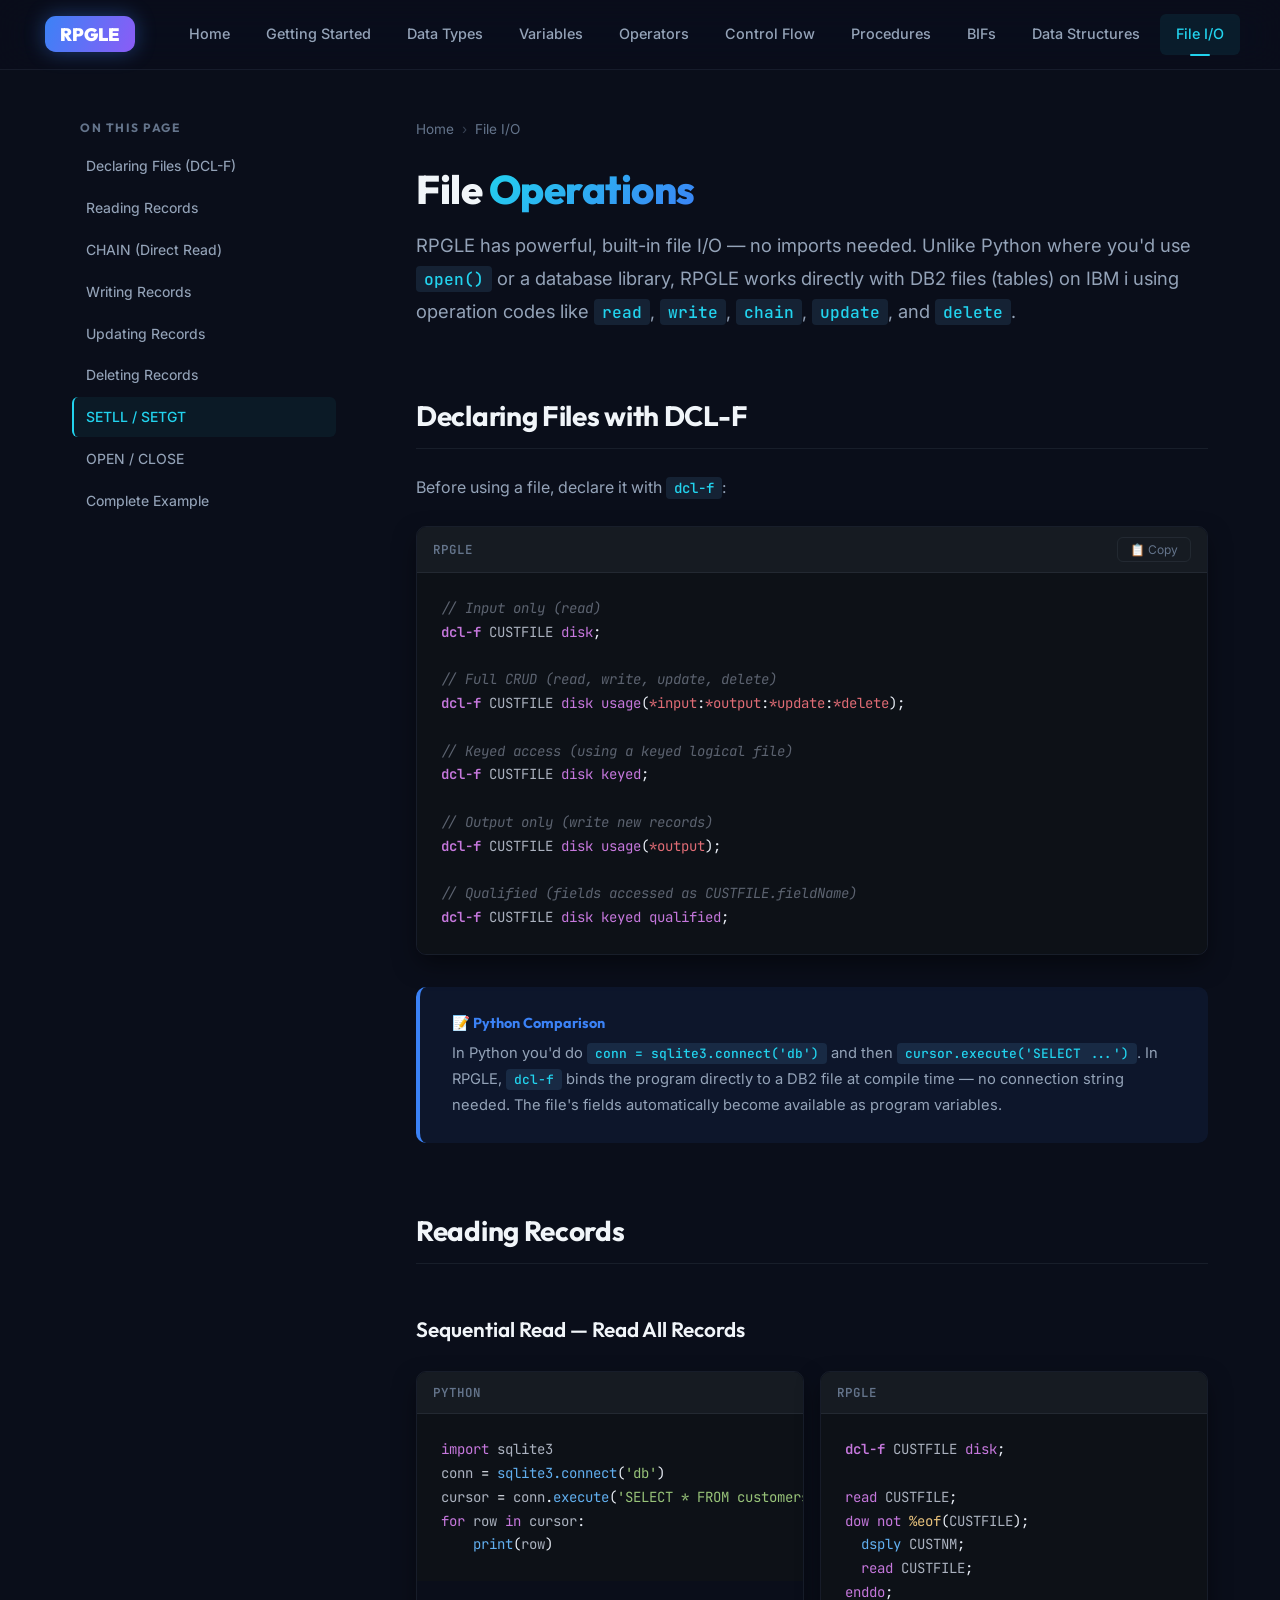
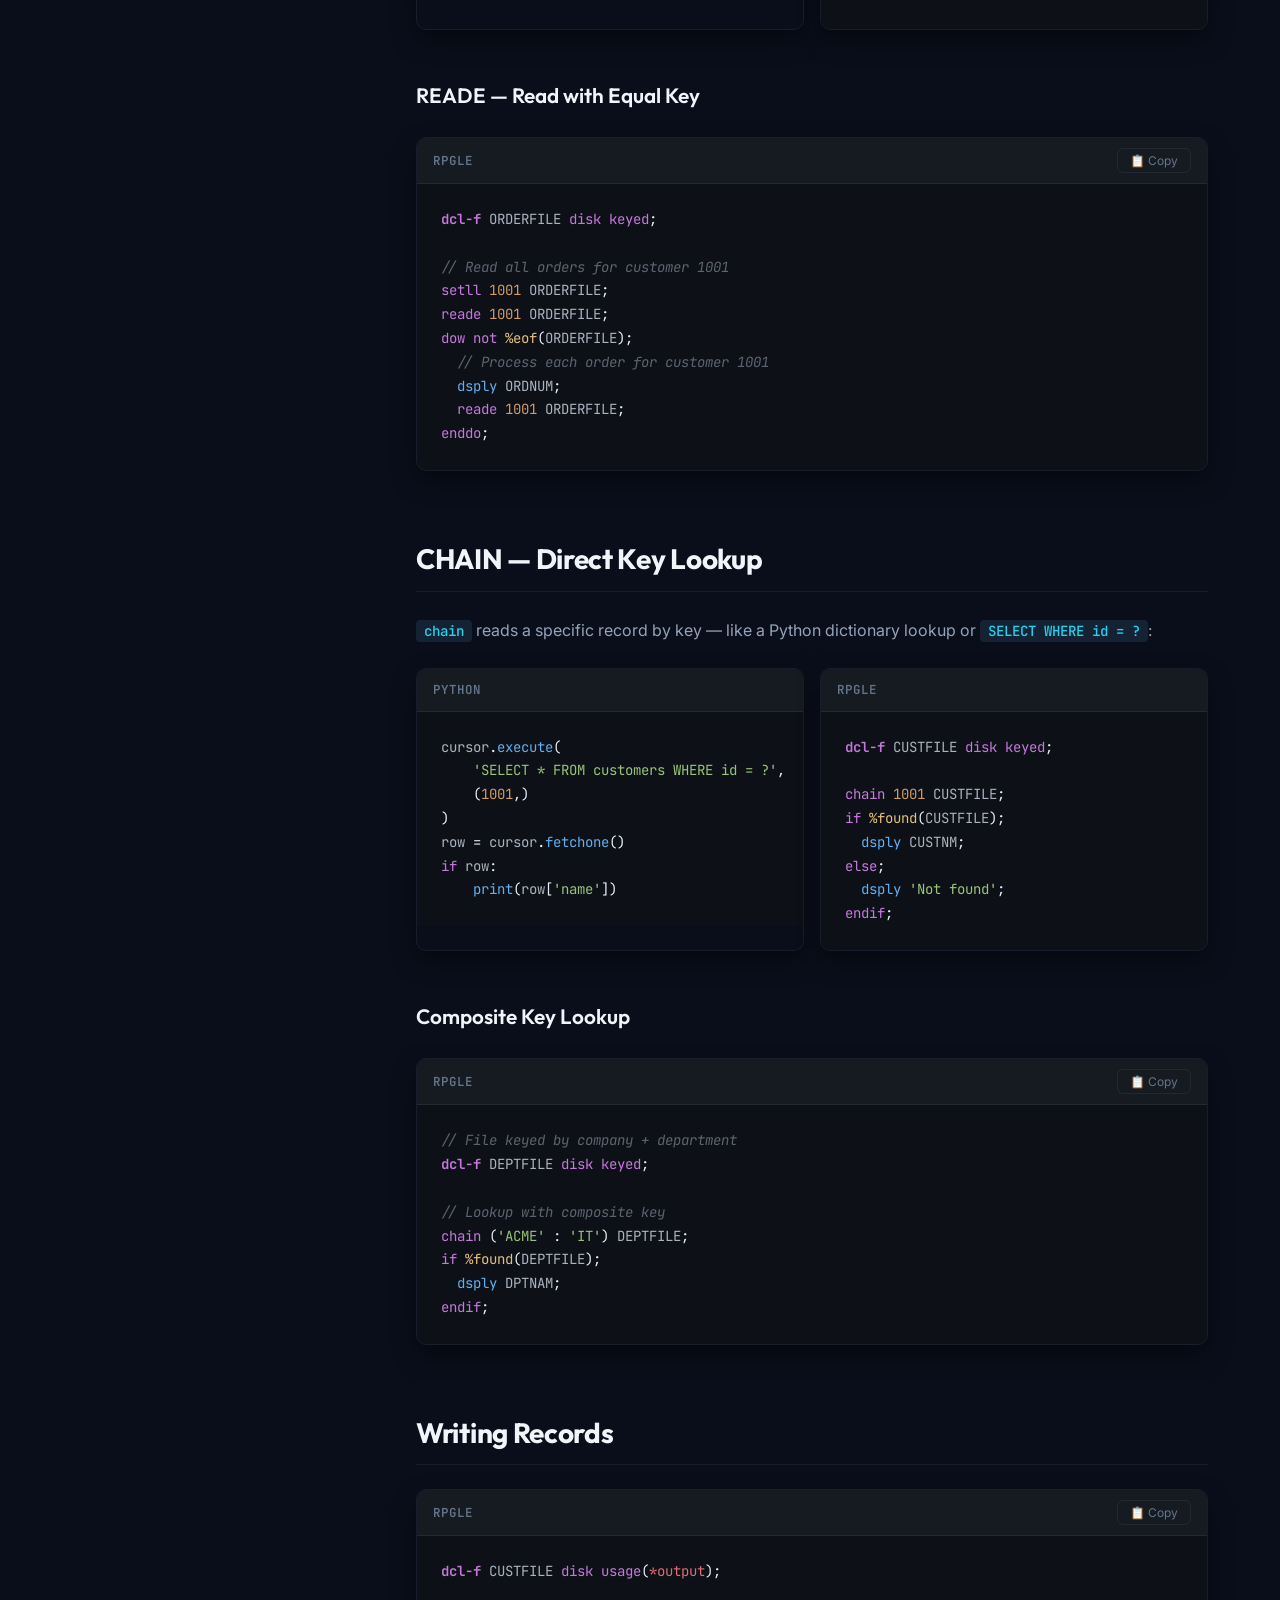
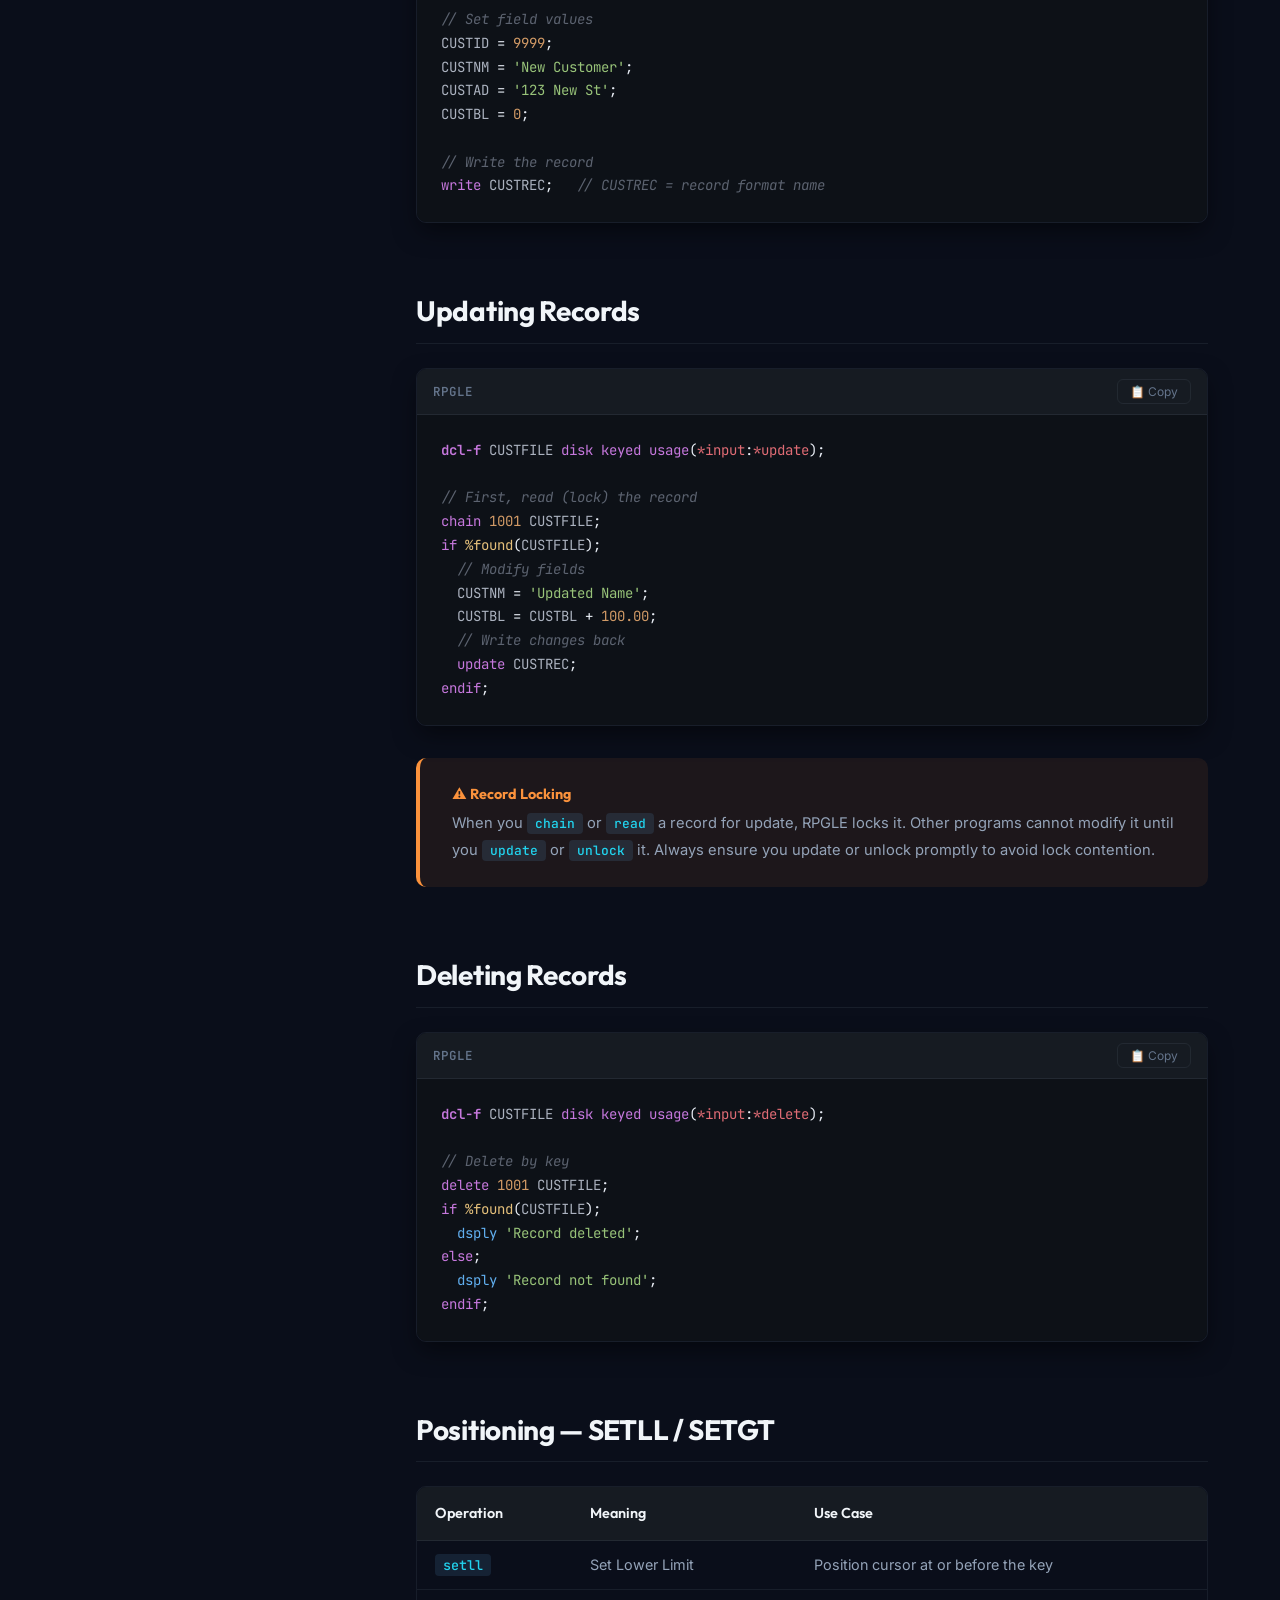
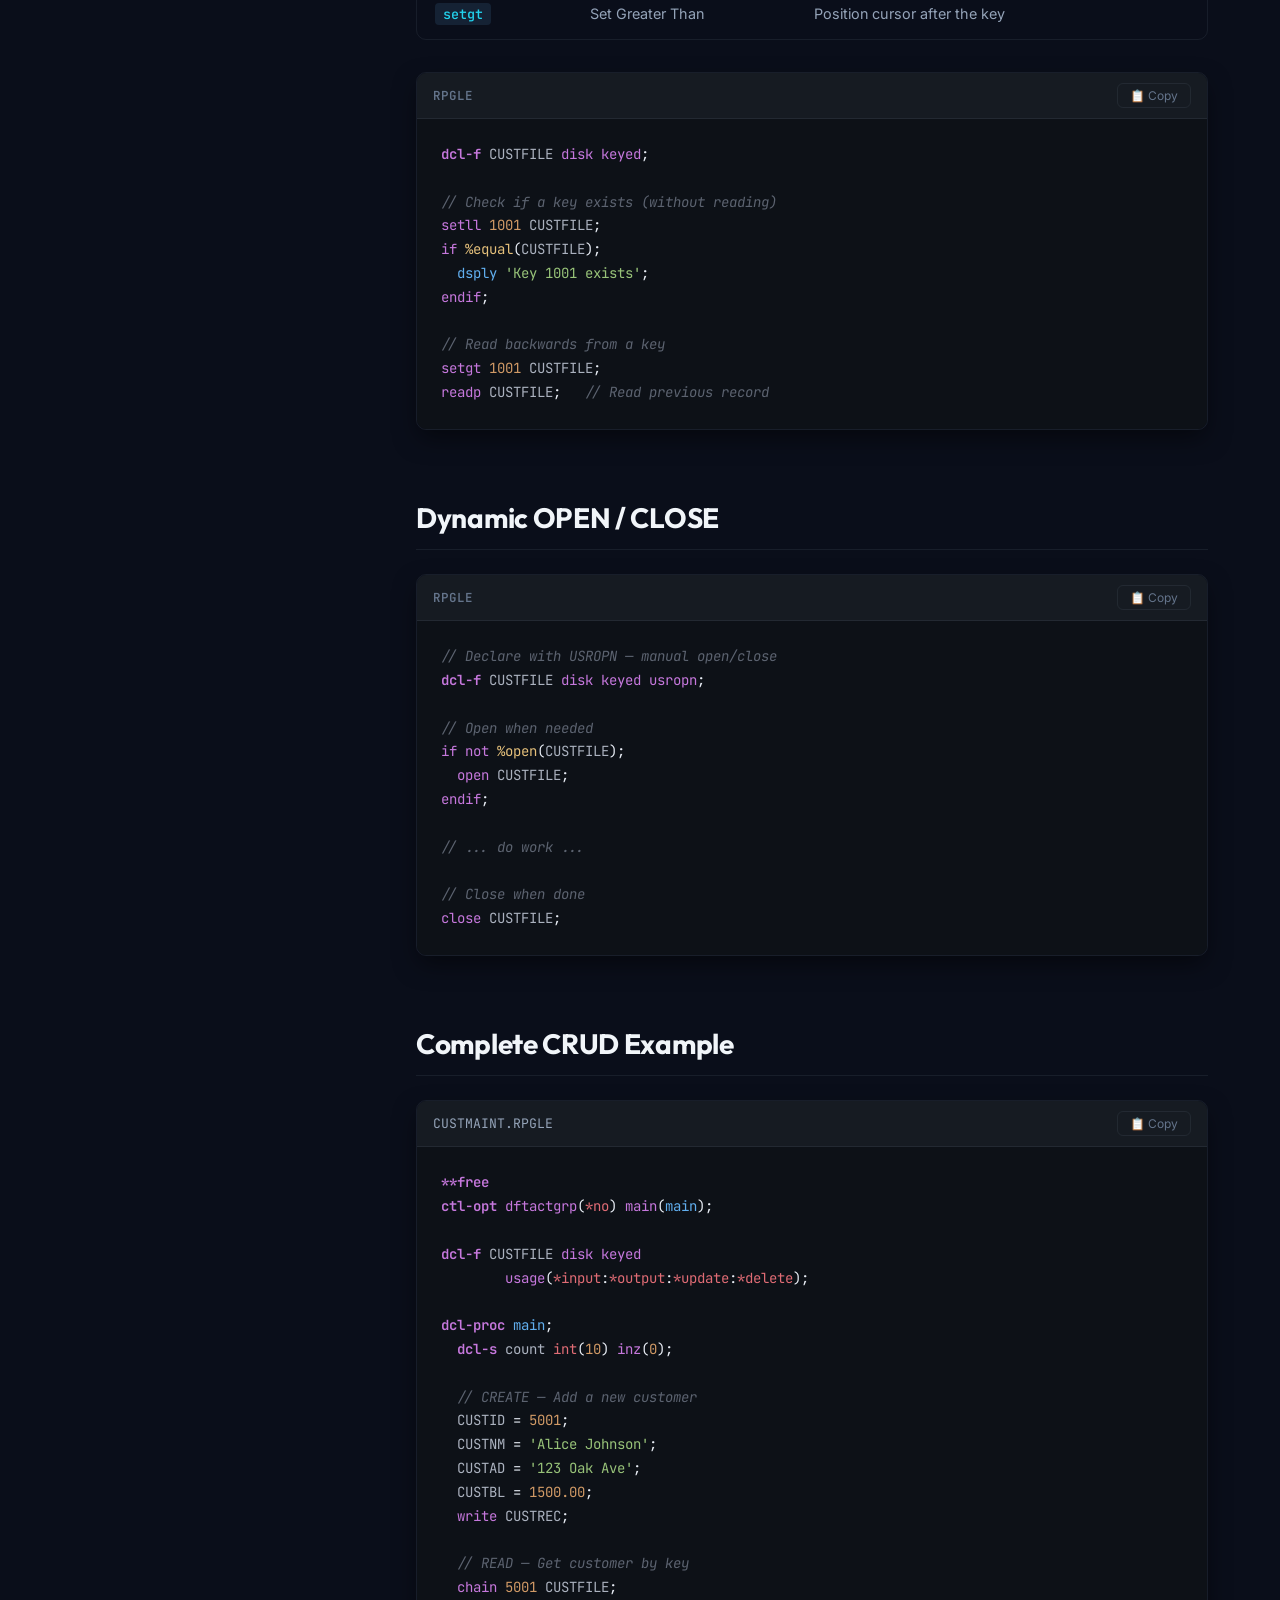
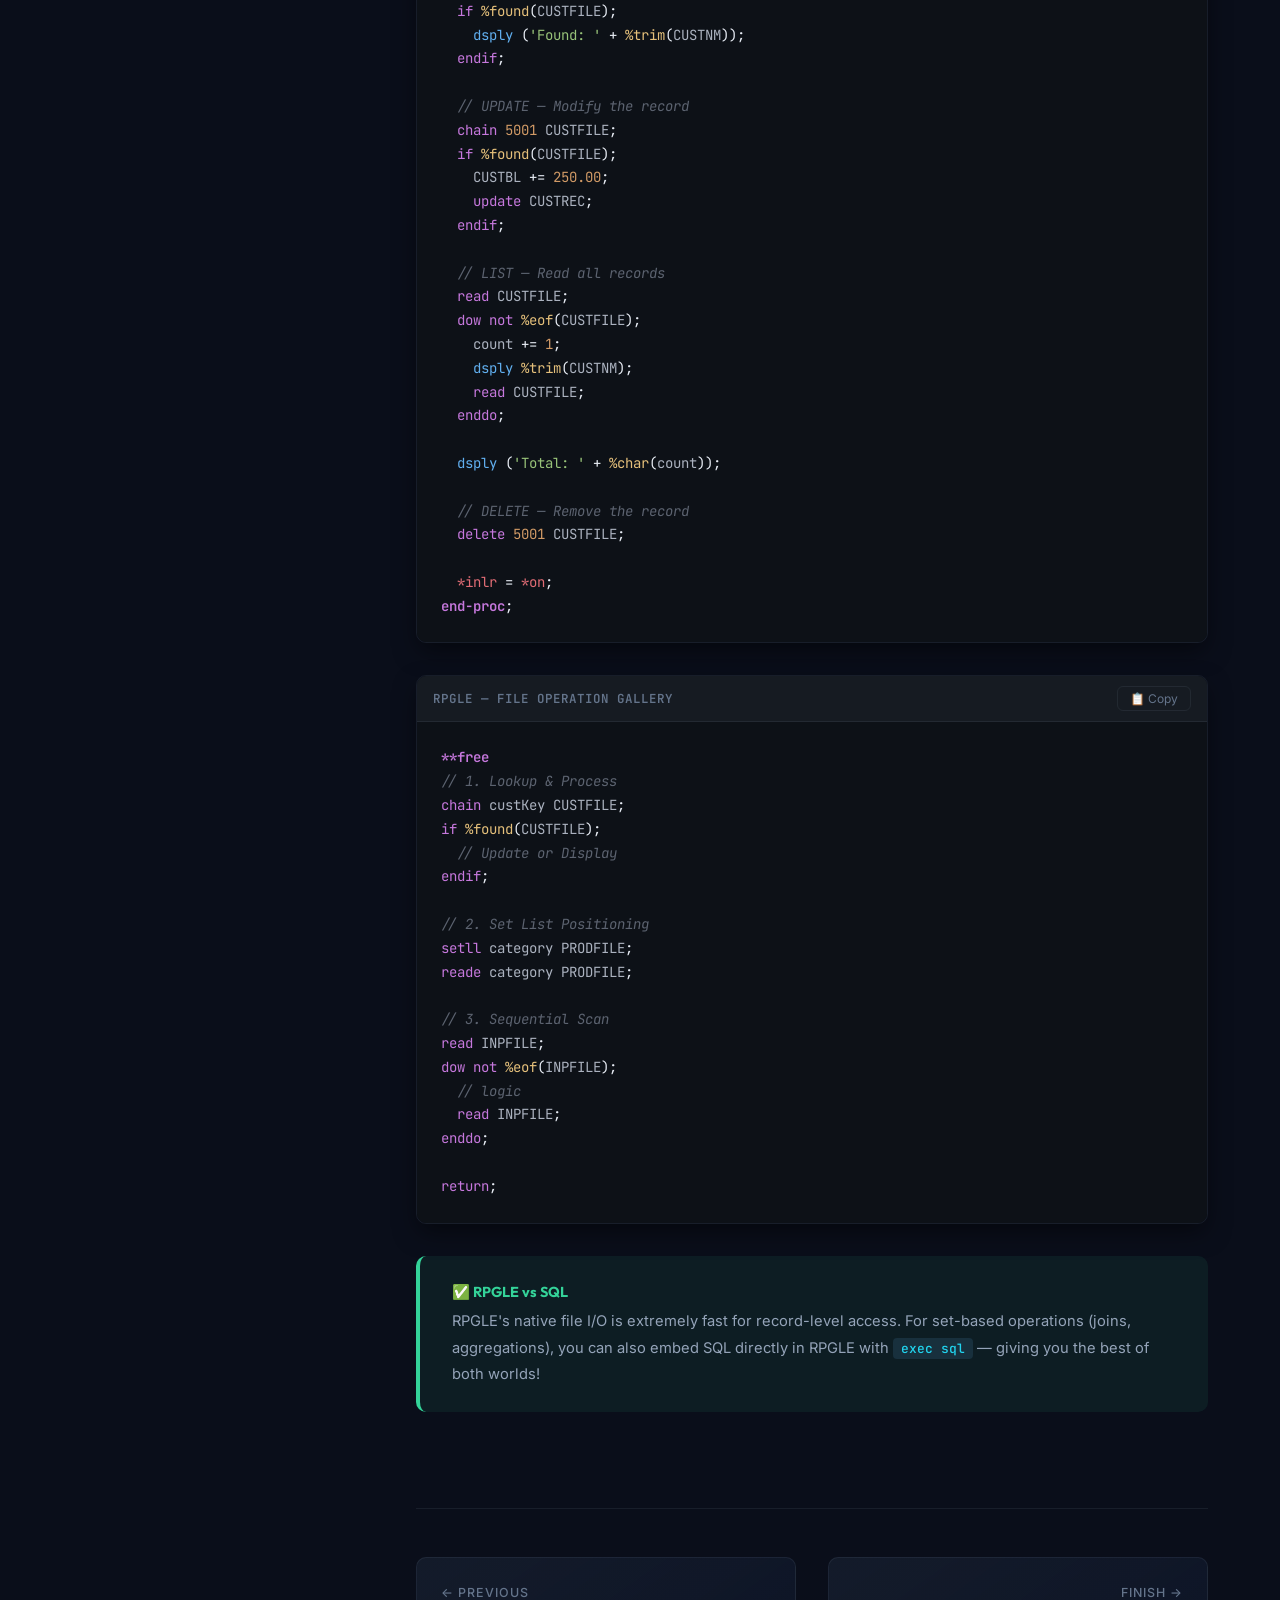
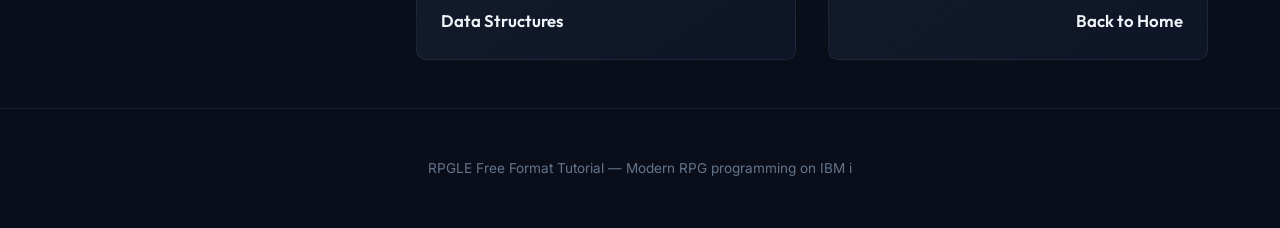
<file: pages/file-operations.html>
<!DOCTYPE html>
<html lang="en">

<head>
    <meta charset="UTF-8">
    <meta name="viewport" content="width=device-width, initial-scale=1.0">
    <meta name="description"
        content="RPGLE File Operations: DCL-F, READ, WRITE, UPDATE, DELETE, CHAIN, SETLL, SETGT, and working with physical and logical files in free format.">
    <title>File I/O — RPGLE Free Format Tutorial</title>
    <link rel="stylesheet" href="../css/style.css">
</head>

<body>
    <header class="site-header">
        <div class="header-inner">
            <a href="../index.html" class="logo">
                <div class="logo-icon">
                    <svg viewBox="0 0 100 40" fill="none" xmlns="http://www.w3.org/2000/svg">
                        <rect width="100" height="40" rx="12" fill="url(#logo_grad)" />
                        <text x="50%" y="58%" text-anchor="middle" dominant-baseline="middle" fill="white"
                            font-family="Outfit, sans-serif" font-weight="900" font-size="20">RPGLE</text>
                        <defs>
                            <linearGradient id="logo_grad" x1="0" y1="0" x2="100" y2="40"
                                gradientUnits="userSpaceOnUse">
                                <stop stop-color="#3b82f6" />
                                <stop offset="1" stop-color="#8b5cf6" />
                            </linearGradient>
                        </defs>
                    </svg>
                </div>
            </a>
            <nav>
                <ul class="nav-links">
                    <li><a href="../index.html">Home</a></li>
                    <li><a href="getting-started.html">Getting Started</a></li>
                    <li><a href="data-types.html">Data Types</a></li>
                    <li><a href="variables.html">Variables</a></li>
                    <li><a href="operators.html">Operators</a></li>
                    <li><a href="control-structures.html">Control Flow</a></li>
                    <li><a href="procedures.html">Procedures</a></li>
                    <li><a href="built-in-functions.html">BIFs</a></li>
                    <li><a href="data-structures.html">Data Structures</a></li>
                    <li><a href="file-operations.html" class="active">File I/O</a></li>
                </ul>
            </nav>
            <button class="menu-toggle" aria-label="Toggle menu">☰</button>
        </div>
    </header>

    <main class="main-wrapper">
        <div class="page-layout">
            <aside class="sidebar">
                <div class="sidebar-section">
                    <div class="sidebar-title">On This Page</div>
                    <ul class="sidebar-links">
                        <li><a href="#dcl-f">Declaring Files (DCL-F)</a></li>
                        <li><a href="#read">Reading Records</a></li>
                        <li><a href="#chain">CHAIN (Direct Read)</a></li>
                        <li><a href="#write">Writing Records</a></li>
                        <li><a href="#update">Updating Records</a></li>
                        <li><a href="#delete">Deleting Records</a></li>
                        <li><a href="#setll">SETLL / SETGT</a></li>
                        <li><a href="#open-close">OPEN / CLOSE</a></li>
                        <li><a href="#complete">Complete Example</a></li>
                    </ul>
                </div>
            </aside>

            <article class="content">
                <div class="breadcrumb"><a href="../index.html">Home</a><span class="sep">›</span><span>File I/O</span>
                </div>
                <h1>File <span class="gradient-text">Operations</span></h1>
                <p class="lead">RPGLE has powerful, built-in file I/O — no imports needed. Unlike Python where you'd use
                    <code>open()</code> or a database library, RPGLE works directly with DB2 files (tables) on IBM i
                    using operation codes like <code>read</code>, <code>write</code>, <code>chain</code>,
                    <code>update</code>, and <code>delete</code>.
                </p>

                <h2 id="dcl-f">Declaring Files with DCL-F</h2>
                <p>Before using a file, declare it with <code>dcl-f</code>:</p>
                <div class="code-block">
                    <div class="code-header"><span class="code-lang">RPGLE</span><button class="copy-btn">📋
                            Copy</button></div>
                    <div class="code-content">
                        <pre><span class="cm">// Input only (read)</span>
<span class="dc">dcl-f</span> <span class="id">CUSTFILE</span> <span class="kw">disk</span>;

<span class="cm">// Full CRUD (read, write, update, delete)</span>
<span class="dc">dcl-f</span> <span class="id">CUSTFILE</span> <span class="kw">disk</span> <span class="kw">usage</span>(<span class="sp">*input</span>:<span class="sp">*output</span>:<span class="sp">*update</span>:<span class="sp">*delete</span>);

<span class="cm">// Keyed access (using a keyed logical file)</span>
<span class="dc">dcl-f</span> <span class="id">CUSTFILE</span> <span class="kw">disk</span> <span class="kw">keyed</span>;

<span class="cm">// Output only (write new records)</span>
<span class="dc">dcl-f</span> <span class="id">CUSTFILE</span> <span class="kw">disk</span> <span class="kw">usage</span>(<span class="sp">*output</span>);

<span class="cm">// Qualified (fields accessed as CUSTFILE.fieldName)</span>
<span class="dc">dcl-f</span> <span class="id">CUSTFILE</span> <span class="kw">disk</span> <span class="kw">keyed</span> <span class="kw">qualified</span>;</pre>
                    </div>
                </div>

                <div class="info-box note">
                    <div class="box-title">📝 Python Comparison</div>
                    <p>In Python you'd do <code>conn = sqlite3.connect('db')</code> and then
                        <code>cursor.execute('SELECT ...')</code>. In RPGLE, <code>dcl-f</code> binds the program
                        directly to a DB2 file at compile time — no connection string needed. The file's fields
                        automatically become available as program variables.
                    </p>
                </div>

                <h2 id="read">Reading Records</h2>
                <h3>Sequential Read — Read All Records</h3>
                <div class="comparison-wrapper fade-in">
                    <div class="code-block">
                        <div class="code-header"><span class="code-lang">Python</span></div>
                        <div class="code-content">
                            <pre><span class="kw">import</span> <span class="id">sqlite3</span>
<span class="id">conn</span> = <span class="fn">sqlite3.connect</span>(<span class="st">'db'</span>)
<span class="id">cursor</span> = <span class="id">conn</span>.<span class="fn">execute</span>(<span class="st">'SELECT * FROM customers'</span>)
<span class="kw">for</span> <span class="id">row</span> <span class="kw">in</span> <span class="id">cursor</span>:
    <span class="fn">print</span>(<span class="id">row</span>)</pre>
                        </div>
                    </div>
                    <div class="code-block">
                        <div class="code-header"><span class="code-lang">RPGLE</span></div>
                        <div class="code-content">
                            <pre><span class="dc">dcl-f</span> <span class="id">CUSTFILE</span> <span class="kw">disk</span>;

<span class="kw">read</span> <span class="id">CUSTFILE</span>;
<span class="kw">dow</span> <span class="kw">not</span> <span class="bi">%eof</span>(<span class="id">CUSTFILE</span>);
  <span class="fn">dsply</span> <span class="id">CUSTNM</span>;
  <span class="kw">read</span> <span class="id">CUSTFILE</span>;
<span class="kw">enddo</span>;</pre>
                        </div>
                    </div>
                </div>

                <h3>READE — Read with Equal Key</h3>
                <div class="code-block">
                    <div class="code-header"><span class="code-lang">RPGLE</span><button class="copy-btn">📋
                            Copy</button></div>
                    <div class="code-content">
                        <pre><span class="dc">dcl-f</span> <span class="id">ORDERFILE</span> <span class="kw">disk</span> <span class="kw">keyed</span>;

<span class="cm">// Read all orders for customer 1001</span>
<span class="kw">setll</span> <span class="nm">1001</span> <span class="id">ORDERFILE</span>;
<span class="kw">reade</span> <span class="nm">1001</span> <span class="id">ORDERFILE</span>;
<span class="kw">dow</span> <span class="kw">not</span> <span class="bi">%eof</span>(<span class="id">ORDERFILE</span>);
  <span class="cm">// Process each order for customer 1001</span>
  <span class="fn">dsply</span> <span class="id">ORDNUM</span>;
  <span class="kw">reade</span> <span class="nm">1001</span> <span class="id">ORDERFILE</span>;
<span class="kw">enddo</span>;</pre>
                    </div>
                </div>

                <h2 id="chain">CHAIN — Direct Key Lookup</h2>
                <p><code>chain</code> reads a specific record by key — like a Python dictionary lookup or
                    <code>SELECT WHERE id = ?</code>:
                </p>
                <div class="comparison-wrapper fade-in">
                    <div class="code-block">
                        <div class="code-header"><span class="code-lang">Python</span></div>
                        <div class="code-content">
                            <pre><span class="id">cursor</span>.<span class="fn">execute</span>(
    <span class="st">'SELECT * FROM customers WHERE id = ?'</span>,
    (<span class="nm">1001</span>,)
)
<span class="id">row</span> = <span class="id">cursor</span>.<span class="fn">fetchone</span>()
<span class="kw">if</span> <span class="id">row</span>:
    <span class="fn">print</span>(<span class="id">row</span>[<span class="st">'name'</span>])</pre>
                        </div>
                    </div>
                    <div class="code-block">
                        <div class="code-header"><span class="code-lang">RPGLE</span></div>
                        <div class="code-content">
                            <pre><span class="dc">dcl-f</span> <span class="id">CUSTFILE</span> <span class="kw">disk</span> <span class="kw">keyed</span>;

<span class="kw">chain</span> <span class="nm">1001</span> <span class="id">CUSTFILE</span>;
<span class="kw">if</span> <span class="bi">%found</span>(<span class="id">CUSTFILE</span>);
  <span class="fn">dsply</span> <span class="id">CUSTNM</span>;
<span class="kw">else</span>;
  <span class="fn">dsply</span> <span class="st">'Not found'</span>;
<span class="kw">endif</span>;</pre>
                        </div>
                    </div>
                </div>

                <h3>Composite Key Lookup</h3>
                <div class="code-block">
                    <div class="code-header"><span class="code-lang">RPGLE</span><button class="copy-btn">📋
                            Copy</button></div>
                    <div class="code-content">
                        <pre><span class="cm">// File keyed by company + department</span>
<span class="dc">dcl-f</span> <span class="id">DEPTFILE</span> <span class="kw">disk</span> <span class="kw">keyed</span>;

<span class="cm">// Lookup with composite key</span>
<span class="kw">chain</span> (<span class="st">'ACME'</span> : <span class="st">'IT'</span>) <span class="id">DEPTFILE</span>;
<span class="kw">if</span> <span class="bi">%found</span>(<span class="id">DEPTFILE</span>);
  <span class="fn">dsply</span> <span class="id">DPTNAM</span>;
<span class="kw">endif</span>;</pre>
                    </div>
                </div>

                <h2 id="write">Writing Records</h2>
                <div class="code-block">
                    <div class="code-header"><span class="code-lang">RPGLE</span><button class="copy-btn">📋
                            Copy</button></div>
                    <div class="code-content">
                        <pre><span class="dc">dcl-f</span> <span class="id">CUSTFILE</span> <span class="kw">disk</span> <span class="kw">usage</span>(<span class="sp">*output</span>);

<span class="cm">// Set field values</span>
<span class="id">CUSTID</span> = <span class="nm">9999</span>;
<span class="id">CUSTNM</span> = <span class="st">'New Customer'</span>;
<span class="id">CUSTAD</span> = <span class="st">'123 New St'</span>;
<span class="id">CUSTBL</span> = <span class="nm">0</span>;

<span class="cm">// Write the record</span>
<span class="kw">write</span> <span class="id">CUSTREC</span>;   <span class="cm">// CUSTREC = record format name</span></pre>
                    </div>
                </div>

                <h2 id="update">Updating Records</h2>
                <div class="code-block">
                    <div class="code-header"><span class="code-lang">RPGLE</span><button class="copy-btn">📋
                            Copy</button></div>
                    <div class="code-content">
                        <pre><span class="dc">dcl-f</span> <span class="id">CUSTFILE</span> <span class="kw">disk</span> <span class="kw">keyed</span> <span class="kw">usage</span>(<span class="sp">*input</span>:<span class="sp">*update</span>);

<span class="cm">// First, read (lock) the record</span>
<span class="kw">chain</span> <span class="nm">1001</span> <span class="id">CUSTFILE</span>;
<span class="kw">if</span> <span class="bi">%found</span>(<span class="id">CUSTFILE</span>);
  <span class="cm">// Modify fields</span>
  <span class="id">CUSTNM</span> = <span class="st">'Updated Name'</span>;
  <span class="id">CUSTBL</span> = <span class="id">CUSTBL</span> + <span class="nm">100.00</span>;
  <span class="cm">// Write changes back</span>
  <span class="kw">update</span> <span class="id">CUSTREC</span>;
<span class="kw">endif</span>;</pre>
                    </div>
                </div>

                <div class="info-box warning">
                    <div class="box-title">⚠️ Record Locking</div>
                    <p>When you <code>chain</code> or <code>read</code> a record for update, RPGLE locks it. Other
                        programs cannot modify it until you <code>update</code> or <code>unlock</code> it. Always ensure
                        you update or unlock promptly to avoid lock contention.</p>
                </div>

                <h2 id="delete">Deleting Records</h2>
                <div class="code-block">
                    <div class="code-header"><span class="code-lang">RPGLE</span><button class="copy-btn">📋
                            Copy</button></div>
                    <div class="code-content">
                        <pre><span class="dc">dcl-f</span> <span class="id">CUSTFILE</span> <span class="kw">disk</span> <span class="kw">keyed</span> <span class="kw">usage</span>(<span class="sp">*input</span>:<span class="sp">*delete</span>);

<span class="cm">// Delete by key</span>
<span class="kw">delete</span> <span class="nm">1001</span> <span class="id">CUSTFILE</span>;
<span class="kw">if</span> <span class="bi">%found</span>(<span class="id">CUSTFILE</span>);
  <span class="fn">dsply</span> <span class="st">'Record deleted'</span>;
<span class="kw">else</span>;
  <span class="fn">dsply</span> <span class="st">'Record not found'</span>;
<span class="kw">endif</span>;</pre>
                    </div>
                </div>

                <h2 id="setll">Positioning — SETLL / SETGT</h2>
                <table class="comparison-table">
                    <thead>
                        <tr>
                            <th>Operation</th>
                            <th>Meaning</th>
                            <th>Use Case</th>
                        </tr>
                    </thead>
                    <tbody>
                        <tr>
                            <td><code>setll</code></td>
                            <td>Set Lower Limit</td>
                            <td>Position cursor at or before the key</td>
                        </tr>
                        <tr>
                            <td><code>setgt</code></td>
                            <td>Set Greater Than</td>
                            <td>Position cursor after the key</td>
                        </tr>
                    </tbody>
                </table>
                <div class="code-block">
                    <div class="code-header"><span class="code-lang">RPGLE</span><button class="copy-btn">📋
                            Copy</button></div>
                    <div class="code-content">
                        <pre><span class="dc">dcl-f</span> <span class="id">CUSTFILE</span> <span class="kw">disk</span> <span class="kw">keyed</span>;

<span class="cm">// Check if a key exists (without reading)</span>
<span class="kw">setll</span> <span class="nm">1001</span> <span class="id">CUSTFILE</span>;
<span class="kw">if</span> <span class="bi">%equal</span>(<span class="id">CUSTFILE</span>);
  <span class="fn">dsply</span> <span class="st">'Key 1001 exists'</span>;
<span class="kw">endif</span>;

<span class="cm">// Read backwards from a key</span>
<span class="kw">setgt</span> <span class="nm">1001</span> <span class="id">CUSTFILE</span>;
<span class="kw">readp</span> <span class="id">CUSTFILE</span>;   <span class="cm">// Read previous record</span></pre>
                    </div>
                </div>

                <h2 id="open-close">Dynamic OPEN / CLOSE</h2>
                <div class="code-block">
                    <div class="code-header"><span class="code-lang">RPGLE</span><button class="copy-btn">📋
                            Copy</button></div>
                    <div class="code-content">
                        <pre><span class="cm">// Declare with USROPN — manual open/close</span>
<span class="dc">dcl-f</span> <span class="id">CUSTFILE</span> <span class="kw">disk</span> <span class="kw">keyed</span> <span class="kw">usropn</span>;

<span class="cm">// Open when needed</span>
<span class="kw">if</span> <span class="kw">not</span> <span class="bi">%open</span>(<span class="id">CUSTFILE</span>);
  <span class="kw">open</span> <span class="id">CUSTFILE</span>;
<span class="kw">endif</span>;

<span class="cm">// ... do work ...</span>

<span class="cm">// Close when done</span>
<span class="kw">close</span> <span class="id">CUSTFILE</span>;</pre>
                    </div>
                </div>

                <h2 id="complete">Complete CRUD Example</h2>
                <div class="code-block">
                    <div class="code-header"><span class="code-filename">CUSTMAINT.RPGLE</span><button
                            class="copy-btn">📋 Copy</button></div>
                    <div class="code-content">
                        <pre><span class="dc">**free</span>
<span class="dc">ctl-opt</span> <span class="kw">dftactgrp</span>(<span class="sp">*no</span>) <span class="kw">main</span>(<span class="fn">main</span>);

<span class="dc">dcl-f</span> <span class="id">CUSTFILE</span> <span class="kw">disk</span> <span class="kw">keyed</span>
        <span class="kw">usage</span>(<span class="sp">*input</span>:<span class="sp">*output</span>:<span class="sp">*update</span>:<span class="sp">*delete</span>);

<span class="dc">dcl-proc</span> <span class="fn">main</span>;
  <span class="dc">dcl-s</span> <span class="id">count</span> <span class="dt">int</span>(<span class="nm">10</span>) <span class="kw">inz</span>(<span class="nm">0</span>);

  <span class="cm">// CREATE — Add a new customer</span>
  <span class="id">CUSTID</span> = <span class="nm">5001</span>;
  <span class="id">CUSTNM</span> = <span class="st">'Alice Johnson'</span>;
  <span class="id">CUSTAD</span> = <span class="st">'123 Oak Ave'</span>;
  <span class="id">CUSTBL</span> = <span class="nm">1500.00</span>;
  <span class="kw">write</span> <span class="id">CUSTREC</span>;

  <span class="cm">// READ — Get customer by key</span>
  <span class="kw">chain</span> <span class="nm">5001</span> <span class="id">CUSTFILE</span>;
  <span class="kw">if</span> <span class="bi">%found</span>(<span class="id">CUSTFILE</span>);
    <span class="fn">dsply</span> (<span class="st">'Found: '</span> + <span class="bi">%trim</span>(<span class="id">CUSTNM</span>));
  <span class="kw">endif</span>;

  <span class="cm">// UPDATE — Modify the record</span>
  <span class="kw">chain</span> <span class="nm">5001</span> <span class="id">CUSTFILE</span>;
  <span class="kw">if</span> <span class="bi">%found</span>(<span class="id">CUSTFILE</span>);
    <span class="id">CUSTBL</span> += <span class="nm">250.00</span>;
    <span class="kw">update</span> <span class="id">CUSTREC</span>;
  <span class="kw">endif</span>;

  <span class="cm">// LIST — Read all records</span>
  <span class="kw">read</span> <span class="id">CUSTFILE</span>;
  <span class="kw">dow</span> <span class="kw">not</span> <span class="bi">%eof</span>(<span class="id">CUSTFILE</span>);
    <span class="id">count</span> += <span class="nm">1</span>;
    <span class="fn">dsply</span> <span class="bi">%trim</span>(<span class="id">CUSTNM</span>);
    <span class="kw">read</span> <span class="id">CUSTFILE</span>;
  <span class="kw">enddo</span>;

  <span class="fn">dsply</span> (<span class="st">'Total: '</span> + <span class="bi">%char</span>(<span class="id">count</span>));

  <span class="cm">// DELETE — Remove the record</span>
  <span class="kw">delete</span> <span class="nm">5001</span> <span class="id">CUSTFILE</span>;

  <span class="sp">*inlr</span> = <span class="sp">*on</span>;
<span class="dc">end-proc</span>;</pre>
                    </div>
                </div>

                <div class="code-block">
                    <div class="code-header"><span class="code-lang">RPGLE — File Operation Gallery</span><button
                            class="copy-btn">📋
                            Copy</button></div>
                    <div class="code-content">
                        <pre><span class="dc">**free</span>
<span class="cm">// 1. Lookup & Process</span>
<span class="kw">chain</span> <span class="id">custKey</span> <span class="id">CUSTFILE</span>;
<span class="kw host host">if</span> <span class="bi host host">%found</span>(<span class="id host host">CUSTFILE</span>);
  <span class="cm host host host host">// Update or Display</span>
<span class="kw host host host host host host">endif</span>;

<span class="cm host host host host host host host host">// 2. Set List Positioning</span>
<span class="kw host host host host host host host host host host">setll</span> <span class="id host host host host host host host host host host host host">category</span> <span class="id host host host host host host host host host host host host host host">PRODFILE</span>;
<span class="kw host host host host host host host host host host host host host host host host">reade</span> <span class="id host host host host host host host host host host host host host host host host host host">category</span> <span class="id host host host host host host host host host host host host host host host host host host host host">PRODFILE</span>;

<span class="cm host host host host host host host host host host host host host host host host host host host host host host">// 3. Sequential Scan</span>
<span class="kw host host host host host host host host host host host host host host host host host host host host host host host host">read</span> <span class="id host host host host host host host host host host host host host host host host host host host host host host host host host host">INPFILE</span>;
<span class="kw host host host host host host host host host host host host host host host host host host host host host host host host host host host host">dow</span> <span class="kw host host host host host host host host host host host host host host host host host host host host host host host host host host host host host host">not</span> <span class="bi host host host host host host host host host host host host host host host host host host host host host host host host host host host host host host host host">%eof</span>(<span class="id host host host host host host host host host host host host host host host host host host host host host host host host host host host host host host host host host host">INPFILE</span>);
  <span class="cm host host host host host host host host host host host host host host host host host host host host host host host host host host host host host host host host host host host host">// logic</span>
  <span class="kw host host host host host host host host host host host host host host host host host host host host host host host host host host host host host host host host host host host host host host">read</span> <span class="id host host host host host host host host host host host host host host host host host host host host host host host host host host host host host host host host host host host host host host host host">INPFILE</span>;
<span class="kw host host host host host host host host host host host host host host host host host host host host host host host host host host host host host host host host host host host host host host host host host host">enddo</span>;

<span class="kw host host host host host host host host host host host host host host host host host host host host host host host host host host host host host host host host host host host host host host host host host host host host">return</span>;</pre>
                    </div>
                </div>

                <div class="info-box tip">
                    <div class="box-title">✅ RPGLE vs SQL</div>
                    <p>RPGLE's native file I/O is extremely fast for record-level access. For set-based operations
                        (joins, aggregations), you can also embed SQL directly in RPGLE with <code>exec sql</code> —
                        giving you the best of both worlds!</p>
                </div>

                <div class="chapter-nav">
                    <a href="data-structures.html" class="chapter-link prev"><span class="label">← Previous</span><span
                            class="title">Data Structures</span></a>
                    <a href="../index.html" class="chapter-link next"><span class="label">Finish →</span><span
                            class="title">Back to Home</span></a>
                </div>
            </article>
        </div>
    </main>
    <footer class="site-footer">
        <div class="footer-inner">
            <p>RPGLE Free Format Tutorial — Modern RPG programming on IBM i</p>
        </div>
    </footer>
    <button class="back-to-top" aria-label="Back to top">↑</button>
    <script src="../js/main.js"></script>
</body>

</html>
</file>
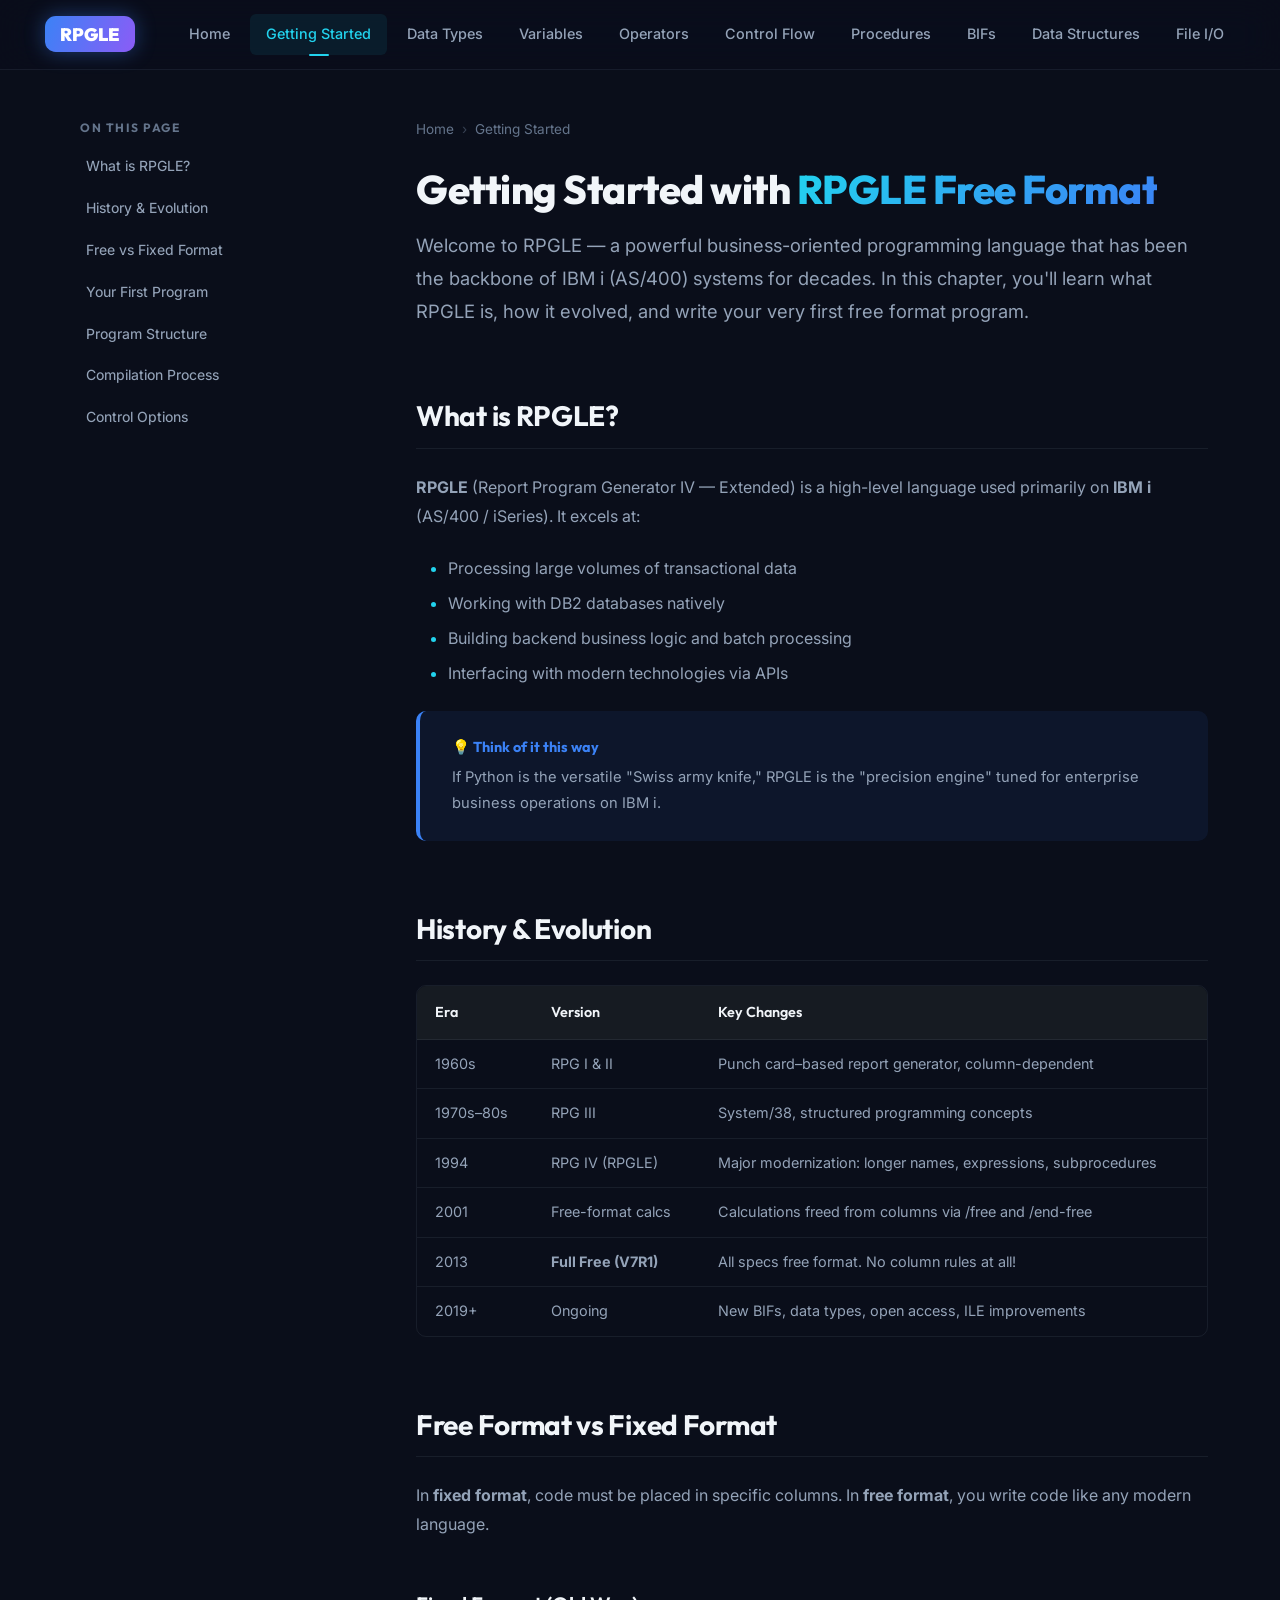
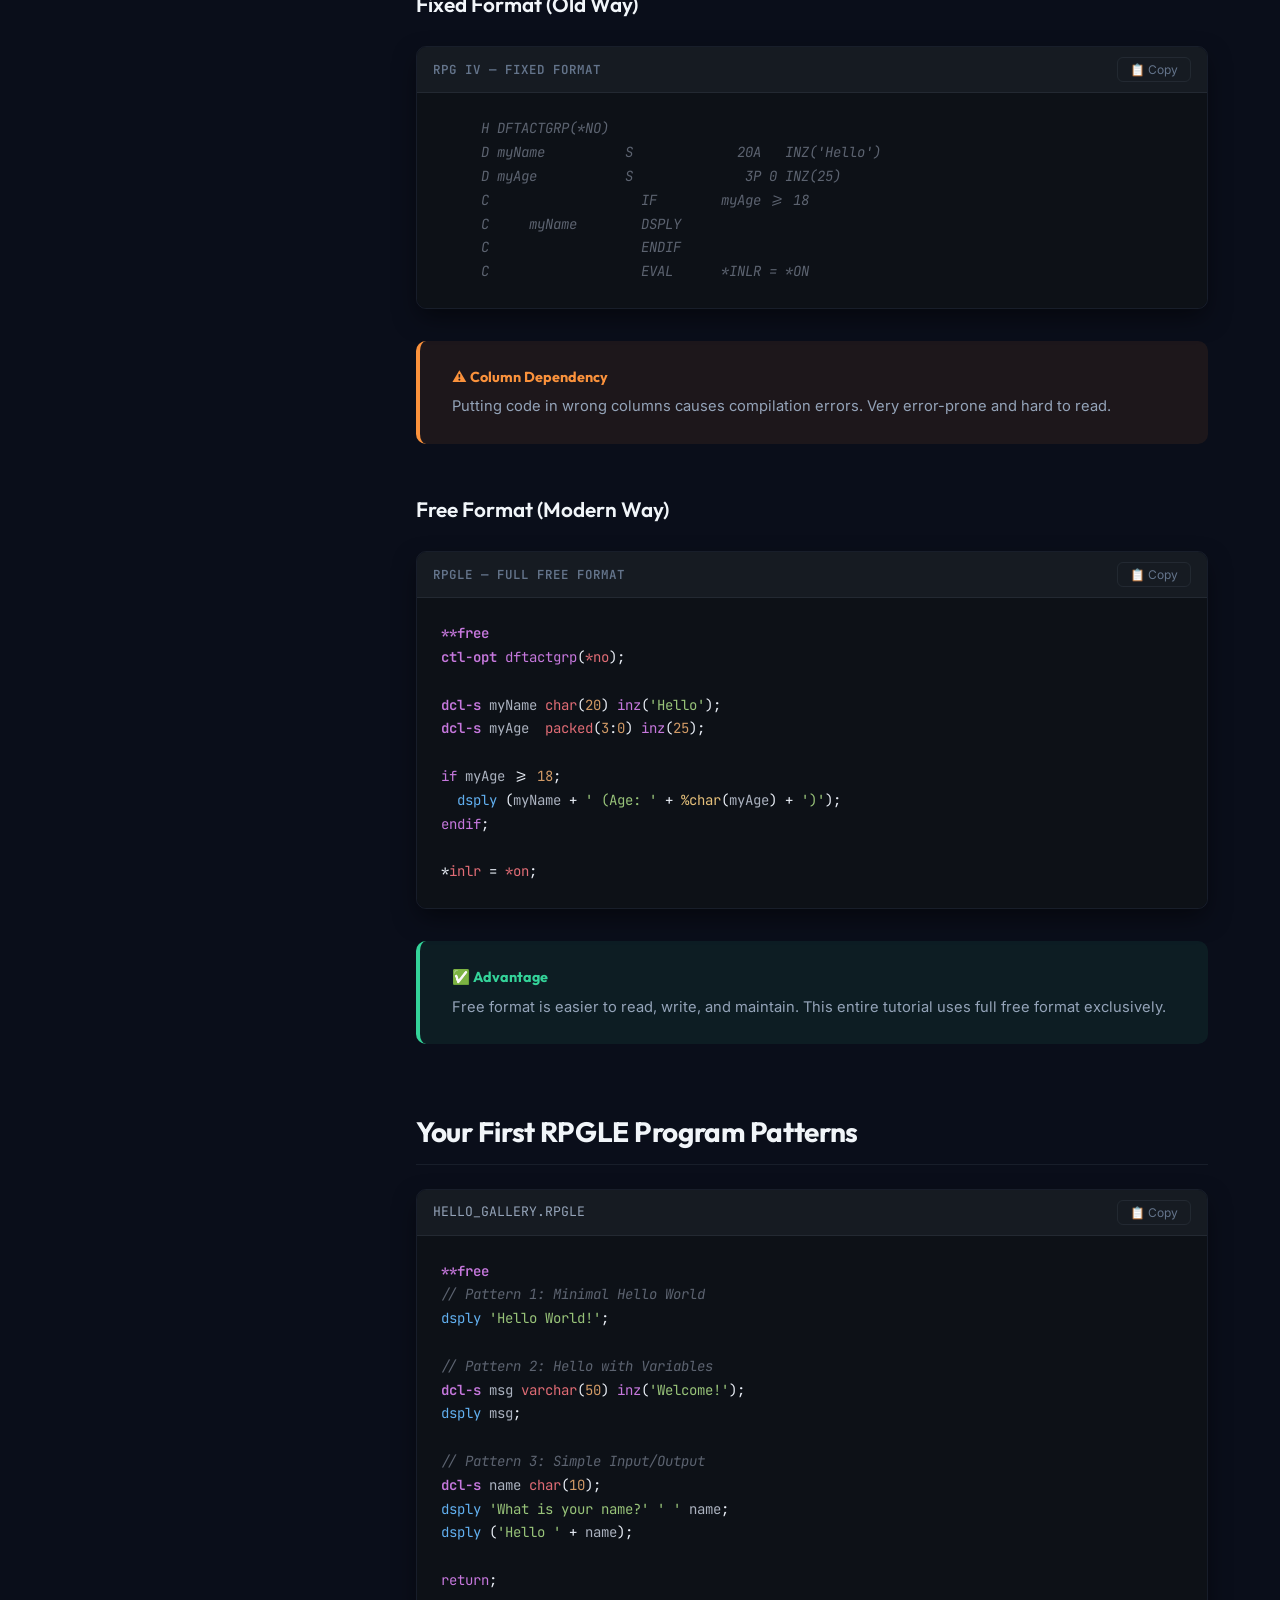
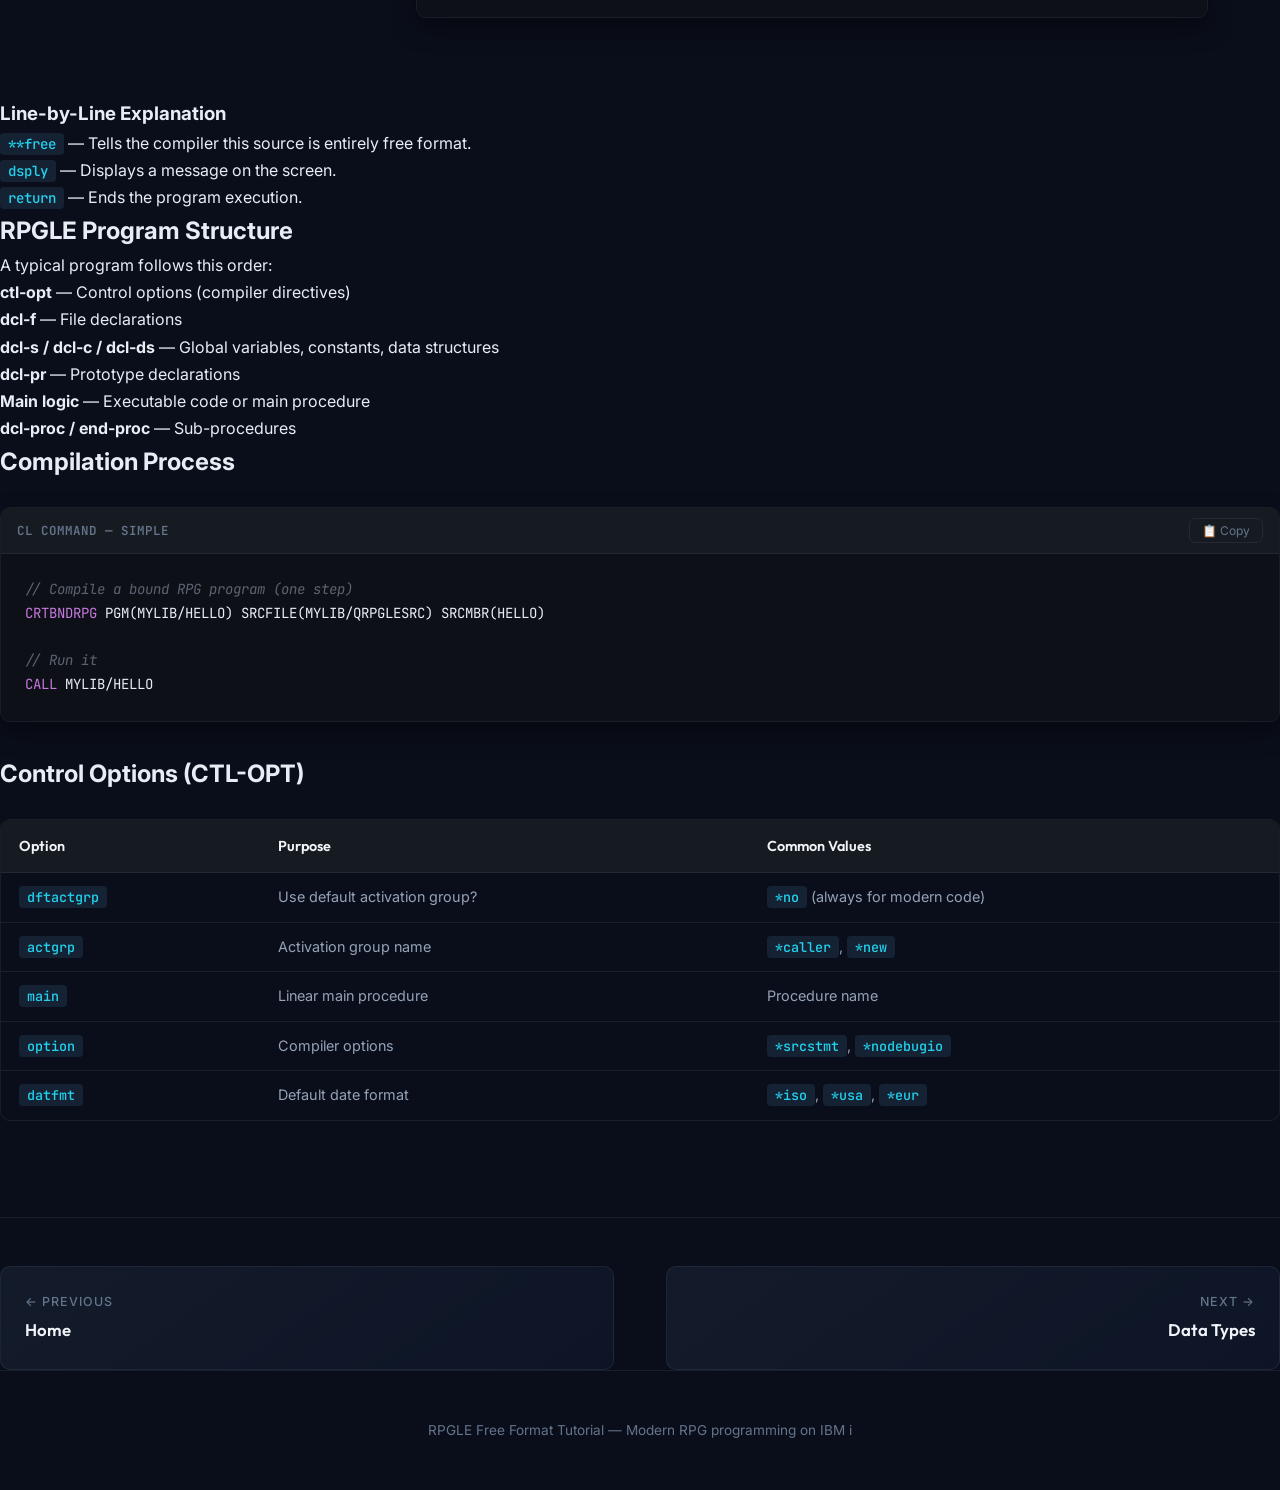
<file: pages/getting-started.html>
<!DOCTYPE html>
<html lang="en">

<head>
    <meta charset="UTF-8">
    <meta name="viewport" content="width=device-width, initial-scale=1.0">
    <meta name="description"
        content="Learn RPGLE history, free vs fixed format, write your first program, and understand the compilation process on IBM i.">
    <title>Getting Started — RPGLE Free Format Tutorial</title>
    <link rel="stylesheet" href="../css/style.css">
</head>

<body>
    <header class="site-header">
        <div class="header-inner">
            <a href="../index.html" class="logo">
                <div class="logo-icon">
                    <svg viewBox="0 0 100 40" fill="none" xmlns="http://www.w3.org/2000/svg">
                        <rect width="100" height="40" rx="12" fill="url(#logo_grad)" />
                        <text x="50%" y="58%" text-anchor="middle" dominant-baseline="middle" fill="white"
                            font-family="Outfit, sans-serif" font-weight="900" font-size="20">RPGLE</text>
                        <defs>
                            <linearGradient id="logo_grad" x1="0" y1="0" x2="100" y2="40"
                                gradientUnits="userSpaceOnUse">
                                <stop stop-color="#3b82f6" />
                                <stop offset="1" stop-color="#8b5cf6" />
                            </linearGradient>
                        </defs>
                    </svg>
                </div>
            </a>
            <nav>
                <ul class="nav-links">
                    <li><a href="../index.html">Home</a></li>
                    <li><a href="getting-started.html" class="active">Getting Started</a></li>
                    <li><a href="data-types.html">Data Types</a></li>
                    <li><a href="variables.html">Variables</a></li>
                    <li><a href="operators.html">Operators</a></li>
                    <li><a href="control-structures.html">Control Flow</a></li>
                    <li><a href="procedures.html">Procedures</a></li>
                    <li><a href="built-in-functions.html">BIFs</a></li>
                    <li><a href="data-structures.html">Data Structures</a></li>
                    <li><a href="file-operations.html">File I/O</a></li>
                </ul>
            </nav>
            <button class="menu-toggle" aria-label="Toggle menu">☰</button>
        </div>
    </header>
    <main class="main-wrapper">
        <div class="page-layout">
            <aside class="sidebar">
                <div class="sidebar-section">
                    <div class="sidebar-title">On This Page</div>
                    <ul class="sidebar-links">
                        <li><a href="#what-is-rpgle">What is RPGLE?</a></li>
                        <li><a href="#history">History & Evolution</a></li>
                        <li><a href="#free-vs-fixed">Free vs Fixed Format</a></li>
                        <li><a href="#first-program">Your First Program</a></li>
                        <li><a href="#program-structure">Program Structure</a></li>
                        <li><a href="#compilation">Compilation Process</a></li>
                        <li><a href="#control-options">Control Options</a></li>
                    </ul>
                </div>
            </aside>
            <article class="content">
                <div class="breadcrumb"><a href="../index.html">Home</a><span class="sep">›</span><span>Getting
                        Started</span></div>
                <h1>Getting Started with <span class="gradient-text">RPGLE Free Format</span></h1>
                <p class="lead">Welcome to RPGLE — a powerful business-oriented programming language that has been the
                    backbone of IBM i (AS/400) systems for decades. In this chapter, you'll learn what RPGLE is, how it
                    evolved, and write your very first free format program.</p>

                <h2 id="what-is-rpgle">What is RPGLE?</h2>
                <p><strong>RPGLE</strong> (Report Program Generator IV — Extended) is a high-level language used
                    primarily on <strong>IBM i</strong> (AS/400 / iSeries). It excels at:</p>
                <ul>
                    <li>Processing large volumes of transactional data</li>
                    <li>Working with DB2 databases natively</li>
                    <li>Building backend business logic and batch processing</li>
                    <li>Interfacing with modern technologies via APIs</li>
                </ul>
                <div class="info-box note">
                    <div class="box-title">💡 Think of it this way</div>
                    <p>If Python is the versatile "Swiss army knife," RPGLE is the "precision engine" tuned for
                        enterprise business operations on IBM i.</p>
                </div>

                <h2 id="history">History & Evolution</h2>
                <table class="comparison-table">
                    <thead>
                        <tr>
                            <th>Era</th>
                            <th>Version</th>
                            <th>Key Changes</th>
                        </tr>
                    </thead>
                    <tbody>
                        <tr>
                            <td>1960s</td>
                            <td>RPG I & II</td>
                            <td>Punch card–based report generator, column-dependent</td>
                        </tr>
                        <tr>
                            <td>1970s–80s</td>
                            <td>RPG III</td>
                            <td>System/38, structured programming concepts</td>
                        </tr>
                        <tr>
                            <td>1994</td>
                            <td>RPG IV (RPGLE)</td>
                            <td>Major modernization: longer names, expressions, subprocedures</td>
                        </tr>
                        <tr>
                            <td>2001</td>
                            <td>Free-format calcs</td>
                            <td>Calculations freed from columns via /free and /end-free</td>
                        </tr>
                        <tr>
                            <td>2013</td>
                            <td><strong>Full Free (V7R1)</strong></td>
                            <td>All specs free format. No column rules at all!</td>
                        </tr>
                        <tr>
                            <td>2019+</td>
                            <td>Ongoing</td>
                            <td>New BIFs, data types, open access, ILE improvements</td>
                        </tr>
                    </tbody>
                </table>

                <h2 id="free-vs-fixed">Free Format vs Fixed Format</h2>
                <p>In <strong>fixed format</strong>, code must be placed in specific columns. In <strong>free
                        format</strong>, you write code like any modern language.</p>
                <h3>Fixed Format (Old Way)</h3>
                <div class="code-block">
                    <div class="code-header"><span class="code-lang">RPG IV — Fixed Format</span><button
                            class="copy-btn">📋 Copy</button></div>
                    <div class="code-content">
                        <pre><span class="cm">     H DFTACTGRP(*NO)</span>
<span class="cm">     D myName          S             20A   INZ('Hello')</span>
<span class="cm">     D myAge           S              3P 0 INZ(25)</span>
<span class="cm">     C                   IF        myAge >= 18</span>
<span class="cm">     C     myName        DSPLY</span>
<span class="cm">     C                   ENDIF</span>
<span class="cm">     C                   EVAL      *INLR = *ON</span></pre>
                    </div>
                </div>
                <div class="info-box warning">
                    <div class="box-title">⚠️ Column Dependency</div>
                    <p>Putting code in wrong columns causes compilation errors. Very error-prone and hard to read.</p>
                </div>

                <h3>Free Format (Modern Way)</h3>
                <div class="code-block">
                    <div class="code-header"><span class="code-lang">RPGLE — Full Free Format</span><button
                            class="copy-btn">📋 Copy</button></div>
                    <div class="code-content">
                        <pre><span class="dc">**free</span>
<span class="dc">ctl-opt</span> <span class="kw">dftactgrp</span>(<span class="sp">*no</span>);

<span class="dc">dcl-s</span> <span class="id">myName</span> <span class="dt">char</span>(<span class="nm">20</span>) <span class="kw">inz</span>(<span class="st">'Hello'</span>);
<span class="dc">dcl-s</span> <span class="id">myAge</span>  <span class="dt">packed</span>(<span class="nm">3</span>:<span class="nm">0</span>) <span class="kw">inz</span>(<span class="nm">25</span>);

<span class="kw">if</span> <span class="id">myAge</span> >= <span class="nm">18</span>;
  <span class="fn">dsply</span> (<span class="id">myName</span> + <span class="st">' (Age: '</span> + <span class="bi">%char</span>(<span class="id">myAge</span>) + <span class="st">')'</span>);
<span class="kw">endif</span>;

*<span class="sp">inlr</span> = <span class="sp">*on</span>;</pre>
                    </div>
                </div>
                <div class="info-box tip">
                    <div class="box-title">✅ Advantage</div>
                    <p>Free format is easier to read, write, and maintain. This entire tutorial uses full free format
                        exclusively.</p>
                </div>

                <h2 id="first-program">Your First RPGLE Program Patterns</h2>
                <div class="code-block">
                    <div class="code-header"><span class="code-filename">HELLO_GALLERY.RPGLE</span><button
                            class="copy-btn">📋
                            Copy</button></div>
                    <div class="code-content">
                        <pre><span class="dc">**free</span>
<span class="cm">// Pattern 1: Minimal Hello World</span>
<span class="fn">dsply</span> <span class="st">'Hello World!'</span>;

<span class="cm host host">// Pattern 2: Hello with Variables</span>
<span class="dc host host host host">dcl-s</span> <span class="id host host host host host host">msg</span> <span class="dt host host host host host host host host">varchar</span>(<span class="nm host host host host host host">50</span>) <span class="kw host host host host host host host host host host">inz</span>(<span class="st host host host host host host host host host host host host">'Welcome!'</span>);
<span class="fn host host host host host host host host host host host host host host">dsply</span> <span class="id host host host host host host host host host host host host host host host host">msg</span>;

<span class="cm host host host host host host host host host host host host host host host host host host">// Pattern 3: Simple Input/Output</span>
<span class="dc host host host host host host host host host host host host host host host host host host host host">dcl-s</span> <span class="id host host host host host host host host host host host host host host host host host host host host host host">name</span> <span class="dt host host host host host host host host host host host host host host host host host host host host host host host host">char</span>(<span class="nm host host host host host host host host host host host host host host host host host host host host host host">10</span>);
<span class="fn host host host host host host host host host host host host host host host host host host host host host host host host host host">dsply</span> <span class="st host host host host host host host host host host host host host host host host host host host host host host host host host host host host">'What is your name?'</span> <span class="st host host host host host host host host host host host host host host host host host host host host host host host host host host host host host host">' '</span> <span class="id host host host host host host host host host host host host host host host host host host host host host host host host host host host host host host host host">name</span>;
<span class="fn host host host host host host host host host host host host host host host host host host host host host host host host host host host host host host host host host host">dsply</span> (<span class="st host host host host host host host host host host host host host host host host host host host host host host host host host host host host host host host host host host host host">'Hello '</span> + <span class="id host host host host host host host host host host host host host host host host host host host host host host host host host host host host host host host host host host host host host host">name</span>);

<span class="kw host host host host host host host host host host host host host host host host host host host host host host host host host host host host host host host host host host host host host host host host">return</span>;</pre>
                    </div>
                </div>
        </div>
        </div>
        <h3>Line-by-Line Explanation</h3>
        <ul>
            <li><code>**free</code> — Tells the compiler this source is entirely free format.</li>
            <li><code>dsply</code> — Displays a message on the screen.</li>
            <li><code>return</code> — Ends the program execution.</li>
        </ul>

        <h2 id="program-structure">RPGLE Program Structure</h2>
        <p>A typical program follows this order:</p>
        <ol>
            <li><strong>ctl-opt</strong> — Control options (compiler directives)</li>
            <li><strong>dcl-f</strong> — File declarations</li>
            <li><strong>dcl-s / dcl-c / dcl-ds</strong> — Global variables, constants, data structures</li>
            <li><strong>dcl-pr</strong> — Prototype declarations</li>
            <li><strong>Main logic</strong> — Executable code or main procedure</li>
            <li><strong>dcl-proc / end-proc</strong> — Sub-procedures</li>
        </ol>

        <h2 id="compilation">Compilation Process</h2>
        <div class="code-block">
            <div class="code-header"><span class="code-lang">CL Command — Simple</span><button class="copy-btn">📋
                    Copy</button></div>
            <div class="code-content">
                <pre><span class="cm">// Compile a bound RPG program (one step)</span>
<span class="kw">CRTBNDRPG</span> PGM(MYLIB/HELLO) SRCFILE(MYLIB/QRPGLESRC) SRCMBR(HELLO)

<span class="cm">// Run it</span>
<span class="kw">CALL</span> MYLIB/HELLO</pre>
            </div>
        </div>

        <h2 id="control-options">Control Options (CTL-OPT)</h2>
        <table class="comparison-table">
            <thead>
                <tr>
                    <th>Option</th>
                    <th>Purpose</th>
                    <th>Common Values</th>
                </tr>
            </thead>
            <tbody>
                <tr>
                    <td><code>dftactgrp</code></td>
                    <td>Use default activation group?</td>
                    <td><code>*no</code> (always for modern code)</td>
                </tr>
                <tr>
                    <td><code>actgrp</code></td>
                    <td>Activation group name</td>
                    <td><code>*caller</code>, <code>*new</code></td>
                </tr>
                <tr>
                    <td><code>main</code></td>
                    <td>Linear main procedure</td>
                    <td>Procedure name</td>
                </tr>
                <tr>
                    <td><code>option</code></td>
                    <td>Compiler options</td>
                    <td><code>*srcstmt</code>, <code>*nodebugio</code></td>
                </tr>
                <tr>
                    <td><code>datfmt</code></td>
                    <td>Default date format</td>
                    <td><code>*iso</code>, <code>*usa</code>, <code>*eur</code></td>
                </tr>
            </tbody>
        </table>

        <div class="chapter-nav">
            <a href="../index.html" class="chapter-link prev"><span class="label">← Previous</span><span
                    class="title">Home</span></a>
            <a href="data-types.html" class="chapter-link next"><span class="label">Next →</span><span
                    class="title">Data Types</span></a>
        </div>
        </article>
        </div>
    </main>
    <footer class="site-footer">
        <div class="footer-inner">
            <p>RPGLE Free Format Tutorial — Modern RPG programming on IBM i</p>
        </div>
    </footer>
    <button class="back-to-top" aria-label="Back to top">↑</button>
    <script src="../js/main.js"></script>
</body>

</html>
</file>
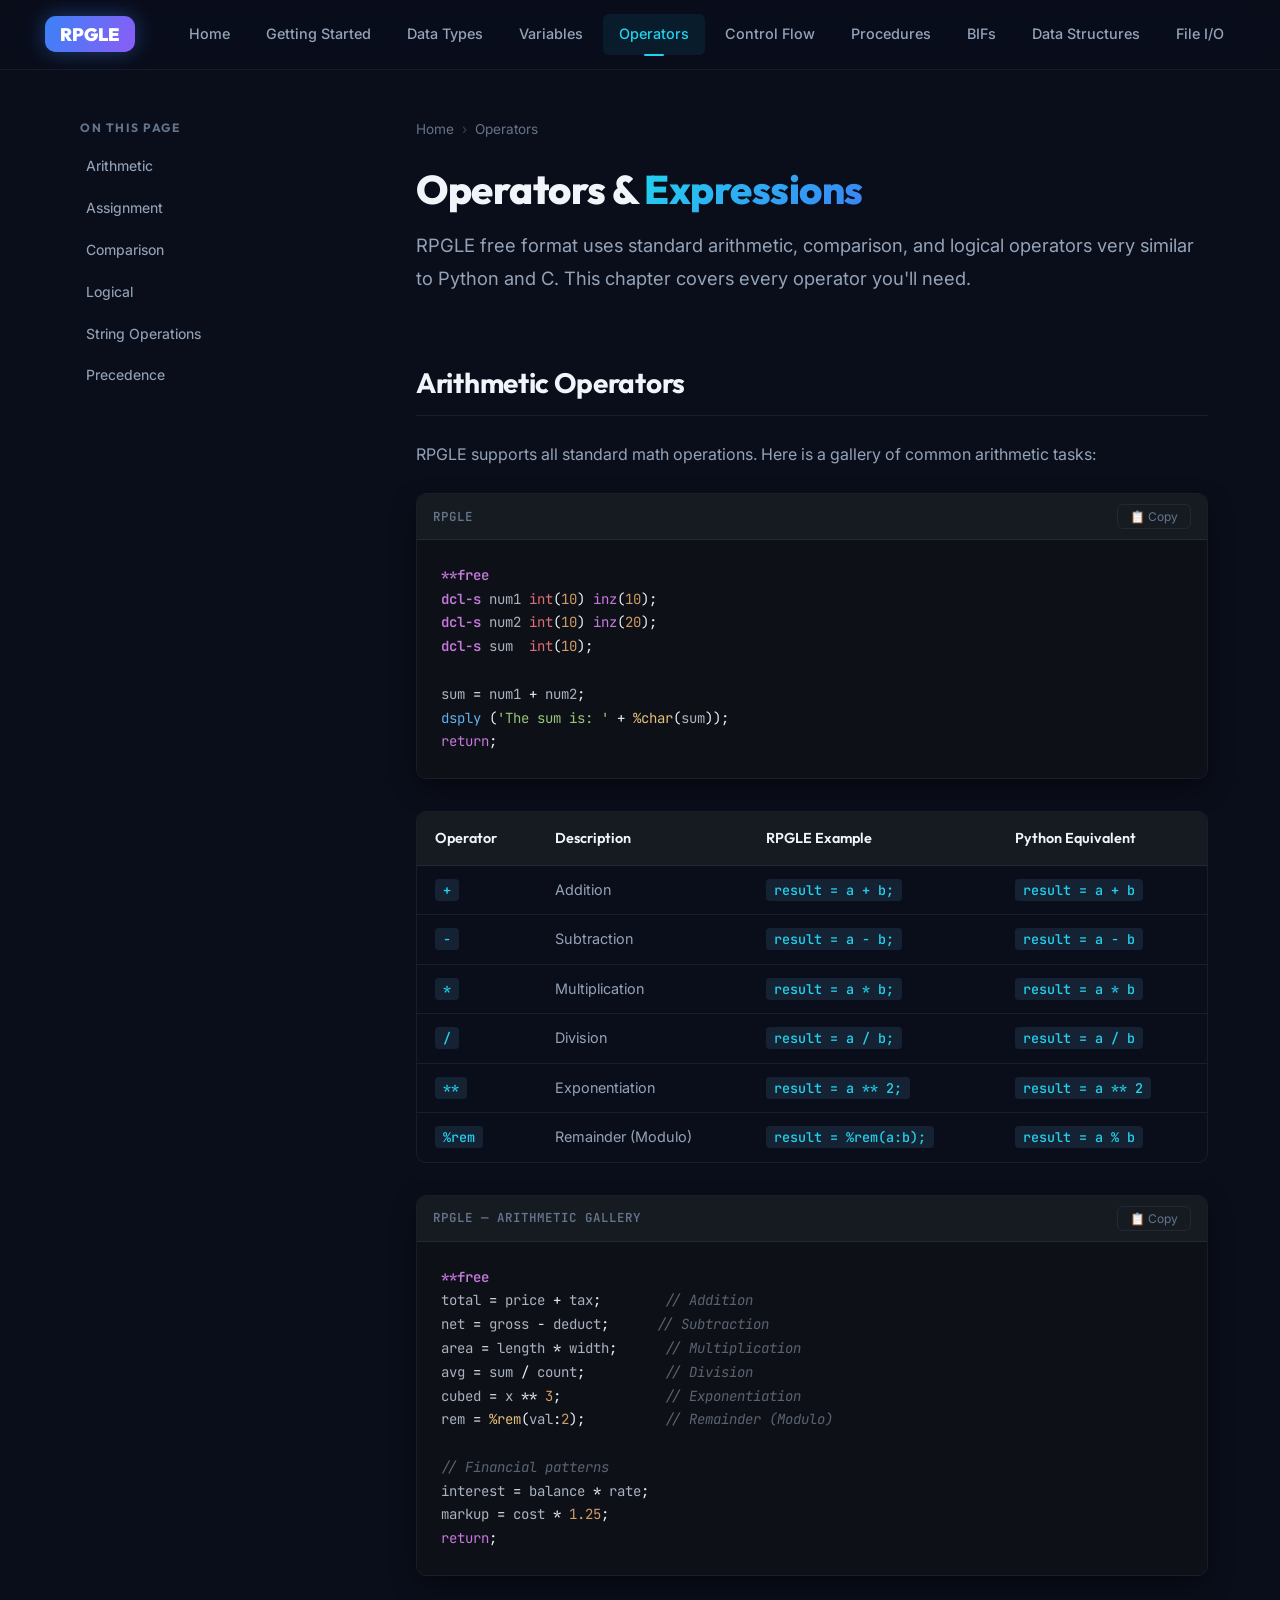
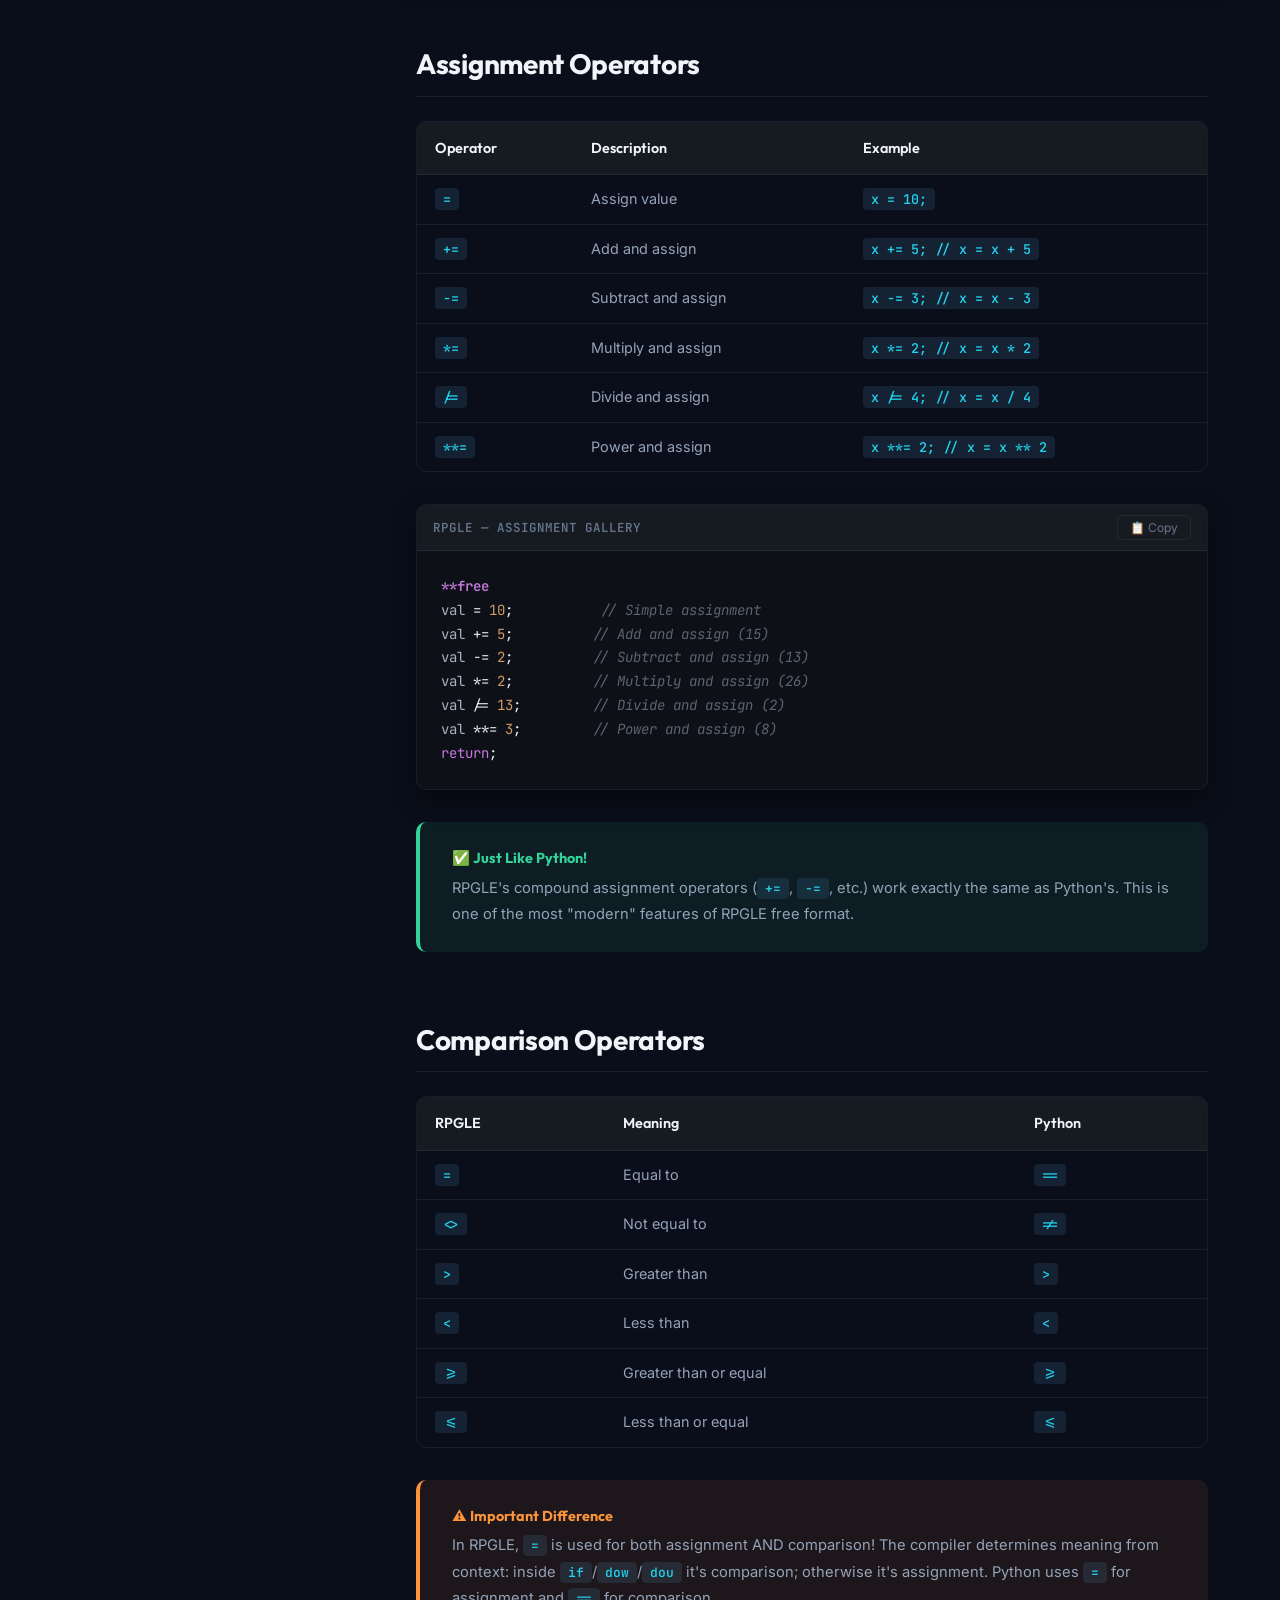
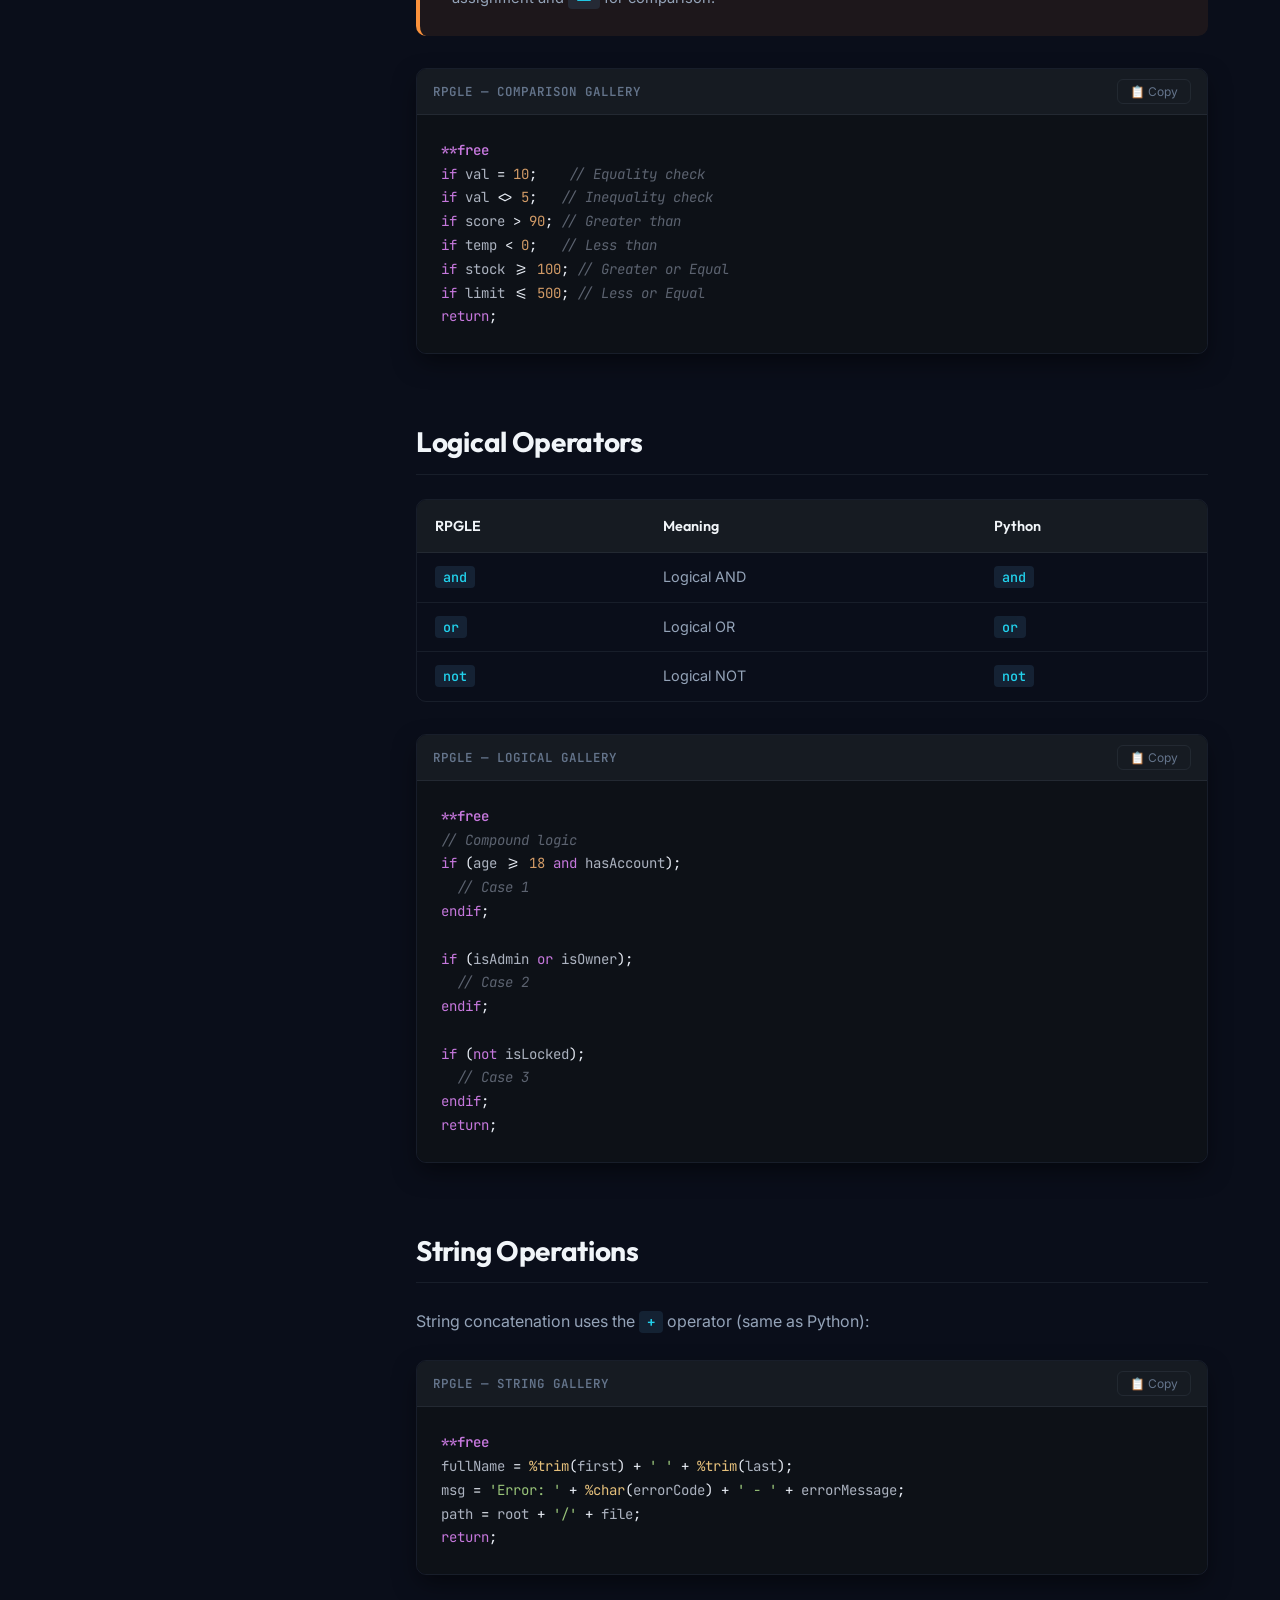
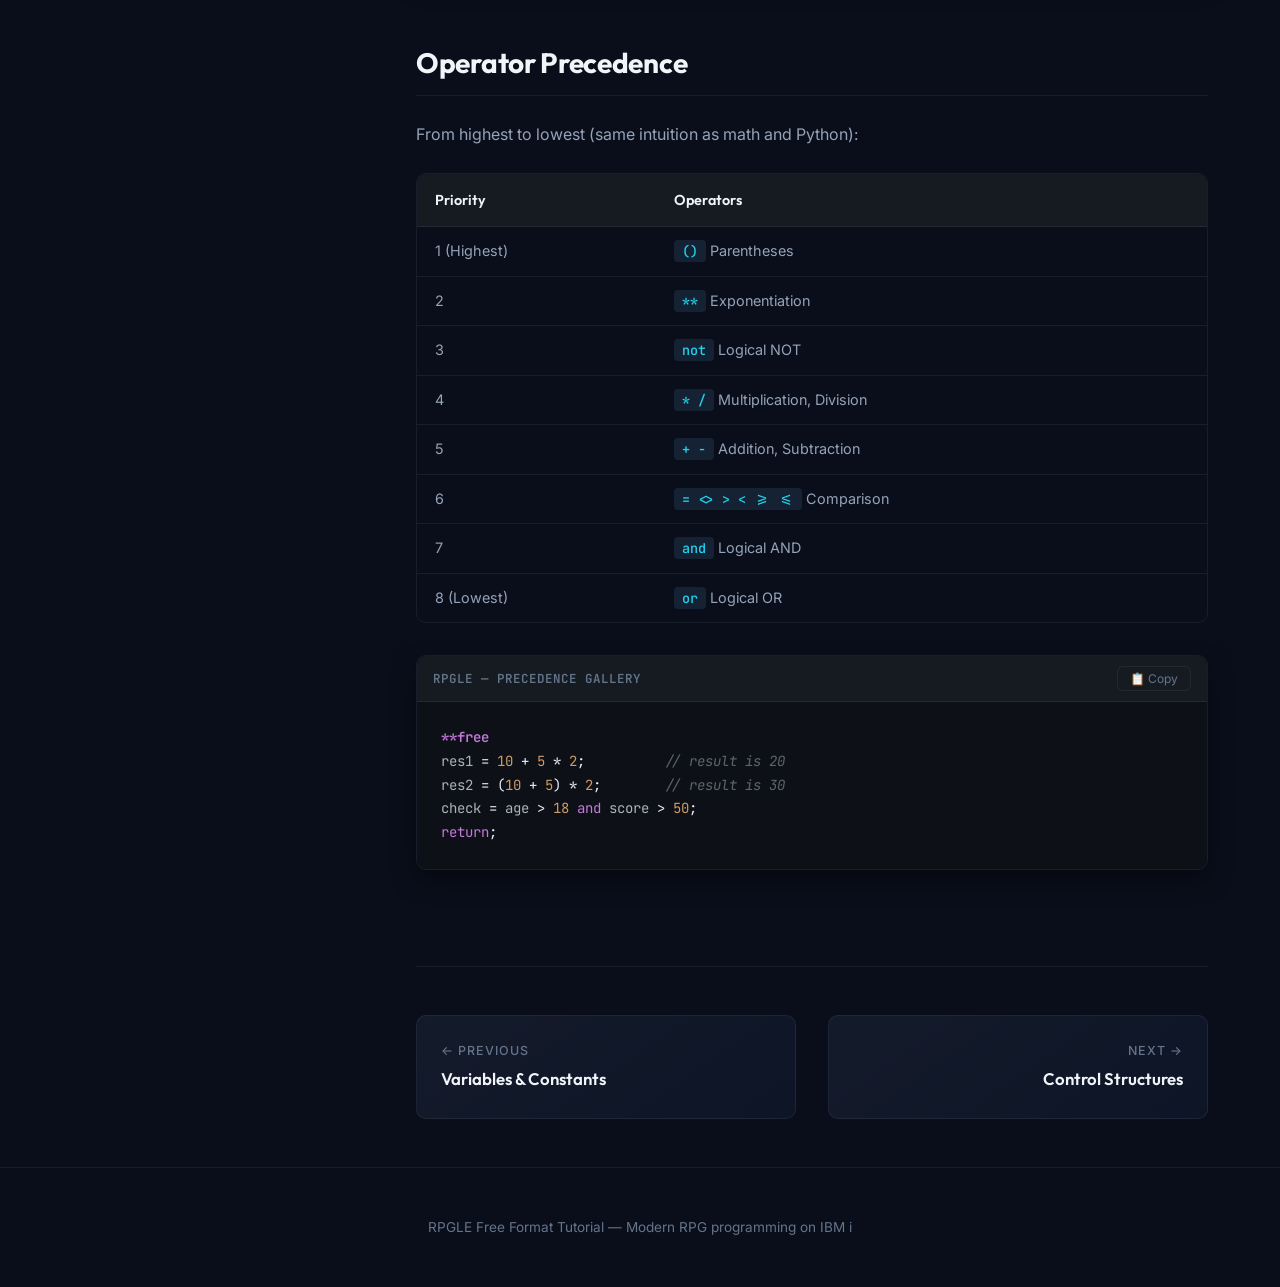
<file: pages/operators.html>
<!DOCTYPE html>
<html lang="en">

<head>
    <meta charset="UTF-8">
    <meta name="viewport" content="width=device-width, initial-scale=1.0">
    <meta name="description"
        content="RPGLE operators: arithmetic, comparison, logical, string concatenation, and operator precedence with Python comparisons.">
    <title>Operators — RPGLE Free Format Tutorial</title>
    <link rel="stylesheet" href="../css/style.css">
</head>

<body>
    <header class="site-header">
        <div class="header-inner">
            <a href="../index.html" class="logo">
                <div class="logo-icon">
                    <svg viewBox="0 0 100 40" fill="none" xmlns="http://www.w3.org/2000/svg">
                        <rect width="100" height="40" rx="12" fill="url(#logo_grad)" />
                        <text x="50%" y="58%" text-anchor="middle" dominant-baseline="middle" fill="white"
                            font-family="Outfit, sans-serif" font-weight="900" font-size="20">RPGLE</text>
                        <defs>
                            <linearGradient id="logo_grad" x1="0" y1="0" x2="100" y2="40"
                                gradientUnits="userSpaceOnUse">
                                <stop stop-color="#3b82f6" />
                                <stop offset="1" stop-color="#8b5cf6" />
                            </linearGradient>
                        </defs>
                    </svg>
                </div>
            </a>
            <nav>
                <ul class="nav-links">
                    <li><a href="../index.html">Home</a></li>
                    <li><a href="getting-started.html">Getting Started</a></li>
                    <li><a href="data-types.html">Data Types</a></li>
                    <li><a href="variables.html">Variables</a></li>
                    <li><a href="operators.html" class="active">Operators</a></li>
                    <li><a href="control-structures.html">Control Flow</a></li>
                    <li><a href="procedures.html">Procedures</a></li>
                    <li><a href="built-in-functions.html">BIFs</a></li>
                    <li><a href="data-structures.html">Data Structures</a></li>
                    <li><a href="file-operations.html">File I/O</a></li>
                </ul>
            </nav>
            <button class="menu-toggle" aria-label="Toggle menu">☰</button>
        </div>
    </header>

    <main class="main-wrapper">
        <div class="page-layout">
            <aside class="sidebar">
                <div class="sidebar-section">
                    <div class="sidebar-title">On This Page</div>
                    <ul class="sidebar-links">
                        <li><a href="#arithmetic">Arithmetic</a></li>
                        <li><a href="#assignment">Assignment</a></li>
                        <li><a href="#comparison">Comparison</a></li>
                        <li><a href="#logical">Logical</a></li>
                        <li><a href="#string">String Operations</a></li>
                        <li><a href="#precedence">Precedence</a></li>
                    </ul>
                </div>
            </aside>

            <article class="content">
                <div class="breadcrumb"><a href="../index.html">Home</a><span class="sep">›</span><span>Operators</span>
                </div>
                <h1>Operators & <span class="gradient-text">Expressions</span></h1>
                <p class="lead">RPGLE free format uses standard arithmetic, comparison, and logical operators very
                    similar to Python and C. This chapter covers every operator you'll need.</p>

                <h2 id="arithmetic">Arithmetic Operators</h2>
                <p>RPGLE supports all standard math operations. Here is a gallery of common arithmetic tasks:</p>
                <div class="code-block">
                    <div class="code-header"><span class="code-lang">RPGLE</span><button class="copy-btn">📋
                            Copy</button></div>
                    <div class="code-content">
                        <pre><span class="dc">**free</span>
<span class="dc">dcl-s</span> <span class="id">num1</span> <span class="dt">int</span>(<span class="nm">10</span>) <span class="kw">inz</span>(<span class="nm">10</span>);
<span class="dc">dcl-s</span> <span class="id host">num2</span> <span class="dt host">int</span>(<span class="nm host">10</span>) <span class="kw host">inz</span>(<span class="nm host host">20</span>);
<span class="dc">dcl-s</span> <span class="id">sum</span>  <span class="dt">int</span>(<span class="nm">10</span>);

<span class="id">sum</span> = <span class="id">num1</span> + <span class="id">num2</span>;
<span class="fn">dsply</span> (<span class="st host">'The sum is: '</span> + <span class="bi host host">%char</span>(<span class="id">sum</span>));
<span class="kw host host">return</span>;</pre>
                    </div>
                </div>

                <table class="comparison-table">
                    <thead>
                        <tr>
                            <th>Operator</th>
                            <th>Description</th>
                            <th>RPGLE Example</th>
                            <th>Python Equivalent</th>
                        </tr>
                    </thead>
                    <tbody>
                        <tr>
                            <td><code>+</code></td>
                            <td>Addition</td>
                            <td><code>result = a + b;</code></td>
                            <td><code>result = a + b</code></td>
                        </tr>
                        <tr>
                            <td><code>-</code></td>
                            <td>Subtraction</td>
                            <td><code>result = a - b;</code></td>
                            <td><code>result = a - b</code></td>
                        </tr>
                        <tr>
                            <td><code>*</code></td>
                            <td>Multiplication</td>
                            <td><code>result = a * b;</code></td>
                            <td><code>result = a * b</code></td>
                        </tr>
                        <tr>
                            <td><code>/</code></td>
                            <td>Division</td>
                            <td><code>result = a / b;</code></td>
                            <td><code>result = a / b</code></td>
                        </tr>
                        <tr>
                            <td><code>**</code></td>
                            <td>Exponentiation</td>
                            <td><code>result = a ** 2;</code></td>
                            <td><code>result = a ** 2</code></td>
                        </tr>
                        <tr>
                            <td><code>%rem</code></td>
                            <td>Remainder (Modulo)</td>
                            <td><code>result = %rem(a:b);</code></td>
                            <td><code>result = a % b</code></td>
                        </tr>
                    </tbody>
                </table>

                <div class="code-block">
                    <div class="code-header"><span class="code-lang">RPGLE — Arithmetic Gallery</span><button
                            class="copy-btn">📋
                            Copy</button></div>
                    <div class="code-content">
                        <pre><span class="dc">**free</span>
<span class="id">total</span> = <span class="id">price</span> + <span class="id">tax</span>;        <span class="cm">// Addition</span>
<span class="id">net</span> = <span class="id">gross</span> - <span class="id">deduct</span>;      <span class="cm">// Subtraction</span>
<span class="id">area</span> = <span class="id">length</span> * <span class="id">width</span>;      <span class="cm">// Multiplication</span>
<span class="id">avg</span> = <span class="id">sum</span> / <span class="id">count</span>;          <span class="cm">// Division</span>
<span class="id">cubed</span> = <span class="id">x</span> ** <span class="nm">3</span>;             <span class="cm">// Exponentiation</span>
<span class="id">rem</span> = <span class="bi">%rem</span>(<span class="id">val</span>:<span class="nm">2</span>);          <span class="cm">// Remainder (Modulo)</span>

<span class="cm">// Financial patterns</span>
<span class="id">interest</span> = <span class="id">balance</span> * <span class="id">rate</span>;
<span class="id">markup</span> = <span class="id">cost</span> * <span class="nm">1.25</span>;
<span class="kw">return</span>;</pre>
                    </div>
                </div>

                <h2 id="assignment">Assignment Operators</h2>
                <table class="comparison-table">
                    <thead>
                        <tr>
                            <th>Operator</th>
                            <th>Description</th>
                            <th>Example</th>
                        </tr>
                    </thead>
                    <tbody>
                        <tr>
                            <td><code>=</code></td>
                            <td>Assign value</td>
                            <td><code>x = 10;</code></td>
                        </tr>
                        <tr>
                            <td><code>+=</code></td>
                            <td>Add and assign</td>
                            <td><code>x += 5; // x = x + 5</code></td>
                        </tr>
                        <tr>
                            <td><code>-=</code></td>
                            <td>Subtract and assign</td>
                            <td><code>x -= 3; // x = x - 3</code></td>
                        </tr>
                        <tr>
                            <td><code>*=</code></td>
                            <td>Multiply and assign</td>
                            <td><code>x *= 2; // x = x * 2</code></td>
                        </tr>
                        <tr>
                            <td><code>/=</code></td>
                            <td>Divide and assign</td>
                            <td><code>x /= 4; // x = x / 4</code></td>
                        </tr>
                        <tr>
                            <td><code>**=</code></td>
                            <td>Power and assign</td>
                            <td><code>x **= 2; // x = x ** 2</code></td>
                        </tr>
                    </tbody>
                </table>
                <div class="code-block">
                    <div class="code-header"><span class="code-lang">RPGLE — Assignment Gallery</span><button
                            class="copy-btn">📋
                            Copy</button></div>
                    <div class="code-content">
                        <pre><span class="dc">**free</span>
<span class="id">val</span> = <span class="nm">10</span>;           <span class="cm">// Simple assignment</span>
<span class="id">val</span> += <span class="nm">5</span>;          <span class="cm">// Add and assign (15)</span>
<span class="id">val</span> -= <span class="nm">2</span>;          <span class="cm">// Subtract and assign (13)</span>
<span class="id">val</span> *= <span class="nm">2</span>;          <span class="cm">// Multiply and assign (26)</span>
<span class="id">val</span> /= <span class="nm">13</span>;         <span class="cm">// Divide and assign (2)</span>
<span class="id">val</span> **= <span class="nm">3</span>;         <span class="cm">// Power and assign (8)</span>
<span class="kw host host host host host host host host host host host host host host">return</span>;</pre>
                    </div>
                </div>

                <div class="info-box tip">
                    <div class="box-title">✅ Just Like Python!</div>
                    <p>RPGLE's compound assignment operators (<code>+=</code>, <code>-=</code>, etc.) work exactly the
                        same as Python's. This is one of the most "modern" features of RPGLE free format.</p>
                </div>

                <h2 id="comparison">Comparison Operators</h2>
                <table class="comparison-table">
                    <thead>
                        <tr>
                            <th>RPGLE</th>
                            <th>Meaning</th>
                            <th>Python</th>
                        </tr>
                    </thead>
                    <tbody>
                        <tr>
                            <td><code>=</code></td>
                            <td>Equal to</td>
                            <td><code>==</code></td>
                        </tr>
                        <tr>
                            <td><code>&lt;&gt;</code></td>
                            <td>Not equal to</td>
                            <td><code>!=</code></td>
                        </tr>
                        <tr>
                            <td><code>&gt;</code></td>
                            <td>Greater than</td>
                            <td><code>&gt;</code></td>
                        </tr>
                        <tr>
                            <td><code>&lt;</code></td>
                            <td>Less than</td>
                            <td><code>&lt;</code></td>
                        </tr>
                        <tr>
                            <td><code>&gt;=</code></td>
                            <td>Greater than or equal</td>
                            <td><code>&gt;=</code></td>
                        </tr>
                        <tr>
                            <td><code>&lt;=</code></td>
                            <td>Less than or equal</td>
                            <td><code>&lt;=</code></td>
                        </tr>
                    </tbody>
                </table>

                <div class="info-box warning">
                    <div class="box-title">⚠️ Important Difference</div>
                    <p>In RPGLE, <code>=</code> is used for both assignment AND comparison! The compiler determines
                        meaning from context: inside <code>if</code>/<code>dow</code>/<code>dou</code> it's comparison;
                        otherwise it's assignment. Python uses <code>=</code> for assignment and <code>==</code> for
                        comparison.</p>
                </div>

                <div class="code-block">
                    <div class="code-header"><span class="code-lang">RPGLE — Comparison Gallery</span><button
                            class="copy-btn">📋
                            Copy</button></div>
                    <div class="code-content">
                        <pre><span class="dc">**free</span>
<span class="kw">if</span> <span class="id">val</span> = <span class="nm">10</span>;    <span class="cm">// Equality check</span>
<span class="kw">if</span> <span class="id host">val</span> <> <span class="nm host">5</span>;   <span class="cm host">// Inequality check</span>
<span class="kw">if</span> <span class="id host host">score</span> > <span class="nm host host">90</span>; <span class="cm host host host host">// Greater than</span>
<span class="kw host host host host">if</span> <span class="id host host host host host host">temp</span> < <span class="nm host host host host host host">0</span>;   <span class="cm host host host host host host host host">// Less than</span>
<span class="kw host host host host host host host host">if</span> <span class="id host host host host host host host host host host">stock</span> >= <span class="nm host host host host host host host host host host">100</span>; <span class="cm host host host host host host host host host host host host">// Greater or Equal</span>
<span class="kw host host host host host host host host host host host host">if</span> <span class="id host host host host host host host host host host host host host host">limit</span> <= <span class="nm host host host host host host host host host host host host host host">500</span>; <span class="cm host host host host host host host host host host host host host host host host">// Less or Equal</span>
<span class="kw host host host host host host host host host host host host host host host host">return</span>;</pre>
                    </div>
                </div>

                <h2 id="logical">Logical Operators</h2>
                <table class="comparison-table">
                    <thead>
                        <tr>
                            <th>RPGLE</th>
                            <th>Meaning</th>
                            <th>Python</th>
                        </tr>
                    </thead>
                    <tbody>
                        <tr>
                            <td><code>and</code></td>
                            <td>Logical AND</td>
                            <td><code>and</code></td>
                        </tr>
                        <tr>
                            <td><code>or</code></td>
                            <td>Logical OR</td>
                            <td><code>or</code></td>
                        </tr>
                        <tr>
                            <td><code>not</code></td>
                            <td>Logical NOT</td>
                            <td><code>not</code></td>
                        </tr>
                    </tbody>
                </table>

                <div class="code-block">
                    <div class="code-header"><span class="code-lang">RPGLE — Logical Gallery</span><button
                            class="copy-btn">📋
                            Copy</button></div>
                    <div class="code-content">
                        <pre><span class="dc">**free</span>
<span class="cm">// Compound logic</span>
<span class="kw">if</span> (<span class="id">age</span> >= <span class="nm">18</span> <span class="kw host host">and</span> <span class="id host host">hasAccount</span>);
  <span class="cm host host host host">// Case 1</span>
<span class="kw host host host host host host">endif</span>;

<span class="kw host host host host host host host host">if</span> (<span class="id host host host host host host host host host host">isAdmin</span> <span class="kw host host host host host host host host host host host host">or</span> <span class="id host host host host host host host host host host host host host host">isOwner</span>);
  <span class="cm host host host host host host host host host host host host host host host host">// Case 2</span>
<span class="kw host host host host host host host host host host host host host host host host host host">endif</span>;

<span class="kw host host host host host host host host host host host host host host host host host host host host">if</span> (<span class="kw host host host host host host host host host host host host host host host host host host host host host host">not</span> <span class="id host host host host host host host host host host host host host host host host host host host host host host host host">isLocked</span>);
  <span class="cm host host host host host host host host host host host host host host host host host host host host host host host host host host">// Case 3</span>
<span class="kw host host host host host host host host host host host host host host host host host host host host host host host host host host host host">endif</span>;
<span class="kw host host host host host host host host host host host host host host host host host host host host host host host host host host host host host host host host">return</span>;</pre>
                    </div>
                </div>

                <h2 id="string">String Operations</h2>
                <p>String concatenation uses the <code>+</code> operator (same as Python):</p>
                <div class="code-block">
                    <div class="code-header"><span class="code-lang">RPGLE — String Gallery</span><button
                            class="copy-btn">📋
                            Copy</button></div>
                    <div class="code-content">
                        <pre><span class="dc">**free</span>
<span class="id">fullName</span> = <span class="bi">%trim</span>(<span class="id">first</span>) + <span class="st">' '</span> + <span class="bi">%trim</span>(<span class="id">last</span>);
<span class="id host host">msg</span> = <span class="st host host host host">'Error: '</span> + <span class="bi host host host host host host">%char</span>(<span class="id host host host host host host host host">errorCode</span>) + <span class="st host host host host host host host host host host">' - '</span> + <span class="id host host host host host host host host host host host host">errorMessage</span>;
<span class="id host host host host host host host host host host host host host host">path</span> = <span class="id host host host host host host host host host host host host host host host host">root</span> + <span class="st host host host host host host host host host host host host host host host host host host">'/'</span> + <span class="id host host host host host host host host host host host host host host host host host host host host">file</span>;
<span class="kw host host host host host host host host host host host host host host host host host host host host host host">return</span>;</pre>
                    </div>
                </div>

                <h2 id="precedence">Operator Precedence</h2>
                <p>From highest to lowest (same intuition as math and Python):</p>
                <table class="comparison-table">
                    <thead>
                        <tr>
                            <th>Priority</th>
                            <th>Operators</th>
                        </tr>
                    </thead>
                    <tbody>
                        <tr>
                            <td>1 (Highest)</td>
                            <td><code>()</code> Parentheses</td>
                        </tr>
                        <tr>
                            <td>2</td>
                            <td><code>**</code> Exponentiation</td>
                        </tr>
                        <tr>
                            <td>3</td>
                            <td><code>not</code> Logical NOT</td>
                        </tr>
                        <tr>
                            <td>4</td>
                            <td><code>*  /</code> Multiplication, Division</td>
                        </tr>
                        <tr>
                            <td>5</td>
                            <td><code>+  -</code> Addition, Subtraction</td>
                        </tr>
                        <tr>
                            <td>6</td>
                            <td><code>= &lt;&gt; &gt; &lt; &gt;= &lt;=</code> Comparison</td>
                        </tr>
                        <tr>
                            <td>7</td>
                            <td><code>and</code> Logical AND</td>
                        </tr>
                        <tr>
                            <td>8 (Lowest)</td>
                            <td><code>or</code> Logical OR</td>
                        </tr>
                    </tbody>
                </table>

                <div class="code-block">
                    <div class="code-header"><span class="code-lang">RPGLE — Precedence Gallery</span><button
                            class="copy-btn">📋
                            Copy</button></div>
                    <div class="code-content">
                        <pre><span class="dc">**free</span>
<span class="id">res1</span> = <span class="nm">10</span> + <span class="nm host host">5</span> * <span class="nm host host host host">2</span>;          <span class="cm host host host host host host">// result is 20</span>
<span class="id host host host host host host">res2</span> = (<span class="nm host host host host host host host host">10</span> + <span class="nm host host host host host host host host host host">5</span>) * <span class="nm host host host host host host host host host host host host">2</span>;        <span class="cm host host host host host host host host host host host host host host">// result is 30</span>
<span class="id host host host host host host host host host host host host host host host host">check</span> = <span class="id host host host host host host host host host host host host host host host host host host">age</span> > <span class="nm host host host host host host host host host host host host host host host host host host host host">18</span> <span class="kw host host host host host host host host host host host host host host host host host host host host host host">and</span> <span class="id host host host host host host host host host host host host host host host host host host host host host host host host">score</span> > <span class="nm host host host host host host host host host host host host host host host host host host host host host host host host host host">50</span>;
<span class="kw host host host host host host host host host host host host host host host host host host host host host host host host host host host host">return</span>;</pre>
                    </div>
                </div>

                <div class="chapter-nav">
                    <a href="variables.html" class="chapter-link prev"><span class="label">← Previous</span><span
                            class="title">Variables & Constants</span></a>
                    <a href="control-structures.html" class="chapter-link next"><span class="label">Next →</span><span
                            class="title">Control Structures</span></a>
                </div>
            </article>
        </div>
    </main>
    <footer class="site-footer">
        <div class="footer-inner">
            <p>RPGLE Free Format Tutorial — Modern RPG programming on IBM i</p>
        </div>
    </footer>
    <button class="back-to-top" aria-label="Back to top">↑</button>
    <script src="../js/main.js"></script>
</body>

</html>
</file>
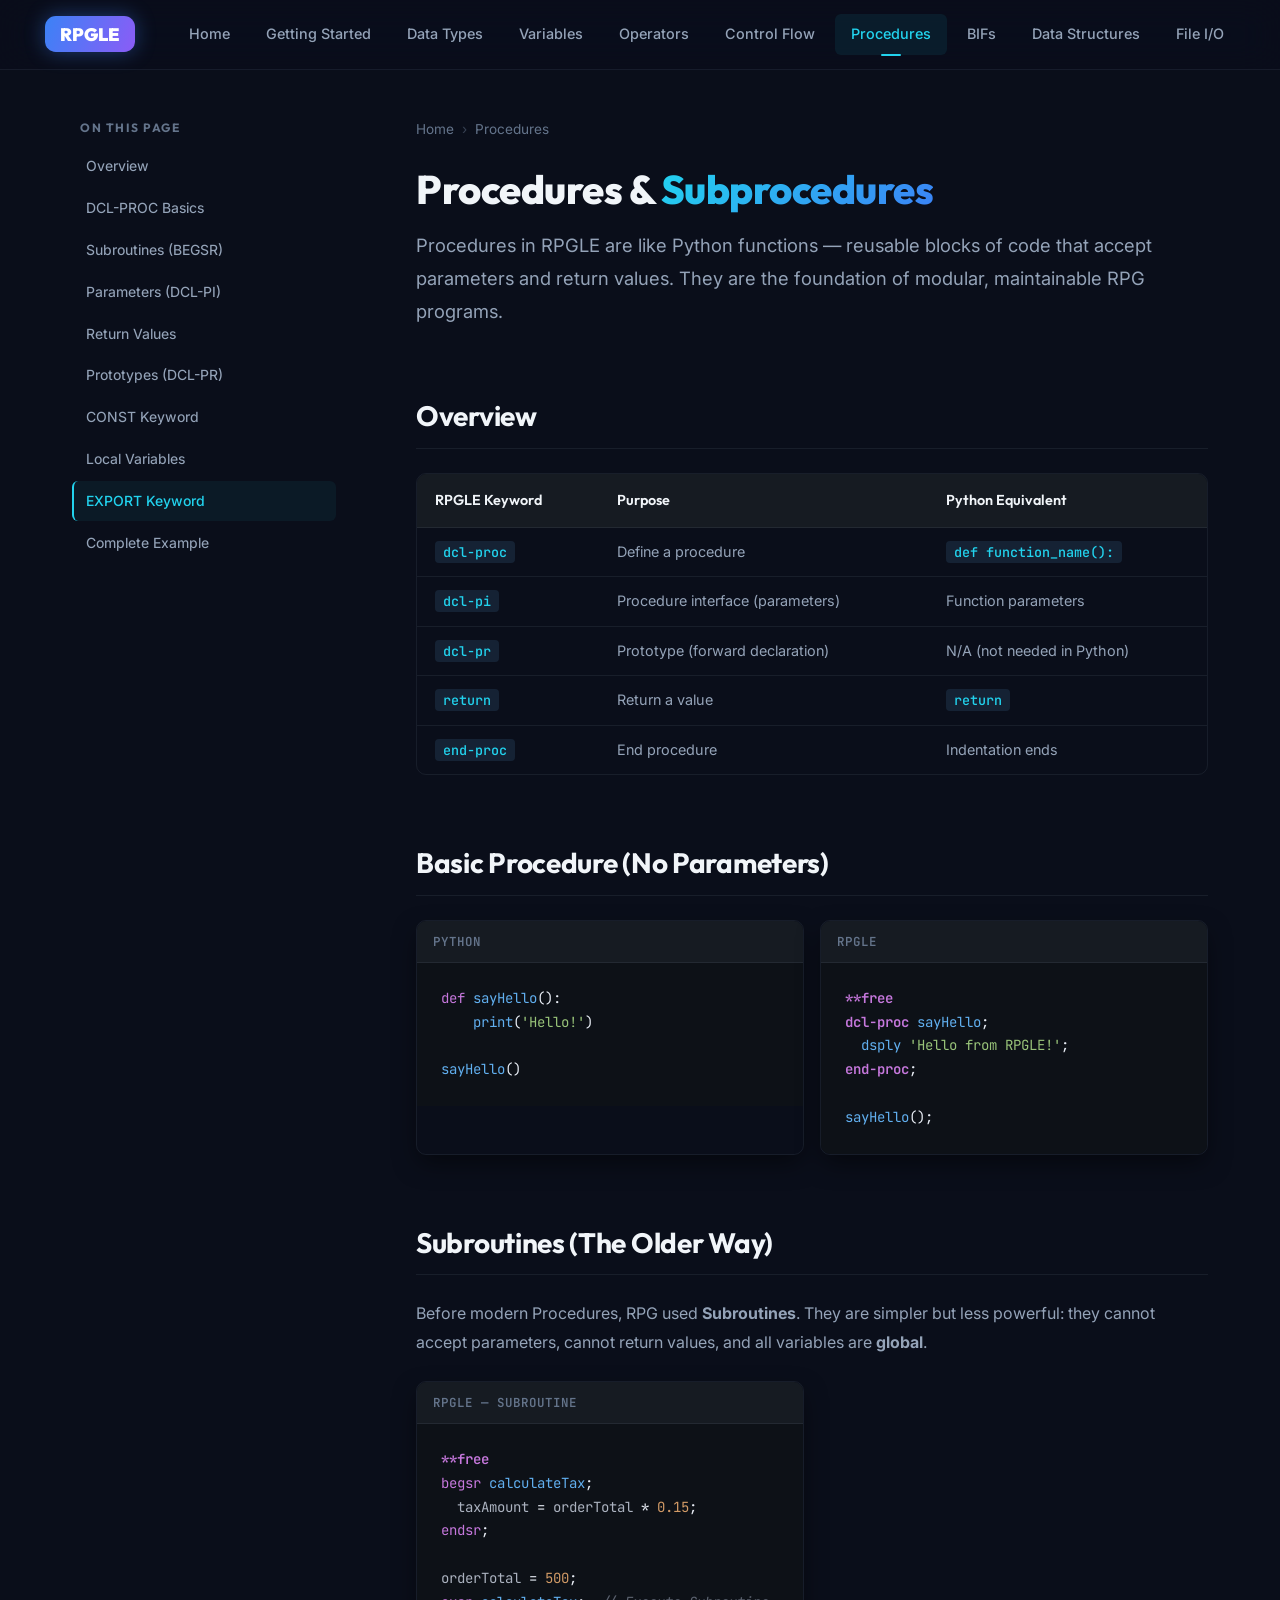
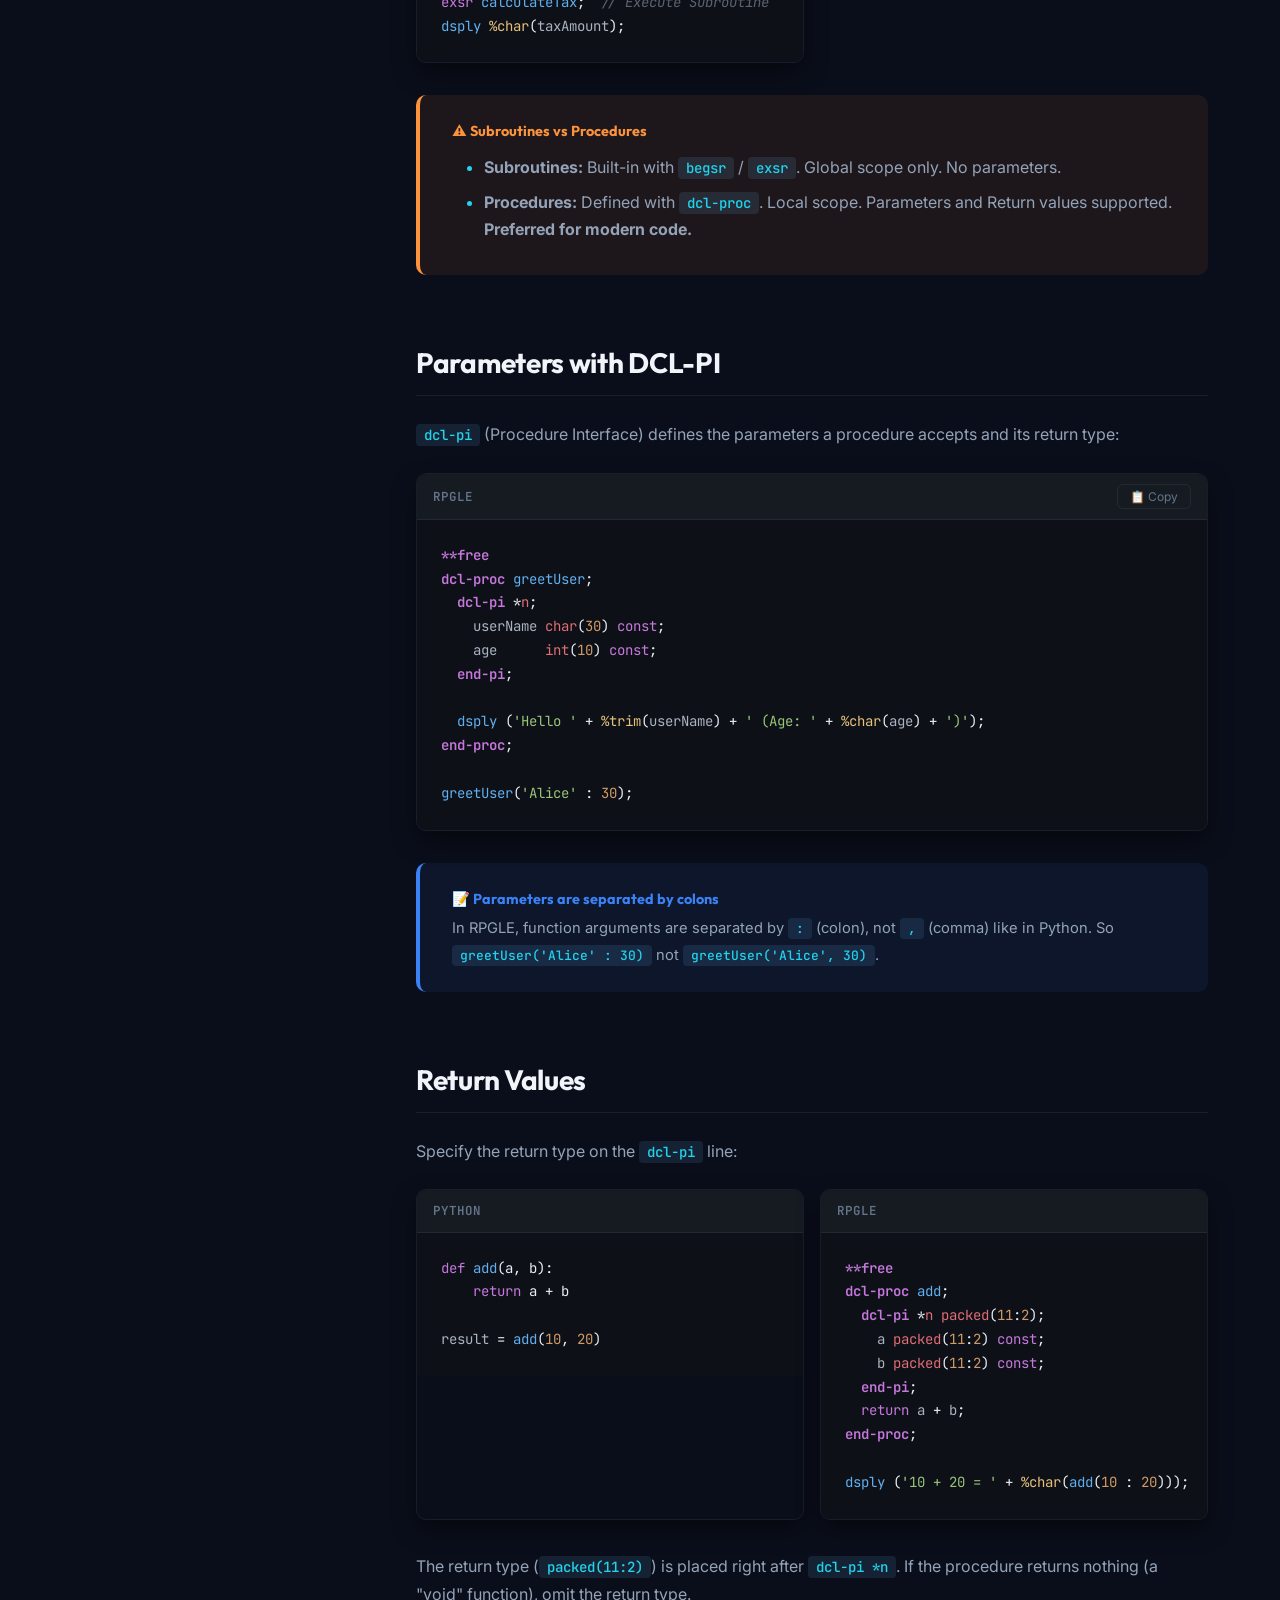
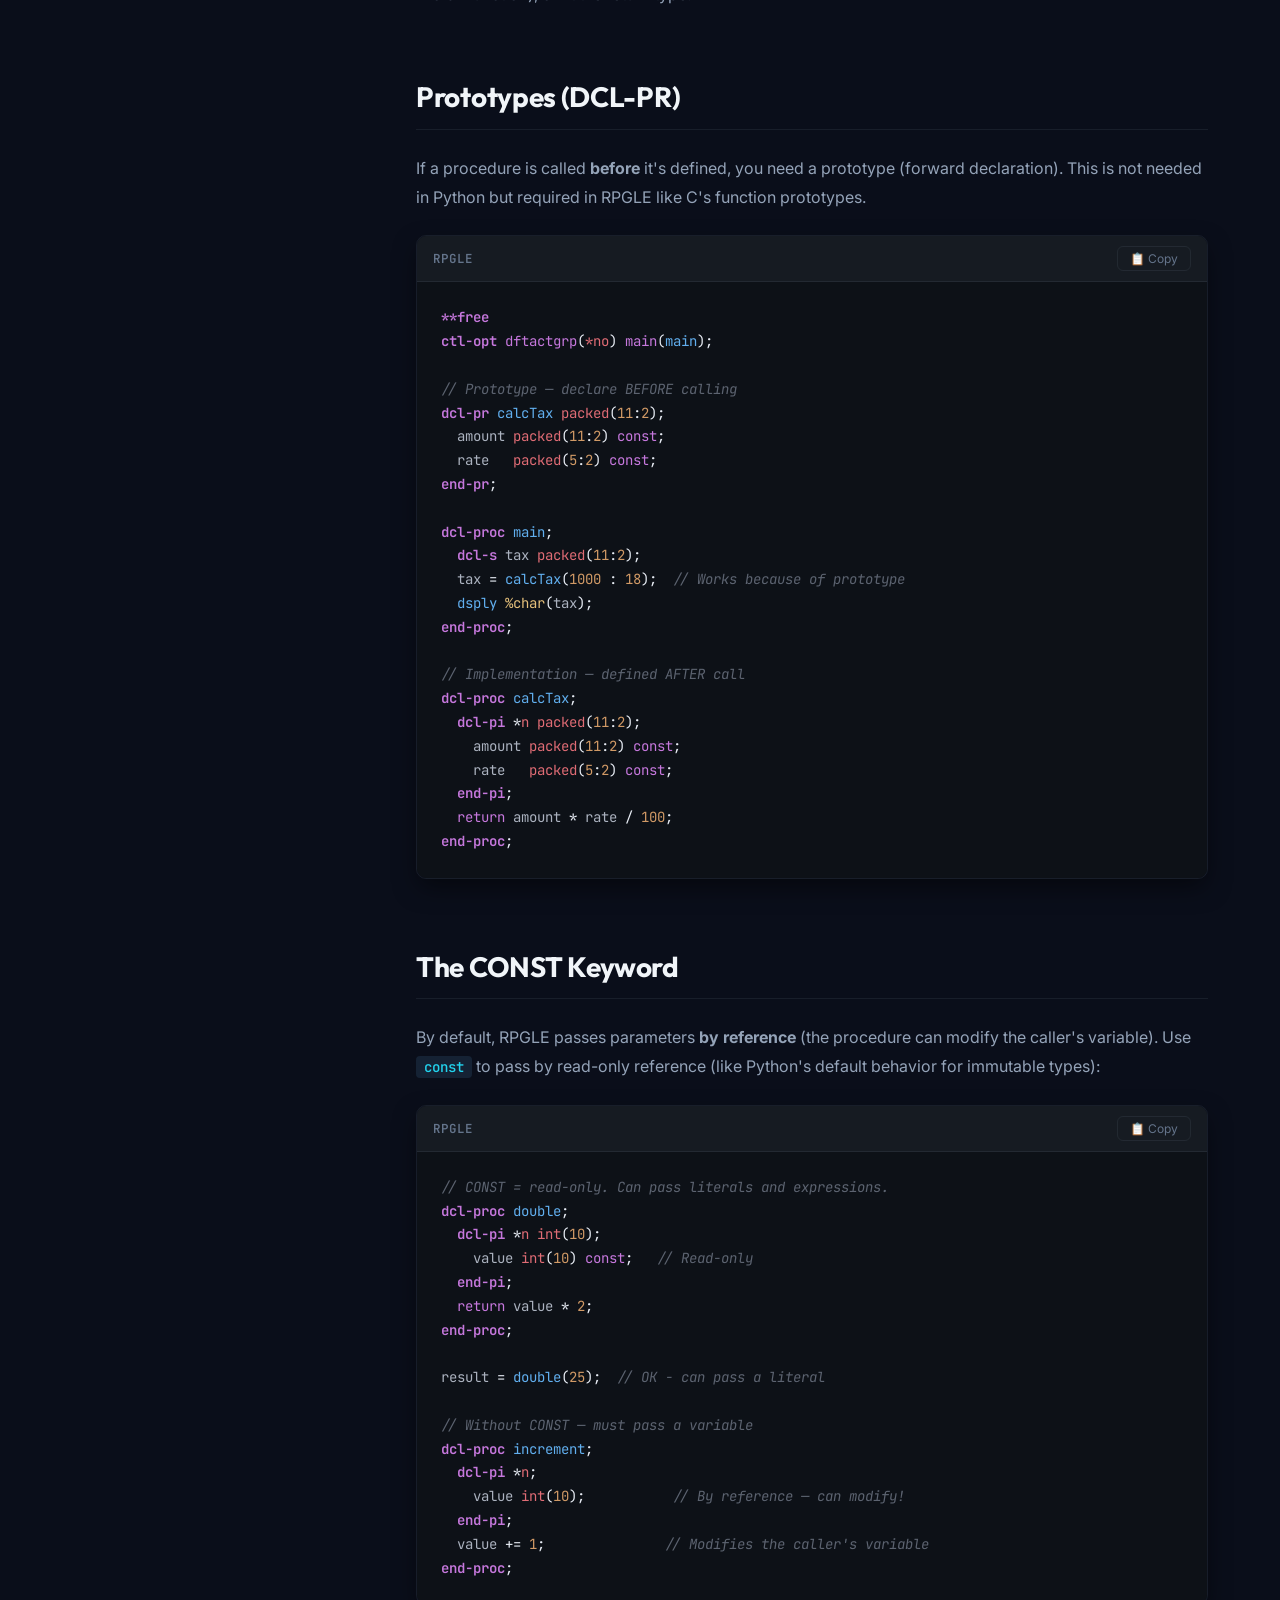
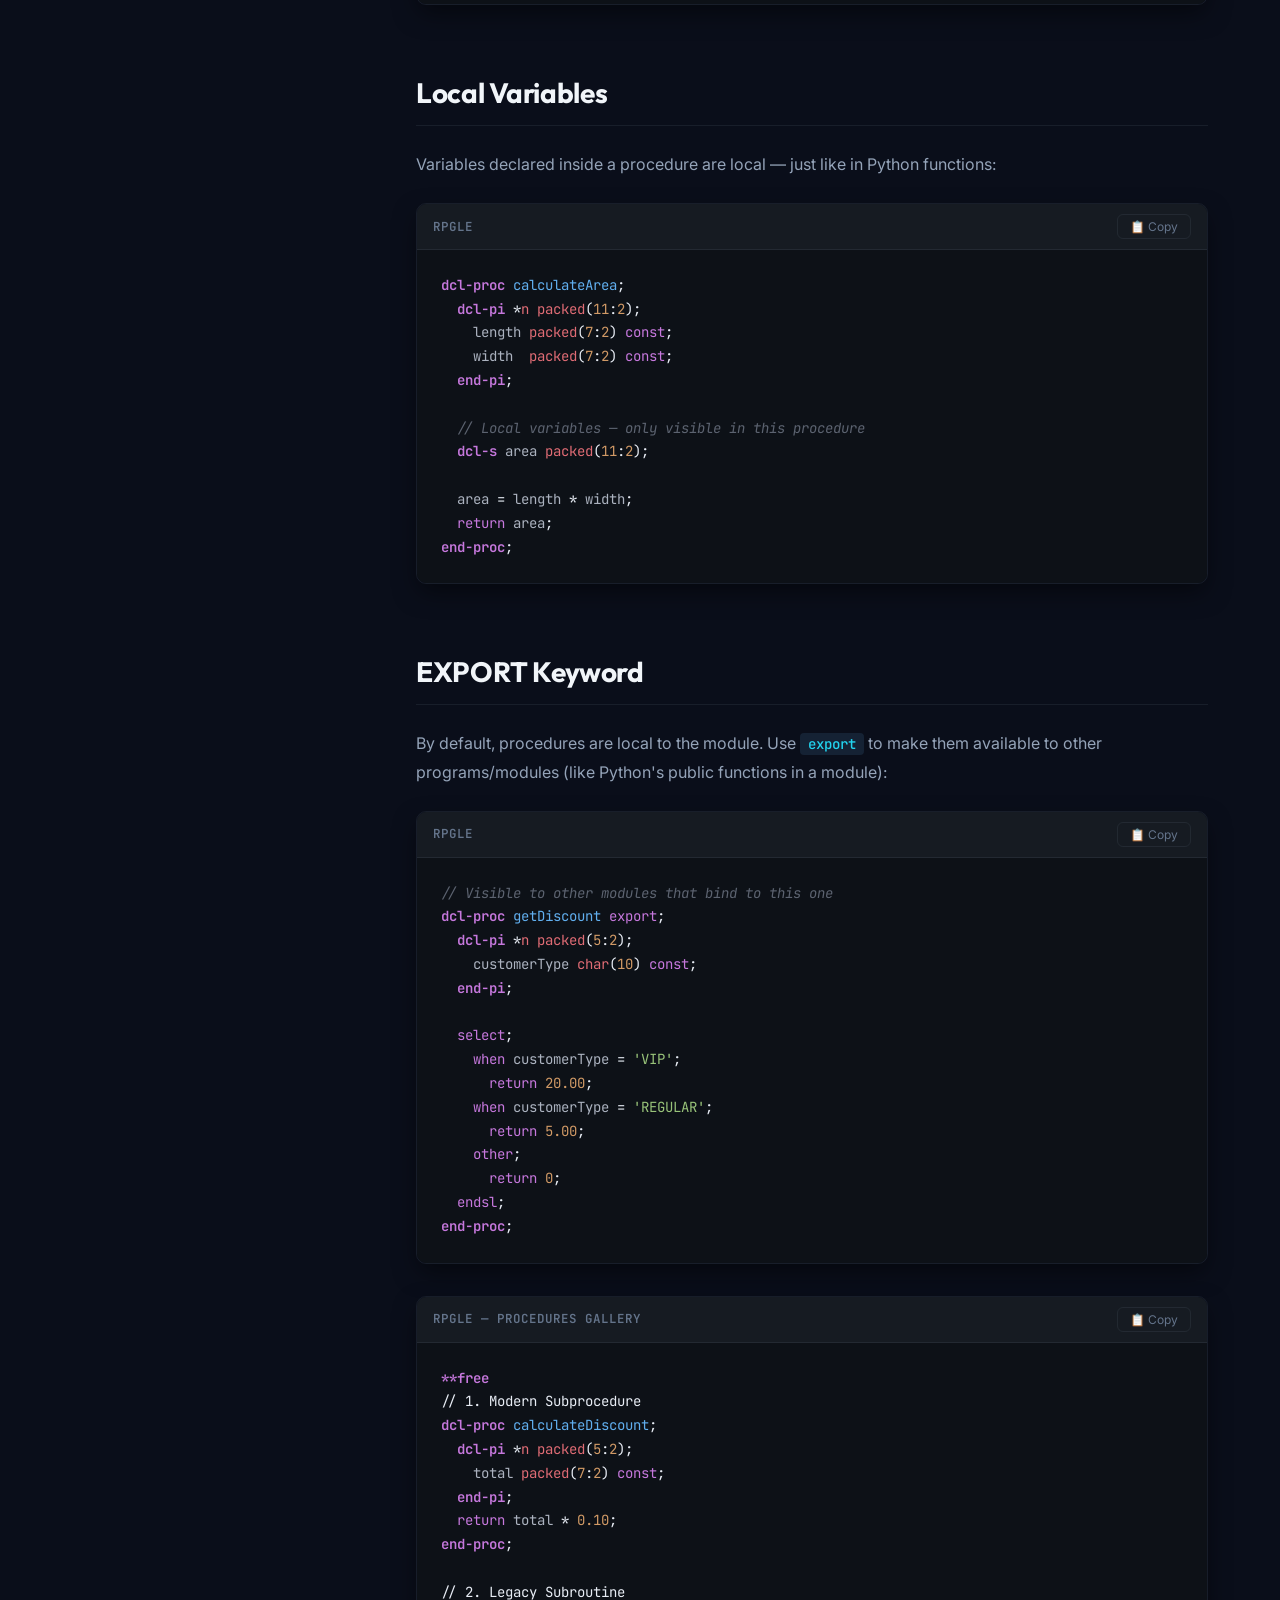
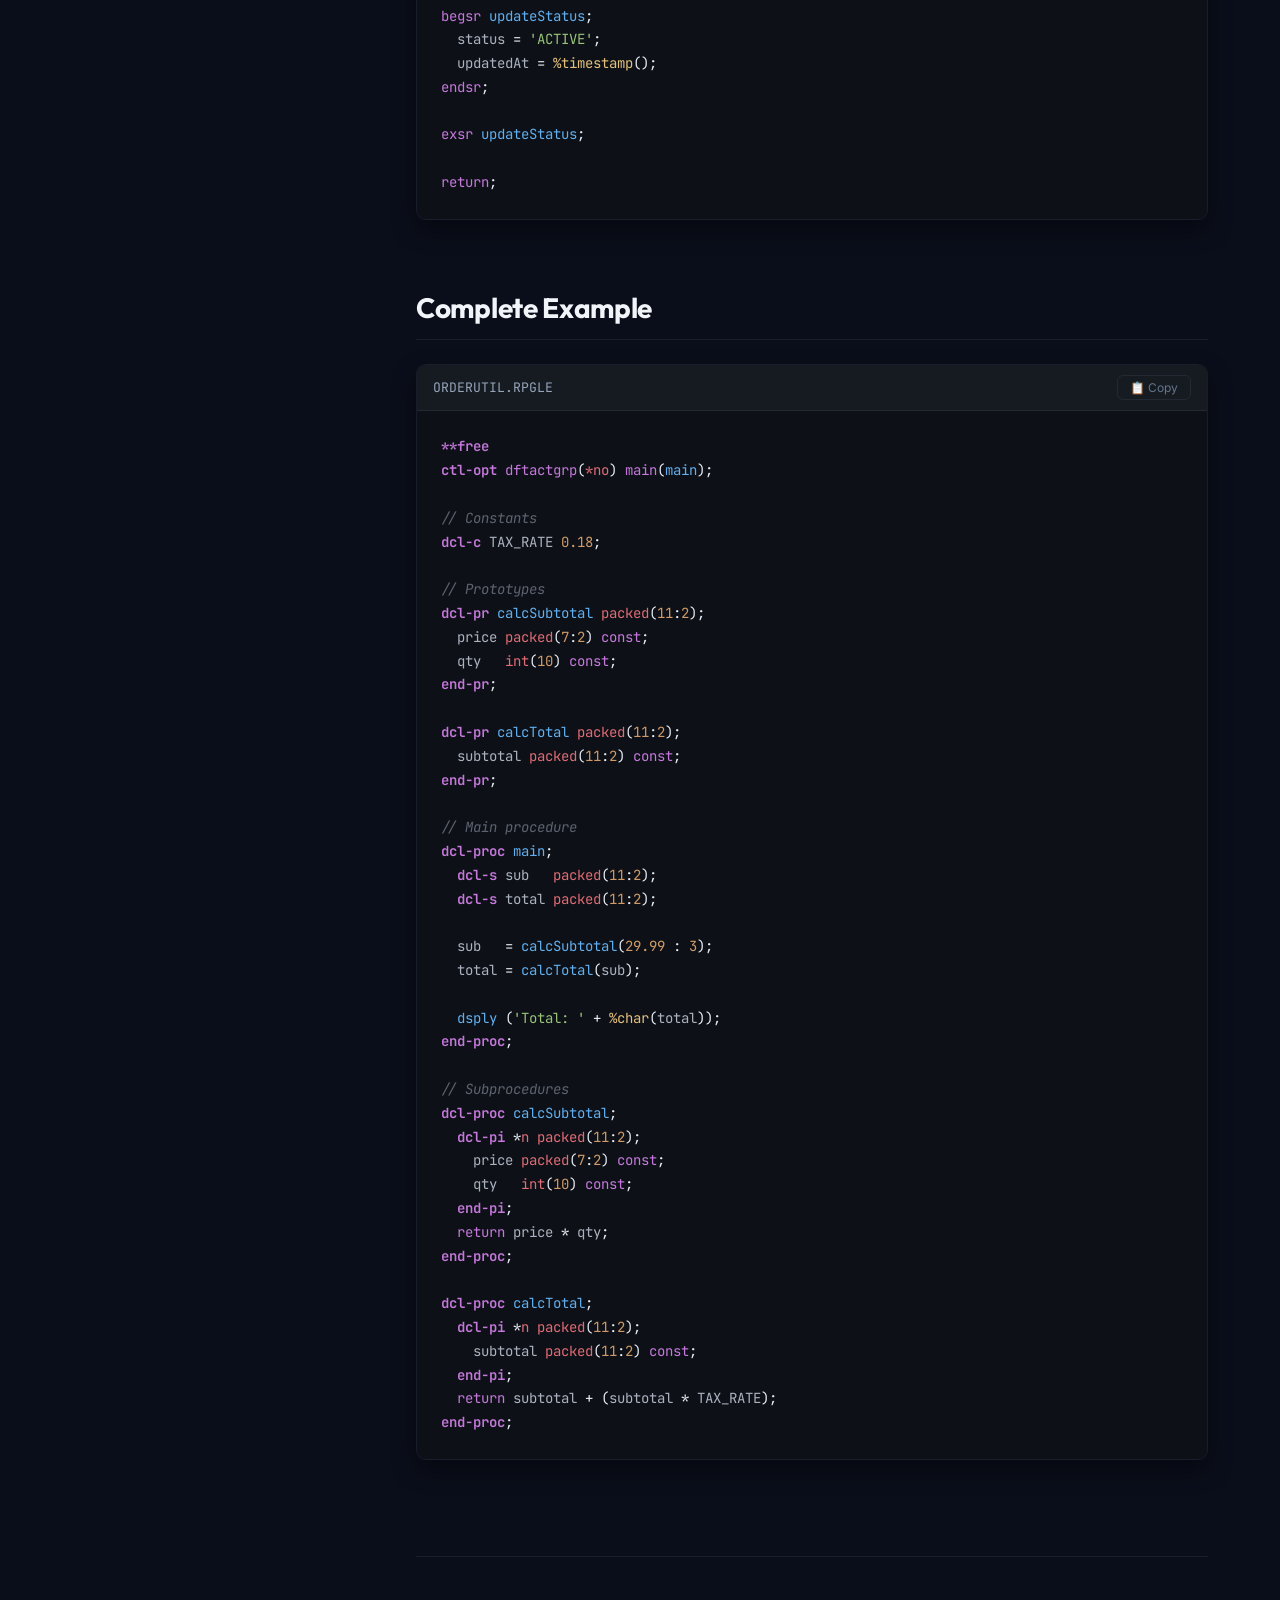
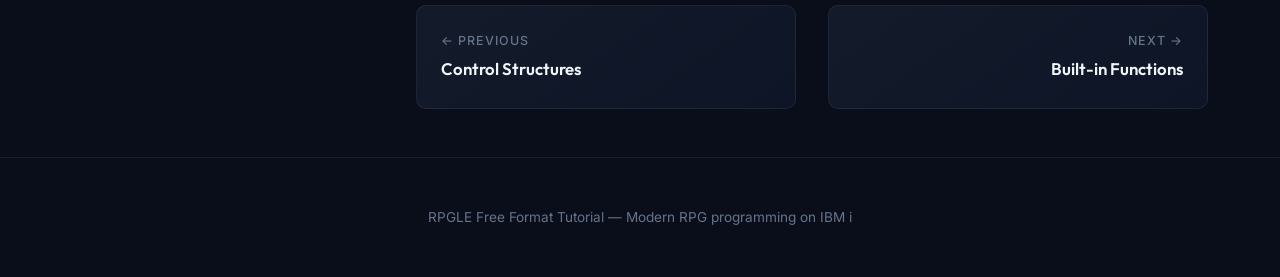
<file: pages/procedures.html>
<!DOCTYPE html>
<html lang="en">

<head>
  <meta charset="UTF-8">
  <meta name="viewport" content="width=device-width, initial-scale=1.0">
  <meta name="description"
    content="RPGLE procedures and subprocedures: DCL-PROC, DCL-PI, DCL-PR, parameters, return values, local variables, and modular programming.">
  <title>Procedures — RPGLE Free Format Tutorial</title>
  <link rel="stylesheet" href="../css/style.css">
</head>

<body>
  <header class="site-header">
    <div class="header-inner">
      <a href="../index.html" class="logo">
        <div class="logo-icon">
          <svg viewBox="0 0 100 40" fill="none" xmlns="http://www.w3.org/2000/svg">
            <rect width="100" height="40" rx="12" fill="url(#logo_grad)" />
            <text x="50%" y="58%" text-anchor="middle" dominant-baseline="middle" fill="white"
              font-family="Outfit, sans-serif" font-weight="900" font-size="20">RPGLE</text>
            <defs>
              <linearGradient id="logo_grad" x1="0" y1="0" x2="100" y2="40" gradientUnits="userSpaceOnUse">
                <stop stop-color="#3b82f6" />
                <stop offset="1" stop-color="#8b5cf6" />
              </linearGradient>
            </defs>
          </svg>
        </div>
      </a>
      <nav>
        <ul class="nav-links">
          <li><a href="../index.html">Home</a></li>
          <li><a href="getting-started.html">Getting Started</a></li>
          <li><a href="data-types.html">Data Types</a></li>
          <li><a href="variables.html">Variables</a></li>
          <li><a href="operators.html">Operators</a></li>
          <li><a href="control-structures.html">Control Flow</a></li>
          <li><a href="procedures.html" class="active">Procedures</a></li>
          <li><a href="built-in-functions.html">BIFs</a></li>
          <li><a href="data-structures.html">Data Structures</a></li>
          <li><a href="file-operations.html">File I/O</a></li>
        </ul>
      </nav>
      <button class="menu-toggle" aria-label="Toggle menu">☰</button>
    </div>
  </header>

  <main class="main-wrapper">
    <div class="page-layout">
      <aside class="sidebar">
        <div class="sidebar-section">
          <div class="sidebar-title">On This Page</div>
          <ul class="sidebar-links">
            <li><a href="#overview">Overview</a></li>
            <li><a href="#dcl-proc">DCL-PROC Basics</a></li>
            <li><a href="#subroutines">Subroutines (BEGSR)</a></li>
            <li><a href="#parameters">Parameters (DCL-PI)</a></li>
            <li><a href="#return">Return Values</a></li>
            <li><a href="#prototypes">Prototypes (DCL-PR)</a></li>
            <li><a href="#const">CONST Keyword</a></li>
            <li><a href="#local">Local Variables</a></li>
            <li><a href="#export">EXPORT Keyword</a></li>
            <li><a href="#complete">Complete Example</a></li>
          </ul>
        </div>
      </aside>

      <article class="content">
        <div class="breadcrumb"><a href="../index.html">Home</a><span class="sep">›</span><span>Procedures</span></div>
        <h1>Procedures & <span class="gradient-text">Subprocedures</span></h1>
        <p class="lead">Procedures in RPGLE are like Python functions — reusable blocks of code that accept
          parameters and return values. They are the foundation of modular, maintainable RPG programs.</p>

        <h2 id="overview">Overview</h2>
        <table class="comparison-table">
          <thead>
            <tr>
              <th>RPGLE Keyword</th>
              <th>Purpose</th>
              <th>Python Equivalent</th>
            </tr>
          </thead>
          <tbody>
            <tr>
              <td><code>dcl-proc</code></td>
              <td>Define a procedure</td>
              <td><code>def function_name():</code></td>
            </tr>
            <tr>
              <td><code>dcl-pi</code></td>
              <td>Procedure interface (parameters)</td>
              <td>Function parameters</td>
            </tr>
            <tr>
              <td><code>dcl-pr</code></td>
              <td>Prototype (forward declaration)</td>
              <td>N/A (not needed in Python)</td>
            </tr>
            <tr>
              <td><code>return</code></td>
              <td>Return a value</td>
              <td><code>return</code></td>
            </tr>
            <tr>
              <td><code>end-proc</code></td>
              <td>End procedure</td>
              <td>Indentation ends</td>
            </tr>
          </tbody>
        </table>

        <h2 id="dcl-proc">Basic Procedure (No Parameters)</h2>
        <div class="comparison-wrapper fade-in">
          <div class="code-block">
            <div class="code-header"><span class="code-lang">Python</span></div>
            <div class="code-content">
              <pre><span class="kw">def</span> <span class="fn">sayHello</span>():
    <span class="fn">print</span>(<span class="st">'Hello!'</span>)

<span class="fn">sayHello</span>()</pre>
            </div>
          </div>
          <div class="code-block">
            <div class="code-header"><span class="code-lang">RPGLE</span></div>
            <div class="code-content">
              <pre><span class="dc">**free</span>
<span class="dc">dcl-proc</span> <span class="fn">sayHello</span>;
  <span class="fn">dsply</span> <span class="st">'Hello from RPGLE!'</span>;
<span class="dc">end-proc</span>;

<span class="fn">sayHello</span>();</pre>
            </div>
          </div>
        </div>

        <h2 id="subroutines">Subroutines (The Older Way)</h2>
        <p>Before modern Procedures, RPG used <strong>Subroutines</strong>. They are simpler but less powerful:
          they cannot accept parameters, cannot return values, and all variables are <strong>global</strong>.
        </p>

        <div class="comparison-wrapper fade-in">
          <div class="code-block">
            <div class="code-header"><span class="code-lang">RPGLE — Subroutine</span></div>
            <div class="code-content">
              <pre><span class="dc">**free</span>
<span class="kw">begsr</span> <span class="fn">calculateTax</span>;
  <span class="id">taxAmount</span> = <span class="id">orderTotal</span> * <span class="nm">0.15</span>;
<span class="kw">endsr</span>;

<span class="id">orderTotal</span> = <span class="nm">500</span>;
<span class="kw">exsr</span> <span class="fn">calculateTax</span>;  <span class="cm">// Execute Subroutine</span>
<span class="fn">dsply</span> <span class="bi">%char</span>(<span class="id">taxAmount</span>);</pre>
            </div>
          </div>
        </div>

        <div class="info-box warning">
          <div class="box-title">⚠️ Subroutines vs Procedures</div>
          <ul style="margin-top: 10px; margin-bottom: 0;">
            <li><strong>Subroutines:</strong> Built-in with <code>begsr</code> / <code>exsr</code>. Global
              scope only. No parameters.</li>
            <li><strong>Procedures:</strong> Defined with <code>dcl-proc</code>. Local scope. Parameters and
              Return values supported. <strong>Preferred for modern code.</strong></li>
          </ul>
        </div>

        <h2 id="parameters">Parameters with DCL-PI</h2>
        <p><code>dcl-pi</code> (Procedure Interface) defines the parameters a procedure accepts and its return
          type:</p>
        <div class="code-block">
          <div class="code-header"><span class="code-lang">RPGLE</span><button class="copy-btn">📋
              Copy</button></div>
          <div class="code-content">
            <pre><span class="dc">**free</span>
<span class="dc">dcl-proc</span> <span class="fn">greetUser</span>;
  <span class="dc">dcl-pi</span> *<span class="sp">n</span>;
    <span class="id">userName</span> <span class="dt">char</span>(<span class="nm">30</span>) <span class="kw">const</span>;
    <span class="id">age</span>      <span class="dt">int</span>(<span class="nm">10</span>) <span class="kw">const</span>;
  <span class="dc">end-pi</span>;

  <span class="fn">dsply</span> (<span class="st">'Hello '</span> + <span class="bi">%trim</span>(<span class="id">userName</span>) + <span class="st">' (Age: '</span> + <span class="bi">%char</span>(<span class="id">age</span>) + <span class="st">')'</span>);
<span class="dc">end-proc</span>;

<span class="fn">greetUser</span>(<span class="st">'Alice'</span> : <span class="nm">30</span>);</pre>
          </div>
        </div>

        <div class="info-box note">
          <div class="box-title">📝 Parameters are separated by colons</div>
          <p>In RPGLE, function arguments are separated by <code>:</code> (colon), not <code>,</code> (comma)
            like in Python. So <code>greetUser('Alice' : 30)</code> not <code>greetUser('Alice', 30)</code>.
          </p>
        </div>

        <h2 id="return">Return Values</h2>
        <p>Specify the return type on the <code>dcl-pi</code> line:</p>
        <div class="comparison-wrapper fade-in">
          <div class="code-block">
            <div class="code-header"><span class="code-lang">Python</span></div>
            <div class="code-content">
              <pre><span class="kw">def</span> <span class="fn">add</span>(a, b):
    <span class="kw">return</span> a + b

<span class="id">result</span> = <span class="fn">add</span>(<span class="nm">10</span>, <span class="nm">20</span>)</pre>
            </div>
          </div>
          <div class="code-block">
            <div class="code-header"><span class="code-lang">RPGLE</span></div>
            <div class="code-content">
              <pre><span class="dc">**free</span>
<span class="dc">dcl-proc</span> <span class="fn">add</span>;
  <span class="dc">dcl-pi</span> *<span class="sp">n</span> <span class="dt">packed</span>(<span class="nm">11</span>:<span class="nm">2</span>);
    <span class="id">a</span> <span class="dt">packed</span>(<span class="nm">11</span>:<span class="nm">2</span>) <span class="kw">const</span>;
    <span class="id">b</span> <span class="dt">packed</span>(<span class="nm">11</span>:<span class="nm">2</span>) <span class="kw">const</span>;
  <span class="dc">end-pi</span>;
  <span class="kw">return</span> <span class="id">a</span> + <span class="id">b</span>;
<span class="dc">end-proc</span>;

<span class="fn">dsply</span> (<span class="st">'10 + 20 = '</span> + <span class="bi">%char</span>(<span class="fn">add</span>(<span class="nm">10</span> : <span class="nm">20</span>)));</pre>
            </div>
          </div>
        </div>
        <p>The return type (<code>packed(11:2)</code>) is placed right after <code>dcl-pi *n</code>. If the
          procedure returns nothing (a "void" function), omit the return type.</p>

        <h2 id="prototypes">Prototypes (DCL-PR)</h2>
        <p>If a procedure is called <strong>before</strong> it's defined, you need a prototype (forward
          declaration). This is not needed in Python but required in RPGLE like C's function prototypes.</p>
        <div class="code-block">
          <div class="code-header"><span class="code-lang">RPGLE</span><button class="copy-btn">📋
              Copy</button></div>
          <div class="code-content">
            <pre><span class="dc">**free</span>
<span class="dc">ctl-opt</span> <span class="kw">dftactgrp</span>(<span class="sp">*no</span>) <span class="kw">main</span>(<span class="fn">main</span>);

<span class="cm">// Prototype — declare BEFORE calling</span>
<span class="dc">dcl-pr</span> <span class="fn">calcTax</span> <span class="dt">packed</span>(<span class="nm">11</span>:<span class="nm">2</span>);
  <span class="id">amount</span> <span class="dt">packed</span>(<span class="nm">11</span>:<span class="nm">2</span>) <span class="kw">const</span>;
  <span class="id">rate</span>   <span class="dt">packed</span>(<span class="nm">5</span>:<span class="nm">2</span>) <span class="kw">const</span>;
<span class="dc">end-pr</span>;

<span class="dc">dcl-proc</span> <span class="fn">main</span>;
  <span class="dc">dcl-s</span> <span class="id">tax</span> <span class="dt">packed</span>(<span class="nm">11</span>:<span class="nm">2</span>);
  <span class="id">tax</span> = <span class="fn">calcTax</span>(<span class="nm">1000</span> : <span class="nm">18</span>);  <span class="cm">// Works because of prototype</span>
  <span class="fn">dsply</span> <span class="bi">%char</span>(<span class="id">tax</span>);
<span class="dc">end-proc</span>;

<span class="cm">// Implementation — defined AFTER call</span>
<span class="dc">dcl-proc</span> <span class="fn">calcTax</span>;
  <span class="dc">dcl-pi</span> *<span class="sp">n</span> <span class="dt">packed</span>(<span class="nm">11</span>:<span class="nm">2</span>);
    <span class="id">amount</span> <span class="dt">packed</span>(<span class="nm">11</span>:<span class="nm">2</span>) <span class="kw">const</span>;
    <span class="id">rate</span>   <span class="dt">packed</span>(<span class="nm">5</span>:<span class="nm">2</span>) <span class="kw">const</span>;
  <span class="dc">end-pi</span>;
  <span class="kw">return</span> <span class="id">amount</span> * <span class="id">rate</span> / <span class="nm">100</span>;
<span class="dc">end-proc</span>;</pre>
          </div>
        </div>

        <h2 id="const">The CONST Keyword</h2>
        <p>By default, RPGLE passes parameters <strong>by reference</strong> (the procedure can modify the
          caller's variable). Use <code>const</code> to pass by read-only reference (like Python's default
          behavior for immutable types):</p>
        <div class="code-block">
          <div class="code-header"><span class="code-lang">RPGLE</span><button class="copy-btn">📋
              Copy</button></div>
          <div class="code-content">
            <pre><span class="cm">// CONST = read-only. Can pass literals and expressions.</span>
<span class="dc">dcl-proc</span> <span class="fn">double</span>;
  <span class="dc">dcl-pi</span> *<span class="sp">n</span> <span class="dt">int</span>(<span class="nm">10</span>);
    <span class="id">value</span> <span class="dt">int</span>(<span class="nm">10</span>) <span class="kw">const</span>;   <span class="cm">// Read-only</span>
  <span class="dc">end-pi</span>;
  <span class="kw">return</span> <span class="id">value</span> * <span class="nm">2</span>;
<span class="dc">end-proc</span>;

<span class="id">result</span> = <span class="fn">double</span>(<span class="nm">25</span>);  <span class="cm">// OK - can pass a literal</span>

<span class="cm">// Without CONST — must pass a variable</span>
<span class="dc">dcl-proc</span> <span class="fn">increment</span>;
  <span class="dc">dcl-pi</span> *<span class="sp">n</span>;
    <span class="id">value</span> <span class="dt">int</span>(<span class="nm">10</span>);           <span class="cm">// By reference — can modify!</span>
  <span class="dc">end-pi</span>;
  <span class="id">value</span> += <span class="nm">1</span>;               <span class="cm">// Modifies the caller's variable</span>
<span class="dc">end-proc</span>;</pre>
          </div>
        </div>

        <h2 id="local">Local Variables</h2>
        <p>Variables declared inside a procedure are local — just like in Python functions:</p>
        <div class="code-block">
          <div class="code-header"><span class="code-lang">RPGLE</span><button class="copy-btn">📋
              Copy</button></div>
          <div class="code-content">
            <pre><span class="dc">dcl-proc</span> <span class="fn">calculateArea</span>;
  <span class="dc">dcl-pi</span> *<span class="sp">n</span> <span class="dt">packed</span>(<span class="nm">11</span>:<span class="nm">2</span>);
    <span class="id">length</span> <span class="dt">packed</span>(<span class="nm">7</span>:<span class="nm">2</span>) <span class="kw">const</span>;
    <span class="id">width</span>  <span class="dt">packed</span>(<span class="nm">7</span>:<span class="nm">2</span>) <span class="kw">const</span>;
  <span class="dc">end-pi</span>;

  <span class="cm">// Local variables — only visible in this procedure</span>
  <span class="dc">dcl-s</span> <span class="id">area</span> <span class="dt">packed</span>(<span class="nm">11</span>:<span class="nm">2</span>);

  <span class="id">area</span> = <span class="id">length</span> * <span class="id">width</span>;
  <span class="kw">return</span> <span class="id">area</span>;
<span class="dc">end-proc</span>;</pre>
          </div>
        </div>

        <h2 id="export">EXPORT Keyword</h2>
        <p>By default, procedures are local to the module. Use <code>export</code> to make them available to
          other programs/modules (like Python's public functions in a module):</p>
        <div class="code-block">
          <div class="code-header"><span class="code-lang">RPGLE</span><button class="copy-btn">📋
              Copy</button></div>
          <div class="code-content">
            <pre><span class="cm">// Visible to other modules that bind to this one</span>
<span class="dc">dcl-proc</span> <span class="fn">getDiscount</span> <span class="kw">export</span>;
  <span class="dc">dcl-pi</span> *<span class="sp">n</span> <span class="dt">packed</span>(<span class="nm">5</span>:<span class="nm">2</span>);
    <span class="id">customerType</span> <span class="dt">char</span>(<span class="nm">10</span>) <span class="kw">const</span>;
  <span class="dc">end-pi</span>;

  <span class="kw">select</span>;
    <span class="kw">when</span> <span class="id">customerType</span> = <span class="st">'VIP'</span>;
      <span class="kw">return</span> <span class="nm">20.00</span>;
    <span class="kw">when</span> <span class="id">customerType</span> = <span class="st">'REGULAR'</span>;
      <span class="kw">return</span> <span class="nm">5.00</span>;
    <span class="kw">other</span>;
      <span class="kw">return</span> <span class="nm">0</span>;
  <span class="kw">endsl</span>;
<span class="dc">end-proc</span>;</pre>
          </div>
        </div>

        <div class="code-block">
          <div class="code-header"><span class="code-lang">RPGLE — Procedures Gallery</span><button class="copy-btn">📋
              Copy</button></div>
          <div class="code-content">
            <pre><span class="dc">**free</span>
// 1. Modern Subprocedure
<span class="dc">dcl-proc</span> <span class="fn">calculateDiscount</span>;
  <span class="dc">dcl-pi</span> *<span class="sp">n</span> <span class="dt">packed</span>(<span class="nm">5</span>:<span class="nm">2</span>);
    <span class="id">total</span> <span class="dt">packed</span>(<span class="nm">7</span>:<span class="nm">2</span>) <span class="kw">const</span>;
  <span class="dc">end-pi</span>;
  <span class="kw">return</span> <span class="id">total</span> * <span class="nm">0.10</span>;
<span class="dc">end-proc</span>;

// 2. Legacy Subroutine
<span class="kw">begsr</span> <span class="fn">updateStatus</span>;
  <span class="id">status</span> = <span class="st">'ACTIVE'</span>;
  <span class="id">updatedAt</span> = <span class="bi">%timestamp</span>();
<span class="kw">endsr</span>;

<span class="kw">exsr</span> <span class="fn">updateStatus</span>;

<span class="kw host host host host host host host host host host host host host host host host host host host host host host host host host host host host host host host host">return</span>;</pre>
          </div>
        </div>

        <h2 id="complete">Complete Example</h2>
        <div class="code-block">
          <div class="code-header"><span class="code-filename">ORDERUTIL.RPGLE</span><button class="copy-btn">📋
              Copy</button></div>
          <div class="code-content">
            <pre><span class="dc">**free</span>
<span class="dc">ctl-opt</span> <span class="kw">dftactgrp</span>(<span class="sp">*no</span>) <span class="kw">main</span>(<span class="fn">main</span>);

<span class="cm">// Constants</span>
<span class="dc">dcl-c</span> <span class="id">TAX_RATE</span> <span class="nm">0.18</span>;

<span class="cm">// Prototypes</span>
<span class="dc">dcl-pr</span> <span class="fn">calcSubtotal</span> <span class="dt">packed</span>(<span class="nm">11</span>:<span class="nm">2</span>);
  <span class="id">price</span> <span class="dt">packed</span>(<span class="nm">7</span>:<span class="nm">2</span>) <span class="kw">const</span>;
  <span class="id">qty</span>   <span class="dt">int</span>(<span class="nm">10</span>) <span class="kw">const</span>;
<span class="dc">end-pr</span>;

<span class="dc">dcl-pr</span> <span class="fn">calcTotal</span> <span class="dt">packed</span>(<span class="nm">11</span>:<span class="nm">2</span>);
  <span class="id">subtotal</span> <span class="dt">packed</span>(<span class="nm">11</span>:<span class="nm">2</span>) <span class="kw">const</span>;
<span class="dc">end-pr</span>;

<span class="cm">// Main procedure</span>
<span class="dc">dcl-proc</span> <span class="fn">main</span>;
  <span class="dc">dcl-s</span> <span class="id">sub</span>   <span class="dt">packed</span>(<span class="nm">11</span>:<span class="nm">2</span>);
  <span class="dc">dcl-s</span> <span class="id">total</span> <span class="dt">packed</span>(<span class="nm">11</span>:<span class="nm">2</span>);

  <span class="id">sub</span>   = <span class="fn">calcSubtotal</span>(<span class="nm">29.99</span> : <span class="nm">3</span>);
  <span class="id">total</span> = <span class="fn">calcTotal</span>(<span class="id">sub</span>);

  <span class="fn">dsply</span> (<span class="st">'Total: '</span> + <span class="bi">%char</span>(<span class="id">total</span>));
<span class="dc">end-proc</span>;

<span class="cm">// Subprocedures</span>
<span class="dc">dcl-proc</span> <span class="fn">calcSubtotal</span>;
  <span class="dc">dcl-pi</span> *<span class="sp">n</span> <span class="dt">packed</span>(<span class="nm">11</span>:<span class="nm">2</span>);
    <span class="id">price</span> <span class="dt">packed</span>(<span class="nm">7</span>:<span class="nm">2</span>) <span class="kw">const</span>;
    <span class="id">qty</span>   <span class="dt">int</span>(<span class="nm">10</span>) <span class="kw">const</span>;
  <span class="dc">end-pi</span>;
  <span class="kw">return</span> <span class="id">price</span> * <span class="id">qty</span>;
<span class="dc">end-proc</span>;

<span class="dc">dcl-proc</span> <span class="fn">calcTotal</span>;
  <span class="dc">dcl-pi</span> *<span class="sp">n</span> <span class="dt">packed</span>(<span class="nm">11</span>:<span class="nm">2</span>);
    <span class="id">subtotal</span> <span class="dt">packed</span>(<span class="nm">11</span>:<span class="nm">2</span>) <span class="kw">const</span>;
  <span class="dc">end-pi</span>;
  <span class="kw">return</span> <span class="id">subtotal</span> + (<span class="id">subtotal</span> * <span class="id">TAX_RATE</span>);
<span class="dc">end-proc</span>;</pre>
          </div>
        </div>

        <div class="chapter-nav">
          <a href="control-structures.html" class="chapter-link prev"><span class="label">←
              Previous</span><span class="title">Control Structures</span></a>
          <a href="built-in-functions.html" class="chapter-link next"><span class="label">Next →</span><span
              class="title">Built-in Functions</span></a>
        </div>
      </article>
    </div>
  </main>
  <footer class="site-footer">
    <div class="footer-inner">
      <p>RPGLE Free Format Tutorial — Modern RPG programming on IBM i</p>
    </div>
  </footer>
  <button class="back-to-top" aria-label="Back to top">↑</button>
  <script src="../js/main.js"></script>
</body>

</html>
</file>
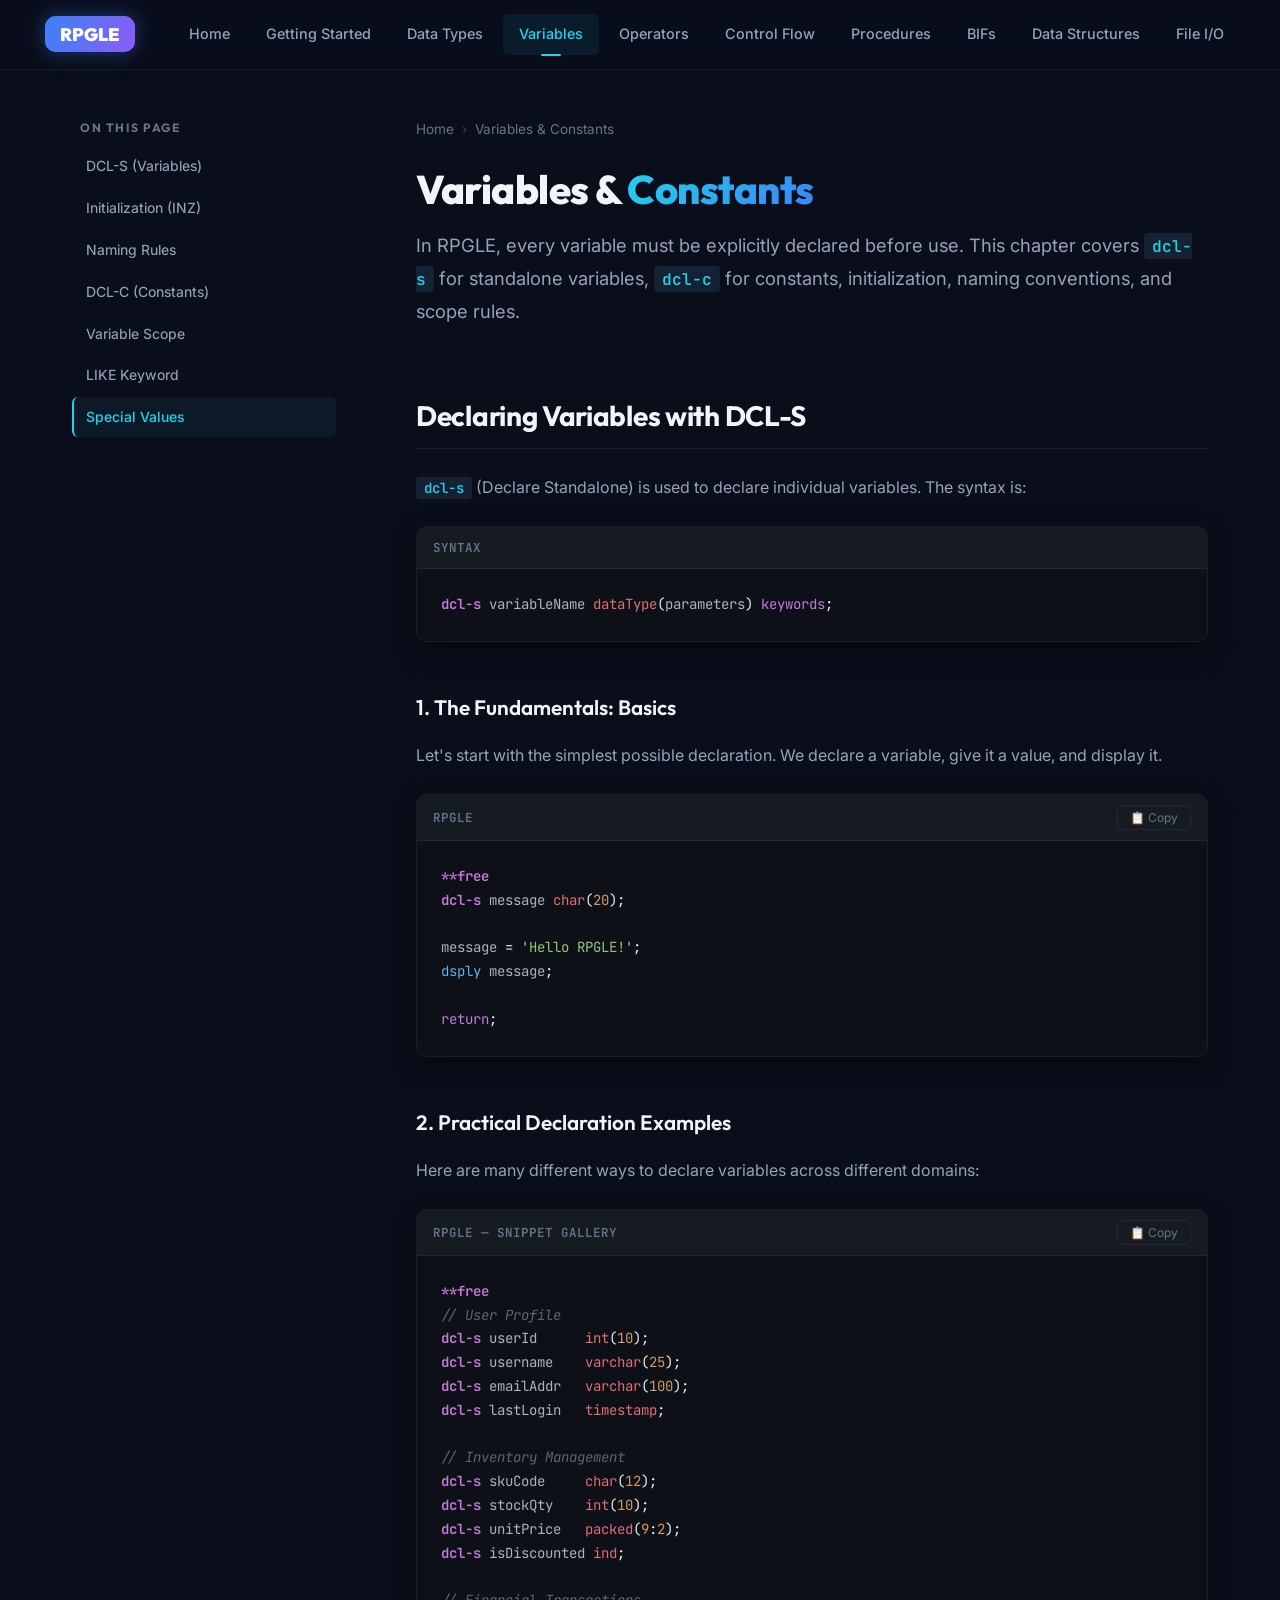
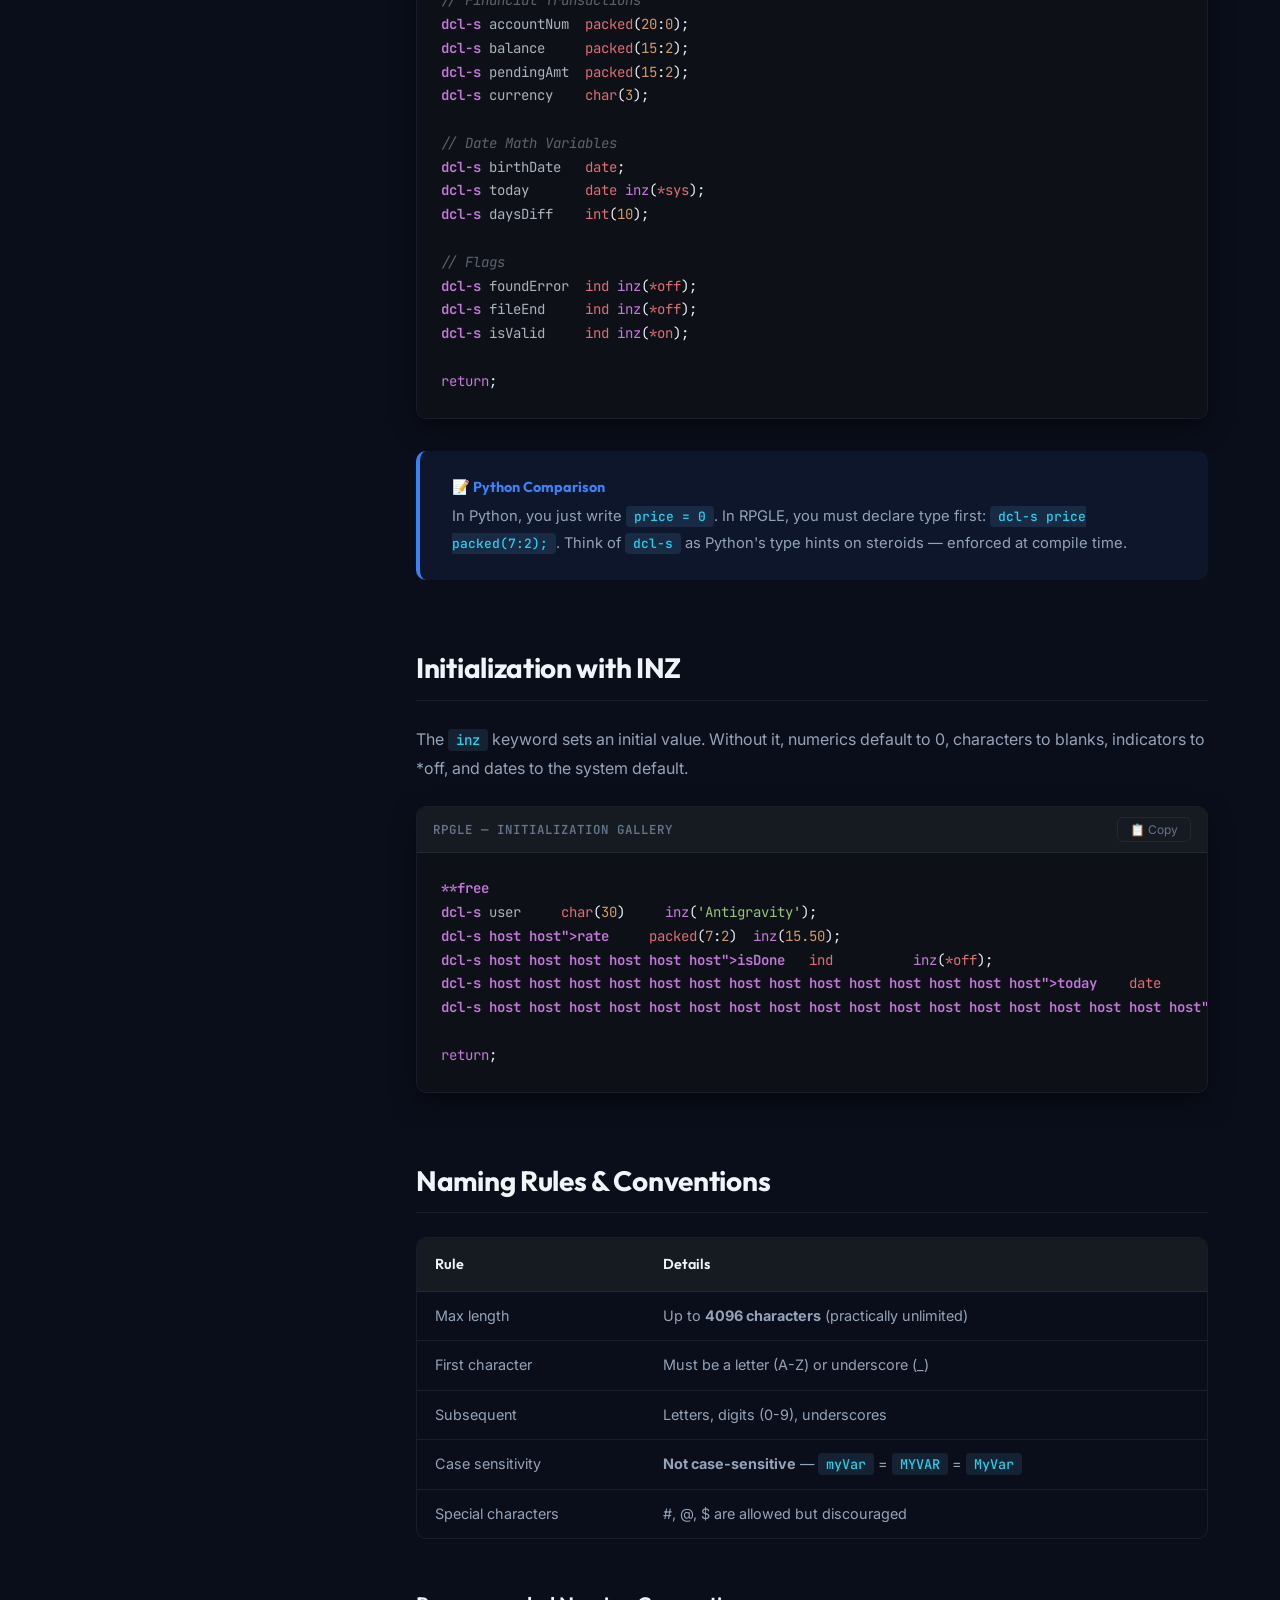
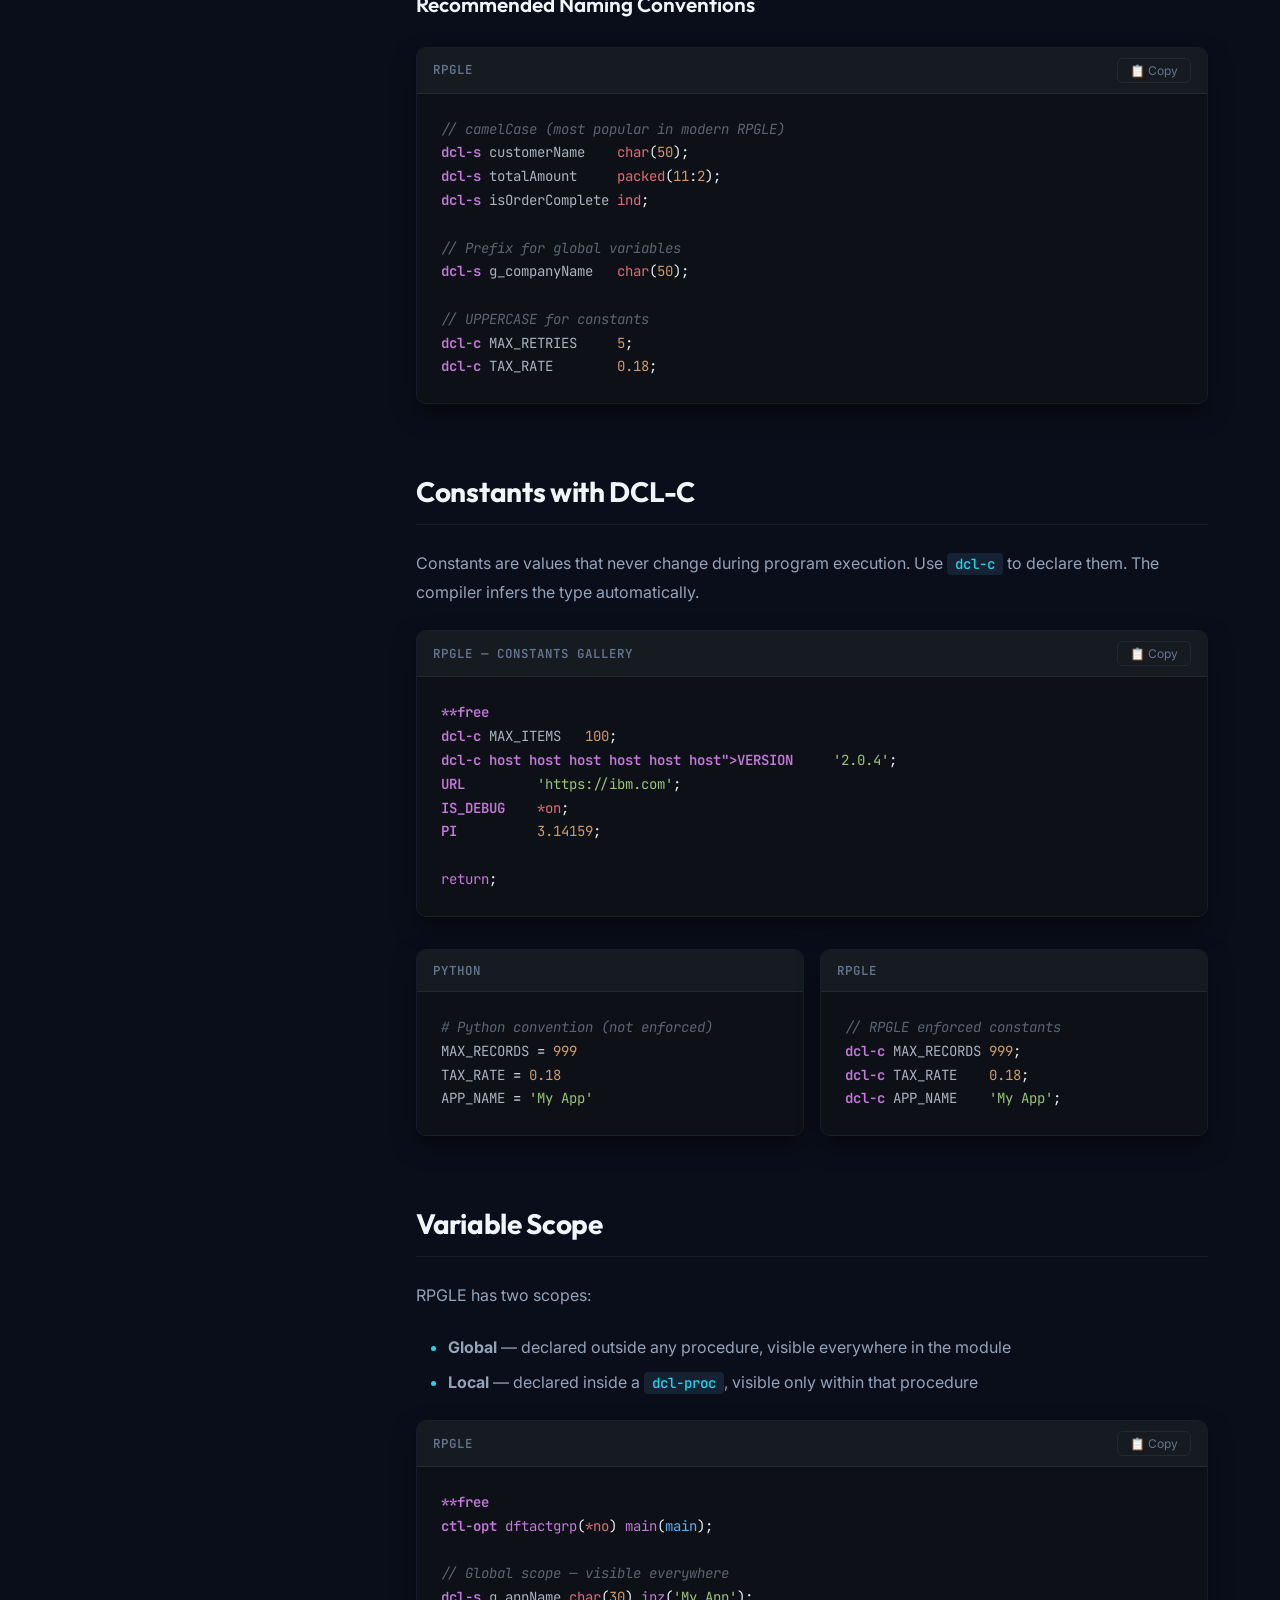
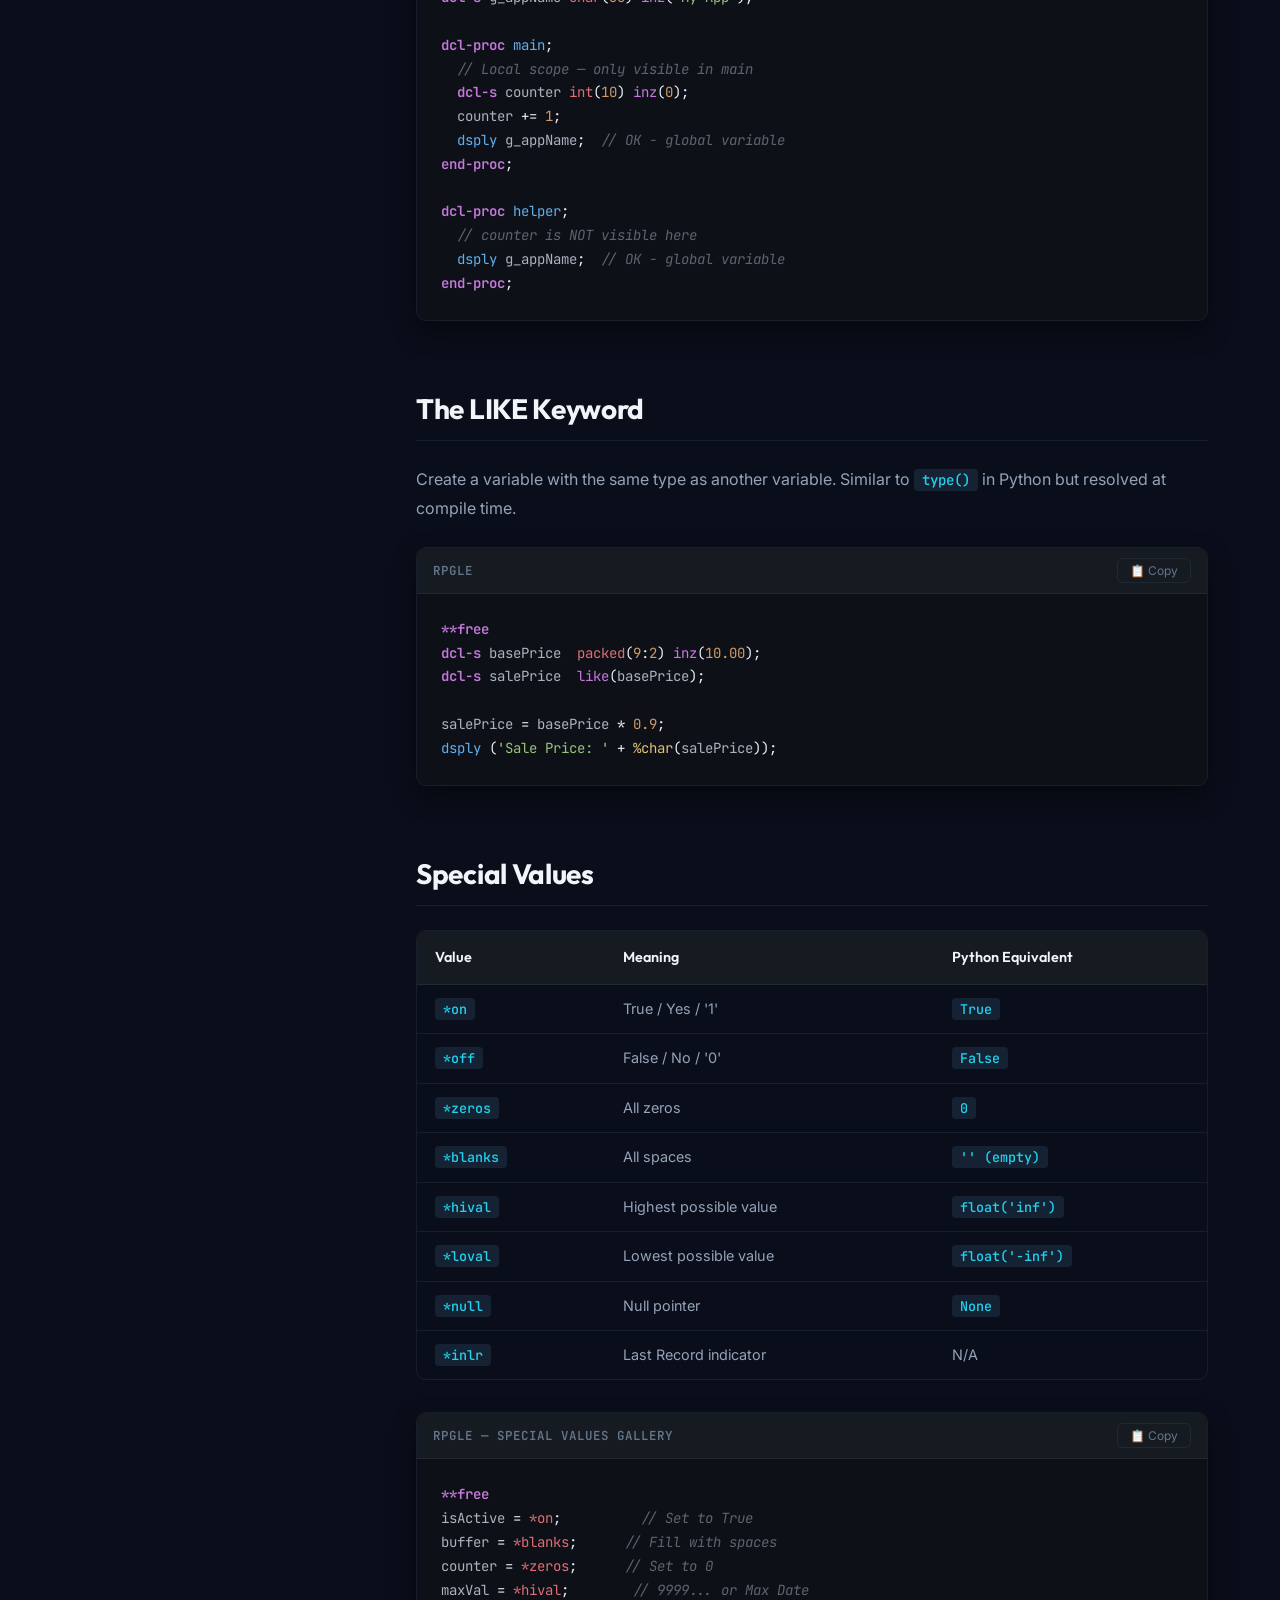
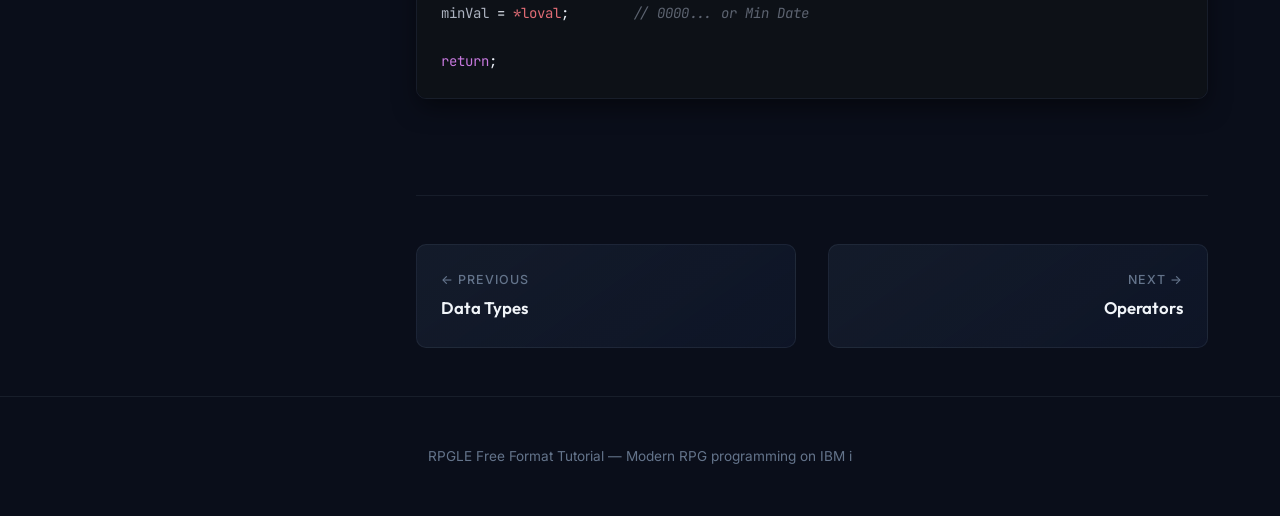
<file: pages/variables.html>
<!DOCTYPE html>
<html lang="en">

<head>
    <meta charset="UTF-8">
    <meta name="viewport" content="width=device-width, initial-scale=1.0">
    <meta name="description"
        content="Learn how to declare variables with DCL-S and constants with DCL-C in RPGLE free format. Covers initialization, naming rules, and scope.">
    <title>Variables & Constants — RPGLE Free Format Tutorial</title>
    <link rel="stylesheet" href="../css/style.css">
</head>

<body>
    <header class="site-header">
        <div class="header-inner">
            <a href="../index.html" class="logo">
                <div class="logo-icon">
                    <svg viewBox="0 0 100 40" fill="none" xmlns="http://www.w3.org/2000/svg">
                        <rect width="100" height="40" rx="12" fill="url(#logo_grad)" />
                        <text x="50%" y="58%" text-anchor="middle" dominant-baseline="middle" fill="white"
                            font-family="Outfit, sans-serif" font-weight="900" font-size="20">RPGLE</text>
                        <defs>
                            <linearGradient id="logo_grad" x1="0" y1="0" x2="100" y2="40"
                                gradientUnits="userSpaceOnUse">
                                <stop stop-color="#3b82f6" />
                                <stop offset="1" stop-color="#8b5cf6" />
                            </linearGradient>
                        </defs>
                    </svg>
                </div>
            </a>
            <nav>
                <ul class="nav-links">
                    <li><a href="../index.html">Home</a></li>
                    <li><a href="getting-started.html">Getting Started</a></li>
                    <li><a href="data-types.html">Data Types</a></li>
                    <li><a href="variables.html" class="active">Variables</a></li>
                    <li><a href="operators.html">Operators</a></li>
                    <li><a href="control-structures.html">Control Flow</a></li>
                    <li><a href="procedures.html">Procedures</a></li>
                    <li><a href="built-in-functions.html">BIFs</a></li>
                    <li><a href="data-structures.html">Data Structures</a></li>
                    <li><a href="file-operations.html">File I/O</a></li>
                </ul>
            </nav>
            <button class="menu-toggle" aria-label="Toggle menu">☰</button>
        </div>
    </header>

    <main class="main-wrapper">
        <div class="page-layout">
            <aside class="sidebar">
                <div class="sidebar-section">
                    <div class="sidebar-title">On This Page</div>
                    <ul class="sidebar-links">
                        <li><a href="#dcl-s">DCL-S (Variables)</a></li>
                        <li><a href="#inz">Initialization (INZ)</a></li>
                        <li><a href="#naming">Naming Rules</a></li>
                        <li><a href="#dcl-c">DCL-C (Constants)</a></li>
                        <li><a href="#scope">Variable Scope</a></li>
                        <li><a href="#like">LIKE Keyword</a></li>
                        <li><a href="#special-values">Special Values</a></li>
                    </ul>
                </div>
            </aside>

            <article class="content">
                <div class="breadcrumb"><a href="../index.html">Home</a><span class="sep">›</span><span>Variables &
                        Constants</span></div>
                <h1>Variables & <span class="gradient-text">Constants</span></h1>
                <p class="lead">In RPGLE, every variable must be explicitly declared before use. This chapter covers
                    <code>dcl-s</code> for standalone variables, <code>dcl-c</code> for constants, initialization,
                    naming conventions, and scope rules.
                </p>

                <h2 id="dcl-s">Declaring Variables with DCL-S</h2>
                <p><code>dcl-s</code> (Declare Standalone) is used to declare individual variables. The syntax is:</p>
                <div class="code-block">
                    <div class="code-header"><span class="code-lang">Syntax</span></div>
                    <div class="code-content">
                        <pre><span class="dc">dcl-s</span> <span class="id">variableName</span> <span class="dt">dataType</span>(<span class="id">parameters</span>) <span class="kw">keywords</span>;</pre>
                    </div>
                </div>

                <h3>1. The Fundamentals: Basics</h3>
                <p>Let's start with the simplest possible declaration. We declare a variable, give it a value, and
                    display it.</p>
                <div class="code-block">
                    <div class="code-header"><span class="code-lang">RPGLE</span><button class="copy-btn">📋
                            Copy</button></div>
                    <div class="code-content">
                        <pre><span class="dc">**free</span>
<span class="dc">dcl-s</span> <span class="id">message</span> <span class="dt">char</span>(<span class="nm">20</span>);

<span class="id">message</span> = <span class="st">'Hello RPGLE!'</span>;
<span class="fn">dsply</span> <span class="id">message</span>;

<span class="kw">return</span>;</pre>
                    </div>
                </div>

                <h3>2. Practical Declaration Examples</h3>
                <p>Here are many different ways to declare variables across different domains:</p>
                <div class="code-block">
                    <div class="code-header"><span class="code-lang">RPGLE — Snippet Gallery</span><button
                            class="copy-btn">📋
                            Copy</button></div>
                    <div class="code-content">
                        <pre><span class="dc">**free</span>
<span class="cm">// User Profile</span>
<span class="dc">dcl-s</span> <span class="id">userId</span>      <span class="dt">int</span>(<span class="nm">10</span>);
<span class="dc">dcl-s</span> <span class="id">username</span>    <span class="dt">varchar</span>(<span class="nm">25</span>);
<span class="dc">dcl-s</span> <span class="id">emailAddr</span>   <span class="dt">varchar</span>(<span class="nm">100</span>);
<span class="dc">dcl-s</span> <span class="id">lastLogin</span>   <span class="dt">timestamp</span>;

<span class="cm">// Inventory Management</span>
<span class="dc">dcl-s</span> <span class="id">skuCode</span>     <span class="dt">char</span>(<span class="nm">12</span>);
<span class="dc">dcl-s</span> <span class="id">stockQty</span>    <span class="dt">int</span>(<span class="nm">10</span>);
<span class="dc">dcl-s</span> <span class="id">unitPrice</span>   <span class="dt">packed</span>(<span class="nm host">9</span>:<span class="nm host">2</span>);
<span class="dc">dcl-s</span> <span class="id">isDiscounted</span> <span class="dt">ind</span>;

<span class="cm">// Financial Transactions</span>
<span class="dc">dcl-s</span> <span class="id">accountNum</span>  <span class="dt host">packed</span>(<span class="nm">20</span>:<span class="nm">0</span>);
<span class="dc">dcl-s</span> <span class="id">balance</span>     <span class="dt host host">packed</span>(<span class="nm">15</span>:<span class="nm">2</span>);
<span class="dc">dcl-s</span> <span class="id">pendingAmt</span>  <span class="dt host host host host">packed</span>(<span class="nm">15</span>:<span class="nm host">2</span>);
<span class="dc">dcl-s</span> <span class="id">currency</span>    <span class="dt">char</span>(<span class="nm">3</span>);

<span class="cm">// Date Math Variables</span>
<span class="dc">dcl-s</span> <span class="id">birthDate</span>   <span class="dt">date</span>;
<span class="dc">dcl-s</span> <span class="id">today</span>       <span class="dt">date</span> <span class="kw">inz</span>(<span class="sp">*sys</span>);
<span class="dc">dcl-s</span> <span class="id">daysDiff</span>    <span class="dt">int</span>(<span class="nm">10</span>);

<span class="cm">// Flags</span>
<span class="dc">dcl-s</span> <span class="id">foundError</span>  <span class="dt">ind</span> <span class="kw">inz</span>(<span class="sp">*off</span>);
<span class="dc">dcl-s</span> <span class="id">fileEnd</span>     <span class="dt">ind</span> <span class="kw host host">inz</span>(<span class="sp host">*off</span>);
<span class="dc">dcl-s</span> <span class="id">isValid</span>     <span class="dt">ind</span> <span class="kw host host host host">inz</span>(<span class="sp host host">*on</span>);

<span class="kw">return</span>;</pre>
                    </div>
                </div>

                <div class="info-box note">
                    <div class="box-title">📝 Python Comparison</div>
                    <p>In Python, you just write <code>price = 0</code>. In RPGLE, you must declare type first:
                        <code>dcl-s price packed(7:2);</code>. Think of <code>dcl-s</code> as Python's type hints on
                        steroids — enforced at compile time.
                    </p>
                </div>

                <h2 id="inz">Initialization with INZ</h2>
                <p>The <code>inz</code> keyword sets an initial value. Without it, numerics default to 0, characters to
                    blanks, indicators to *off, and dates to the system default.</p>
                <div class="code-block">
                    <div class="code-header"><span class="code-lang">RPGLE — Initialization Gallery</span><button
                            class="copy-btn">📋
                            Copy</button></div>
                    <div class="code-content">
                        <pre><span class="dc">**free</span>
<span class="dc">dcl-s</span> <span class="id">user</span>     <span class="dt">char</span>(<span class="nm">30</span>)     <span class="kw">inz</span>(<span class="st">'Antigravity'</span>);
<span class="dc">dcl-s host host">rate</span>     <span class="dt host host">packed</span>(<span class="nm host host">7</span>:<span class="nm host host">2</span>)  <span class="kw host host host host">inz</span>(<span class="nm">15.50</span>);
<span class="dc">dcl-s host host host host host host">isDone</span>   <span class="dt host host host host host host host host">ind</span>          <span class="kw host host host host host host host host host host host host">inz</span>(<span class="sp host host host host host host host host host host host host host host">*off</span>);
<span class="dc">dcl-s host host host host host host host host host host host host host host">today</span>    <span class="dt host host host host host host host host host host host host host host host host">date</span>         <span class="kw host host host host host host host host host host host_host host_host host_host host_host">inz</span>(<span class="bi host host host host host host host host host host host_host host_host host_host host_host host_host">%date</span>());
<span class="dc">dcl-s host host host host host host host host host host host host host host host host host host">empty</span>    <span class="dt host host host host host host host host host host host host host host host host host host host host">varchar</span>(<span class="nm host">100</span>) <span class="kw host host host host host host host host host host host host host host host host host host host host host host">inz</span>(<span class="st host host host host host host host host host host host host host host host host host host host host host host host host">''</span>);

<span class="kw host host host host host host host host host host host host host host host host host host host host host host host host host host">return</span>;</pre>
                    </div>
                </div>

                <h2 id="naming">Naming Rules & Conventions</h2>
                <table class="comparison-table">
                    <thead>
                        <tr>
                            <th>Rule</th>
                            <th>Details</th>
                        </tr>
                    </thead>
                    <tbody>
                        <tr>
                            <td>Max length</td>
                            <td>Up to <strong>4096 characters</strong> (practically unlimited)</td>
                        </tr>
                        <tr>
                            <td>First character</td>
                            <td>Must be a letter (A-Z) or underscore (_)</td>
                        </tr>
                        <tr>
                            <td>Subsequent</td>
                            <td>Letters, digits (0-9), underscores</td>
                        </tr>
                        <tr>
                            <td>Case sensitivity</td>
                            <td><strong>Not case-sensitive</strong> — <code>myVar</code> = <code>MYVAR</code> =
                                <code>MyVar</code>
                            </td>
                        </tr>
                        <tr>
                            <td>Special characters</td>
                            <td>#, @, $ are allowed but discouraged</td>
                        </tr>
                    </tbody>
                </table>

                <h3>Recommended Naming Conventions</h3>
                <div class="code-block">
                    <div class="code-header"><span class="code-lang">RPGLE</span><button class="copy-btn">📋
                            Copy</button></div>
                    <div class="code-content">
                        <pre><span class="cm">// camelCase (most popular in modern RPGLE)</span>
<span class="dc">dcl-s</span> <span class="id">customerName</span>    <span class="dt">char</span>(<span class="nm">50</span>);
<span class="dc">dcl-s</span> <span class="id">totalAmount</span>     <span class="dt">packed</span>(<span class="nm">11</span>:<span class="nm">2</span>);
<span class="dc">dcl-s</span> <span class="id">isOrderComplete</span> <span class="dt">ind</span>;

<span class="cm">// Prefix for global variables</span>
<span class="dc">dcl-s</span> <span class="id">g_companyName</span>   <span class="dt">char</span>(<span class="nm">50</span>);

<span class="cm">// UPPERCASE for constants</span>
<span class="dc">dcl-c</span> <span class="id">MAX_RETRIES</span>     <span class="nm">5</span>;
<span class="dc">dcl-c</span> <span class="id">TAX_RATE</span>        <span class="nm">0.18</span>;</pre>
                    </div>
                </div>

                <h2 id="dcl-c">Constants with DCL-C</h2>
                <p>Constants are values that never change during program execution. Use <code>dcl-c</code> to declare
                    them. The compiler infers the type automatically.</p>
                <div class="code-block">
                    <div class="code-header"><span class="code-lang">RPGLE — Constants Gallery</span><button
                            class="copy-btn">📋
                            Copy</button></div>
                    <div class="code-content">
                        <pre><span class="dc">**free</span>
<span class="dc">dcl-c</span> <span class="id">MAX_ITEMS</span>   <span class="nm">100</span>;
<span class="dc host host">dcl-c host host host host host host">VERSION</span>     <span class="st host host host host host host host host">'2.0.4'</span>;
<span class="dc host host host host host host host host host host host host">URL</span>         <span class="st host host host host host host host host host host host host host host">'https://ibm.com'</span>;
<span class="dc host host host host host host host host host host host host host host host host host host host host host host">IS_DEBUG</span>    <span class="sp host host host host host host host host host host host host host host host host host host host host host host host host host host host host">*on</span>;
<span class="dc host host host host host host host host host host host host host host host host host host host host host host host host host host host host host host host host host host host host host host host host host host host host">PI</span>          <span class="nm host host host host host host host host host host host host host host host host host host host host host host host host host host host host host host host host host host host host host host host host host host host host host host host host">3.14159</span>;

<span class="kw host host host host host host host host host host host host host host host host host host host host host host host host host host host host host host host host host host host host host host host host host host host host host host host host host host host host host host host host host host host host host host host host host host host host host host host host host host host host host host host host host host host host host">return</span>;</pre>
                    </div>
                </div>

                <div class="comparison-wrapper fade-in">
                    <div class="code-block">
                        <div class="code-header"><span class="code-lang">Python</span></div>
                        <div class="code-content">
                            <pre><span class="cm"># Python convention (not enforced)</span>
<span class="id">MAX_RECORDS</span> = <span class="nm">999</span>
<span class="id">TAX_RATE</span> = <span class="nm">0.18</span>
<span class="id">APP_NAME</span> = <span class="st">'My App'</span></pre>
                        </div>
                    </div>
                    <div class="code-block">
                        <div class="code-header"><span class="code-lang">RPGLE</span></div>
                        <div class="code-content">
                            <pre><span class="cm">// RPGLE enforced constants</span>
<span class="dc">dcl-c</span> <span class="id">MAX_RECORDS</span> <span class="nm">999</span>;
<span class="dc">dcl-c</span> <span class="id">TAX_RATE</span>    <span class="nm">0.18</span>;
<span class="dc">dcl-c</span> <span class="id">APP_NAME</span>    <span class="st">'My App'</span>;</pre>
                        </div>
                    </div>
                </div>

                <h2 id="scope">Variable Scope</h2>
                <p>RPGLE has two scopes:</p>
                <ul>
                    <li><strong>Global</strong> — declared outside any procedure, visible everywhere in the module</li>
                    <li><strong>Local</strong> — declared inside a <code>dcl-proc</code>, visible only within that
                        procedure</li>
                </ul>
                <div class="code-block">
                    <div class="code-header"><span class="code-lang">RPGLE</span><button class="copy-btn">📋
                            Copy</button></div>
                    <div class="code-content">
                        <pre><span class="dc">**free</span>
<span class="dc">ctl-opt</span> <span class="kw">dftactgrp</span>(<span class="sp">*no</span>) <span class="kw">main</span>(<span class="fn">main</span>);

<span class="cm">// Global scope — visible everywhere</span>
<span class="dc">dcl-s</span> <span class="id">g_appName</span> <span class="dt">char</span>(<span class="nm">30</span>) <span class="kw">inz</span>(<span class="st">'My App'</span>);

<span class="dc">dcl-proc</span> <span class="fn">main</span>;
  <span class="cm">// Local scope — only visible in main</span>
  <span class="dc">dcl-s</span> <span class="id">counter</span> <span class="dt">int</span>(<span class="nm">10</span>) <span class="kw">inz</span>(<span class="nm">0</span>);
  <span class="id">counter</span> += <span class="nm">1</span>;
  <span class="fn">dsply</span> <span class="id">g_appName</span>;  <span class="cm">// OK - global variable</span>
<span class="dc">end-proc</span>;

<span class="dc">dcl-proc</span> <span class="fn">helper</span>;
  <span class="cm">// counter is NOT visible here</span>
  <span class="fn">dsply</span> <span class="id">g_appName</span>;  <span class="cm">// OK - global variable</span>
<span class="dc">end-proc</span>;</pre>
                    </div>
                </div>

                <h2 id="like">The LIKE Keyword</h2>
                <p>Create a variable with the same type as another variable. Similar to <code>type()</code> in Python
                    but resolved at compile time.</p>
                <div class="code-block">
                    <div class="code-header"><span class="code-lang">RPGLE</span><button class="copy-btn">📋
                            Copy</button></div>
                    <div class="code-content">
                        <pre><span class="dc">**free</span>
<span class="dc">dcl-s</span> <span class="id">basePrice</span>  <span class="dt">packed</span>(<span class="nm">9</span>:<span class="nm">2</span>) <span class="kw">inz</span>(<span class="nm">10.00</span>);
<span class="dc">dcl-s</span> <span class="id">salePrice</span>  <span class="kw">like</span>(<span class="id">basePrice</span>);

<span class="id">salePrice</span> = <span class="id">basePrice</span> * <span class="nm">0.9</span>;
<span class="fn">dsply</span> (<span class="st">'Sale Price: '</span> + <span class="bi">%char</span>(<span class="id">salePrice</span>));</pre>
                    </div>
                </div>

                <h2 id="special-values">Special Values</h2>
                <table class="comparison-table">
                    <thead>
                        <tr>
                            <th>Value</th>
                            <th>Meaning</th>
                            <th>Python Equivalent</th>
                        </tr>
                    </thead>
                    <tbody>
                        <tr>
                            <td><code>*on</code></td>
                            <td>True / Yes / '1'</td>
                            <td><code>True</code></td>
                        </tr>
                        <tr>
                            <td><code>*off</code></td>
                            <td>False / No / '0'</td>
                            <td><code>False</code></td>
                        </tr>
                        <tr>
                            <td><code>*zeros</code></td>
                            <td>All zeros</td>
                            <td><code>0</code></td>
                        </tr>
                        <tr>
                            <td><code>*blanks</code></td>
                            <td>All spaces</td>
                            <td><code>'' (empty)</code></td>
                        </tr>
                        <tr>
                            <td><code>*hival</code></td>
                            <td>Highest possible value</td>
                            <td><code>float('inf')</code></td>
                        </tr>
                        <tr>
                            <td><code>*loval</code></td>
                            <td>Lowest possible value</td>
                            <td><code>float('-inf')</code></td>
                        </tr>
                        <tr>
                            <td><code>*null</code></td>
                            <td>Null pointer</td>
                            <td><code>None</code></td>
                        </tr>
                        <tr>
                            <td><code>*inlr</code></td>
                            <td>Last Record indicator</td>
                            <td>N/A</td>
                        </tr>
                    </tbody>
                </table>

                <div class="code-block">
                    <div class="code-header"><span class="code-lang">RPGLE — Special Values Gallery</span><button
                            class="copy-btn">📋
                            Copy</button></div>
                    <div class="code-content">
                        <pre><span class="dc">**free</span>
<span class="id">isActive</span> = <span class="sp">*on</span>;          <span class="cm">// Set to True</span>
<span class="id host host">buffer</span> = <span class="sp host host host host">*blanks</span>;      <span class="cm host host host host host host">// Fill with spaces</span>
<span class="id host host host host host host host host">counter</span> = <span class="sp host host host host host host host host host host">*zeros</span>;      <span class="cm host host host host host host host host host host host host host host">// Set to 0</span>
<span class="id host host host host host host host host host host host host host host">maxVal</span> = <span class="sp host host host host host host host host host host host host host host host host">*hival</span>;        <span class="cm host host host host host host host host host host host host host host host host host host">// 9999... or Max Date</span>
<span class="id host host host host host host host host host host host host host host host host host host host host">minVal</span> = <span class="sp host host host host host host host host host host host host host host host host host host host host host host">*loval</span>;        <span class="cm host host host host host host host host host host host host host host host host host host host host host host host host">// 0000... or Min Date</span>

<span class="kw host host host host host host host host host host host host host host host host host host host host host host host host host host host host host host host host">return</span>;</pre>
                    </div>
                </div>

                <div class="chapter-nav">
                    <a href="data-types.html" class="chapter-link prev"><span class="label">← Previous</span><span
                            class="title">Data Types</span></a>
                    <a href="operators.html" class="chapter-link next"><span class="label">Next →</span><span
                            class="title">Operators</span></a>
                </div>
            </article>
        </div>
    </main>
    <footer class="site-footer">
        <div class="footer-inner">
            <p>RPGLE Free Format Tutorial — Modern RPG programming on IBM i</p>
        </div>
    </footer>
    <button class="back-to-top" aria-label="Back to top">↑</button>
    <script src="../js/main.js"></script>
</body>

</html>
</file>
<file: css/style.css>
/* ============================================
   RPGLE Free Format Tutorial - Design System
   ============================================ */

/* === Google Fonts === */
@import url('https://fonts.googleapis.com/css2?family=Inter:wght@300;400;500;600;700;800;900&family=JetBrains+Mono:wght@400;500;600;700&family=Outfit:wght@300;400;500;600;700;800&display=swap');

/* === CSS Custom Properties (Design Tokens) === */
:root {
    /* Color Palette */
    --bg-primary: #0a0e1a;
    --bg-secondary: #111827;
    --bg-tertiary: #1a2035;
    --bg-card: #151c2e;
    --bg-card-hover: #1c2540;
    --bg-code: #0d1117;
    --bg-code-header: #161b22;
    --bg-inline-code: rgba(99, 179, 237, 0.12);

    --text-primary: #e8edf5;
    --text-secondary: #94a3b8;
    --text-tertiary: #64748b;
    --text-accent: #38bdf8;
    --text-heading: #f1f5f9;

    --accent-cyan: #22d3ee;
    --accent-blue: #3b82f6;
    --accent-purple: #a78bfa;
    --accent-pink: #f472b6;
    --accent-green: #34d399;
    --accent-orange: #fb923c;
    --accent-yellow: #fbbf24;
    --accent-red: #f87171;

    --gradient-primary: linear-gradient(135deg, #3b82f6, #8b5cf6);
    --gradient-secondary: linear-gradient(135deg, #22d3ee, #3b82f6);
    --gradient-accent: linear-gradient(135deg, #a78bfa, #f472b6);
    --gradient-hero: linear-gradient(160deg, #0a0e1a 0%, #111827 40%, #1a1040 70%, #0a0e1a 100%);
    --gradient-card: linear-gradient(145deg, rgba(30, 41, 59, 0.5), rgba(15, 23, 42, 0.8));

    --border-color: rgba(148, 163, 184, 0.1);
    --border-active: rgba(59, 130, 246, 0.5);

    --shadow-sm: 0 1px 2px rgba(0, 0, 0, 0.3);
    --shadow-md: 0 4px 6px -1px rgba(0, 0, 0, 0.4);
    --shadow-lg: 0 10px 25px -3px rgba(0, 0, 0, 0.5);
    --shadow-xl: 0 25px 50px -12px rgba(0, 0, 0, 0.6);
    --shadow-glow: 0 0 40px rgba(59, 130, 246, 0.15);
    --shadow-glow-cyan: 0 0 40px rgba(34, 211, 238, 0.1);

    /* Typography */
    --font-sans: 'Inter', -apple-system, BlinkMacSystemFont, 'Segoe UI', sans-serif;
    --font-heading: 'Outfit', 'Inter', sans-serif;
    --font-mono: 'JetBrains Mono', 'Fira Code', 'Consolas', monospace;

    /* Spacing */
    --space-xs: 0.25rem;
    --space-sm: 0.5rem;
    --space-md: 1rem;
    --space-lg: 1.5rem;
    --space-xl: 2rem;
    --space-2xl: 3rem;
    --space-3xl: 4rem;
    --space-4xl: 6rem;

    /* Radius */
    --radius-sm: 6px;
    --radius-md: 10px;
    --radius-lg: 16px;
    --radius-xl: 24px;
    --radius-full: 9999px;

    /* Transitions */
    --transition-fast: 150ms ease;
    --transition-base: 250ms ease;
    --transition-slow: 400ms ease;
    --transition-spring: 500ms cubic-bezier(0.34, 1.56, 0.64, 1);

    /* Layout */
    --max-width: 1200px;
    --sidebar-width: 280px;
    --header-height: 70px;
}

/* === Reset & Base === */
*,
*::before,
*::after {
    margin: 0;
    padding: 0;
    box-sizing: border-box;
}

html {
    scroll-behavior: smooth;
    scroll-padding-top: calc(var(--header-height) + 20px);
}

body {
    font-family: var(--font-sans);
    background: var(--bg-primary);
    color: var(--text-primary);
    line-height: 1.7;
    font-size: 16px;
    -webkit-font-smoothing: antialiased;
    -moz-osx-font-smoothing: grayscale;
    overflow-x: hidden;
}

a {
    color: var(--accent-cyan);
    text-decoration: none;
    transition: color var(--transition-fast);
}

a:hover {
    color: var(--accent-blue);
}

img {
    max-width: 100%;
    height: auto;
}

/* === Scrollbar === */
::-webkit-scrollbar {
    width: 8px;
    height: 8px;
}

::-webkit-scrollbar-track {
    background: var(--bg-primary);
}

::-webkit-scrollbar-thumb {
    background: var(--bg-tertiary);
    border-radius: var(--radius-full);
}

::-webkit-scrollbar-thumb:hover {
    background: var(--text-tertiary);
}

/* === Selection === */
::selection {
    background: rgba(59, 130, 246, 0.3);
    color: var(--text-primary);
}

/* === Header / Navigation === */
.site-header {
    position: fixed;
    top: 0;
    left: 0;
    right: 0;
    height: var(--header-height);
    background: rgba(10, 14, 26, 0.85);
    backdrop-filter: blur(20px) saturate(180%);
    -webkit-backdrop-filter: blur(20px) saturate(180%);
    border-bottom: 1px solid var(--border-color);
    z-index: 1000;
    display: flex;
    align-items: center;
    justify-content: center;
    padding: 0 var(--space-xl);
}

.header-inner {
    display: flex;
    align-items: center;
    justify-content: space-between;
    width: 100%;
    max-width: var(--max-width);
}

.logo {
    display: flex;
    align-items: center;
    text-decoration: none;
    transition: transform var(--transition-base);
}

.logo:hover {
    transform: scale(1.05);
}

.logo .logo-icon {
    width: 100px;
    height: 36px;
    display: flex;
    align-items: center;
    justify-content: center;
    position: relative;
    transition: all var(--transition-spring);
}

.logo:hover .logo-icon {
    transform: translateY(-2px);
}

.logo .logo-icon svg {
    width: 100%;
    height: 100%;
    filter: drop-shadow(0 0 10px rgba(59, 130, 246, 0.4));
}

.logo span {
    letter-spacing: -0.5px;
}

.logo span.highlight {
    background: var(--gradient-secondary);
    -webkit-background-clip: text;
    -webkit-text-fill-color: transparent;
    background-clip: text;
    font-weight: 900;
}

.nav-links {
    display: flex;
    align-items: center;
    gap: var(--space-xs);
    list-style: none;
}

.nav-links a {
    display: flex;
    align-items: center;
    gap: 6px;
    padding: 8px 16px;
    border-radius: var(--radius-sm);
    color: var(--text-secondary);
    font-size: 0.9rem;
    font-weight: 500;
    transition: all var(--transition-base);
    position: relative;
}

.nav-links a:hover {
    color: var(--text-primary);
    background: rgba(255, 255, 255, 0.05);
}

.nav-links a.active {
    color: var(--accent-cyan);
    background: rgba(34, 211, 238, 0.08);
}

.nav-links a.active::after {
    content: '';
    position: absolute;
    bottom: -1px;
    left: 50%;
    transform: translateX(-50%);
    width: 20px;
    height: 2px;
    background: var(--accent-cyan);
    border-radius: var(--radius-full);
}

/* Mobile Menu Toggle */
.menu-toggle {
    display: none;
    background: none;
    border: none;
    color: var(--text-secondary);
    font-size: 1.5rem;
    cursor: pointer;
    padding: 8px;
}

/* === Main Layout === */
.main-wrapper {
    margin-top: var(--header-height);
    min-height: calc(100vh - var(--header-height));
}

/* === Page Content with Sidebar === */
.page-layout {
    display: flex;
    max-width: var(--max-width);
    margin: 0 auto;
    padding: var(--space-2xl) var(--space-xl);
    gap: var(--space-3xl);
}

/* === Sidebar Navigation === */
.sidebar {
    position: sticky;
    top: calc(var(--header-height) + 24px);
    width: var(--sidebar-width);
    flex-shrink: 0;
    max-height: calc(100vh - var(--header-height) - 48px);
    overflow-y: auto;
    padding-right: var(--space-md);
}

.sidebar::-webkit-scrollbar {
    width: 3px;
}

.sidebar-section {
    margin-bottom: var(--space-xl);
}

.sidebar-title {
    font-family: var(--font-heading);
    font-size: 0.75rem;
    font-weight: 700;
    text-transform: uppercase;
    letter-spacing: 1.5px;
    color: var(--text-tertiary);
    margin-bottom: var(--space-sm);
    padding-left: var(--space-sm);
}

.sidebar-links {
    list-style: none;
    display: flex;
    flex-direction: column;
    gap: 2px;
}

.sidebar-links a {
    display: block;
    padding: 8px 12px;
    border-radius: var(--radius-sm);
    color: var(--text-secondary);
    font-size: 0.875rem;
    font-weight: 450;
    transition: all var(--transition-fast);
    border-left: 2px solid transparent;
}

.sidebar-links a:hover {
    color: var(--text-primary);
    background: rgba(255, 255, 255, 0.03);
    border-left-color: var(--border-active);
}

.sidebar-links a.active {
    color: var(--accent-cyan);
    background: rgba(34, 211, 238, 0.06);
    border-left-color: var(--accent-cyan);
    font-weight: 500;
}

.sidebar-links .sub-link {
    padding-left: 28px;
    font-size: 0.82rem;
}

/* === Content Area === */
.content {
    flex: 1;
    min-width: 0;
    max-width: 820px;
}

/* === Typography === */
.content h1 {
    font-family: var(--font-heading);
    font-size: 2.5rem;
    font-weight: 800;
    color: var(--text-heading);
    line-height: 1.2;
    margin-bottom: var(--space-md);
    letter-spacing: -0.5px;
}

.content h1 .gradient-text {
    background: var(--gradient-secondary);
    -webkit-background-clip: text;
    -webkit-text-fill-color: transparent;
    background-clip: text;
}

.content h2 {
    font-family: var(--font-heading);
    font-size: 1.75rem;
    font-weight: 700;
    color: var(--text-heading);
    margin-top: var(--space-3xl);
    margin-bottom: var(--space-lg);
    padding-bottom: var(--space-sm);
    border-bottom: 1px solid var(--border-color);
    letter-spacing: -0.3px;
}

.content h3 {
    font-family: var(--font-heading);
    font-size: 1.3rem;
    font-weight: 600;
    color: var(--text-heading);
    margin-top: var(--space-2xl);
    margin-bottom: var(--space-md);
}

.content h4 {
    font-family: var(--font-heading);
    font-size: 1.1rem;
    font-weight: 600;
    color: var(--text-heading);
    margin-top: var(--space-xl);
    margin-bottom: var(--space-sm);
}

.content p {
    color: var(--text-secondary);
    margin-bottom: var(--space-lg);
    font-size: 1rem;
    line-height: 1.8;
}

.content .lead {
    font-size: 1.15rem;
    color: var(--text-secondary);
    line-height: 1.8;
    margin-bottom: var(--space-2xl);
}

.content ul,
.content ol {
    margin-bottom: var(--space-lg);
    padding-left: var(--space-xl);
    color: var(--text-secondary);
}

.content li {
    margin-bottom: var(--space-sm);
    line-height: 1.7;
}

.content li::marker {
    color: var(--accent-cyan);
}

/* === Code Blocks === */
.code-block {
    margin: var(--space-lg) 0 var(--space-xl);
    border-radius: var(--radius-md);
    overflow: hidden;
    border: 1px solid var(--border-color);
    box-shadow: var(--shadow-lg);
}

.code-header {
    display: flex;
    align-items: center;
    justify-content: space-between;
    background: var(--bg-code-header);
    padding: 10px 16px;
    border-bottom: 1px solid var(--border-color);
}

.code-header .code-lang {
    font-family: var(--font-mono);
    font-size: 0.78rem;
    font-weight: 600;
    color: var(--text-tertiary);
    text-transform: uppercase;
    letter-spacing: 1px;
}

.code-header .code-filename {
    font-family: var(--font-mono);
    font-size: 0.82rem;
    color: var(--text-secondary);
}

.code-header .copy-btn {
    background: none;
    border: 1px solid var(--border-color);
    color: var(--text-tertiary);
    padding: 4px 12px;
    border-radius: var(--radius-sm);
    font-family: var(--font-sans);
    font-size: 0.75rem;
    cursor: pointer;
    transition: all var(--transition-fast);
    display: flex;
    align-items: center;
    gap: 4px;
}

.code-header .copy-btn:hover {
    color: var(--text-primary);
    border-color: var(--text-tertiary);
    background: rgba(255, 255, 255, 0.05);
}

.code-header .copy-btn.copied {
    color: var(--accent-green);
    border-color: var(--accent-green);
}

.code-content {
    background: var(--bg-code);
    padding: var(--space-lg);
    overflow-x: auto;
}

.code-content pre {
    margin: 0;
    font-family: var(--font-mono);
    font-size: 0.875rem;
    line-height: 1.7;
    color: var(--text-primary);
    tab-size: 2;
}

.code-content .line-numbers {
    user-select: none;
    color: var(--text-tertiary);
    margin-right: var(--space-lg);
    text-align: right;
}

/* Inline code */
code:not(pre code) {
    font-family: var(--font-mono);
    font-size: 0.88em;
    background: var(--bg-inline-code);
    color: var(--accent-cyan);
    padding: 2px 8px;
    border-radius: 4px;
    font-weight: 500;
}

/* Syntax Highlighting */
.kw {
    color: #c678dd;
}

/* Keywords */
.bi {
    color: #e5c07b;
}

/* Built-in functions */
.st {
    color: #98c379;
}

/* Strings */
.cm {
    color: #5c6370;
    font-style: italic;
}

/* Comments */
.dt {
    color: #e06c75;
}

/* Data types */
.nm {
    color: #d19a66;
}

/* Numbers */
.op {
    color: #56b6c2;
}

/* Operators */
.fn {
    color: #61afef;
}

/* Function names */
.dc {
    color: #c678dd;
    font-weight: 600;
}

/* Declarations */
.id {
    color: #abb2bf;
}

/* Identifiers */
.sp {
    color: #e06c75;
}

/* Special values */

/* === Info/Note/Warning Boxes === */
.info-box {
    padding: var(--space-lg) var(--space-xl);
    border-radius: var(--radius-md);
    margin: var(--space-lg) 0 var(--space-xl);
    border-left: 4px solid;
    position: relative;
}

.info-box .box-title {
    font-family: var(--font-heading);
    font-weight: 700;
    font-size: 0.9rem;
    margin-bottom: var(--space-xs);
    display: flex;
    align-items: center;
    gap: var(--space-sm);
}

.info-box p {
    margin-bottom: 0;
    font-size: 0.92rem;
}

.info-box.note {
    background: rgba(59, 130, 246, 0.08);
    border-color: var(--accent-blue);
}

.info-box.note .box-title {
    color: var(--accent-blue);
}

.info-box.tip {
    background: rgba(52, 211, 153, 0.08);
    border-color: var(--accent-green);
}

.info-box.tip .box-title {
    color: var(--accent-green);
}

.info-box.warning {
    background: rgba(251, 146, 60, 0.08);
    border-color: var(--accent-orange);
}

.info-box.warning .box-title {
    color: var(--accent-orange);
}

.info-box.important {
    background: rgba(248, 113, 113, 0.08);
    border-color: var(--accent-red);
}

.info-box.important .box-title {
    color: var(--accent-red);
}

/* === Comparison Table === */
.comparison-table {
    width: 100%;
    border-collapse: separate;
    border-spacing: 0;
    margin: var(--space-lg) 0 var(--space-xl);
    border-radius: var(--radius-md);
    overflow: hidden;
    border: 1px solid var(--border-color);
}

.comparison-table thead th {
    background: var(--bg-code-header);
    padding: 14px 18px;
    text-align: left;
    font-family: var(--font-heading);
    font-weight: 600;
    font-size: 0.9rem;
    color: var(--text-heading);
    border-bottom: 1px solid var(--border-color);
}

.comparison-table tbody td {
    padding: 12px 18px;
    border-bottom: 1px solid var(--border-color);
    font-size: 0.9rem;
    color: var(--text-secondary);
    vertical-align: top;
}

.comparison-table tbody tr:last-child td {
    border-bottom: none;
}

.comparison-table tbody tr:hover {
    background: rgba(255, 255, 255, 0.02);
}

.comparison-table code {
    font-size: 0.84rem;
}

/* === Cards Grid (Home Page) === */
.cards-grid {
    display: grid;
    grid-template-columns: repeat(auto-fill, minmax(280px, 1fr));
    gap: var(--space-lg);
    margin: var(--space-2xl) 0;
}

.topic-card {
    background: var(--gradient-card);
    border: 1px solid var(--border-color);
    border-radius: var(--radius-lg);
    padding: var(--space-xl);
    transition: all var(--transition-base);
    cursor: pointer;
    text-decoration: none;
    display: flex;
    flex-direction: column;
    position: relative;
    overflow: hidden;
}

.topic-card::before {
    content: '';
    position: absolute;
    top: 0;
    left: 0;
    right: 0;
    height: 3px;
    background: var(--gradient-primary);
    transform: scaleX(0);
    transform-origin: left;
    transition: transform var(--transition-base);
}

.topic-card:hover {
    border-color: var(--border-active);
    transform: translateY(-4px);
    box-shadow: var(--shadow-glow);
}

.topic-card:hover::before {
    transform: scaleX(1);
}

.topic-card .card-icon {
    width: 48px;
    height: 48px;
    border-radius: var(--radius-md);
    display: flex;
    align-items: center;
    justify-content: center;
    font-size: 1.5rem;
    margin-bottom: var(--space-md);
    background: rgba(59, 130, 246, 0.1);
    color: var(--accent-blue);
}

.topic-card .card-number {
    position: absolute;
    top: 16px;
    right: 16px;
    font-family: var(--font-heading);
    font-size: 0.75rem;
    font-weight: 700;
    color: var(--text-tertiary);
    background: rgba(255, 255, 255, 0.05);
    padding: 2px 10px;
    border-radius: var(--radius-full);
}

.topic-card h3 {
    font-family: var(--font-heading);
    font-size: 1.15rem;
    font-weight: 600;
    color: var(--text-heading);
    margin-bottom: var(--space-sm);
    margin-top: 0;
}

.topic-card p {
    font-size: 0.88rem;
    color: var(--text-tertiary);
    line-height: 1.6;
    flex: 1;
    margin-bottom: 0;
}

.topic-card .card-arrow {
    margin-top: var(--space-md);
    color: var(--accent-cyan);
    font-size: 0.85rem;
    font-weight: 500;
    display: flex;
    align-items: center;
    gap: 6px;
    opacity: 0;
    transform: translateX(-8px);
    transition: all var(--transition-base);
}

.topic-card:hover .card-arrow {
    opacity: 1;
    transform: translateX(0);
}

/* Card icon color variants */
.topic-card.card-cyan .card-icon {
    background: rgba(34, 211, 238, 0.1);
    color: var(--accent-cyan);
}

.topic-card.card-purple .card-icon {
    background: rgba(167, 139, 250, 0.1);
    color: var(--accent-purple);
}

.topic-card.card-pink .card-icon {
    background: rgba(244, 114, 182, 0.1);
    color: var(--accent-pink);
}

.topic-card.card-green .card-icon {
    background: rgba(52, 211, 153, 0.1);
    color: var(--accent-green);
}

.topic-card.card-orange .card-icon {
    background: rgba(251, 146, 60, 0.1);
    color: var(--accent-orange);
}

.topic-card.card-yellow .card-icon {
    background: rgba(251, 191, 36, 0.1);
    color: var(--accent-yellow);
}

.topic-card.card-red .card-icon {
    background: rgba(248, 113, 113, 0.1);
    color: var(--accent-red);
}

.topic-card.card-blue .card-icon {
    background: rgba(59, 130, 246, 0.1);
    color: var(--accent-blue);
}

/* === Hero Section (Home) === */
.hero {
    position: relative;
    padding: var(--space-4xl) var(--space-xl);
    text-align: center;
    background: var(--gradient-hero);
    overflow: hidden;
    border-bottom: 1px solid var(--border-color);
}

.hero::before {
    content: '';
    position: absolute;
    top: -50%;
    left: -50%;
    width: 200%;
    height: 200%;
    background: radial-gradient(circle at 30% 50%, rgba(59, 130, 246, 0.08) 0%, transparent 50%),
        radial-gradient(circle at 70% 50%, rgba(139, 92, 246, 0.06) 0%, transparent 50%);
    animation: heroFloat 20s ease-in-out infinite;
}

@keyframes heroFloat {

    0%,
    100% {
        transform: translate(0, 0) rotate(0deg);
    }

    25% {
        transform: translate(-2%, 1%) rotate(1deg);
    }

    50% {
        transform: translate(1%, -1%) rotate(-0.5deg);
    }

    75% {
        transform: translate(-1%, 2%) rotate(0.5deg);
    }
}

.hero-content {
    position: relative;
    z-index: 1;
    max-width: 800px;
    margin: 0 auto;
}

.hero-badge {
    display: inline-flex;
    align-items: center;
    gap: 8px;
    padding: 6px 16px;
    background: rgba(59, 130, 246, 0.1);
    border: 1px solid rgba(59, 130, 246, 0.2);
    border-radius: var(--radius-full);
    font-size: 0.82rem;
    font-weight: 500;
    color: var(--accent-blue);
    margin-bottom: var(--space-xl);
    animation: fadeInDown 0.6s ease forwards;
}

.hero-badge .dot {
    width: 6px;
    height: 6px;
    background: var(--accent-green);
    border-radius: 50%;
    animation: pulse 2s ease-in-out infinite;
}

@keyframes pulse {

    0%,
    100% {
        opacity: 1;
    }

    50% {
        opacity: 0.4;
    }
}

.hero h1 {
    font-family: var(--font-heading);
    font-size: 3.5rem;
    font-weight: 900;
    line-height: 1.1;
    color: var(--text-heading);
    margin-bottom: var(--space-lg);
    letter-spacing: -1px;
    animation: fadeInUp 0.6s ease 0.1s forwards;
    opacity: 0;
}

.hero h1 .line {
    display: block;
}

.hero h1 .gradient-text {
    background: var(--gradient-secondary);
    -webkit-background-clip: text;
    -webkit-text-fill-color: transparent;
    background-clip: text;
}

.hero p {
    font-size: 1.2rem;
    color: var(--text-secondary);
    line-height: 1.7;
    max-width: 600px;
    margin: 0 auto var(--space-2xl);
    animation: fadeInUp 0.6s ease 0.2s forwards;
    opacity: 0;
}

.hero-actions {
    display: flex;
    gap: var(--space-md);
    justify-content: center;
    flex-wrap: wrap;
    animation: fadeInUp 0.6s ease 0.3s forwards;
    opacity: 0;
}

@keyframes fadeInUp {
    from {
        opacity: 0;
        transform: translateY(20px);
    }

    to {
        opacity: 1;
        transform: translateY(0);
    }
}

@keyframes fadeInDown {
    from {
        opacity: 0;
        transform: translateY(-10px);
    }

    to {
        opacity: 1;
        transform: translateY(0);
    }
}

/* === Buttons === */
.btn {
    display: inline-flex;
    align-items: center;
    gap: 8px;
    padding: 12px 28px;
    border-radius: var(--radius-sm);
    font-family: var(--font-sans);
    font-size: 0.95rem;
    font-weight: 600;
    cursor: pointer;
    transition: all var(--transition-base);
    border: none;
    text-decoration: none;
}

.btn-primary {
    background: var(--gradient-primary);
    color: white;
    box-shadow: 0 4px 15px rgba(59, 130, 246, 0.3);
}

.btn-primary:hover {
    transform: translateY(-2px);
    box-shadow: 0 8px 25px rgba(59, 130, 246, 0.4);
    color: white;
}

.btn-secondary {
    background: rgba(255, 255, 255, 0.06);
    color: var(--text-primary);
    border: 1px solid var(--border-color);
}

.btn-secondary:hover {
    background: rgba(255, 255, 255, 0.1);
    border-color: var(--text-tertiary);
    color: var(--text-primary);
}

/* === Chapter Navigation (Prev/Next) === */
.chapter-nav {
    display: flex;
    justify-content: space-between;
    gap: var(--space-lg);
    margin-top: var(--space-4xl);
    padding-top: var(--space-2xl);
    border-top: 1px solid var(--border-color);
}

.chapter-link {
    display: flex;
    flex-direction: column;
    gap: 4px;
    padding: var(--space-lg);
    background: var(--gradient-card);
    border: 1px solid var(--border-color);
    border-radius: var(--radius-md);
    text-decoration: none;
    transition: all var(--transition-base);
    flex: 1;
    max-width: 48%;
}

.chapter-link:hover {
    border-color: var(--border-active);
    transform: translateY(-2px);
    box-shadow: var(--shadow-glow);
}

.chapter-link .label {
    font-size: 0.78rem;
    font-weight: 500;
    color: var(--text-tertiary);
    text-transform: uppercase;
    letter-spacing: 1px;
}

.chapter-link .title {
    font-family: var(--font-heading);
    font-size: 1.05rem;
    font-weight: 600;
    color: var(--text-heading);
}

.chapter-link.next {
    text-align: right;
    margin-left: auto;
}

/* === Footer === */
.site-footer {
    border-top: 1px solid var(--border-color);
    padding: var(--space-2xl) var(--space-xl);
    text-align: center;
    color: var(--text-tertiary);
    font-size: 0.85rem;
}

.site-footer .footer-inner {
    max-width: var(--max-width);
    margin: 0 auto;
}

/* === Badges / Tags === */
.badge {
    display: inline-flex;
    align-items: center;
    padding: 3px 10px;
    border-radius: var(--radius-full);
    font-size: 0.72rem;
    font-weight: 600;
    text-transform: uppercase;
    letter-spacing: 0.5px;
}

.badge-blue {
    background: rgba(59, 130, 246, 0.15);
    color: var(--accent-blue);
}

.badge-green {
    background: rgba(52, 211, 153, 0.15);
    color: var(--accent-green);
}

.badge-purple {
    background: rgba(167, 139, 250, 0.15);
    color: var(--accent-purple);
}

.badge-orange {
    background: rgba(251, 146, 60, 0.15);
    color: var(--accent-orange);
}

/* === Feature Grid (Home) === */
.features-section {
    padding: var(--space-4xl) var(--space-xl);
    max-width: var(--max-width);
    margin: 0 auto;
}

.features-section>h2 {
    font-family: var(--font-heading);
    font-size: 2rem;
    font-weight: 800;
    text-align: center;
    color: var(--text-heading);
    margin-bottom: var(--space-sm);
}

.features-section>p {
    text-align: center;
    color: var(--text-tertiary);
    margin-bottom: var(--space-3xl);
    font-size: 1.05rem;
}

/* === Stats Bar (Home) === */
.stats-bar {
    display: flex;
    justify-content: center;
    gap: var(--space-3xl);
    padding: var(--space-2xl) var(--space-xl);
    border-bottom: 1px solid var(--border-color);
    flex-wrap: wrap;
}

.stat-item {
    text-align: center;
}

.stat-value {
    font-family: var(--font-heading);
    font-size: 2rem;
    font-weight: 800;
    background: var(--gradient-secondary);
    -webkit-background-clip: text;
    -webkit-text-fill-color: transparent;
    background-clip: text;
}

.stat-label {
    font-size: 0.85rem;
    color: var(--text-tertiary);
    margin-top: 2px;
}

/* === Animated Background Grid === */
.grid-bg {
    position: absolute;
    inset: 0;
    background-image:
        linear-gradient(rgba(148, 163, 184, 0.03) 1px, transparent 1px),
        linear-gradient(90deg, rgba(148, 163, 184, 0.03) 1px, transparent 1px);
    background-size: 60px 60px;
    pointer-events: none;
}

/* === Floating Orbs === */
.orb {
    position: absolute;
    border-radius: 50%;
    filter: blur(80px);
    pointer-events: none;
    opacity: 0.4;
}

.orb-1 {
    width: 400px;
    height: 400px;
    background: rgba(59, 130, 246, 0.15);
    top: -100px;
    right: -100px;
    animation: orbFloat1 15s ease-in-out infinite;
}

.orb-2 {
    width: 300px;
    height: 300px;
    background: rgba(139, 92, 246, 0.12);
    bottom: -50px;
    left: -50px;
    animation: orbFloat2 18s ease-in-out infinite;
}

@keyframes orbFloat1 {

    0%,
    100% {
        transform: translate(0, 0);
    }

    50% {
        transform: translate(-30px, 30px);
    }
}

@keyframes orbFloat2 {

    0%,
    100% {
        transform: translate(0, 0);
    }

    50% {
        transform: translate(20px, -20px);
    }
}

/* === Section Divider === */
.section-divider {
    height: 1px;
    background: linear-gradient(90deg, transparent, var(--border-color), transparent);
    margin: var(--space-3xl) 0;
}

/* === Responsive Design === */
@media (max-width: 1024px) {
    .page-layout {
        flex-direction: column;
        padding: var(--space-xl);
    }

    .sidebar {
        position: static;
        width: 100%;
        max-height: none;
        display: none;
    }

    .sidebar.mobile-open {
        display: block;
        margin-bottom: var(--space-xl);
    }

    .content h1 {
        font-size: 2rem;
    }

    .hero h1 {
        font-size: 2.5rem;
    }
}

@media (max-width: 768px) {
    :root {
        --header-height: 60px;
    }

    .nav-links {
        display: none;
    }

    .nav-links.mobile-open {
        display: flex;
        position: absolute;
        top: var(--header-height);
        left: 0;
        right: 0;
        flex-direction: column;
        background: var(--bg-secondary);
        border-bottom: 1px solid var(--border-color);
        padding: var(--space-md);
    }

    .menu-toggle {
        display: block;
    }

    .hero {
        padding: var(--space-2xl) var(--space-md);
    }

    .hero h1 {
        font-size: 2rem;
    }

    .hero p {
        font-size: 1rem;
    }

    .cards-grid {
        grid-template-columns: 1fr;
    }

    .chapter-nav {
        flex-direction: column;
    }

    .chapter-link {
        max-width: 100%;
    }

    .stats-bar {
        gap: var(--space-xl);
    }

    .comparison-table {
        font-size: 0.85rem;
    }

    .code-content {
        padding: var(--space-md);
    }

    .code-content pre {
        font-size: 0.8rem;
    }
}

/* === Animate on Scroll Utility === */
.fade-in {
    opacity: 0;
    transform: translateY(20px);
    transition: opacity 0.6s ease, transform 0.6s ease;
}

.fade-in.visible {
    opacity: 1;
    transform: translateY(0);
}

/* === Breadcrumb === */
.breadcrumb {
    display: flex;
    align-items: center;
    gap: 8px;
    font-size: 0.85rem;
    color: var(--text-tertiary);
    margin-bottom: var(--space-lg);
}

.breadcrumb a {
    color: var(--text-tertiary);
}

.breadcrumb a:hover {
    color: var(--accent-cyan);
}

.breadcrumb .sep {
    color: var(--text-tertiary);
    opacity: 0.5;
}

/* === Back-to-top button === */
.back-to-top {
    position: fixed;
    bottom: 30px;
    right: 30px;
    width: 44px;
    height: 44px;
    background: var(--gradient-primary);
    border: none;
    border-radius: var(--radius-full);
    color: white;
    font-size: 1.2rem;
    cursor: pointer;
    display: flex;
    align-items: center;
    justify-content: center;
    z-index: 999;
    opacity: 0;
    visibility: hidden;
    transition: all var(--transition-base);
    box-shadow: var(--shadow-lg);
}

.back-to-top.visible {
    opacity: 1;
    visibility: visible;
}

.back-to-top:hover {
    transform: translateY(-3px);
    box-shadow: 0 8px 25px rgba(59, 130, 246, 0.4);
}

/* === Python vs RPGLE Comparison === */
.comparison-wrapper {
    display: grid;
    grid-template-columns: 1fr 1fr;
    gap: var(--space-md);
    margin: var(--space-lg) 0 var(--space-xl);
}

.comparison-wrapper .code-block {
    margin: 0;
}

@media (max-width: 768px) {
    .comparison-wrapper {
        grid-template-columns: 1fr;
    }
}

/* === Topic List (alt style) === */
.topic-list {
    list-style: none;
    padding: 0;
    margin: var(--space-xl) 0;
}

.topic-list li {
    display: flex;
    align-items: flex-start;
    gap: var(--space-md);
    padding: var(--space-lg);
    border: 1px solid var(--border-color);
    border-radius: var(--radius-md);
    margin-bottom: var(--space-sm);
    background: var(--gradient-card);
    transition: all var(--transition-fast);
}

.topic-list li:hover {
    border-color: var(--border-active);
}

.topic-list .topic-icon {
    font-size: 1.5rem;
    flex-shrink: 0;
    margin-top: 2px;
}

.topic-list .topic-content h4 {
    margin: 0 0 4px;
    font-family: var(--font-heading);
    font-weight: 600;
    color: var(--text-heading);
}

.topic-list .topic-content p {
    margin: 0;
    font-size: 0.88rem;
    color: var(--text-tertiary);
}
</file>
